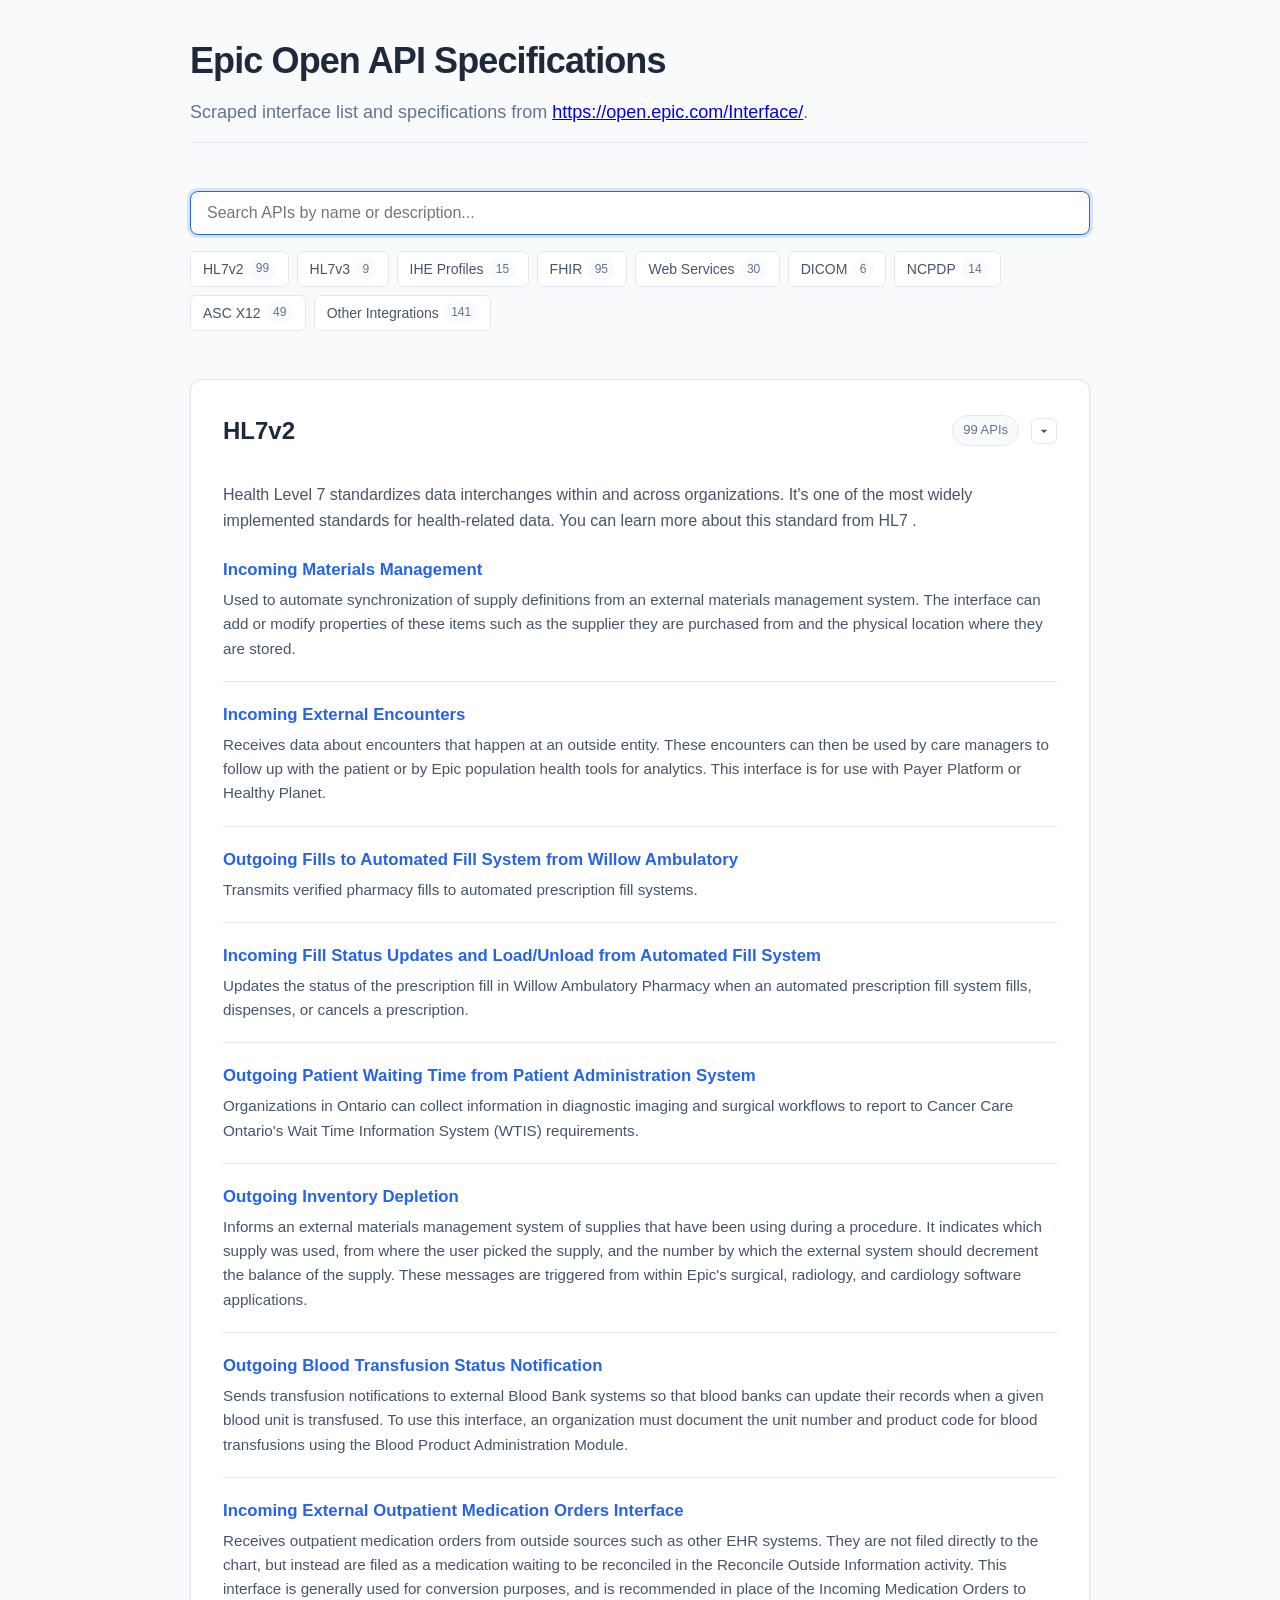
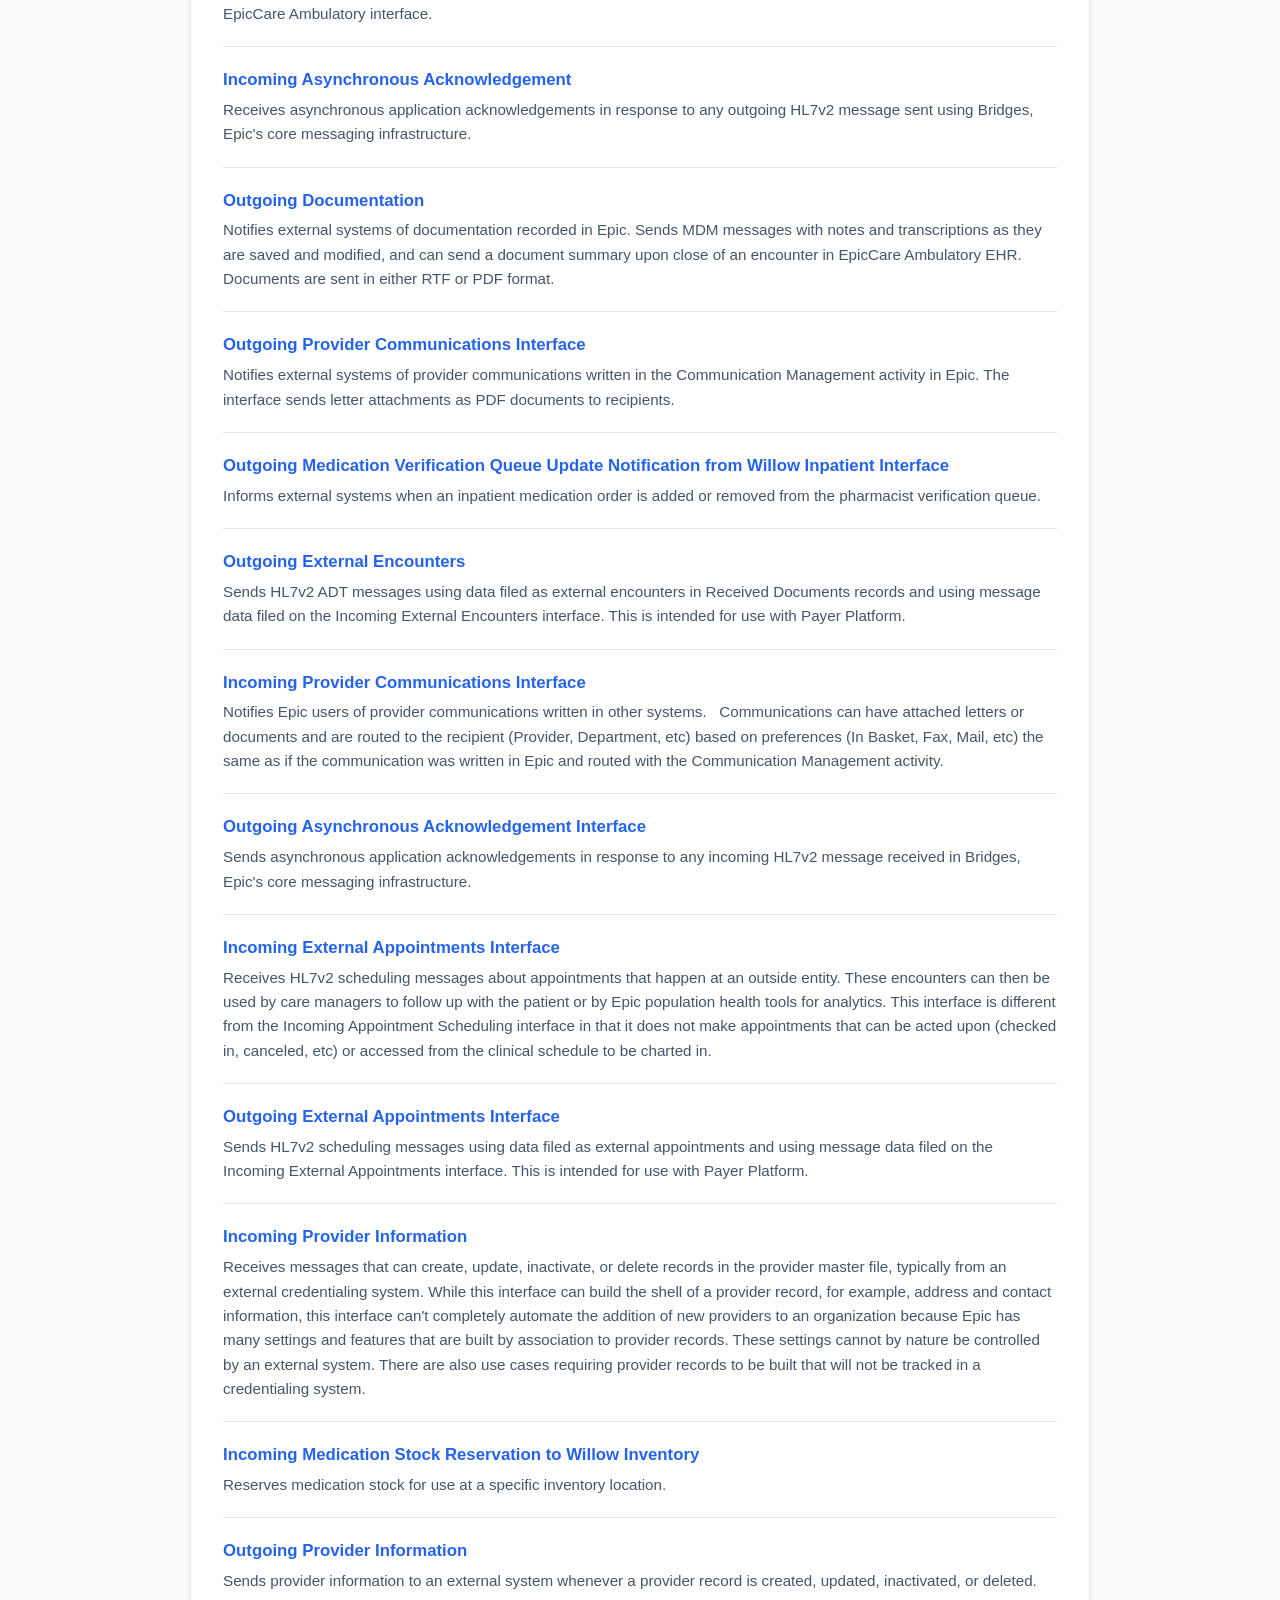
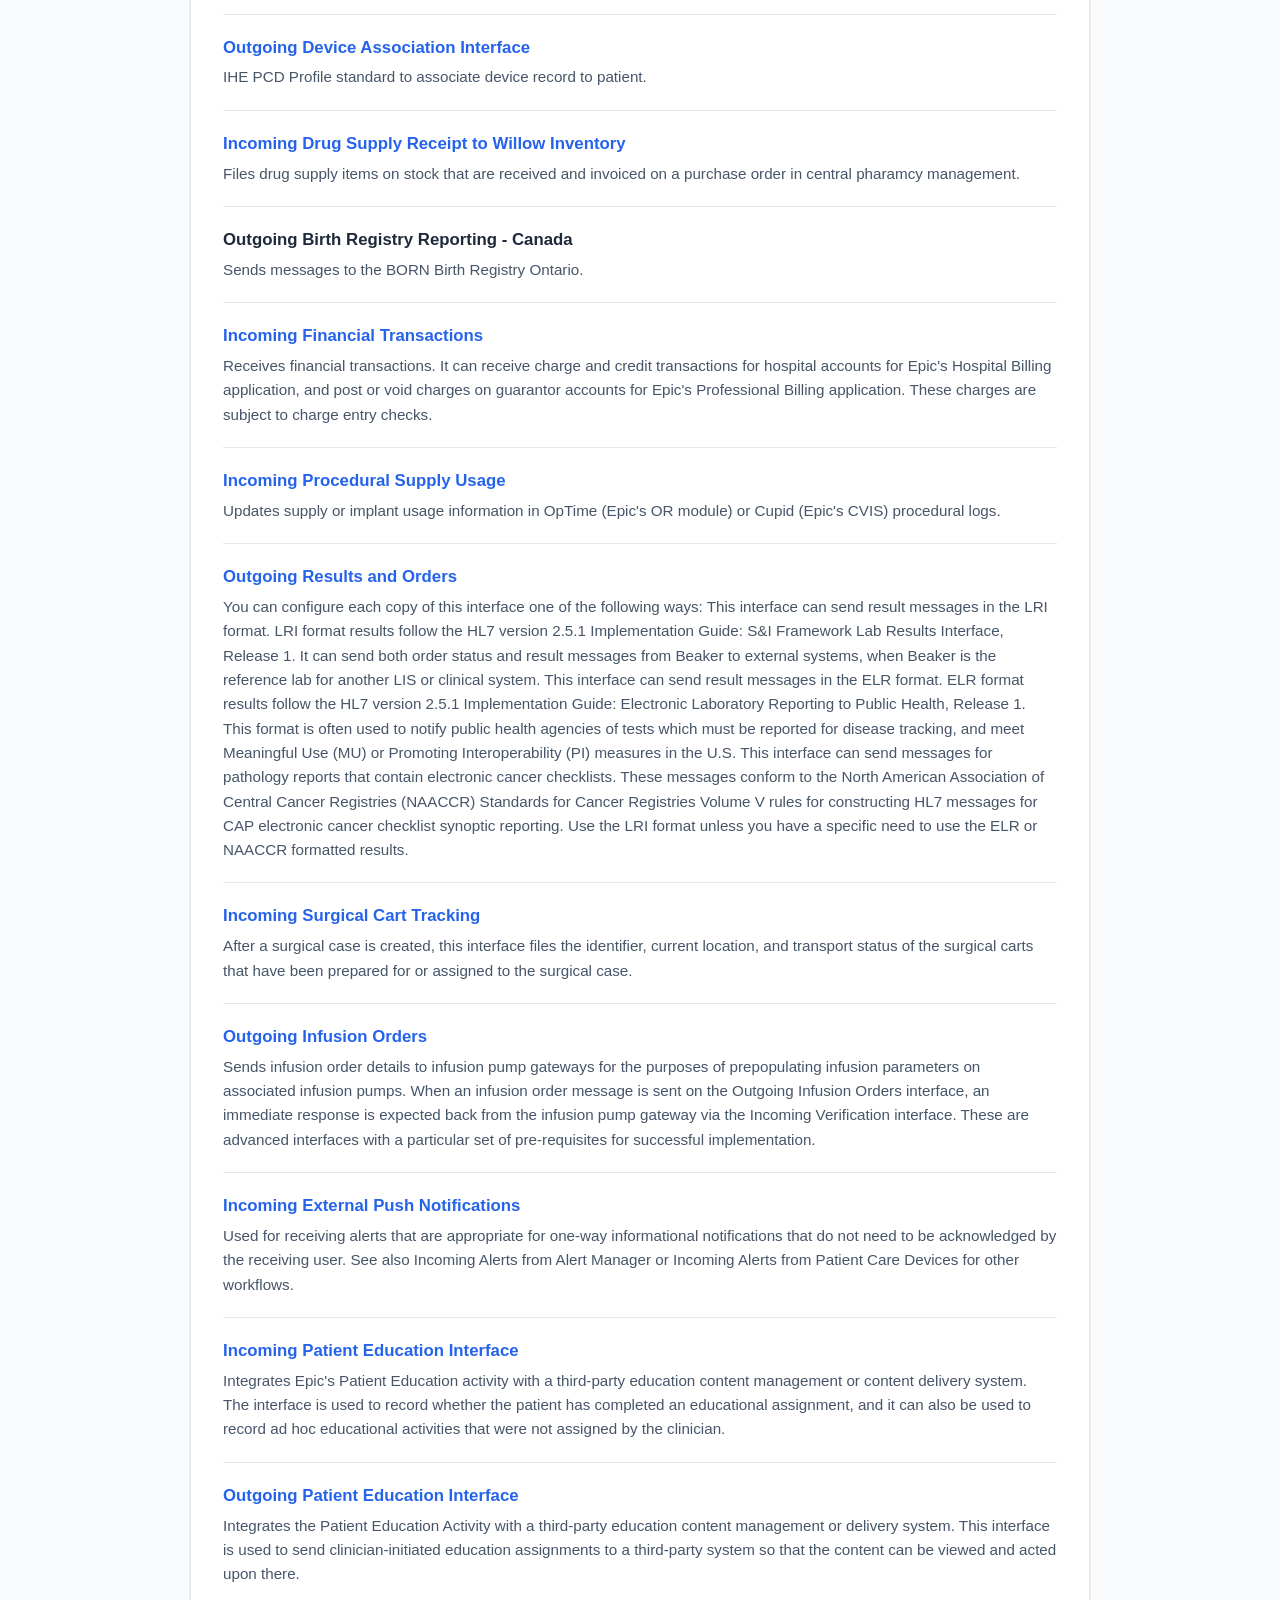
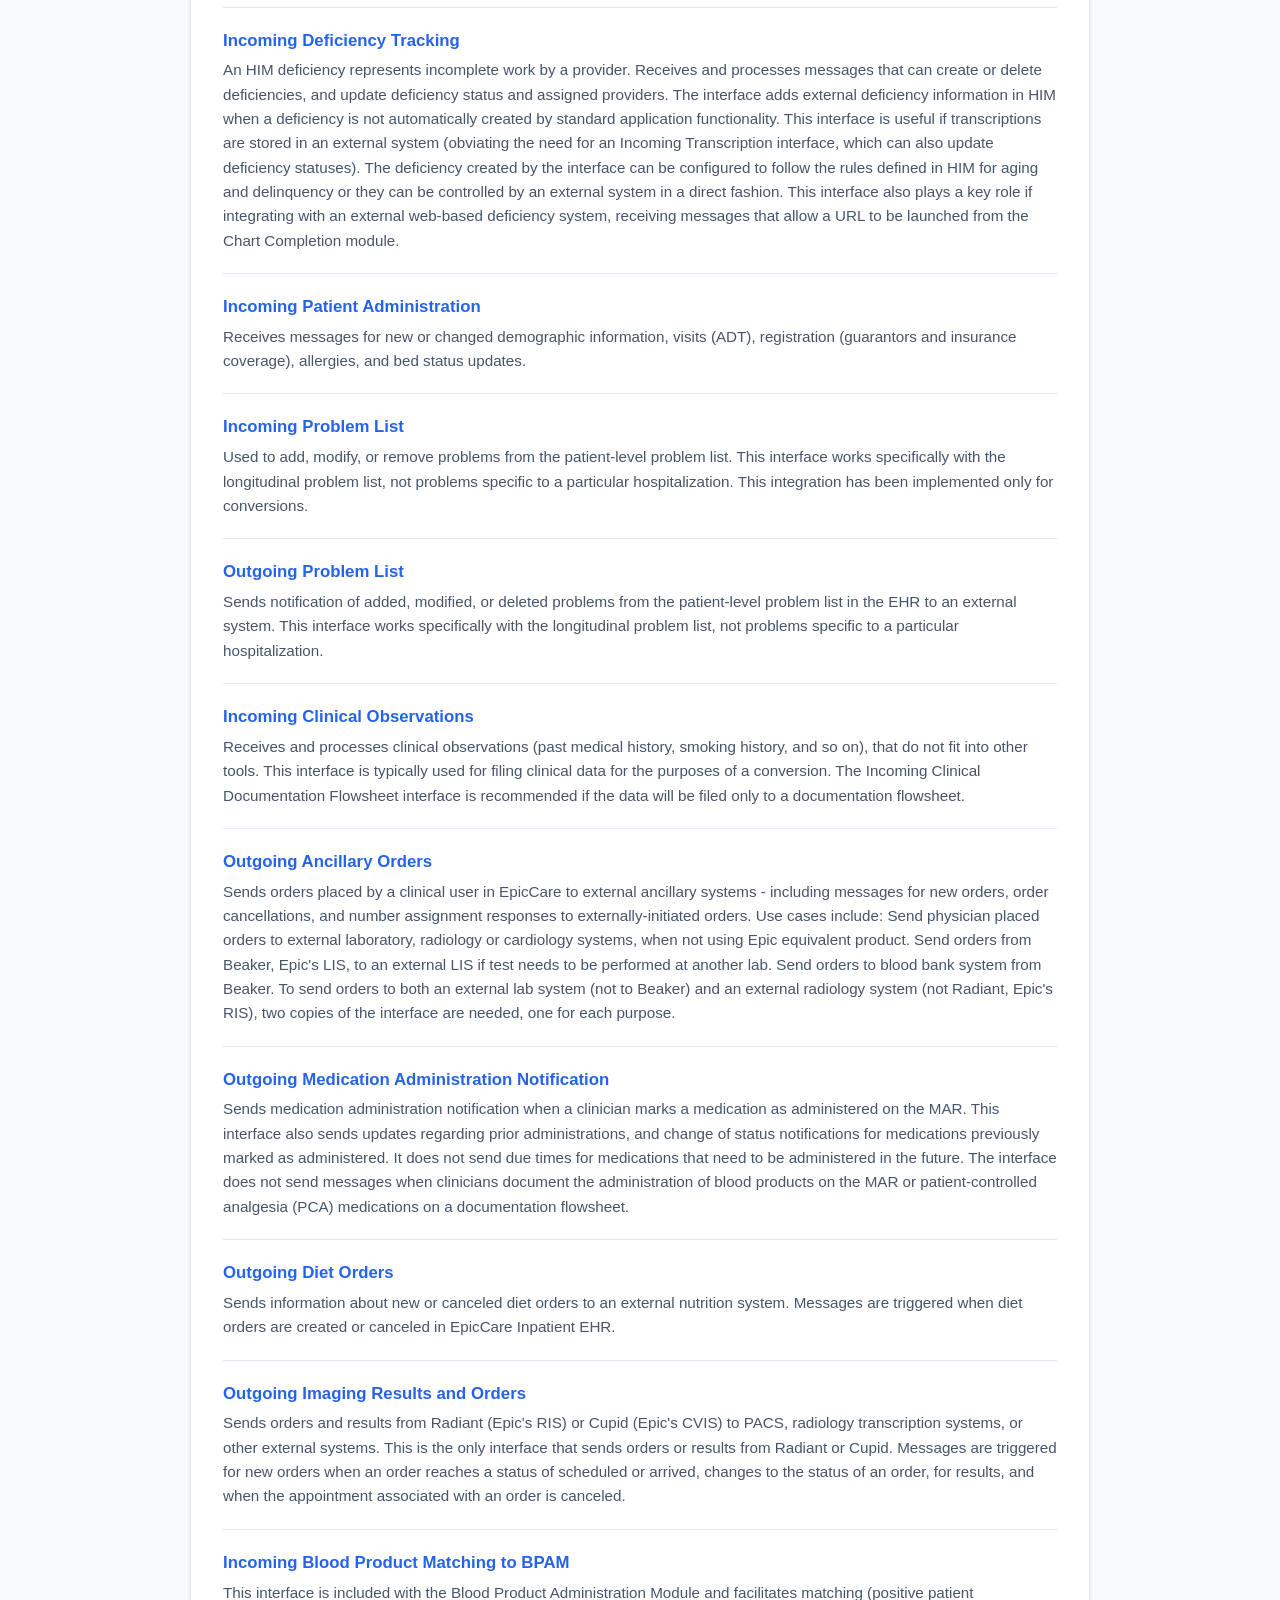
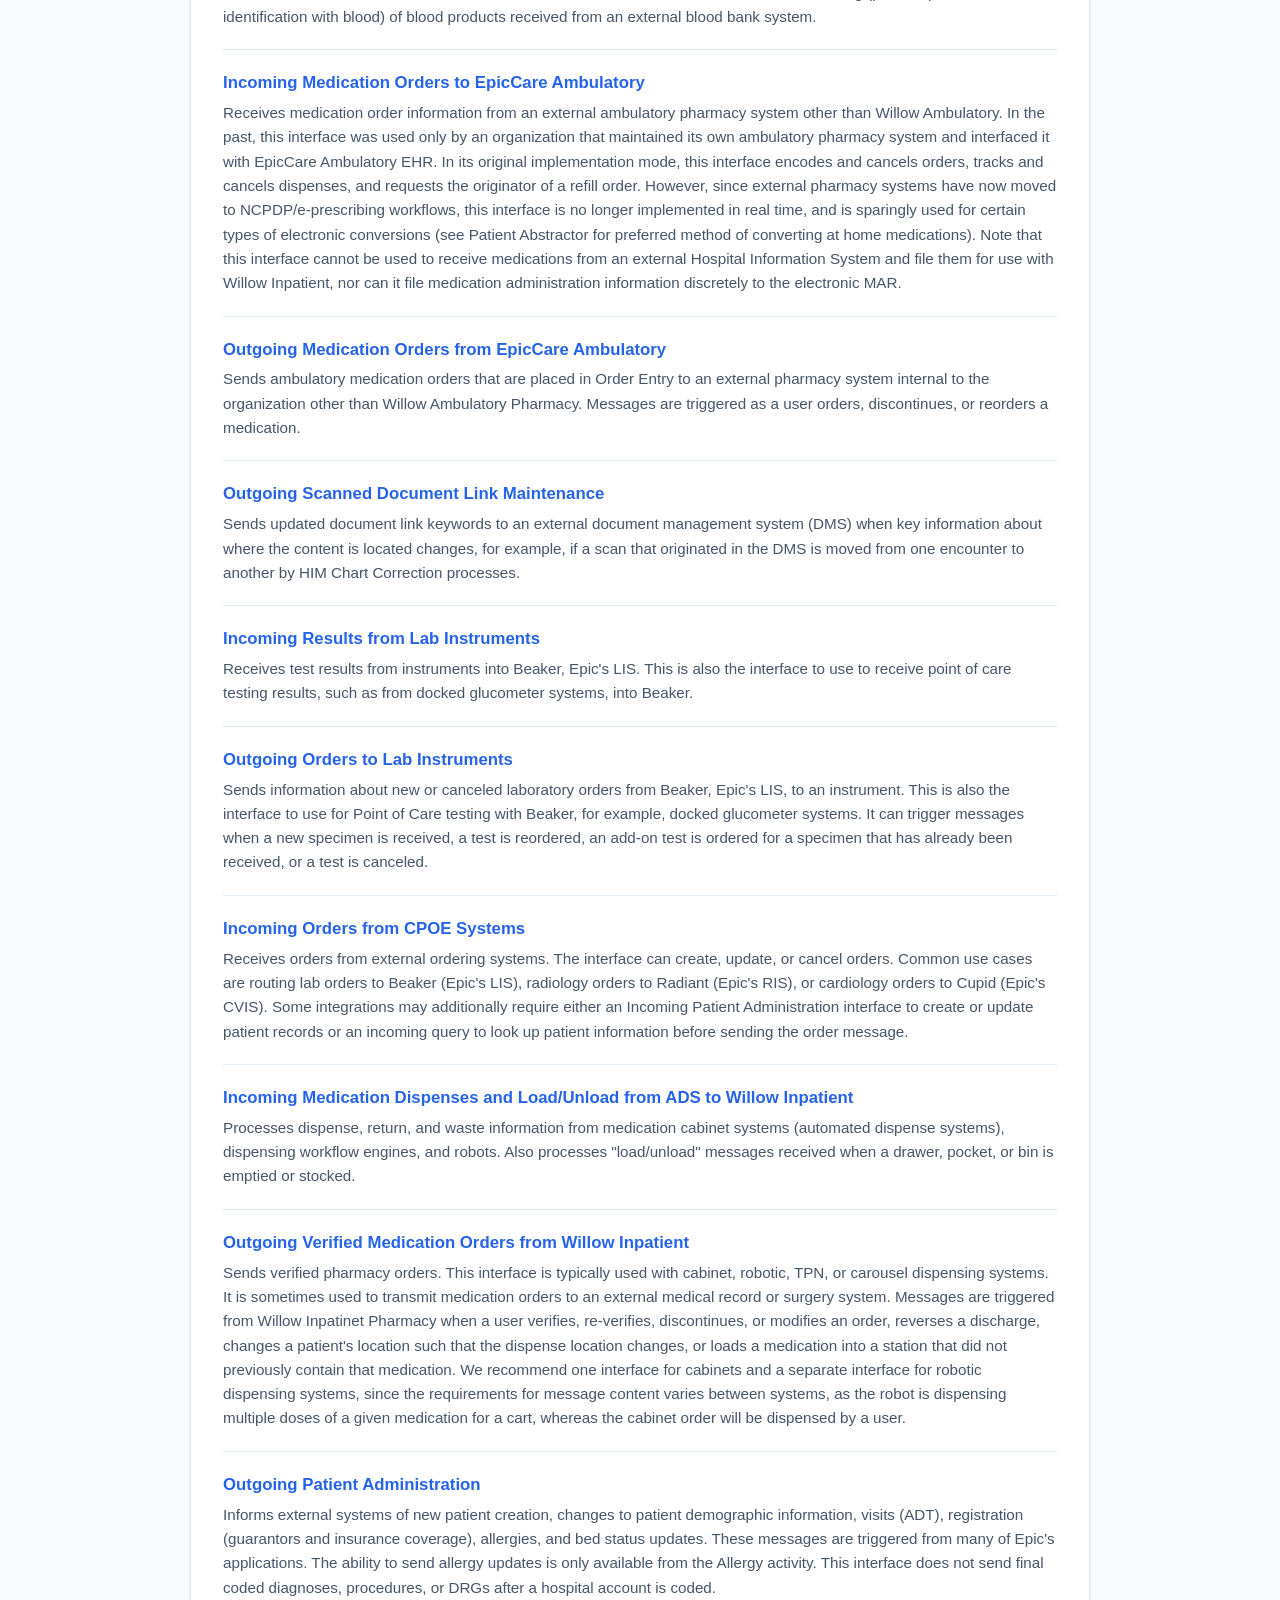
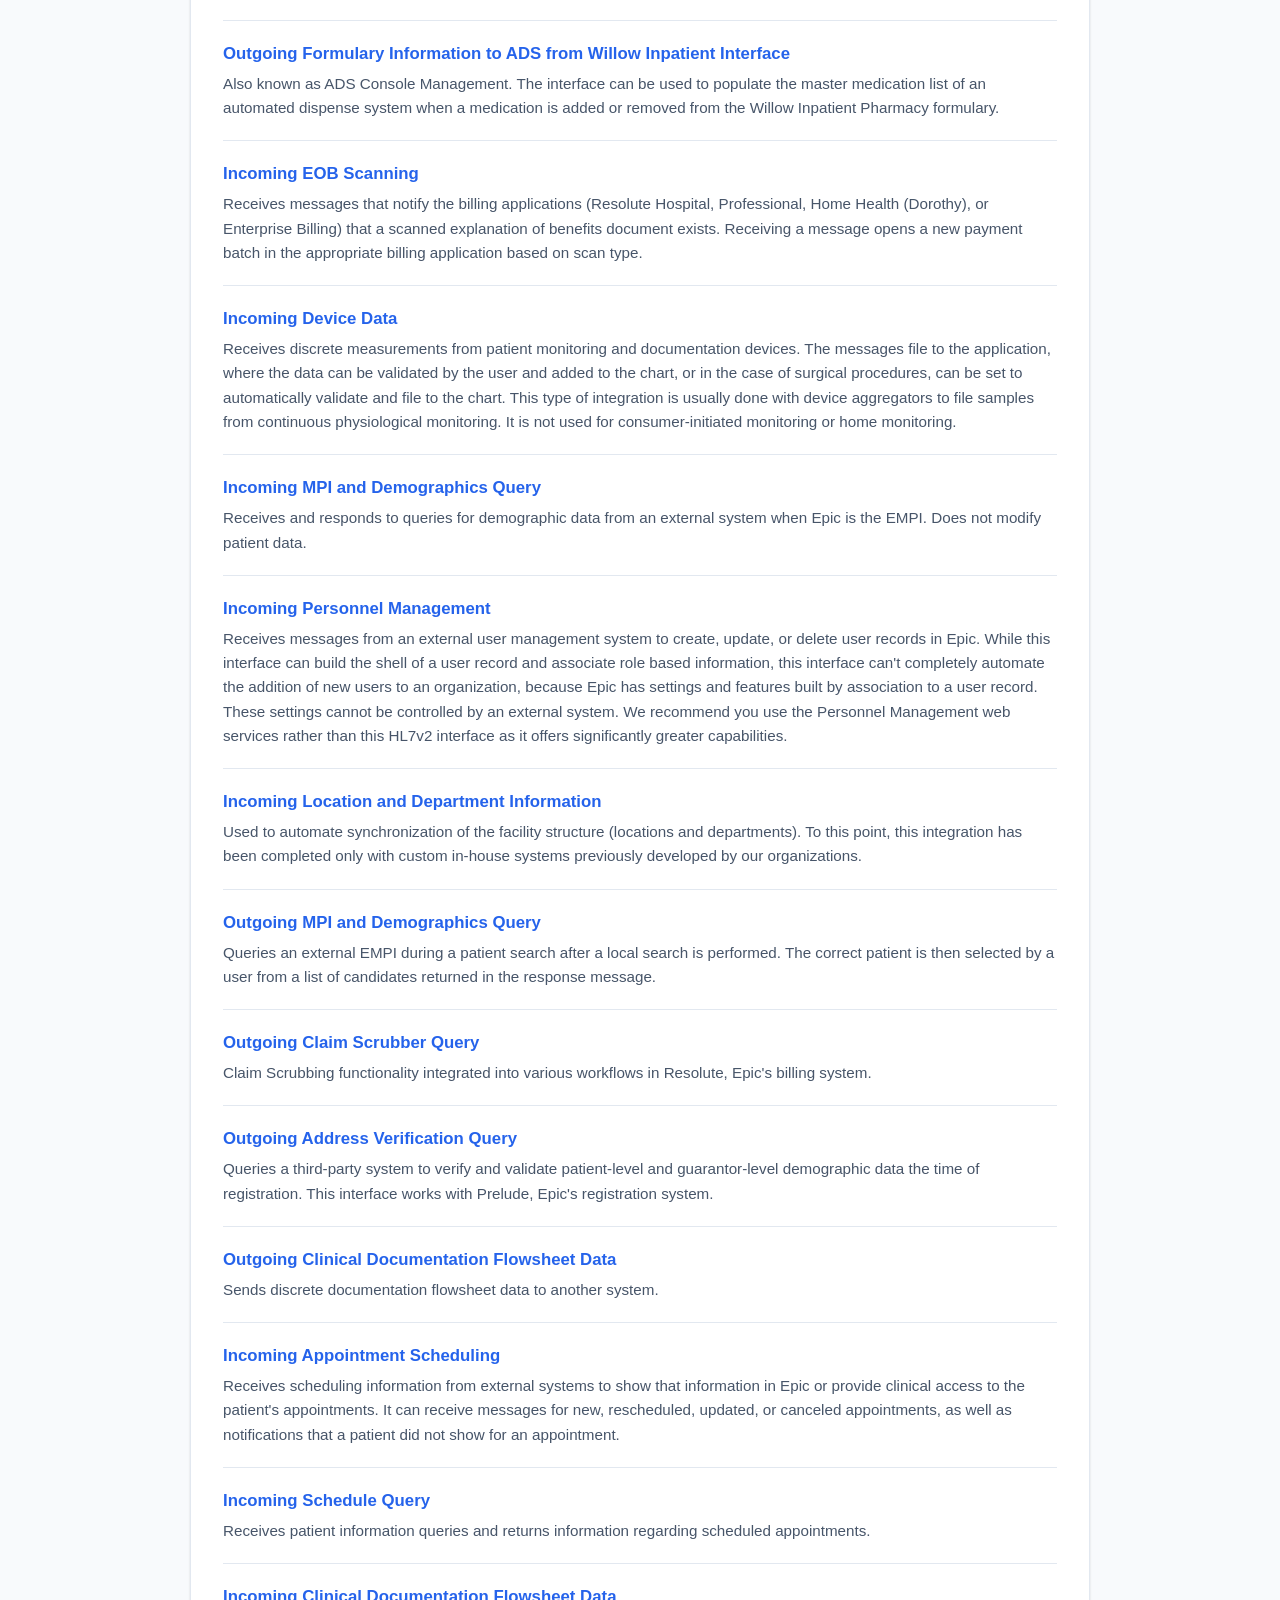
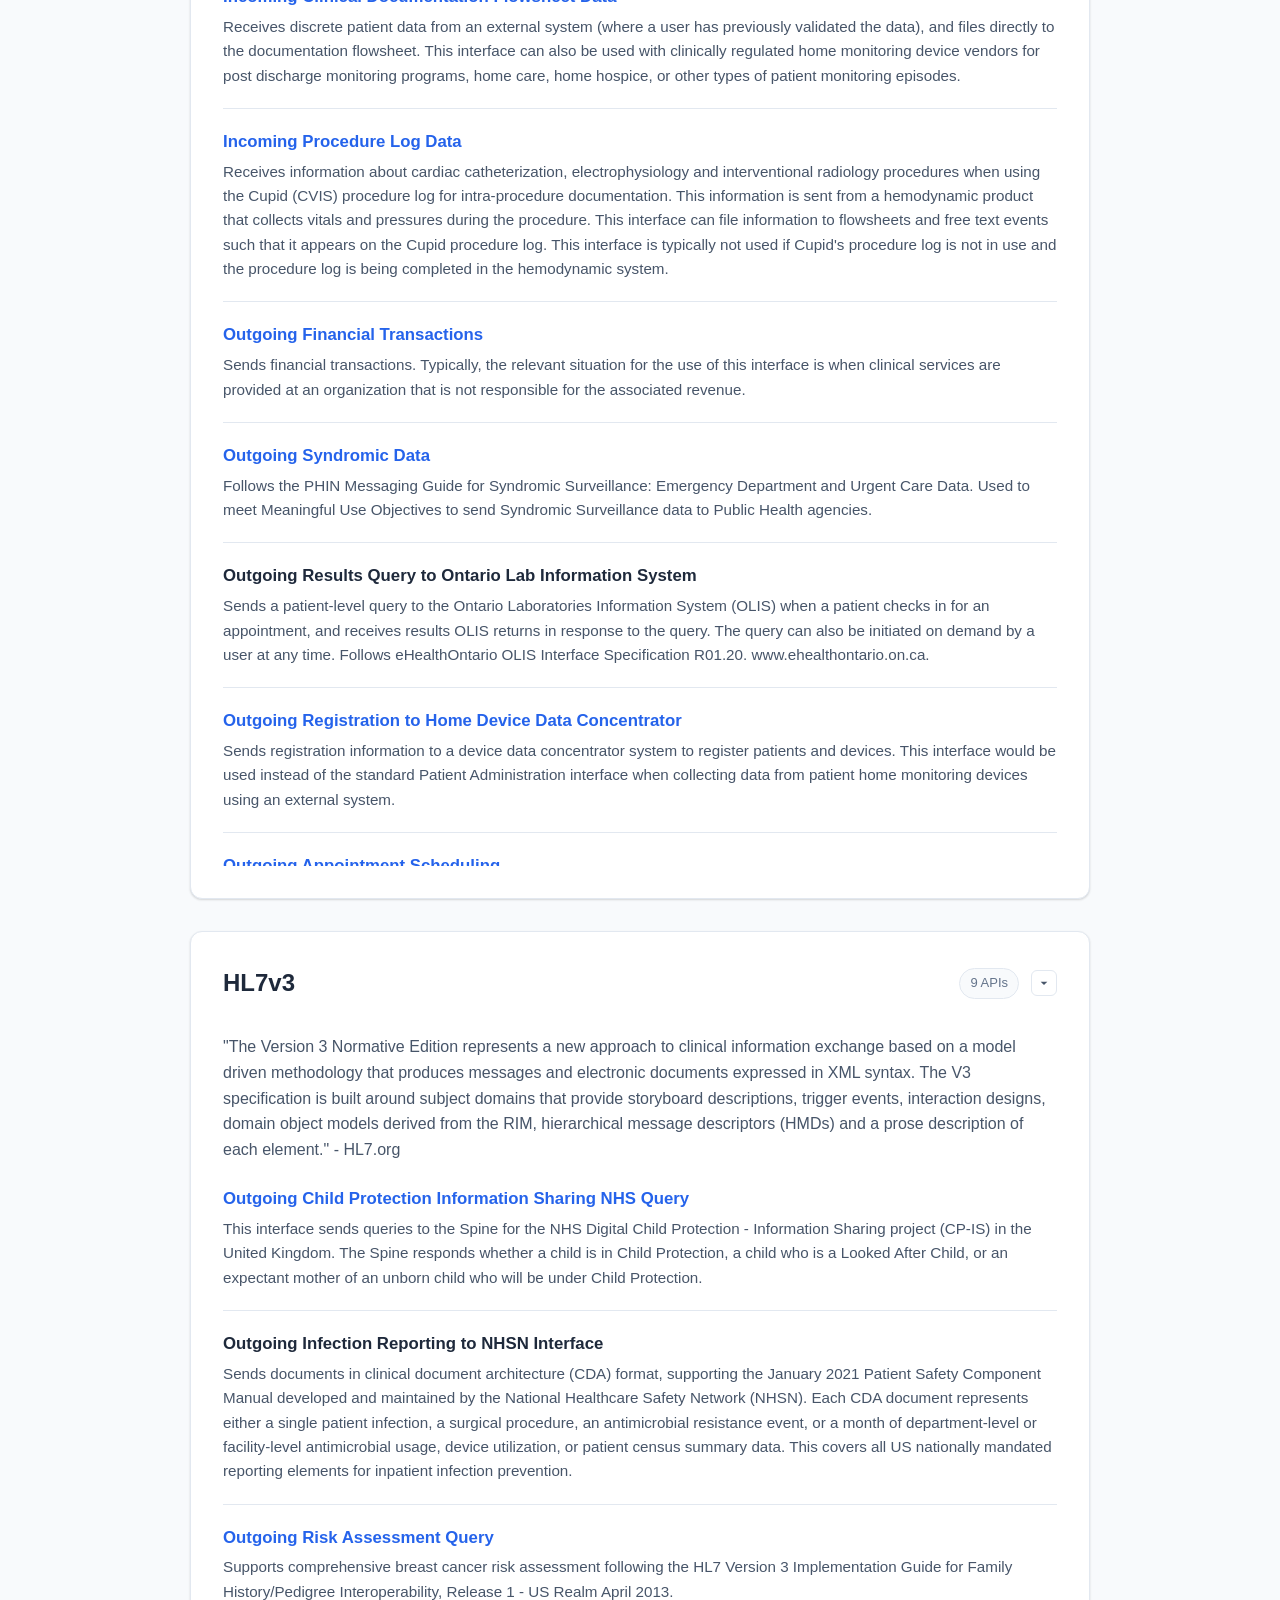
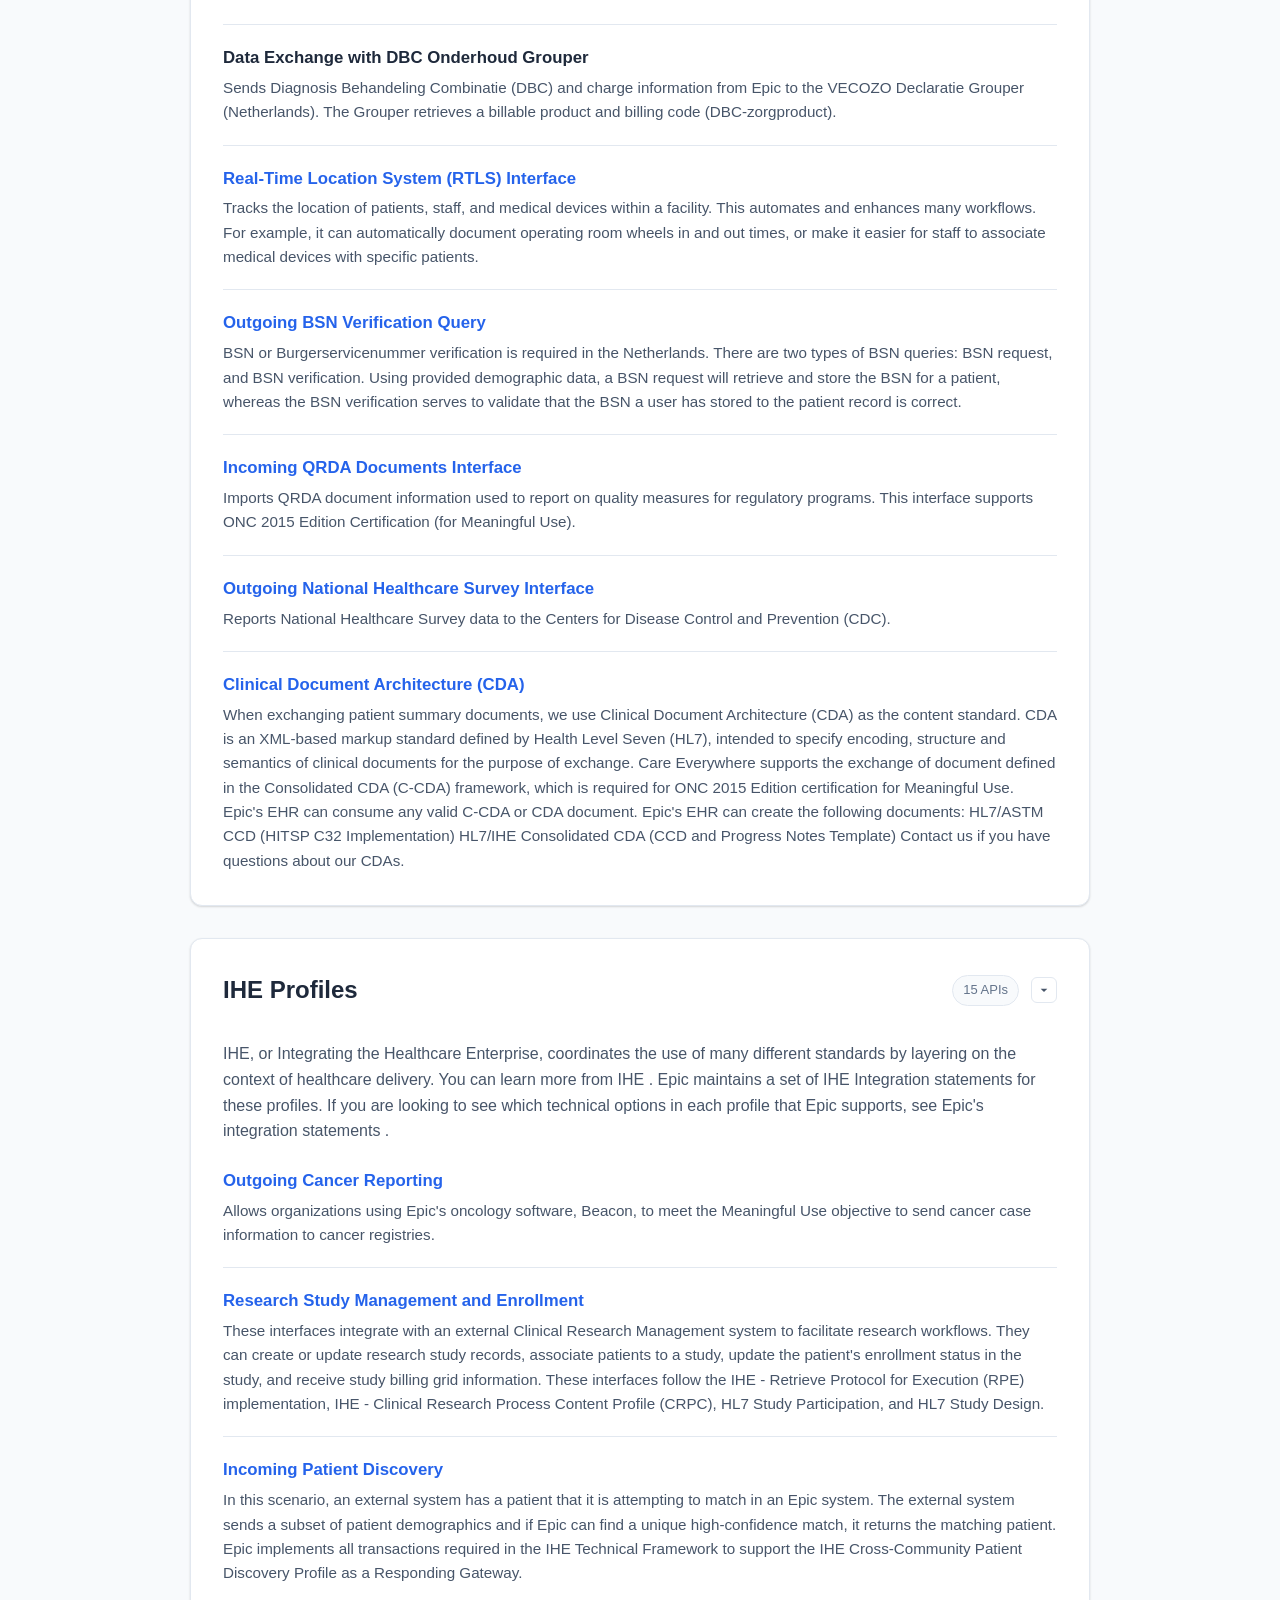
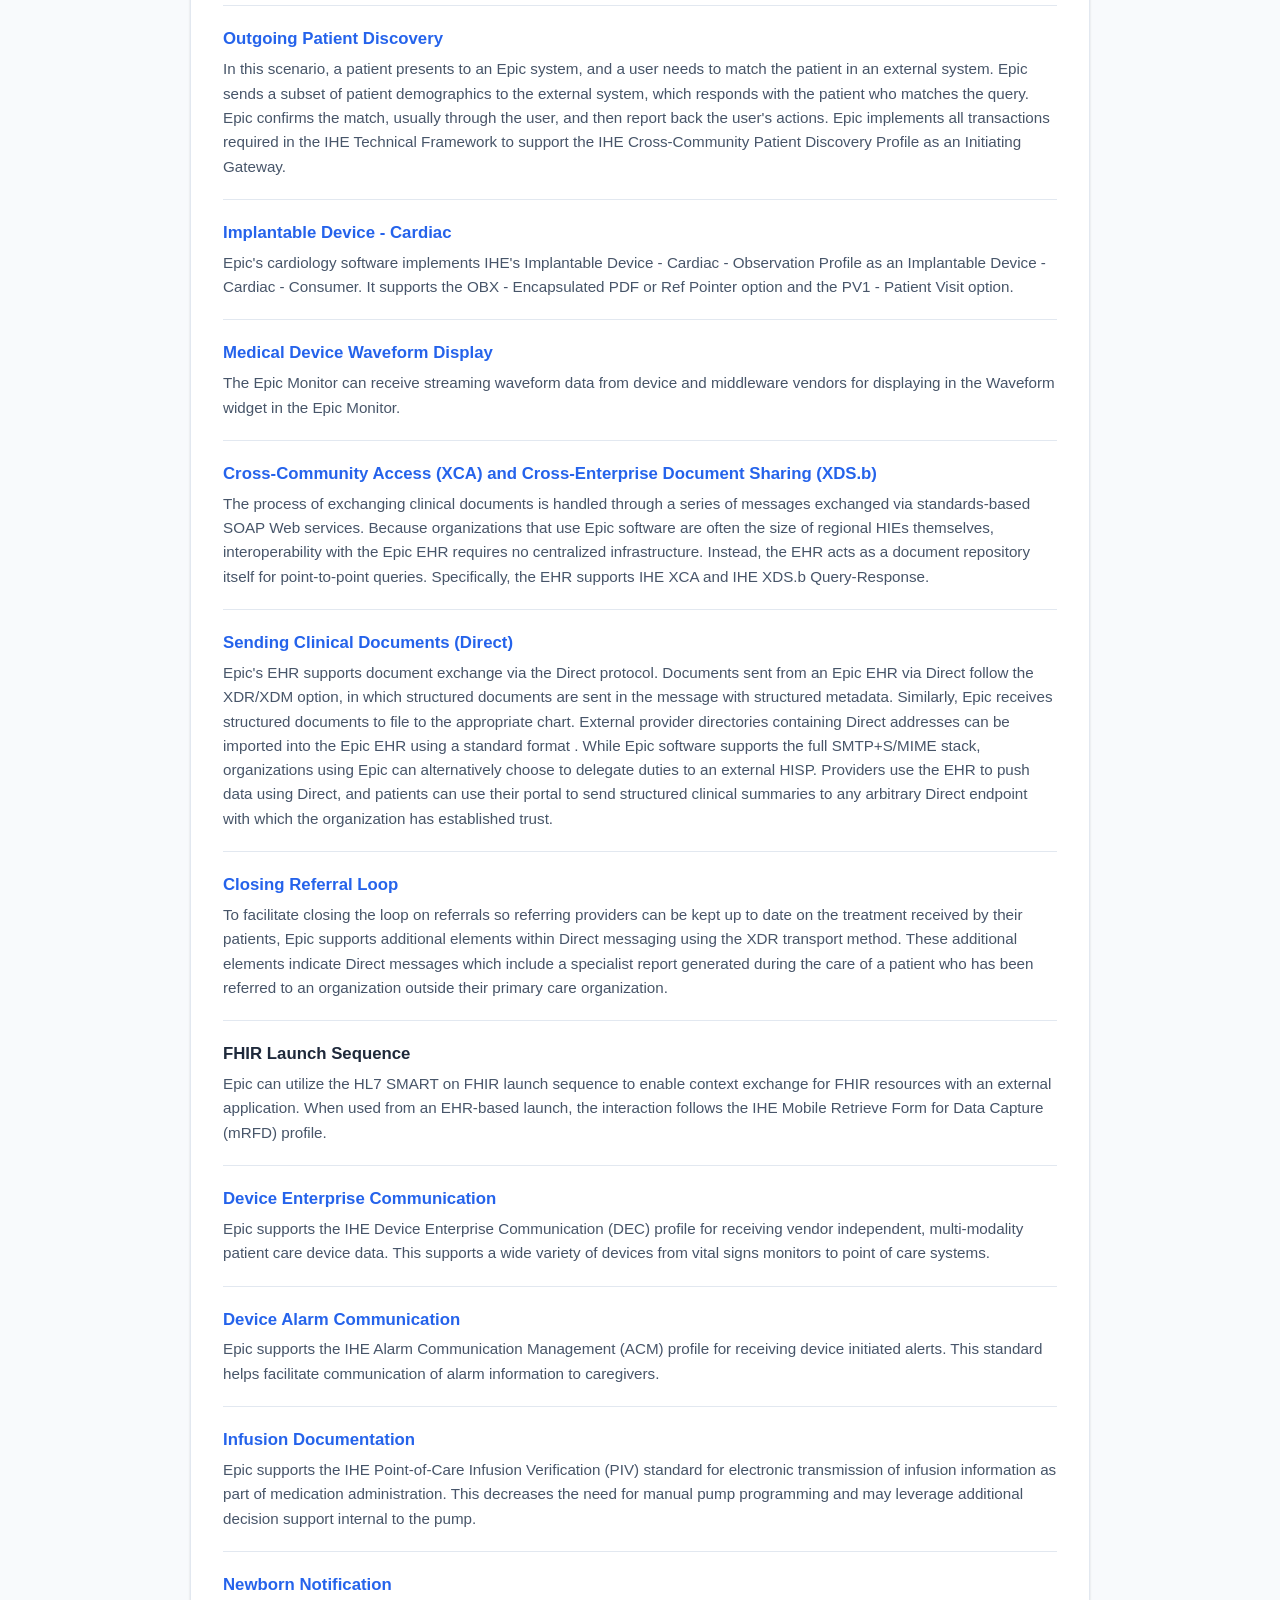
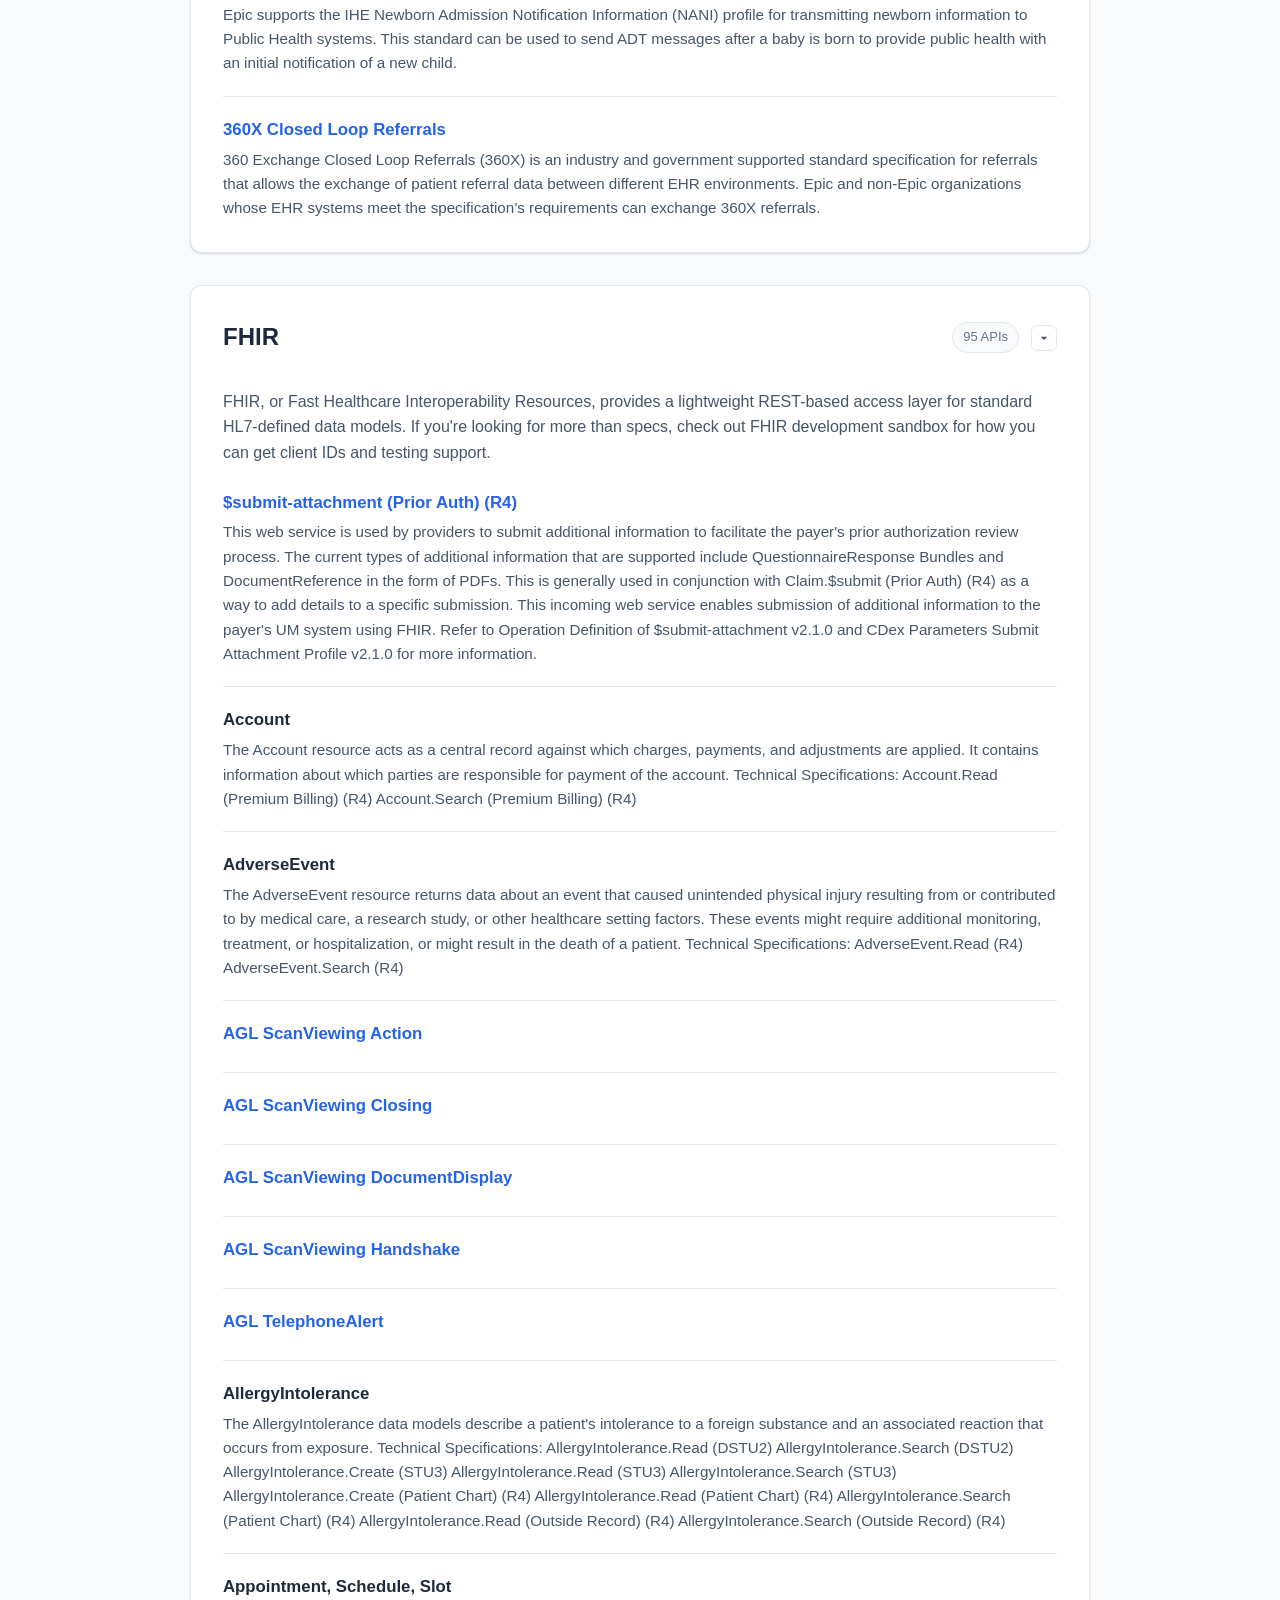
<file: docs/index.html>
<!DOCTYPE html>
<html lang='en'>
<head>
    <meta charset='utf-8'>
    <meta name='viewport' content='width=device-width, initial-scale=1.0'>
    <title>Epic Open API Specifications</title>
    <link rel='stylesheet' href='style.css'>
</head>
<body>
    <div class='container'>
        <header>
            <h1>Epic Open API Specifications</h1>
            <p class='subtitle'>Scraped interface list and specifications from <a href='https://open.epic.com/Interface/'>https://open.epic.com/Interface/</a>.</p>
        </header>
        <div class='sticky-bar'>
            <div class='search-container'>
                <input type='text' id='search-input' placeholder='Search APIs by name or description...' autofocus autocomplete='off'>
            </div>
            <nav class='nav-bar'>
                <a href='#hl7v2' class='nav-link'>HL7v2<span class='nav-count'>99</span></a>
                <a href='#hl7v3' class='nav-link'>HL7v3<span class='nav-count'>9</span></a>
                <a href='#iheprofiles' class='nav-link'>IHE Profiles<span class='nav-count'>15</span></a>
                <a href='#fhir' class='nav-link'>FHIR<span class='nav-count'>95</span></a>
                <a href='#webservices' class='nav-link'>Web Services<span class='nav-count'>30</span></a>
                <a href='#dicom' class='nav-link'>DICOM<span class='nav-count'>6</span></a>
                <a href='#ncpdp' class='nav-link'>NCPDP<span class='nav-count'>14</span></a>
                <a href='#ascx12' class='nav-link'>ASC X12<span class='nav-count'>49</span></a>
                <a href='#otherintegrations' class='nav-link'>Other Integrations<span class='nav-count'>141</span></a>
            </nav>
        </div>
        <main>
            <section class='interface-section' id='hl7v2'>
                <div class='interface-header'>
                    <h2 class='interface-title'><a href='https://open.epic.com/Interface/HL7v2' target='_blank' rel='noopener noreferrer'>HL7v2</a>                    </h2>
                    <div class='interface-header-actions'>
                        <span class='title-count'>99 APIs</span>
                        <button class='toggle-btn' aria-label='Toggle Section'>
                            <svg class='chevron' viewBox='0 0 24 24' width='16' height='16'><path d='M7 10l5 5 5-5H7z' fill='currentColor'/></svg>
                        </button>
                    </div>
                </div>
                <div class='interface-content'>
                    <p class='interface-desc'>Health Level 7 standardizes data interchanges within and across organizations. It's one of the most widely implemented standards for health-related data. You can learn more about this standard from  HL7 .</p>
                    <ul class='api-list'>
                    <li class='api-item'>
                        <div class='api-name'><a href='https://open.epic.com/Tech/TechSpec?spec=5357' target='_blank' rel='noopener noreferrer'>Incoming Materials Management</a></div>
                        <p class='api-desc'>Used to automate synchronization of supply definitions from an external materials management system. The interface can add or modify properties of these items such as the supplier they are purchased from and the physical location where they are stored.</p>
                    </li>
                    <li class='api-item'>
                        <div class='api-name'><a href='https://open.epic.com/Tech/TechSpec?spec=5369' target='_blank' rel='noopener noreferrer'>Incoming External Encounters</a></div>
                        <p class='api-desc'>Receives data about encounters that happen at an outside entity. These encounters can then be used by care managers to follow up with the patient or by Epic population health tools for analytics.  This interface is for use with Payer Platform or Healthy Planet.</p>
                    </li>
                    <li class='api-item'>
                        <div class='api-name'><a href='https://open.epic.com/Tech/TechSpec?spec=5274' target='_blank' rel='noopener noreferrer'>Outgoing Fills to Automated Fill System from Willow Ambulatory</a></div>
                        <p class='api-desc'>Transmits verified pharmacy fills to automated prescription fill systems.</p>
                    </li>
                    <li class='api-item'>
                        <div class='api-name'><a href='https://open.epic.com/Tech/TechSpec?spec=5365' target='_blank' rel='noopener noreferrer'>Incoming Fill Status Updates and Load/Unload from Automated Fill System</a></div>
                        <p class='api-desc'>Updates the status of the prescription fill in Willow Ambulatory Pharmacy when an automated prescription fill system fills, dispenses, or cancels a prescription.</p>
                    </li>
                    <li class='api-item'>
                        <div class='api-name'><a href='https://open.epic.com/Tech/TechSpec?spec=5235' target='_blank' rel='noopener noreferrer'>Outgoing Patient Waiting Time from Patient Administration System</a></div>
                        <p class='api-desc'>Organizations in Ontario can collect information in diagnostic imaging and surgical workflows to report to Cancer Care Ontario's Wait Time Information System (WTIS) requirements.</p>
                    </li>
                    <li class='api-item'>
                        <div class='api-name'><a href='https://open.epic.com/Tech/TechSpec?spec=5262' target='_blank' rel='noopener noreferrer'>Outgoing Inventory Depletion</a></div>
                        <p class='api-desc'>Informs an external materials management system of supplies that have been using during a procedure. It indicates which supply was used, from where the user picked the supply, and the number by which the external system should decrement the balance of the supply.  These messages are triggered from within Epic's surgical, radiology, and cardiology software applications.</p>
                    </li>
                    <li class='api-item'>
                        <div class='api-name'><a href='https://open.epic.com/Tech/TechSpec?spec=5292' target='_blank' rel='noopener noreferrer'>Outgoing Blood Transfusion Status Notification</a></div>
                        <p class='api-desc'>Sends transfusion notifications to external Blood Bank systems so that blood banks can update their records when a given blood unit is transfused. To use this interface, an organization must document the unit number and product code for blood transfusions using the Blood Product Administration Module.</p>
                    </li>
                    <li class='api-item'>
                        <div class='api-name'><a href='https://open.epic.com/Tech/TechSpec?spec=5368' target='_blank' rel='noopener noreferrer'>Incoming External Outpatient Medication Orders Interface</a></div>
                        <p class='api-desc'>Receives outpatient medication orders from outside sources such as other EHR systems.   They are not filed directly to the chart, but instead are filed as a medication waiting to be reconciled in the Reconcile Outside Information activity.  This interface is generally used for conversion purposes, and is recommended in place of the Incoming Medication Orders to EpicCare Ambulatory interface.</p>
                    </li>
                    <li class='api-item'>
                        <div class='api-name'><a href='https://open.epic.com/Tech/TechSpec?spec=5383' target='_blank' rel='noopener noreferrer'>Incoming Asynchronous Acknowledgement</a></div>
                        <p class='api-desc'>Receives asynchronous application acknowledgements in response to any outgoing HL7v2 message sent using Bridges, Epic's core messaging infrastructure.</p>
                    </li>
                    <li class='api-item'>
                        <div class='api-name'><a href='https://open.epic.com/Tech/TechSpec?spec=5279' target='_blank' rel='noopener noreferrer'>Outgoing Documentation</a></div>
                        <p class='api-desc'>Notifies external systems of documentation recorded in Epic. Sends MDM messages with notes and transcriptions as they are saved and modified, and can send a document summary upon close of an encounter in EpicCare Ambulatory EHR.  Documents are sent in either RTF or PDF format.</p>
                    </li>
                    <li class='api-item'>
                        <div class='api-name'><a href='https://open.epic.com/Tech/TechSpec?spec=5221' target='_blank' rel='noopener noreferrer'>Outgoing Provider Communications Interface</a></div>
                        <p class='api-desc'>Notifies external systems of provider communications written in the Communication Management activity in Epic. The interface sends letter attachments as PDF documents to recipients.</p>
                    </li>
                    <li class='api-item'>
                        <div class='api-name'><a href='https://open.epic.com/Tech/TechSpec?spec=5250' target='_blank' rel='noopener noreferrer'>Outgoing Medication Verification Queue Update Notification from Willow Inpatient Interface</a></div>
                        <p class='api-desc'>Informs external systems when an inpatient medication order is added or removed from the pharmacist verification queue.</p>
                    </li>
                    <li class='api-item'>
                        <div class='api-name'><a href='https://open.epic.com/Tech/TechSpec?spec=5276' target='_blank' rel='noopener noreferrer'>Outgoing External Encounters</a></div>
                        <p class='api-desc'>Sends HL7v2 ADT messages using data filed as external encounters in Received Documents records and using message data filed on the Incoming External Encounters interface. This is intended for use with Payer Platform.</p>
                    </li>
                    <li class='api-item'>
                        <div class='api-name'><a href='https://open.epic.com/Tech/TechSpec?spec=5331' target='_blank' rel='noopener noreferrer'>Incoming Provider Communications Interface</a></div>
                        <p class='api-desc'>Notifies Epic users of provider communications written in other systems.   Communications can have attached letters or documents and are routed to the recipient (Provider, Department, etc) based on preferences (In Basket, Fax, Mail, etc) the same as if the communication was written in Epic and routed with the Communication Management activity.</p>
                    </li>
                    <li class='api-item'>
                        <div class='api-name'><a href='https://open.epic.com/Tech/TechSpec?spec=5295' target='_blank' rel='noopener noreferrer'>Outgoing Asynchronous Acknowledgement Interface</a></div>
                        <p class='api-desc'>Sends asynchronous application acknowledgements in response to any incoming HL7v2 message received in Bridges, Epic's core messaging infrastructure.</p>
                    </li>
                    <li class='api-item'>
                        <div class='api-name'><a href='https://open.epic.com/Tech/TechSpec?spec=5371' target='_blank' rel='noopener noreferrer'>Incoming External Appointments Interface</a></div>
                        <p class='api-desc'>Receives HL7v2 scheduling messages about appointments that happen at an outside entity. These encounters can then be used by care managers to follow up with the patient or by Epic population health tools for analytics. This interface is different from the Incoming Appointment Scheduling interface in that it does not make appointments that can be acted upon (checked in, canceled, etc) or accessed from the clinical schedule to be charted in.</p>
                    </li>
                    <li class='api-item'>
                        <div class='api-name'><a href='https://open.epic.com/Tech/TechSpec?spec=6436' target='_blank' rel='noopener noreferrer'>Outgoing External Appointments Interface</a></div>
                        <p class='api-desc'>Sends HL7v2 scheduling messages using data filed as external appointments and using message data filed on the Incoming External Appointments interface.  This is intended for use with Payer Platform.</p>
                    </li>
                    <li class='api-item'>
                        <div class='api-name'><a href='https://open.epic.com/Tech/TechSpec?spec=5330' target='_blank' rel='noopener noreferrer'>Incoming Provider Information</a></div>
                        <p class='api-desc'>Receives messages that can create, update, inactivate, or delete records in the provider master file, typically from an external credentialing system. While this interface can build the shell of a provider record, for example, address and contact information, this interface can't completely automate the addition of new providers to an organization because Epic has many settings and features that are built by association to provider records.   These settings cannot by nature be controlled by an external system. There are also use cases requiring provider records to be built that will not be tracked in a credentialing system.</p>
                    </li>
                    <li class='api-item'>
                        <div class='api-name'><a href='https://open.epic.com/Tech/TechSpec?spec=5778' target='_blank' rel='noopener noreferrer'>Incoming Medication Stock Reservation to Willow Inventory</a></div>
                        <p class='api-desc'>Reserves medication stock for use at a specific inventory location.</p>
                    </li>
                    <li class='api-item'>
                        <div class='api-name'><a href='https://open.epic.com/Tech/TechSpec?spec=5220' target='_blank' rel='noopener noreferrer'>Outgoing Provider Information</a></div>
                        <p class='api-desc'>Sends provider information to an external system whenever a provider record is created, updated, inactivated, or deleted.</p>
                    </li>
                    <li class='api-item'>
                        <div class='api-name'><a href='https://open.epic.com/Tech/TechSpec?spec=10257' target='_blank' rel='noopener noreferrer'>Outgoing Device Association Interface</a></div>
                        <p class='api-desc'>IHE PCD Profile standard to associate device record to patient.</p>
                    </li>
                    <li class='api-item'>
                        <div class='api-name'><a href='https://open.epic.com/Tech/TechSpec?spec=6420' target='_blank' rel='noopener noreferrer'>Incoming Drug Supply Receipt to Willow Inventory</a></div>
                        <p class='api-desc'>Files drug supply items on stock that are received and invoiced on a purchase order in central pharamcy management.</p>
                    </li>
                    <li class='api-item'>
                        <div class='api-name'>Outgoing Birth Registry Reporting - Canada</div>
                        <p class='api-desc'>Sends messages to the BORN Birth Registry Ontario.</p>
                    </li>
                    <li class='api-item'>
                        <div class='api-name'><a href='https://open.epic.com/Tech/TechSpec?spec=5364' target='_blank' rel='noopener noreferrer'>Incoming Financial Transactions</a></div>
                        <p class='api-desc'>Receives financial transactions. It can receive charge and credit transactions for hospital accounts for Epic's Hospital Billing application, and post or void charges on guarantor accounts for Epic's Professional Billing application. These charges are subject to charge entry checks.</p>
                    </li>
                    <li class='api-item'>
                        <div class='api-name'><a href='https://open.epic.com/Tech/TechSpec?spec=5334' target='_blank' rel='noopener noreferrer'>Incoming Procedural Supply Usage</a></div>
                        <p class='api-desc'>Updates supply or implant usage information in OpTime (Epic's OR module) or Cupid (Epic's CVIS) procedural logs.</p>
                    </li>
                    <li class='api-item'>
                        <div class='api-name'><a href='https://open.epic.com/Tech/TechSpec?spec=5211' target='_blank' rel='noopener noreferrer'>Outgoing Results and Orders</a></div>
                        <p class='api-desc'>You can configure each copy of this interface one of the following ways: This interface can send result messages in the LRI format. LRI format results follow the HL7 version 2.5.1 Implementation Guide: S&I Framework Lab Results Interface, Release 1. It can send both order status and result messages from Beaker to external systems, when Beaker is the reference lab for another LIS or clinical system. This interface can send result messages in the ELR format. ELR format results follow the HL7 version 2.5.1 Implementation Guide: Electronic Laboratory Reporting to Public Health, Release 1. This format is often used to notify public health agencies of tests which must be reported for disease tracking, and meet Meaningful Use (MU) or Promoting Interoperability (PI) measures in the U.S. This interface can send messages for pathology reports that contain electronic cancer checklists. These messages conform to the North American Association of Central Cancer Registries (NAACCR) Standards for Cancer Registries Volume V rules for constructing HL7 messages for CAP electronic cancer checklist synoptic reporting. Use the LRI format unless you have a specific need to use the ELR or NAACCR formatted results.</p>
                    </li>
                    <li class='api-item'>
                        <div class='api-name'><a href='https://open.epic.com/Tech/TechSpec?spec=5319' target='_blank' rel='noopener noreferrer'>Incoming Surgical Cart Tracking</a></div>
                        <p class='api-desc'>After a surgical case is created, this interface files the identifier, current location, and transport status of the surgical carts that have been prepared for or assigned to the surgical case.</p>
                    </li>
                    <li class='api-item'>
                        <div class='api-name'><a href='https://open.epic.com/Tech/TechSpec?spec=5264' target='_blank' rel='noopener noreferrer'>Outgoing Infusion Orders</a></div>
                        <p class='api-desc'>Sends infusion order details to infusion pump gateways for the purposes of prepopulating infusion parameters on associated infusion pumps. When an infusion order message is sent on the Outgoing Infusion Orders interface, an immediate response is expected back from the infusion pump gateway via the Incoming Verification interface. These are advanced interfaces with a particular set of pre-requisites for successful implementation.</p>
                    </li>
                    <li class='api-item'>
                        <div class='api-name'><a href='https://open.epic.com/Tech/TechSpec?spec=9907' target='_blank' rel='noopener noreferrer'>Incoming External Push Notifications</a></div>
                        <p class='api-desc'>Used for receiving alerts that are appropriate for one-way informational notifications that do not need to be acknowledged by the receiving user. See also Incoming Alerts from Alert Manager or Incoming Alerts from Patient Care Devices for other workflows.</p>
                    </li>
                    <li class='api-item'>
                        <div class='api-name'><a href='https://open.epic.com/Tech/TechSpec?spec=5340' target='_blank' rel='noopener noreferrer'>Incoming Patient Education Interface</a></div>
                        <p class='api-desc'>Integrates Epic's Patient Education activity with a third-party education content management or content delivery system. The interface is used to record whether the patient has completed an educational assignment, and it can also be used to record ad hoc educational activities that were not assigned by the clinician.</p>
                    </li>
                    <li class='api-item'>
                        <div class='api-name'><a href='https://open.epic.com/Tech/TechSpec?spec=5236' target='_blank' rel='noopener noreferrer'>Outgoing Patient Education Interface</a></div>
                        <p class='api-desc'>Integrates the Patient Education Activity with a third-party education content management or delivery system. This interface is used to send clinician-initiated education assignments to a third-party system so that the content can be viewed and acted upon there.</p>
                    </li>
                    <li class='api-item'>
                        <div class='api-name'><a href='https://open.epic.com/Tech/TechSpec?spec=5375' target='_blank' rel='noopener noreferrer'>Incoming Deficiency Tracking</a></div>
                        <p class='api-desc'>An HIM deficiency represents incomplete work by a provider. Receives and processes messages that can create or delete deficiencies, and update deficiency status and assigned providers. The interface adds external deficiency information in HIM when a deficiency is not automatically created by standard application functionality. This interface is useful if transcriptions are stored in an external system (obviating the need for an Incoming Transcription interface, which can also update deficiency statuses). The deficiency created by the interface can be configured to follow the rules defined in HIM for aging and delinquency or they can be controlled by an external system in a direct fashion. This interface also plays a key role if integrating with an external web-based deficiency system, receiving messages that allow a URL to be launched from the Chart Completion module.</p>
                    </li>
                    <li class='api-item'>
                        <div class='api-name'><a href='https://open.epic.com/Tech/TechSpec?spec=5342' target='_blank' rel='noopener noreferrer'>Incoming Patient Administration</a></div>
                        <p class='api-desc'>Receives messages for new or changed demographic information, visits (ADT), registration (guarantors and insurance coverage), allergies, and bed status updates.</p>
                    </li>
                    <li class='api-item'>
                        <div class='api-name'><a href='https://open.epic.com/Tech/TechSpec?spec=5335' target='_blank' rel='noopener noreferrer'>Incoming Problem List</a></div>
                        <p class='api-desc'>Used to add, modify, or remove problems from the patient-level problem list. This interface works specifically with the longitudinal problem list, not problems specific to a particular hospitalization. This integration has been implemented only for conversions.</p>
                    </li>
                    <li class='api-item'>
                        <div class='api-name'><a href='https://open.epic.com/Tech/TechSpec?spec=5223' target='_blank' rel='noopener noreferrer'>Outgoing Problem List</a></div>
                        <p class='api-desc'>Sends notification of added, modified, or deleted problems from the patient-level problem list in the EHR to an external system. This interface works specifically with the longitudinal problem list, not problems specific to a particular hospitalization.</p>
                    </li>
                    <li class='api-item'>
                        <div class='api-name'><a href='https://open.epic.com/Tech/TechSpec?spec=5378' target='_blank' rel='noopener noreferrer'>Incoming Clinical Observations</a></div>
                        <p class='api-desc'>Receives and processes clinical observations (past medical history, smoking history, and so on), that do not fit into other tools. This interface is typically used for filing clinical data for the purposes of a conversion. The Incoming Clinical Documentation Flowsheet interface is recommended if the data will be filed only to a documentation flowsheet.</p>
                    </li>
                    <li class='api-item'>
                        <div class='api-name'><a href='https://open.epic.com/Tech/TechSpec?spec=5298' target='_blank' rel='noopener noreferrer'>Outgoing Ancillary Orders</a></div>
                        <p class='api-desc'>Sends orders placed by a clinical user in EpicCare to external ancillary systems - including messages for new orders, order cancellations, and number assignment responses to externally-initiated orders.  Use cases include:  Send physician placed orders to external laboratory, radiology or cardiology systems, when not using Epic equivalent product.  Send orders from Beaker, Epic's LIS, to an external LIS if test needs to be performed at another lab. Send orders to blood bank system from Beaker.  To send orders to both an external lab system (not to Beaker) and an external radiology system (not Radiant, Epic's RIS), two copies of the interface are needed, one for each purpose.</p>
                    </li>
                    <li class='api-item'>
                        <div class='api-name'><a href='https://open.epic.com/Tech/TechSpec?spec=5259' target='_blank' rel='noopener noreferrer'>Outgoing Medication Administration Notification</a></div>
                        <p class='api-desc'>Sends medication administration notification when a clinician marks a medication as administered on the MAR. This interface also sends updates regarding prior administrations, and change of status notifications for medications previously marked as administered. It does not send due times for medications that need to be administered in the future. The interface does not send messages when clinicians document the administration of blood products on the MAR or patient-controlled analgesia (PCA) medications on a documentation flowsheet.</p>
                    </li>
                    <li class='api-item'>
                        <div class='api-name'><a href='https://open.epic.com/Tech/TechSpec?spec=5280' target='_blank' rel='noopener noreferrer'>Outgoing Diet Orders</a></div>
                        <p class='api-desc'>Sends information about new or canceled diet orders to an external nutrition system. Messages are triggered when diet orders are created or canceled in EpicCare Inpatient EHR.</p>
                    </li>
                    <li class='api-item'>
                        <div class='api-name'><a href='https://open.epic.com/Tech/TechSpec?spec=5265' target='_blank' rel='noopener noreferrer'>Outgoing Imaging Results and Orders</a></div>
                        <p class='api-desc'>Sends orders and results from Radiant (Epic's RIS)  or Cupid (Epic's CVIS) to PACS, radiology transcription systems, or other external systems. This is the only interface that sends orders or results from Radiant or Cupid. Messages are triggered for new orders when an order reaches a status of scheduled or arrived, changes to the status of an order, for results, and when the appointment associated with an order is canceled.</p>
                    </li>
                    <li class='api-item'>
                        <div class='api-name'><a href='https://open.epic.com/Tech/TechSpec?spec=5382' target='_blank' rel='noopener noreferrer'>Incoming Blood Product Matching to BPAM</a></div>
                        <p class='api-desc'>This interface is included with the Blood Product Administration Module and facilitates matching (positive patient identification with blood) of blood products received from an external blood bank system.</p>
                    </li>
                    <li class='api-item'>
                        <div class='api-name'><a href='https://open.epic.com/Tech/TechSpec?spec=5349' target='_blank' rel='noopener noreferrer'>Incoming Medication Orders to EpicCare Ambulatory</a></div>
                        <p class='api-desc'>Receives medication order information from an external ambulatory pharmacy system other than Willow Ambulatory. In the past, this interface was used only by an organization that maintained its own ambulatory pharmacy system and interfaced it with EpicCare Ambulatory EHR.   In its original implementation mode, this interface encodes and cancels orders, tracks and cancels dispenses, and requests the originator of a refill order. However, since external pharmacy systems have now moved to NCPDP/e-prescribing workflows, this interface is no longer implemented in real time, and is sparingly used for certain types of electronic conversions (see Patient Abstractor for preferred method of converting at home medications).  Note that this interface cannot be used to receive medications from an external Hospital Information System and file them for use with Willow Inpatient, nor can it file medication administration information discretely to the electronic MAR.</p>
                    </li>
                    <li class='api-item'>
                        <div class='api-name'><a href='https://open.epic.com/Tech/TechSpec?spec=5253' target='_blank' rel='noopener noreferrer'>Outgoing Medication Orders from EpicCare Ambulatory</a></div>
                        <p class='api-desc'>Sends ambulatory medication orders that are placed in Order Entry to an external pharmacy system internal to the organization other than Willow Ambulatory Pharmacy. Messages are triggered as a user orders, discontinues, or reorders a medication.</p>
                    </li>
                    <li class='api-item'>
                        <div class='api-name'><a href='https://open.epic.com/Tech/TechSpec?spec=5210' target='_blank' rel='noopener noreferrer'>Outgoing Scanned Document Link Maintenance</a></div>
                        <p class='api-desc'>Sends updated document link keywords to an external document management system (DMS) when key information about where the content is located changes, for example, if a scan that originated in the DMS is moved from one encounter to another by HIM Chart Correction processes.</p>
                    </li>
                    <li class='api-item'>
                        <div class='api-name'><a href='https://open.epic.com/Tech/TechSpec?spec=8000' target='_blank' rel='noopener noreferrer'>Incoming Results from Lab Instruments</a></div>
                        <p class='api-desc'>Receives test results from instruments into Beaker, Epic's LIS. This is also the interface to use to receive point of care testing results, such as from docked glucometer systems, into Beaker.</p>
                    </li>
                    <li class='api-item'>
                        <div class='api-name'><a href='https://open.epic.com/Tech/TechSpec?spec=staged%2FOutgoing%20Orders%20to%20Lab%20Instruments%20Interface%20Technical%20Specification.pdf' target='_blank' rel='noopener noreferrer'>Outgoing Orders to Lab Instruments</a></div>
                        <p class='api-desc'>Sends information about new or canceled laboratory orders from Beaker, Epic's LIS, to an instrument. This is also the interface to use for Point of Care testing with Beaker, for example, docked glucometer systems. It can trigger messages when a new specimen is received, a test is reordered, an add-on test is ordered for a specimen that has already been received, or a test is canceled.</p>
                    </li>
                    <li class='api-item'>
                        <div class='api-name'><a href='https://open.epic.com/Tech/TechSpec?spec=staged%2FIncoming%20Orders%20from%20CPOE%20Systems%20Interface%20Technical%20Specification.pdf' target='_blank' rel='noopener noreferrer'>Incoming Orders from CPOE Systems</a></div>
                        <p class='api-desc'>Receives orders from external ordering systems. The interface can create, update, or cancel orders. Common use cases are routing lab orders to Beaker (Epic's LIS), radiology orders to Radiant (Epic's RIS), or cardiology orders to Cupid (Epic's CVIS).  Some integrations may additionally require either an Incoming Patient Administration interface to create or update patient records or an incoming query to look up patient information before sending the order message.</p>
                    </li>
                    <li class='api-item'>
                        <div class='api-name'><a href='https://open.epic.com/Tech/TechSpec?spec=5354' target='_blank' rel='noopener noreferrer'>Incoming Medication Dispenses and Load/Unload from ADS to Willow Inpatient</a></div>
                        <p class='api-desc'>Processes dispense, return, and waste information from medication cabinet systems (automated dispense systems), dispensing workflow engines, and robots.  Also processes "load/unload" messages received when a drawer, pocket, or bin is emptied or stocked.</p>
                    </li>
                    <li class='api-item'>
                        <div class='api-name'><a href='https://open.epic.com/Tech/TechSpec?spec=5200' target='_blank' rel='noopener noreferrer'>Outgoing Verified Medication Orders from Willow Inpatient</a></div>
                        <p class='api-desc'>Sends verified pharmacy orders. This interface is typically used with cabinet, robotic, TPN, or carousel dispensing systems. It is sometimes used to transmit medication orders to an external medical record or surgery system. Messages are triggered from Willow Inpatinet Pharmacy when a user verifies, re-verifies, discontinues, or modifies an order, reverses a discharge, changes a patient's location such that the dispense location changes, or loads a medication into a station that did not previously contain that medication. We recommend one interface for cabinets and a separate interface for robotic dispensing systems, since the requirements for message content varies between systems, as the robot is dispensing multiple doses of a given medication for a cart, whereas the cabinet order will be dispensed by a user.</p>
                    </li>
                    <li class='api-item'>
                        <div class='api-name'><a href='https://open.epic.com/Tech/TechSpec?spec=5238' target='_blank' rel='noopener noreferrer'>Outgoing Patient Administration</a></div>
                        <p class='api-desc'>Informs external systems of new patient creation, changes to patient demographic information, visits (ADT), registration (guarantors and insurance coverage), allergies, and bed status updates. These messages are triggered from many of Epic's applications. The ability to send allergy updates is only available from the Allergy activity. This interface does not send final coded diagnoses, procedures, or DRGs after a hospital account is coded.</p>
                    </li>
                    <li class='api-item'>
                        <div class='api-name'><a href='https://open.epic.com/Tech/TechSpec?spec=5270' target='_blank' rel='noopener noreferrer'>Outgoing Formulary Information to ADS from Willow Inpatient Interface</a></div>
                        <p class='api-desc'>Also known as ADS Console Management. The interface can be used to populate the master medication list of an automated dispense system when a medication is added or removed from the Willow Inpatient Pharmacy formulary.</p>
                    </li>
                    <li class='api-item'>
                        <div class='api-name'><a href='https://open.epic.com/Tech/TechSpec?spec=5372' target='_blank' rel='noopener noreferrer'>Incoming EOB Scanning</a></div>
                        <p class='api-desc'>Receives messages that notify the billing applications (Resolute Hospital, Professional, Home Health (Dorothy), or Enterprise Billing) that a scanned explanation of benefits document exists. Receiving a message opens a new payment batch in the appropriate billing application based on scan type.</p>
                    </li>
                    <li class='api-item'>
                        <div class='api-name'><a href='https://open.epic.com/Tech/TechSpec?spec=5374' target='_blank' rel='noopener noreferrer'>Incoming Device Data</a></div>
                        <p class='api-desc'>Receives discrete measurements from patient monitoring and documentation devices. The messages file to the application, where the data can be validated by the user and added to the chart, or in the case of surgical procedures, can be set to automatically validate and file to the chart. This type of integration is usually done with device aggregators to file samples from continuous physiological monitoring. It is not  used for consumer-initiated monitoring or home monitoring.</p>
                    </li>
                    <li class='api-item'>
                        <div class='api-name'><a href='https://open.epic.com/Tech/TechSpec?spec=staged%2FIncoming%20MPI%20and%20Demographics%20Query%20Interface%20Technical%20Specification.pdf' target='_blank' rel='noopener noreferrer'>Incoming MPI and Demographics Query</a></div>
                        <p class='api-desc'>Receives and responds to queries for demographic data from an external system when Epic is the EMPI. Does not modify patient data.</p>
                    </li>
                    <li class='api-item'>
                        <div class='api-name'><a href='https://open.epic.com/Tech/TechSpec?spec=staged%2FIncoming%20Personnel%20Management%20Interface%20Technical%20Specification.pdf' target='_blank' rel='noopener noreferrer'>Incoming Personnel Management</a></div>
                        <p class='api-desc'>Receives messages from an external user management system to create, update, or delete user records in Epic. While this interface can build the shell of a user record and associate role based information, this interface can't completely automate the addition of new users to an organization, because Epic has settings and features built by association to a user record.  These settings cannot be controlled by an external system. We recommend you use the  Personnel Management web services  rather than this HL7v2 interface as it offers significantly greater capabilities.</p>
                    </li>
                    <li class='api-item'>
                        <div class='api-name'><a href='https://open.epic.com/Tech/TechSpec?spec=staged%2FIncoming%20Location%20and%20Department%20Information%20Interface%20Technical%20Specification.pdf' target='_blank' rel='noopener noreferrer'>Incoming Location and Department Information</a></div>
                        <p class='api-desc'>Used to automate synchronization of the facility structure (locations and departments). To this point, this integration has been completed only with custom in-house systems previously developed by our organizations.</p>
                    </li>
                    <li class='api-item'>
                        <div class='api-name'><a href='https://open.epic.com/Tech/TechSpec?spec=5249' target='_blank' rel='noopener noreferrer'>Outgoing MPI and Demographics Query</a></div>
                        <p class='api-desc'>Queries an external EMPI during a patient search after a local search is performed. The correct patient is then selected by a user from a list of candidates returned in the response message.</p>
                    </li>
                    <li class='api-item'>
                        <div class='api-name'><a href='https://open.epic.com/Tech/TechSpec?spec=staged%2FOutgoing%20Claim%20Scrubber%20Query%20Interface%20Technical%20Specification.pdf' target='_blank' rel='noopener noreferrer'>Outgoing Claim Scrubber Query</a></div>
                        <p class='api-desc'>Claim Scrubbing functionality integrated into various workflows in Resolute, Epic's billing system.</p>
                    </li>
                    <li class='api-item'>
                        <div class='api-name'><a href='https://open.epic.com/Tech/TechSpec?spec=staged%2FOutgoing%20Address%20Verification%20Query%20Interface%20Technical%20Specification.pdf' target='_blank' rel='noopener noreferrer'>Outgoing Address Verification Query</a></div>
                        <p class='api-desc'>Queries a third-party system to verify and validate patient-level and guarantor-level demographic data the time of registration. This interface works with Prelude, Epic's registration system.</p>
                    </li>
                    <li class='api-item'>
                        <div class='api-name'><a href='https://open.epic.com/Tech/TechSpec?spec=5286' target='_blank' rel='noopener noreferrer'>Outgoing Clinical Documentation Flowsheet Data</a></div>
                        <p class='api-desc'>Sends discrete documentation flowsheet data to another system.</p>
                    </li>
                    <li class='api-item'>
                        <div class='api-name'><a href='https://open.epic.com/Tech/TechSpec?spec=5384' target='_blank' rel='noopener noreferrer'>Incoming Appointment Scheduling</a></div>
                        <p class='api-desc'>Receives scheduling information from external systems to show that information in Epic or provide clinical access to the patient's appointments. It can receive messages for new, rescheduled, updated, or canceled appointments, as well as notifications that a patient did not show for an appointment.</p>
                    </li>
                    <li class='api-item'>
                        <div class='api-name'><a href='https://open.epic.com/Tech/TechSpec?spec=5322' target='_blank' rel='noopener noreferrer'>Incoming Schedule Query</a></div>
                        <p class='api-desc'>Receives patient information queries and returns information regarding scheduled appointments.</p>
                    </li>
                    <li class='api-item'>
                        <div class='api-name'><a href='https://open.epic.com/Tech/TechSpec?spec=5379' target='_blank' rel='noopener noreferrer'>Incoming Clinical Documentation Flowsheet Data</a></div>
                        <p class='api-desc'>Receives discrete patient data from an external system (where a user has previously validated the data), and files directly to the documentation flowsheet.  This interface can also be used with clinically regulated home monitoring device vendors for post discharge monitoring programs, home care, home hospice, or other types of patient monitoring episodes.</p>
                    </li>
                    <li class='api-item'>
                        <div class='api-name'><a href='https://open.epic.com/Tech/TechSpec?spec=5333' target='_blank' rel='noopener noreferrer'>Incoming Procedure Log Data</a></div>
                        <p class='api-desc'>Receives information about cardiac catheterization, electrophysiology and interventional radiology procedures when using the Cupid (CVIS) procedure log for intra-procedure documentation. This information is sent from a hemodynamic product that collects vitals and pressures during the procedure. This interface can file information to flowsheets and free text events such that it appears on the Cupid procedure log. This interface is typically not used if Cupid's procedure log is not in use and the procedure log is being completed in the hemodynamic system.</p>
                    </li>
                    <li class='api-item'>
                        <div class='api-name'><a href='https://open.epic.com/Tech/TechSpec?spec=5273' target='_blank' rel='noopener noreferrer'>Outgoing Financial Transactions</a></div>
                        <p class='api-desc'>Sends financial transactions. Typically, the relevant situation for the use of this interface is when clinical services are provided at an organization that is not responsible for the associated revenue.</p>
                    </li>
                    <li class='api-item'>
                        <div class='api-name'><a href='https://open.epic.com/Tech/TechSpec?spec=5207' target='_blank' rel='noopener noreferrer'>Outgoing Syndromic Data</a></div>
                        <p class='api-desc'>Follows the PHIN Messaging Guide for Syndromic Surveillance: Emergency Department and Urgent Care Data. Used to meet Meaningful Use Objectives to send Syndromic Surveillance data to Public Health agencies.</p>
                    </li>
                    <li class='api-item'>
                        <div class='api-name'>Outgoing Results Query to Ontario Lab Information System</div>
                        <p class='api-desc'>Sends a patient-level query to the Ontario Laboratories Information System (OLIS) when a patient checks in for an appointment, and receives results OLIS returns in response to the query. The query can also be initiated on demand by a user at any time. Follows eHealthOntario OLIS Interface Specification R01.20. www.ehealthontario.on.ca.</p>
                    </li>
                    <li class='api-item'>
                        <div class='api-name'><a href='https://open.epic.com/Tech/TechSpec?spec=5215' target='_blank' rel='noopener noreferrer'>Outgoing Registration to Home Device Data Concentrator</a></div>
                        <p class='api-desc'>Sends registration information to a device data concentrator system to register patients and devices. This interface would be used instead of the standard Patient Administration interface when collecting data from patient home monitoring devices using an external system.</p>
                    </li>
                    <li class='api-item'>
                        <div class='api-name'><a href='https://open.epic.com/Tech/TechSpec?spec=5296' target='_blank' rel='noopener noreferrer'>Outgoing Appointment Scheduling</a></div>
                        <p class='api-desc'>Sends appointment information to external systems. Users can trigger messages for new, rescheduled, updated, no showed, and canceled appointments. To send surgical case schedules, the Outgoing Surgical Case Scheduling interface is required.</p>
                    </li>
                    <li class='api-item'>
                        <div class='api-name'><a href='https://open.epic.com/Tech/TechSpec?spec=5377' target='_blank' rel='noopener noreferrer'>Coding - Incoming Query and Response</a></div>
                        <p class='api-desc'>The incoming coding interface supports workflows in which coders are working entirely in your system. Coders in your system send messages to providers using Epic asking for more information to support their documentation (CDI or Coding Query). Responses are sent in return.</p>
                    </li>
                    <li class='api-item'>
                        <div class='api-name'><a href='https://open.epic.com/Tech/TechSpec?spec=5318' target='_blank' rel='noopener noreferrer'>Incoming Surgical Case Tracking</a></div>
                        <p class='api-desc'>Receives surgical case event information in real time to populate the event and the event timestamp in a surgical case log.</p>
                    </li>
                    <li class='api-item'>
                        <div class='api-name'><a href='https://open.epic.com/Tech/TechSpec?spec=5251' target='_blank' rel='noopener noreferrer'>Outgoing Medication Stock Transfer Request and Response</a></div>
                        <p class='api-desc'>Initiates a fill in a dispensing system-such as robotic arm or carousel-to assist in sending medications from the pharmacy to a hospital floor. This interface also receives acknowledgments from the dispensing system, which updates stock counts in Willow Inventory Management accordingly. For example, if a user requests five bottles of a certain medicine, but only four exist in stock, the interface updates the stock count being sent to the floor to four. Note that the purpose of messages sent by the interface is to request stock for a hospital floor. For that reason, the messages aren't patient-specific.</p>
                    </li>
                    <li class='api-item'>
                        <div class='api-name'><a href='https://open.epic.com/Tech/TechSpec?spec=5208' target='_blank' rel='noopener noreferrer'>Outgoing Surgical Case Scheduling</a></div>
                        <p class='api-desc'>Sends case scheduling information to external systems. Messages are sent for new, rescheduled, updated, and canceled cases.</p>
                    </li>
                    <li class='api-item'>
                        <div class='api-name'><a href='https://open.epic.com/Tech/TechSpec?spec=5247' target='_blank' rel='noopener noreferrer'>Outgoing OCIO Medication Orders from EpicCare Ambulatory</a></div>
                        <p class='api-desc'>Sends outpatient and discharge medication orders to a pharmacy information system. This interface supports a subset of HL7 version 2.4 according to the specifications defined in the Clinical System Medication Management Interface Specification version 10.1 published by the Office of Chief Information (OCIO) of Victoria in Australia.</p>
                    </li>
                    <li class='api-item'>
                        <div class='api-name'><a href='https://open.epic.com/Tech/TechSpec?spec=5353' target='_blank' rel='noopener noreferrer'>Incoming Medication Inventory Management</a></div>
                        <p class='api-desc'>Updates medication stocks in Willow Inventory, Epic's medication inventory management system, with changes for an externally managed inventory location.</p>
                    </li>
                    <li class='api-item'>
                        <div class='api-name'><a href='https://open.epic.com/Tech/TechSpec?spec=5255' target='_blank' rel='noopener noreferrer'>Outgoing Medication Inventory Depletion</a></div>
                        <p class='api-desc'>Communicates changes in medication stock in Willow Inventory medication inventory management for an external inventory location.</p>
                    </li>
                    <li class='api-item'>
                        <div class='api-name'><a href='https://open.epic.com/Tech/TechSpec?spec=staged%2FIncoming%20Surgical%20Instrument%20Data%20Interface%20Technical%20Specification.pdf' target='_blank' rel='noopener noreferrer'>Incoming Surgical Resource Data</a></div>
                        <p class='api-desc'>Used to automate synchronization of surgical instrument records, implant groups, or trays from an external system.</p>
                    </li>
                    <li class='api-item'>
                        <div class='api-name'><a href='https://open.epic.com/Tech/TechSpec?spec=5363' target='_blank' rel='noopener noreferrer'>Incoming Infusion Documentation</a></div>
                        <p class='api-desc'>Receives discrete measurements from an infusion pump gateway associated with the administration of an infusion order. This is an advanced interface with a particular set of prerequisites for successful implementation.</p>
                    </li>
                    <li class='api-item'>
                        <div class='api-name'><a href='https://open.epic.com/Tech/TechSpec?spec=9755' target='_blank' rel='noopener noreferrer'>Incoming Alerts from Alert Manager and Alert Reporting from Patient Care Devices</a></div>
                        <p class='api-desc'>This collection of interfaces receives alert messages to send push notifications to end users. Upon receiving, reading, or responding to an alert, response messages are sent back to the alert manager. They can also store technical and physiological alert data from patient care devices such as physiological monitors and infusion pumps.</p>
                    </li>
                    <li class='api-item'>
                        <div class='api-name'><a href='https://open.epic.com/Tech/TechSpec?spec=5355' target='_blank' rel='noopener noreferrer'>Incoming Medication Administration Notification</a></div>
                        <p class='api-desc'>Files administration information to a medication order created and acted on in an external system. The read-only orders appear on the MAR for reference.</p>
                    </li>
                    <li class='api-item'>
                        <div class='api-name'><a href='https://open.epic.com/Tech/TechSpec?spec=5350' target='_blank' rel='noopener noreferrer'>Incoming Prescriptions from Legacy Pharmacy to Willow Ambulatory</a></div>
                        <p class='api-desc'>Receives medication orders from legacy pharmacy systems and files the medications orders to Willow Ambulatory Pharmacy. This interface is used only for conversions.</p>
                    </li>
                    <li class='api-item'>
                        <div class='api-name'><a href='https://open.epic.com/Tech/TechSpec?spec=5387' target='_blank' rel='noopener noreferrer'>Incoming Ancillary Results</a></div>
                        <p class='api-desc'>Receives test results from a laboratory, cardiology, or similar information system These results include general lab, microbiology, pathology, and blood bank results, results with a narrative/impression, and hyperlinks to results that are stored elsewhere. These results can include LIS data, RIS data, pacemaker data, ECG records, and hemodynamic data. The interface can accept incoming order messages that request order numbers, replace procedures, or cancel existing orders. This HL7v2 interface is specific to a clinical order and uses TCP/IP to exchange messages.</p>
                    </li>
                    <li class='api-item'>
                        <div class='api-name'><a href='https://open.epic.com/Tech/TechSpec?spec=7986' target='_blank' rel='noopener noreferrer'>Discrete Genomic Results</a></div>
                        <p class='api-desc'>Discrete genomic results file to Epic via the  Incoming Ancillary Results interface . To include discrete genomic data as a part of the test's result, specifically formatted OBX segments must be included on the result (ORU^R01) message. These OBX segments follow the representation for discrete genomic data published in the HL7 Version 2.5.1 Implementation Guide: Lab Results Interface (LRI), Release 1 and the supported data elements are outlined in the specification document.</p>
                    </li>
                    <li class='api-item'>
                        <div class='api-name'><a href='https://open.epic.com/Tech/TechSpec?spec=5390' target='_blank' rel='noopener noreferrer'>Incoming Ancillary Results - Imaging</a></div>
                        <p class='api-desc'>Epic's radiology and cardiology software receives results from a imaging, cardiology, or transcription system for use in Epic. These results include results with a narrative/impression, and image availability or hyperlinks to results that are stored elsewhere, such as a PACS. This HL7v2 interface is specific to a clinical order and uses TCP/IP to exchange messages.</p>
                    </li>
                    <li class='api-item'>
                        <div class='api-name'><a href='https://open.epic.com/Tech/TechSpec?spec=5420' target='_blank' rel='noopener noreferrer'>Digital Pathology</a></div>
                        <p class='api-desc'>The integration between Beaker, Epic's lab software, and an image-management system for the digital pathology workflow utilizes the Outgoing Lab Instrument Orders and the Incoming Lab Instrument Results interfaces. Beaker sends patient, case, and slide information and receives image availability notifications to enable whole slide imaging workflows.</p>
                    </li>
                    <li class='api-item'>
                        <div class='api-name'><a href='https://open.epic.com/Tech/TechSpec?spec=5316' target='_blank' rel='noopener noreferrer'>Incoming Transcriptions</a></div>
                        <p class='api-desc'>In this scenario, an external system has findings in a text or image format. These findings are either observations from a given contact with a patient (such as a visit or a hospitalization) or observations specific to a clinical order. Traditionally, this interface was used to match dictations with their eventual transcription (hence the name), but it can be used for a broader range of clinical findings. The EHR receives and files documents from a transcription system, scanned documents from an external document management system, or notes generated in another clinical system. This interface is often used for clinical findings that don't neatly fit into more specific data elements. Notes created or updated by the transcription interface can trigger deficiency updates.</p>
                    </li>
                    <li class='api-item'>
                        <div class='api-name'><a href='https://open.epic.com/Tech/TechSpec?spec=5323' target='_blank' rel='noopener noreferrer'>Incoming Scanned Document Link</a></div>
                        <p class='api-desc'>Receives and files scan pointers from an external document management system. This interface can also receive base64 encoded documents and store them to an Epic server. This interface does not file textual data intended for use in Radiant or Cupid; those documents must be processed by the Incoming Ancillary Results and Orders interface set up as an Incoming Ancillary Results and Orders - Imaging interface. Messages must be in HL7 MDM format. Documents processed by this interface can satisfy deficiencies in the Health Information Module.</p>
                    </li>
                    <li class='api-item'>
                        <div class='api-name'><a href='https://open.epic.com/Tech/TechSpec?spec=5206' target='_blank' rel='noopener noreferrer'>Smoking Cessation Integration</a></div>
                        <p class='api-desc'>This is a group of three interfaces that together can be used to integrate with quit line vendors to communicate an order for cessation counseling, and receive in response the followup documented by the quit line and any medications, such as nicotine gum, given to the patient as part of the protocol.</p>
                    </li>
                    <li class='api-item'>
                        <div class='api-name'>Electronic Fetal Monitoring</div>
                        <p class='api-desc'>Epic integrates electronic fetal monitoring systems more tightly with inpatient workflows in the Epic EHR. The interfaces control establishing a shared identity with the EFM system, transmitting monitor vitals information from the fetal monitor to Epic, and associated documentation done in Epic with the fetal strip.</p>
                    </li>
                    <li class='api-item'>
                        <div class='api-name'><a href='https://open.epic.com/Tech/TechSpec?spec=5237' target='_blank' rel='noopener noreferrer'>Event Notifications via Direct</a></div>
                        <p class='api-desc'>Epic sends CMS Event Notifications that conform to DirectTrust’s  Event Notifications via the Direct Standard™  implementation guide. The goal of these notifications is to improve care coordination across healthcare settings, reduce readmissions, and improve transitions. The provided specification contains details regarding the HL7v2 attachments.</p>
                    </li>
                    <li class='api-item'>
                        <div class='api-name'><a href='https://open.epic.com/Tech/TechSpec?spec=5430' target='_blank' rel='noopener noreferrer'>Coding - Bidirectional</a></div>
                        <p class='api-desc'>The bidirectional interface is used to integrate with encoders and computer-assisted coding systems to exchange information for Hospital Coding workflows. Epic offers front-end integrations through web services as well as back-end integration methods. Separately, the outgoing interface can be used to send the final coded information to downstream systems such as care management products.</p>
                    </li>
                    <li class='api-item'>
                        <div class='api-name'>Electronic Laboratory Reporting</div>
                        <p class='api-desc'>This  Outgoing Results and Orders interface  sends results in the ELR format. ELR format results follow the HL7 version 2.5.1 Implementation Guide: Electronic Laboratory Reporting to Public Health, Release 1. This format is often used to notify public health agencies of tests which must be reported for disease tracking, and meet Meaningful Use (MU) or Promoting Interoperability (PI) measures in the U.S.</p>
                    </li>
                    <li class='api-item'>
                        <div class='api-name'><a href='https://open.epic.com/Tech/TechSpec?spec=5214' target='_blank' rel='noopener noreferrer'>NAACCR Pathology Reporting</a></div>
                        <p class='api-desc'>This  Outgoing Results and Orders Interface  sends messages for pathology reports that contain electronic cancer checklists. These messages conform to the North American Association of Central Cancer Registries (NAACCR) Standards for Cancer Registries Volume V rules for constructing HL7 messages for CAP electronic cancer checklist synoptic reporting.</p>
                    </li>
                    <li class='api-item'>
                        <div class='api-name'><a href='https://open.epic.com/Tech/TechSpec?spec=5315' target='_blank' rel='noopener noreferrer'>Incoming Vaccination Administration</a></div>
                        <p class='api-desc'>Receives unsolicited vaccination administration updates from either an immunization registry or an external clinical system that is not a registry. If integrating with a registry that supports the query interface, the query is the preferred integration.</p>
                    </li>
                    <li class='api-item'>
                        <div class='api-name'><a href='https://open.epic.com/Tech/TechSpec?spec=5201' target='_blank' rel='noopener noreferrer'>Outgoing Vaccination Query</a></div>
                        <p class='api-desc'>Initiates a query to and receive a response from an immunization registry system. Each query requests data for a given patient. Generally, registries provide historical immunization data. Some registries additionally supply immunization recommendation data. The incoming portion of the interface does not directly update immunizations in the chart; the provider sees the response from the registry and decides what should be added to the patient record. HL7 2.5.1 specification conforms to the  Center for Disease Control HL7 2.5.1 Implementation Guide for Immunization Messaging .</p>
                    </li>
                    <li class='api-item'>
                        <div class='api-name'><a href='https://open.epic.com/Tech/TechSpec?spec=5204' target='_blank' rel='noopener noreferrer'>Outgoing Vaccination Administration</a></div>
                        <p class='api-desc'>Sends information about vaccination administrations to either an immunization registry or a clinical system or receiving system that is not a registry.  An incoming response interface receives and files the response/acknowledgement returned from an immunization registry. The specification conforms to HTI-1 regulations, using the Center for Disease Control Implementation Guide for Immunization Messaging.</p>
                    </li>
                    <li class='api-item'>
                        <div class='api-name'><a href='https://open.epic.com/Tech/TechSpec?spec=5341' target='_blank' rel='noopener noreferrer'>Incoming Patient Administration from Population Register</a></div>
                        <p class='api-desc'>The Finnish Population Information System (formerly known as the National Population Register or VRK), is a computerized national register that contains demographic information about Finnish citizens and foreign citizens residing in Finland. The population register sends data to this interface in a batch.</p>
                    </li>
                    <li class='api-item'>
                        <div class='api-name'><a href='https://open.epic.com/Tech/TechSpec?spec=5326' target='_blank' rel='noopener noreferrer'>Incoming Referral Notification</a></div>
                        <p class='api-desc'>The recommended workflow, for a full closed loop referral is a 360 Exchange Closed Loop integration.  360X Closed Loop Referral .   This HL7v2 interface receives referral information from an external system, and is only able to create, update, and cancel a request for a referral in the receiving Epic system.</p>
                    </li>
                    <li class='api-item'>
                        <div class='api-name'><a href='https://open.epic.com/Tech/TechSpec?spec=5216' target='_blank' rel='noopener noreferrer'>Outgoing Referral Notification</a></div>
                        <p class='api-desc'>The recommended workflow, for a full closed loop referral is a 360 Exchange Closed Loop integration.  360X Closed Loop Referrals  This HL7v2 interface only sends new or updated request for referral information.</p>
                    </li>
                    </ul>
                </div>
            </section>
            <section class='interface-section' id='hl7v3'>
                <div class='interface-header'>
                    <h2 class='interface-title'><a href='https://open.epic.com/Interface/HL7v3' target='_blank' rel='noopener noreferrer'>HL7v3</a>                    </h2>
                    <div class='interface-header-actions'>
                        <span class='title-count'>9 APIs</span>
                        <button class='toggle-btn' aria-label='Toggle Section'>
                            <svg class='chevron' viewBox='0 0 24 24' width='16' height='16'><path d='M7 10l5 5 5-5H7z' fill='currentColor'/></svg>
                        </button>
                    </div>
                </div>
                <div class='interface-content'>
                    <p class='interface-desc'>"The Version 3 Normative Edition represents a new approach to clinical information exchange based on a model driven methodology that produces messages and electronic documents expressed in XML syntax. The V3 specification is built around subject domains that provide storyboard descriptions, trigger events, interaction designs, domain object models derived from the RIM, hierarchical message descriptors (HMDs) and a prose description of each element." -  HL7.org</p>
                    <ul class='api-list'>
                    <li class='api-item'>
                        <div class='api-name'><a href='https://open.epic.com/Tech/TechSpec?spec=5289' target='_blank' rel='noopener noreferrer'>Outgoing Child Protection Information Sharing NHS Query</a></div>
                        <p class='api-desc'>This interface sends queries to the Spine for the NHS Digital Child Protection - Information Sharing project (CP-IS) in the United Kingdom. The Spine responds whether a child is in Child Protection, a child who is a Looked After Child, or an expectant mother of an unborn child who will be under Child Protection.</p>
                    </li>
                    <li class='api-item'>
                        <div class='api-name'>Outgoing Infection Reporting to NHSN Interface</div>
                        <p class='api-desc'>Sends documents in clinical document architecture (CDA) format, supporting  the January 2021 Patient Safety Component Manual  developed and maintained by the National Healthcare Safety Network (NHSN). Each CDA document represents either a single patient infection, a surgical procedure, an antimicrobial resistance event, or a month of department-level or facility-level antimicrobial usage, device utilization, or patient census summary data. This covers all US nationally mandated reporting elements for inpatient infection prevention.</p>
                    </li>
                    <li class='api-item'>
                        <div class='api-name'><a href='https://open.epic.com/Tech/TechSpec?spec=5756' target='_blank' rel='noopener noreferrer'>Outgoing Risk Assessment Query</a></div>
                        <p class='api-desc'>Supports comprehensive breast cancer risk assessment following the HL7 Version 3 Implementation Guide for Family History/Pedigree Interoperability, Release 1 - US Realm April 2013.</p>
                    </li>
                    <li class='api-item'>
                        <div class='api-name'>Data Exchange with DBC Onderhoud Grouper</div>
                        <p class='api-desc'>Sends Diagnosis Behandeling Combinatie (DBC) and charge information from Epic to the VECOZO Declaratie Grouper (Netherlands). The Grouper retrieves a billable product and billing code (DBC-zorgproduct).</p>
                    </li>
                    <li class='api-item'>
                        <div class='api-name'><a href='https://open.epic.com/Tech/TechSpec?spec=5192' target='_blank' rel='noopener noreferrer'>Real-Time Location System (RTLS) Interface</a></div>
                        <p class='api-desc'>Tracks the location of patients, staff, and medical devices within a facility.  This automates and enhances many workflows.  For example, it can automatically document operating room wheels in and out times, or make it easier for staff to associate medical devices with specific patients.</p>
                    </li>
                    <li class='api-item'>
                        <div class='api-name'><a href='https://open.epic.com/Tech/TechSpec?spec=5291' target='_blank' rel='noopener noreferrer'>Outgoing BSN Verification Query</a></div>
                        <p class='api-desc'>BSN or Burgerservicenummer verification is required in the Netherlands. There are two types of BSN queries: BSN request, and BSN verification. Using provided demographic data, a BSN request will retrieve and store the BSN for a patient, whereas the BSN verification serves to validate that the BSN a user has stored to the patient record is correct.</p>
                    </li>
                    <li class='api-item'>
                        <div class='api-name'><a href='https://open.epic.com/Tech/TechSpec?spec=5328' target='_blank' rel='noopener noreferrer'>Incoming QRDA Documents Interface</a></div>
                        <p class='api-desc'>Imports QRDA document information used to report on quality measures for regulatory programs. This interface supports ONC 2015 Edition Certification (for Meaningful Use).</p>
                    </li>
                    <li class='api-item'>
                        <div class='api-name'><a href='https://open.epic.com/Tech/TechSpec?spec=5248' target='_blank' rel='noopener noreferrer'>Outgoing National Healthcare Survey Interface</a></div>
                        <p class='api-desc'>Reports National Healthcare Survey data to the Centers for Disease Control and Prevention (CDC).</p>
                    </li>
                    <li class='api-item'>
                        <div class='api-name'><a href='https://open.epic.com/Tech/TechSpec?spec=5433' target='_blank' rel='noopener noreferrer'>Clinical Document Architecture (CDA)</a></div>
                        <p class='api-desc'>When exchanging patient summary documents, we use Clinical Document Architecture (CDA) as the content standard. CDA is an XML-based markup standard defined by Health Level Seven (HL7), intended to specify encoding, structure and semantics of clinical documents for the purpose of exchange. Care Everywhere supports the exchange of document defined in the Consolidated CDA (C-CDA) framework, which is required for ONC 2015 Edition certification for Meaningful Use. Epic's EHR can consume any valid C-CDA or CDA document. Epic's EHR can create the following documents:  HL7/ASTM CCD (HITSP C32 Implementation) HL7/IHE Consolidated CDA (CCD and Progress Notes Template) Contact us  if you have questions about our CDAs.</p>
                    </li>
                    </ul>
                </div>
            </section>
            <section class='interface-section' id='iheprofiles'>
                <div class='interface-header'>
                    <h2 class='interface-title'><a href='https://open.epic.com/Interface/IHE' target='_blank' rel='noopener noreferrer'>IHE Profiles</a>                    </h2>
                    <div class='interface-header-actions'>
                        <span class='title-count'>15 APIs</span>
                        <button class='toggle-btn' aria-label='Toggle Section'>
                            <svg class='chevron' viewBox='0 0 24 24' width='16' height='16'><path d='M7 10l5 5 5-5H7z' fill='currentColor'/></svg>
                        </button>
                    </div>
                </div>
                <div class='interface-content'>
                    <p class='interface-desc'>IHE, or Integrating the Healthcare Enterprise, coordinates the use of many different standards by layering on the context of healthcare delivery. You can learn more from  IHE . Epic maintains a set of IHE Integration statements for these profiles. If you are looking to see which technical options in each profile that Epic supports, see  Epic's integration statements .</p>
                    <ul class='api-list'>
                    <li class='api-item'>
                        <div class='api-name'><a href='https://open.epic.com/Tech/TechSpec?spec=5290' target='_blank' rel='noopener noreferrer'>Outgoing Cancer Reporting</a></div>
                        <p class='api-desc'>Allows organizations using Epic's oncology software, Beacon, to meet the Meaningful Use objective to send cancer case information to cancer registries.</p>
                    </li>
                    <li class='api-item'>
                        <div class='api-name'><a href='https://open.epic.com/Tech/TechSpec?spec=5195' target='_blank' rel='noopener noreferrer'>Research Study Management and Enrollment</a></div>
                        <p class='api-desc'>These interfaces integrate with an external Clinical Research Management system to facilitate research workflows. They can create or update research study records, associate patients to a study, update the patient's enrollment status in the study, and receive study billing grid information. These interfaces follow the IHE - Retrieve Protocol for Execution (RPE) implementation, IHE - Clinical Research Process Content Profile (CRPC), HL7 Study Participation, and HL7 Study Design.</p>
                    </li>
                    <li class='api-item'>
                        <div class='api-name'><a href='https://open.epic.com/Tech/TechSpec?spec=5424' target='_blank' rel='noopener noreferrer'>Incoming Patient Discovery</a></div>
                        <p class='api-desc'>In this scenario, an external system has a patient that it is attempting to match in an Epic system. The external system sends a subset of patient demographics and if Epic can find a unique high-confidence match, it returns the matching patient. Epic implements all transactions required in the IHE Technical Framework to support the IHE Cross-Community Patient Discovery Profile as a Responding Gateway.</p>
                    </li>
                    <li class='api-item'>
                        <div class='api-name'><a href='https://open.epic.com/Tech/TechSpec?spec=5424' target='_blank' rel='noopener noreferrer'>Outgoing Patient Discovery</a></div>
                        <p class='api-desc'>In this scenario, a patient presents to an Epic system, and a user needs to match the patient in an external system. Epic sends a subset of patient demographics to the external system, which responds with the patient who matches the query. Epic confirms the match, usually through the user, and then report back the user's actions. Epic implements all transactions required in the IHE Technical Framework to support the IHE Cross-Community Patient Discovery Profile as an Initiating Gateway.</p>
                    </li>
                    <li class='api-item'>
                        <div class='api-name'><a href='https://open.epic.com/Tech/TechSpec?spec=5374' target='_blank' rel='noopener noreferrer'>Implantable Device - Cardiac</a></div>
                        <p class='api-desc'>Epic's cardiology software implements IHE's Implantable Device - Cardiac - Observation Profile as an Implantable Device - Cardiac - Consumer. It supports the OBX - Encapsulated PDF or Ref Pointer option and the PV1 - Patient Visit option.</p>
                    </li>
                    <li class='api-item'>
                        <div class='api-name'><a href='https://open.epic.com/Tech/TechSpec?spec=5314' target='_blank' rel='noopener noreferrer'>Medical Device Waveform Display</a></div>
                        <p class='api-desc'>The Epic Monitor can receive streaming waveform data from device and middleware vendors for displaying in the Waveform widget in the Epic Monitor.</p>
                    </li>
                    <li class='api-item'>
                        <div class='api-name'><a href='https://open.epic.com/Tech/TechSpec?spec=5425' target='_blank' rel='noopener noreferrer'>Cross-Community Access (XCA) and Cross-Enterprise Document Sharing (XDS.b)</a></div>
                        <p class='api-desc'>The process of exchanging clinical documents is handled through a series of messages exchanged via standards-based SOAP Web services. Because organizations that use Epic software are often the size of regional HIEs themselves, interoperability with the Epic EHR requires no centralized infrastructure. Instead, the EHR acts as a document repository itself for point-to-point queries. Specifically, the EHR supports IHE XCA and IHE XDS.b Query-Response.</p>
                    </li>
                    <li class='api-item'>
                        <div class='api-name'><a href='https://open.epic.com/Tech/TechSpec?spec=5189' target='_blank' rel='noopener noreferrer'>Sending Clinical Documents (Direct)</a></div>
                        <p class='api-desc'>Epic's EHR supports document exchange via the  Direct  protocol. Documents sent from an Epic EHR via Direct follow the XDR/XDM option, in which structured documents are sent in the message with structured metadata. Similarly, Epic receives structured documents to file to the appropriate chart. External provider directories containing Direct addresses can be imported into the Epic EHR using a  standard format . While Epic software supports the full SMTP+S/MIME stack, organizations using Epic can alternatively choose to delegate duties to an external HISP. Providers use the EHR to push data using Direct, and patients can use their portal to send structured clinical summaries to any arbitrary Direct endpoint with which the organization has established trust.</p>
                    </li>
                    <li class='api-item'>
                        <div class='api-name'><a href='https://open.epic.com/Tech/TechSpec?spec=5432' target='_blank' rel='noopener noreferrer'>Closing Referral Loop</a></div>
                        <p class='api-desc'>To facilitate closing the loop on referrals so referring providers can be kept up to date on the treatment received by their patients, Epic supports additional elements within Direct messaging using the XDR transport method. These additional elements indicate Direct messages which include a specialist report generated during the care of a patient who has been referred to an organization outside their primary care organization.</p>
                    </li>
                    <li class='api-item'>
                        <div class='api-name'>FHIR Launch Sequence</div>
                        <p class='api-desc'>Epic can utilize the  HL7 SMART on FHIR launch sequence  to enable context exchange for FHIR resources with an external application.  When used from an EHR-based launch, the interaction follows the IHE Mobile Retrieve Form for Data Capture (mRFD) profile.</p>
                    </li>
                    <li class='api-item'>
                        <div class='api-name'><a href='https://open.epic.com/Tech/TechSpec?spec=5374' target='_blank' rel='noopener noreferrer'>Device Enterprise Communication</a></div>
                        <p class='api-desc'>Epic supports the IHE Device Enterprise Communication (DEC) profile for receiving vendor independent, multi-modality patient care device data.  This supports a wide variety of devices from vital signs monitors to point of care systems.</p>
                    </li>
                    <li class='api-item'>
                        <div class='api-name'><a href='https://open.epic.com/Tech/TechSpec?spec=5313' target='_blank' rel='noopener noreferrer'>Device Alarm Communication</a></div>
                        <p class='api-desc'>Epic supports the IHE Alarm Communication Management (ACM) profile for receiving device initiated alerts.  This standard helps facilitate communication of alarm information to caregivers.</p>
                    </li>
                    <li class='api-item'>
                        <div class='api-name'><a href='https://open.epic.com/Tech/TechSpec?spec=5363' target='_blank' rel='noopener noreferrer'>Infusion Documentation</a></div>
                        <p class='api-desc'>Epic supports the IHE Point-of-Care Infusion Verification (PIV) standard for electronic transmission of infusion information as part of medication administration.  This decreases the need for manual pump programming and may leverage additional decision support internal to the pump.</p>
                    </li>
                    <li class='api-item'>
                        <div class='api-name'><a href='https://open.epic.com/Tech/TechSpec?spec=5238' target='_blank' rel='noopener noreferrer'>Newborn Notification</a></div>
                        <p class='api-desc'>Epic supports the IHE Newborn Admission Notification Information (NANI) profile for transmitting newborn information to Public Health systems.  This standard can be used to send ADT messages after a baby is born to provide public health with an initial notification of a new child.</p>
                    </li>
                    <li class='api-item'>
                        <div class='api-name'><a href='https://open.epic.com/Tech/TechSpec?spec=5441' target='_blank' rel='noopener noreferrer'>360X Closed Loop Referrals</a></div>
                        <p class='api-desc'>360 Exchange Closed Loop Referrals (360X) is an industry and government supported standard specification for referrals that allows the exchange of patient referral data between different EHR environments. Epic and non-Epic organizations whose EHR systems meet the specification’s requirements can exchange 360X referrals.</p>
                    </li>
                    </ul>
                </div>
            </section>
            <section class='interface-section' id='fhir'>
                <div class='interface-header'>
                    <h2 class='interface-title'><a href='https://open.epic.com/Interface/FHIR' target='_blank' rel='noopener noreferrer'>FHIR</a>                    </h2>
                    <div class='interface-header-actions'>
                        <span class='title-count'>95 APIs</span>
                        <button class='toggle-btn' aria-label='Toggle Section'>
                            <svg class='chevron' viewBox='0 0 24 24' width='16' height='16'><path d='M7 10l5 5 5-5H7z' fill='currentColor'/></svg>
                        </button>
                    </div>
                </div>
                <div class='interface-content'>
                    <p class='interface-desc'>FHIR, or Fast Healthcare Interoperability Resources, provides a lightweight REST-based access layer for standard HL7-defined data models. If you're looking for more than specs, check out  FHIR development sandbox  for how you can get client IDs and testing support.</p>
                    <ul class='api-list'>
                    <li class='api-item'>
                        <div class='api-name'><a href='https://fhir.epic.com/Sandbox?api=11276' target='_blank' rel='noopener noreferrer'>$submit-attachment (Prior Auth) (R4)</a></div>
                        <p class='api-desc'>This web service is used by providers to submit additional information to facilitate the payer's prior authorization review process. 
 The current types of additional information that are supported include QuestionnaireResponse Bundles and DocumentReference in the form of PDFs. 
 This is generally used in conjunction with  Claim.$submit (Prior Auth) (R4)  as a way to add details to a specific submission. 
 This incoming web service enables submission of additional information to the payer's UM system using FHIR. Refer to  Operation Definition of $submit-attachment v2.1.0  and  CDex Parameters Submit Attachment Profile v2.1.0  for more information.</p>
                    </li>
                    <li class='api-item'>
                        <div class='api-name'>Account</div>
                        <p class='api-desc'>The Account resource acts as a central record against which charges, payments, and adjustments are applied. It contains information about which parties are responsible for payment of the account. 
 Technical Specifications: Account.Read (Premium Billing) (R4) Account.Search (Premium Billing) (R4)</p>
                    </li>
                    <li class='api-item'>
                        <div class='api-name'>AdverseEvent</div>
                        <p class='api-desc'>The AdverseEvent resource returns data about an event that caused unintended physical injury resulting from or contributed to by medical care, a research study, or other healthcare setting factors. These events might require additional monitoring, treatment, or hospitalization, or might result in the death of a patient. 
 Technical Specifications: AdverseEvent.Read (R4) AdverseEvent.Search (R4)</p>
                    </li>
                    <li class='api-item'>
                        <div class='api-name'><a href='https://fhir.epic.com/Sandbox?api=10592' target='_blank' rel='noopener noreferrer'>AGL ScanViewing Action</a></div>
                        <p class='api-desc'></p>
                    </li>
                    <li class='api-item'>
                        <div class='api-name'><a href='https://fhir.epic.com/Sandbox?api=10593' target='_blank' rel='noopener noreferrer'>AGL ScanViewing Closing</a></div>
                        <p class='api-desc'></p>
                    </li>
                    <li class='api-item'>
                        <div class='api-name'><a href='https://fhir.epic.com/Sandbox?api=10591' target='_blank' rel='noopener noreferrer'>AGL ScanViewing DocumentDisplay</a></div>
                        <p class='api-desc'></p>
                    </li>
                    <li class='api-item'>
                        <div class='api-name'><a href='https://fhir.epic.com/Sandbox?api=10590' target='_blank' rel='noopener noreferrer'>AGL ScanViewing Handshake</a></div>
                        <p class='api-desc'></p>
                    </li>
                    <li class='api-item'>
                        <div class='api-name'><a href='https://fhir.epic.com/Sandbox?api=11125' target='_blank' rel='noopener noreferrer'>AGL TelephoneAlert</a></div>
                        <p class='api-desc'></p>
                    </li>
                    <li class='api-item'>
                        <div class='api-name'>AllergyIntolerance</div>
                        <p class='api-desc'>The AllergyIntolerance data models describe a patient's intolerance to a foreign substance and an associated reaction that occurs from exposure. 
 Technical Specifications: AllergyIntolerance.Read (DSTU2) AllergyIntolerance.Search (DSTU2) AllergyIntolerance.Create (STU3) AllergyIntolerance.Read (STU3) AllergyIntolerance.Search (STU3) AllergyIntolerance.Create (Patient Chart) (R4) AllergyIntolerance.Read (Patient Chart) (R4) AllergyIntolerance.Search (Patient Chart) (R4) AllergyIntolerance.Read (Outside Record) (R4) AllergyIntolerance.Search (Outside Record) (R4)</p>
                    </li>
                    <li class='api-item'>
                        <div class='api-name'>Appointment, Schedule, Slot</div>
                        <p class='api-desc'>Appointment describes a patient's scheduled visit with a health care provider. The slot resource provides time-slots that can be booked using an appointment. They do not provide any information about appointments that are available, just the time, and optionally what the time can be used for. The Schedule resource is the link from a slot to a practitioner and location for an appointment. 
 Technical Specifications: Appointment.Read (Appointments) (STU3) Schedule.Read (STU3) Appointment.$book (STU3) Appointment.$find (STU3) Slot.Read (STU3) Appointment.Search (Appointments) (STU3) Appointment.Read (Appointments) (R4) Appointment.Search (Appointments) (R4) Appointment.Read (Scheduled Surgeries) (R4) Appointment.Search (Scheduled Surgeries) (R4) Appointment.Read (Prior Auth) (R4) Appointment.Search (Prior Auth) (R4)</p>
                    </li>
                    <li class='api-item'>
                        <div class='api-name'>Authentication and Single Sign-On (SSO)</div>
                        <p class='api-desc'>Epic recommends and supports the HL7 SMART on FHIR profile of OAuth 2.0, including the EHR launch and standalone launch for both patients and providers, as well as backend services. Epic also supports basic authentication.  See Tutorial</p>
                    </li>
                    <li class='api-item'>
                        <div class='api-name'>Binary</div>
                        <p class='api-desc'>Binary provides the ability to retreive a particular document. 
 Technical Specifications: Binary.Read (Generated CCDA) (DSTU2) Binary.Read (Clinical Notes) (STU3) Binary.Read (Provider Photo) (R4) Binary.Read (Clinical Notes) (R4) Binary.Read (Document Information) (R4) Binary.Read (OASIS) (R4) Binary.Read (HIS) (R4) Binary.Read (Handoff) (R4) Binary.Read (Labs) (R4) Binary.Read (External CCDA) (R4) Binary.Read (Radiology Results) (R4) Binary.Read (Correspondences) (R4) Binary.Read (Radiology Results) (STU3) Binary.Read (Correspondences) (STU3) Binary.Read (IRF-PAI) (R4) Binary.Read (Minimum Data Set) (R4) Binary.Read (Clinical References) (R4) Binary.Read (Patient-Entered Questionnaires) (STU3) Binary.Read (Patient-Entered Questionnaires) (R4) Binary.Read (Generated CDAs) (R4) Binary.Search (Clinical Notes) (R4) Binary.Search (Handoff) (R4) Binary.Search (Clinical References) (R4) Binary.Search (HIS) (R4) Binary.Search (IRF-PAI) (R4) Binary.Search (Labs) (R4) Binary.Search (Provider Photo) (R4) Binary.Search (Correspondences) (R4) Binary.Search (Generated CDAs) (R4) Binary.Search (External CCDA) (R4) Binary.Search (Document Information) (R4) Binary.Search (Minimum Data Set) (R4) Binary.Search (OASIS) (R4) Binary.Search (Radiology Results) (R4) Binary.Search (Patient-Entered Questionnaires) (R4) Binary.Read (Practitioner Photo) (STU3) Binary.Read (Outside Record - Clinical Notes) (R4) Binary.Search (Outside Record - Clinical Notes) (R4) Binary.Read (Study) (R4) Binary.Read (Prior Auth Supporting Info) (R4)</p>
                    </li>
                    <li class='api-item'>
                        <div class='api-name'>BodyStructure</div>
                        <p class='api-desc'>BodyStructure describes anatomical details about a specimen or body part, including patient information, descriptions, and images. For example, this resource can return tooth information from the patient record. 
 Technical Specifications: BodyStructure.Read (Tooth) (R4) BodyStructure.Search (Tooth) (R4) BodyStructure.Read (Organ) (R4) BodyStructure.Search (Organ) (R4) Bodystructure.Create (Radiotherapy Volume) (R4) Bodystructure.Read (Radiotherapy Volume) (R4) Bodystructure.Search (Radiotherapy Volume) (R4) Bodystructure.Update (Radiotherapy Volume) (R4)</p>
                    </li>
                    <li class='api-item'>
                        <div class='api-name'>Bulk Data Access</div>
                        <p class='api-desc'>FHIR Bulk Data Access, also known as Flat FHIR, is a framework for efficiently accessing large volumes of information about a group of individuals. For more information, refer to the  HL7 specification , or Epic's  FHIR Bulk Data Access Tutorial . 
 Technical Specifications: Bulk Data Kick-off Bulk Data Status Request Bulk Data File Request Bulk Data Delete Request</p>
                    </li>
                    <li class='api-item'>
                        <div class='api-name'>CarePlan, Goal</div>
                        <p class='api-desc'>Careplan describes the assessment and treatment plan for a particular patient. Goal describes provider-documented targeted outcomes for a patient to achieve. 
 Technical Specifications: CarePlan.Read (Encounter-Level) (DSTU2) CarePlan.Search (Encounter-Level) (DSTU2) Goal.Read (Patient) (DSTU2) Goal.Search (Patient) (DSTU2) Goal.Read (Patient) (STU3) Goal.Create (Patient) (STU3) Goal.Search (Patient) (STU3) Goal.Read (Patient) (R4) Goal.Search (Patient) (R4) CarePlan.Read (Longitudinal) (R4) CarePlan.Search (Longitudinal) (R4) CarePlan.Read (Encounter) (R4) CarePlan.Search (Encounter) (R4) CarePlan.Read (Dental) (R4) CarePlan.Search (Dental) (R4) CarePlan.Read (Questionnaires Due) (R4) CarePlan.Search (Questionnaires Due) (R4) CarePlan.Read (Inpatient) (R4) CarePlan.Search (Inpatient) (R4) CarePlan.Read (Outpatient) (R4) CarePlan.Search (Outpatient) (R4) Goal.Read (Care Plan Goal) (R4) Goal.Search (Care Plan Goal) (R4) CarePlan.Read (Oncology) (R4) CarePlan.Search (Oncology) (R4) Goal.Read (Pathway Step) (R4) Goal.Search (Pathway Step) (R4) CarePlan.Read (Inpatient Pathway) (R4) CarePlan.Search (Inpatient Pathway) (R4) CarePlan.Read (Care Path) (R4) CarePlan.Search (Care Path) (R4) Goal.Read (Care Path) (R4) Goal.Search (Care Path) (R4) CarePlan.Read (Patient Education) (R4) CarePlan.Search (Patient Education) (R4) Goal.Search (Care Plan) (STU3) Goal.Read (Care Plan) (STU3) CarePlan.Read (Longitudinal) (DSTU2) CarePlan.Search (Longitudinal) (DSTU2) Goal.Read (Outside Record) (R4) Goal.Search (Outside Record) (R4) CarePlan.Search (Outside Record) (R4) CarePlan.Read (Outside Record) (R4)</p>
                    </li>
                    <li class='api-item'>
                        <div class='api-name'>CareTeam</div>
                        <p class='api-desc'>The CareTeam resource returns information about a patient’s care team and care team members. The care team includes longitudinal care team assignments as well as providers who have had recent visits with the patient. The patient's inpatient treatment team is not included in this resource. Inpatient treatment team members are instead included as participants in the relevant Encounter resource. 
 Technical Specifications: CareTeam.Read (Longitudinal CareTeam) (R4) CareTeam.Search (Longitudinal CareTeam) (R4) CareTeam.Read (Episode) (R4) CareTeam.Search (Episode) (R4) CareTeam.Read (Outside Record) (R4) CareTeam.Search (Outside Record) (R4)</p>
                    </li>
                    <li class='api-item'>
                        <div class='api-name'><a href='https://open.epic.com/Tech/TechSpec?spec=5413' target='_blank' rel='noopener noreferrer'>CDS Hooks</a></div>
                        <p class='api-desc'>CDS Hooks is an HL7 standard for in-workflow, real-time, provider-facing decision support integration between Electronic Health Record systems and external Decision Support Services. A summary understanding of the specification is necessary for the discussion of state of Epic support for CDS Hooks, so check out the  HL7 published specification  and  current draft specification . Epic recommends against using this feature for other purposes; if you need only a notification, we instead recommend using an event based interface.</p>
                    </li>
                    <li class='api-item'>
                        <div class='api-name'><a href='https://fhir.epic.com/Sandbox?api=11275' target='_blank' rel='noopener noreferrer'>Claim.$inquire (Prior Auth) (R4)</a></div>
                        <p class='api-desc'>This web service enables providers to inquire about the status of existing prior authorization requests in the utilization management system using FHIR technology. It is an alternative to the traditional ANSI X12 278 transaction, which is the EDI standard historically used by payers and providers to exchange prior authorization requests and inquiries electronically.  
 Providers can use this service to check the current review status, retrieve pended authorization details, or confirm approved/denied outcomes for previously submitted prior authorization requests. This API functions similarly to the incoming 278 inquiry API but, instead, uses the FHIR specification defined in  the Da Vinci Prior Authorization Support implementation guide .</p>
                    </li>
                    <li class='api-item'>
                        <div class='api-name'><a href='https://fhir.epic.com/Sandbox?api=11274' target='_blank' rel='noopener noreferrer'>Claim.$submit (Prior Auth) (R4)</a></div>
                        <p class='api-desc'>This web service enables providers to submit prior authorization requests to the utilization management system using FHIR technology. It is an alternative to an ANSI X12 278 Health Care Services Request For Review message, which is the EDI standard historically used by payers and providers to exchange prior authorization requests electronically.  
 Providers can use this service as standalone, following Coverage Requirements Discovery (CRD) when prior authorization is determined necessary, or after Documentation Templates and Rules (DTR) interactions to submit QuestionnaireResponse resources alongside the initial authorization request. This API functions similarly to the incoming 278 request API but, instead, uses the FHIR specification defined in  Da Vinci Prior Authorization Support (PAS) implementation guide v2.1.0 for PAS Claim .</p>
                    </li>
                    <li class='api-item'>
                        <div class='api-name'>Communication</div>
                        <p class='api-desc'>The Communication resource represents a record of communication. This resource can convey details about messages between health systems and community-based organizations about referral requests made through continued care and services workflows in Epic, such as a post-discharge service request for durable medical equipment (DME) or social services. 
 Technical Specifications: Communication.Read (Community Resource Communication) (R4) Communication.Search (Community Resource Communication) (R4) Communication.Create (Community Resource Communication) (R4) Communication.Read (Patient Education) (R4) Communication.Search (Patient Education) (R4) Communication.Read (Customer Relationship Management) (R4)</p>
                    </li>
                    <li class='api-item'>
                        <div class='api-name'>Computer-Telephony Integration (Incoming)</div>
                        <p class='api-desc'>Epic integrates with your organization’s phone system to automatically open the appropriate chart or another activity in Epic when calls are received.</p>
                    </li>
                    <li class='api-item'>
                        <div class='api-name'>Computer-Telephony Integration (Outgoing)</div>
                        <p class='api-desc'>Epic integrates with your organization’s phone system so users can place or end a call directly from a patient chart or another activity in Epic, and details about the call are logged. Your phone system can also update Epic with the call identifier after the call.</p>
                    </li>
                    <li class='api-item'>
                        <div class='api-name'>Condition</div>
                        <p class='api-desc'>Conditions can encompass acute and chronic problems and conditions, as well as encounter diagnoses. 
 Technical Specifications: Condition.Read (Problems) (DSTU2) Condition.Search (Problems) (DSTU2) Condition.Create (Problems) (STU3) Condition.Read (Encounter Diagnosis, Problems) (STU3) Condition.Search (Encounter Diagnosis, Problems) (STU3) Condition.Create (Problems) (R4) Condition.Read (Encounter Diagnosis) (R4) Condition.Read (Problems) (R4) Condition.Search (Encounter Diagnosis) (R4) Condition.Search (Problems) (R4) Condition.Read (Health Concerns) (R4) Condition.Search (Health Concerns) (R4) CDS Hooks Condition.Create (Problems) (R4) CDS Hooks Condition.Create (Encounter Diagnosis) (R4) CDS Hooks Condition.Create (Encounter Diagnosis, Problems) (STU3) Condition.Read (Genomics) (R4) Condition.Search (Genomics) (R4) Condition.Read (Care Plan Problem) (R4) Condition.Search (Care Plan Problem) (R4) Condition.Read (Dental Finding) (R4) Condition.Search (Dental Finding) (R4) Condition.Read (Infection) (R4) Condition.Search (Infection) (R4) Condition.Read (Reason for Visit) (R4) Condition.Search (Reason for Visit) (R4) Condition.Read (Medical History) (R4) Condition.Search (Medical History) (R4) Condition.Read (Outside Record Health Concern) (R4) Condition.Read (Outside Record Problems) (R4) Condition.Search (Outside Record Health Concern) (R4) Condition.Search (Outside Record Problems) (R4) Condition.Read (Outside Record Encounter Diagnosis) (R4) Condition.Search (Outside Record Encounter Diagnosis) (R4)</p>
                    </li>
                    <li class='api-item'>
                        <div class='api-name'>Consent</div>
                        <p class='api-desc'>The FHIR Consent resource defines a concept around collected consent for some action. Consent resources correspond to Documents in Epic. The Consent.Search interaction returns only metadata about the patient consent document(s) on file, such as the type of consent and the effective period. This resource does not return the consent document itself. Typically this resource is used to check whether a consent document is on file for a particular patient. The Consent resource is intended only for provider-facing applications. Patient-facing applications cannot use this resource. 
 Technical Specifications: Consent.Read (Document) (R4) Consent.Search (Document) (R4) Consent.Read (Code Status) (STU3) Consent.Search (Code Status) (STU3) Consent.Read (Code Status) (R4) Consent.Search (Code Status) (R4) Consent.Read (Document) (STU3) Consent.Search (Document) (STU3)</p>
                    </li>
                    <li class='api-item'>
                        <div class='api-name'>Contract</div>
                        <p class='api-desc'>The Contract resource is primarily used for read interactions and can be used as a reference when calling the DocumentReference.Create interaction. 
 Technical Specifications: Contract.Read (Healthcare Services Reimbursement) (R4) Contract.Search (Healthcare Services Reimbursement) (R4)</p>
                    </li>
                    <li class='api-item'>
                        <div class='api-name'>Coverage</div>
                        <p class='api-desc'>Coverage resources represent an insurance coverage associated with the patient. A patient might have a long list of possible coverages, some of which are applicable only for specific services. Examples include third party liability, worker's comp, black lung insurance, Medicaid for ESRD, Medicare, commercial, etc. 
 Technical Specifications: Coverage.Read (Patient Insurance Information) (R4) Coverage.Read (Patient Insurance Information) (STU3) Coverage.Search (Patient Insurance Information) (R4) Coverage.Search (Patient Insurance Information) (STU3) Coverage.Read (Outside Record) (R4) Coverage.Search (Outside Record) (R4)</p>
                    </li>
                    <li class='api-item'>
                        <div class='api-name'><a href='https://fhir.epic.com/Sandbox?api=11288' target='_blank' rel='noopener noreferrer'>Coverage Requirements Discovery (R4)</a></div>
                        <p class='api-desc'>This web service is available as part of Epic's utilization management module for clients to integrate with Epic health plans and payers. 
 This web service is based on the  implementation guide published by the HL7® FHIR® Da Vinci Project for Coverage Requirements Discovery (STU 2.1) , acting as a payer-side CRD server. The purpose of CRD is to communicate coverage information about a requested service for a covered member, including whether the service is a covered benefit, whether the service requires a prior authorization, and whether additional documentation is needed through the Documentation Templates and Rules web service (DTR). 
 Epic's CRD payer web service supports responding to requests by two mechanisms: directly by using authorization requirements created inside Epic's utilization management module; and by forwarding the CRD request to another system. This guide describes the requirements and invariants of Epic's implementation of CRD for its utilization management module. Coordinate with each payer you integrate with to understand any additional features or limitations of other CRD systems that might be involved in final responses over this web service.  
 At the time of writing, CRD is a constantly evolving specification and is still receiving corrections and enhancements, as is our server implementation, so this content will change over time.</p>
                    </li>
                    <li class='api-item'>
                        <div class='api-name'><a href='https://fhir.epic.com/Sandbox?api=11279' target='_blank' rel='noopener noreferrer'>Coverage Requirements Discovery Endpoint Discovery (R4)</a></div>
                        <p class='api-desc'>This web service is only for use alongside the  Coverage Requirements Discovery  (CRD) service available with Epic's utilization management module for health plans and payers. 
 The Coverage Requirements Discovery Endpoint Discovery API allows a client to discover endpoints and prefetch queries to be used for the CRD service with a health plan or payer using Epic's utilization management module. 
 CRD is based on  the CDS Hooks standard . Refer to the documentation for that standard for more information about the  CDS Hooks Discovery  endpoint this web service implements. For more information about CRD, refer to the  implementation guide published by the HL7® FHIR® Da Vinci Project for Coverage Requirements Discovery (STU 2.1) .</p>
                    </li>
                    <li class='api-item'>
                        <div class='api-name'>COVID SMART Scheduling Links</div>
                        <p class='api-desc'>Provides an Epic implementation of the  SMART Scheduling Links standard , a lightweight appointment availability publishing API designed to make it easy for organizations to publish COVID vaccine appointment slot availability in cooperation with outside websites, vendors, or government programs. 
 Technical Specifications: COVID SMART Scheduling Links</p>
                    </li>
                    <li class='api-item'>
                        <div class='api-name'><a href='https://open.epic.com/Tech/TechSpec?spec=9465' target='_blank' rel='noopener noreferrer'>Da Vinci Plan Net Provider Directory</a></div>
                        <p class='api-desc'>The Da Vinci Plan Net Provider Directory API enables public access to provider directory information, including health insurer's insurance plans, their associated networks, and the organizations and providers that participate in these networks.</p>
                    </li>
                    <li class='api-item'>
                        <div class='api-name'>Device, DeviceRequest, DeviceUseStatement</div>
                        <p class='api-desc'>The Device, DeviceRequest, and DeviceUseStatement resources define data about a patient's implanted and external devices, requests for devices, and information about how those devices are used. 
 Technical Specifications: Device.Read (Implants) (DSTU2) Device.Search (Implants) (DSTU2) Device.Read (Implants and External Devices) (STU3) Device.Search (Implants and External Devices) (STU3) Device.Read (Implants) (R4) Device.Search (Implants) (R4) DeviceRequest.Read (STU3) DeviceRequest.Search (STU3) DeviceRequest.Search (R4) DeviceUseStatement.Read (Implants and External Devices) (STU3) DeviceUseStatement.Search (Implants and External Devices) (STU3)  DeviceUseStatement.Read (Implants) (R4) DeviceUseStatement.Search (Implants) (R4) Device.Read (External Devices) (R4) Device.Search (External Devices) (R4) DeviceUseStatement.Read (External Devices) (R4) DeviceUseStatement.Search (External Devices) (R4) DeviceUseStatement.Search (Lines, Drains, Airways) (R4) DeviceUseStatement.Search (LDAs) (STU3) DeviceUseStatement.Read (LDAs) (STU3) DeviceUseStatement.Read (Lines, Drains, Airways) (R4) Device.Search (Lines, Drains, Airways) (R4) Device.Search (LDA) (STU3) Device.Read (Lines, Drains, Airways) (R4) Device.Read (LDA) (STU3) Device.Read (Outside Record) (R4) Device.Search (Outside Record) (R4)</p>
                    </li>
                    <li class='api-item'>
                        <div class='api-name'><a href='https://fhir.epic.com/Sandbox?api=11352' target='_blank' rel='noopener noreferrer'>Device.$auxiliary-function (Auxiliary Function Notification) (R4)</a></div>
                        <p class='api-desc'>This web service generates a push notification that represents a task triggered from an auxiliary function. 
 This is currently exclusive to staff duress push notifications, which are created when a user presses a panic button on a Real-Time Location System (RTLS) device and are sent to configured groups of users. The notification tracks who has received or responded to the notification. 
 Staff duress push notifications require third-party RTLS Badges integration with Epic.</p>
                    </li>
                    <li class='api-item'>
                        <div class='api-name'>DiagnosticReport</div>
                        <p class='api-desc'>DiagnosticReport describes the findings associated with a diagnostic laboratory procedure. 
 Technical Specifications: DiagnosticReport.Read (Results) (DSTU2) DiagnosticReport.Search (Results) (DSTU2) DiagnosticReport.Read (Results) (STU3) DiagnosticReport.Search (Results) (STU3) DiagnosticReport.Read (Results) (R4) DiagnosticReport.Search (Results) (R4) DiagnosticReport.Read (Care Plan Goal) (R4) DiagnosticReport.Search (Care Plan Goal) (R4) DiagnosticReport.Read (Care Plan Goal) (STU3) DiagnosticReport.Search (Care Plan Goal) (STU3) DiagnosticReport.Read (Outside Record Results) (R4) DiagnosticReport.Search (Outside Record Results) (R4)</p>
                    </li>
                    <li class='api-item'>
                        <div class='api-name'><a href='https://open.epic.com/Tech/TechSpec?spec=5154' target='_blank' rel='noopener noreferrer'>Document & Image Management</a></div>
                        <p class='api-desc'>Manage the ability to retrieve and view images and documents that are stored in a third-party Document Management System (DMS). Through these integrations, users can more easily view documents from Epic without separately opening the DMS.</p>
                    </li>
                    <li class='api-item'>
                        <div class='api-name'>DocumentReference</div>
                        <p class='api-desc'>DocumentReference provides a list of available documents for a patient. CDA documents and clinical notes are examples of documents that this resource may return. 
 Technical Specifications: DocumentReference.Read (Generated CCDA) (DSTU2) DocumentReference.Search (Generated CCDA) (DSTU2) DocumentReference.Read (Clinical Notes) (STU3) DocumentReference.Create (Clinical Notes) (STU3) DocumentReference.Search (Clinical Notes) (STU3) DocumentReference.Create (Clinical Notes) (R4) DocumentReference.Read (Clinical Notes) (R4) DocumentReference.Search (Clinical Notes) (R4) DocumentReference.Read (Document Information) (R4) DocumentReference.Create (Document Information) (R4) DocumentReference.Update (Document Information) (R4) DocumentReference.Read (OASIS) (R4) DocumentReference.Search (OASIS) (R4) DocumentReference.Read (HIS) (R4) DocumentReference.Search (HIS) (R4) DocumentReference.Read (Handoff) (R4) DocumentReference.Search (Handoff) (R4) DocumentReference.Read (Labs) (R4) DocumentReference.Search (Labs) (R4) DocumentReference.Read (External CCDA) (R4) DocumentReference.Search (External CCDA) (R4) DocumentReference.Read (Radiology Results) (R4) DocumentReference.Search (Radiology Results) (R4) DeviceRequest.Read (R4) DocumentReference.Read (Radiology Results) (STU3) DocumentReference.Read (Correspondences) (R4) DocumentReference.Read (Correspondences) (STU3) DocumentReference.Search (Correspondences) (STU3) DocumentReference.Search (Correspondences) (R4) DocumentReference.Search (Radiology Results) (STU3) DocumentReference.Read (Minimum Data Set) (R4) DocumentReference.Search (Minimum Data Set) (R4) DocumentReference.Read (IRF-PAI) (R4) DocumentReference.Search (IRF-PAI) (R4) DocumentReference.Read (Non-Patient Document Information) (R4) DocumentReference.Create (Non-Patient Document Information) (R4) DocumentReference.Search (Document Information) (R4) DocumentReference.Read (Clinical References) (R4) DocumentReference.Search (Clinical References) (R4) DocumentReference.Read (Patient-Entered Questionnaires) (STU3) DocumentReference.Search (Patient-Entered Questionnaires) (STU3) DocumentReference.Read (Patient-Entered Questionnaires) (R4) DocumentReference.Search (Patient-Entered Questionnaires) (R4) DocumentReference.Read (Generated CDAs) (R4) DocumentReference.Search (Non-Patient Document Information) (R4) DocumentReference.Search (Generated CDAs) (R4) Communication.Search (Non-Patient Customer Relationship Management) (R4) Communication.Search (Customer Relationship Management) (R4) DocumentReference.Search (Outside Record - Clinical Notes) (R4) DocumentReference.Read (Outside Record - Clinical Notes) (R4) DocumentReference.Read (Prior Auth Supporting Info) (R4)</p>
                    </li>
                    <li class='api-item'>
                        <div class='api-name'><a href='https://open.epic.com/Tech/TechSpec?spec=5458' target='_blank' rel='noopener noreferrer'>Encoder Interface API</a></div>
                        <p class='api-desc'>The GetEncoderMessage and SetEncoderMessage APIs are used to integrate with encoders and computer-assisted coding systems to exchange information for Hospital Coding workflows. Epic offers front-end integrations through web services as well as back-end integration methods. To see the HL7 payload, check out the  HL7v2 - Coding-Bidirectional spec .</p>
                    </li>
                    <li class='api-item'>
                        <div class='api-name'>Encounter</div>
                        <p class='api-desc'>The Encounter resource defines the setting where patient care takes place. This includes ambulatory, inpatient, emergency, home health, and virtual encounters. If you want to store upcoming appointment information, use the Appointment resource instead of Encounter. 
 Technical Specifications: Encounter.Read (Patient Chart) (STU3) Encounter.Search (Patient Chart) (STU3) Encounter.Read (Patient Chart) (R4) Encounter.Search (Patient Chart) (R4) Encounter.Search (Outside Record) (R4) Encounter.Read (Outside Record) (R4)</p>
                    </li>
                    <li class='api-item'>
                        <div class='api-name'>Endpoint</div>
                        <p class='api-desc'>The FHIR Endpoint resource describes the technical details of a location that can be connected for the delivery or retrieval of information. The resource contains information on how to connect and for what purposes. This endpoint does not need to be the current system, it can describe locally hosted services, regional services, or national services. Talk to the target organization for their supported protocols when using this resource. 
 Technical Specifications: Endpoint.Read (STU3) Endpoint.Read (R4)</p>
                    </li>
                    <li class='api-item'>
                        <div class='api-name'>EpisodeOfCare</div>
                        <p class='api-desc'>The EpisodeOfCare resource returns information about a patient's episode of care, including the episode type, care team members, diagnoses, and start and end dates. 
 Technical Specifications: EpisodeOfCare.Read (R4) EpisodeOfCare.Search (R4)</p>
                    </li>
                    <li class='api-item'>
                        <div class='api-name'>ExplanationOfBenefit</div>
                        <p class='api-desc'>ExplanationOfBenefit resources represent claims data received and processed by health plans, including services rendered to a patient and the cost information associated with those services. 
 Technical Specifications: ExplanationOfBenefit.Read (Claim) (R4) ExplanationOfBenefit.Search (Claim) (R4)</p>
                    </li>
                    <li class='api-item'>
                        <div class='api-name'><a href='https://fhir.epic.com/Sandbox?api=11039' target='_blank' rel='noopener noreferrer'>ExplanationOfBenefit.Read (Prior Auth) (R4)</a></div>
                        <p class='api-desc'>Use this API to retrieve a specific ExplanationOfBenefit (Prior Auth) resource. This resource represents medical benefit prior authorization information, including requests for services or bed day authorizations submitted for a patient. 
 The data returned includes prior authorization requests processed directly by the organization as well as prior authorizations received from external payers through payer data exchange workflows.  Data loaded from other FHIR servers is returned in the format the organization received it. Because of this, the documentation below does not apply to these loaded resources. These resources can include any elements from the FHIR specification and can be distinguished from other resources by the presence of meta.tag set to  external-bulk-data .   
 When used as part of the CMS Payer-to-Payer API, only approved prior authorizations are returned. In other interoperability scenarios, both approved and denied prior authorizations can be returned.</p>
                    </li>
                    <li class='api-item'>
                        <div class='api-name'><a href='https://fhir.epic.com/Sandbox?api=11054' target='_blank' rel='noopener noreferrer'>ExplanationOfBenefit.Search (Prior Auth) (R4)</a></div>
                        <p class='api-desc'>Use this API to search for ExplanationOfBenefit (Prior Auth) resources for a patient. This resource represents medical benefit prior authorization requests and determinations, including both service-based and bed day authorizations. 
 The API can retrieve prior authorizations processed directly by the organization as well as prior authorizations received from external payers through payer data exchange workflows. Data loaded from other FHIR servers is returned in the format the organization received it. Because of this, the documentation below does not apply to these loaded resources. These resources can include any elements from the FHIR specification and can be distinguished from other resources by the presence of meta.tag set to  external-bulk-data .   
 When used as part of the CMS Payer-to-Payer API, only approved prior authorizations are returned. In other interoperability scenarios, both approved and denied prior authorizations can be returned.</p>
                    </li>
                    <li class='api-item'>
                        <div class='api-name'>FamilyMemberHistory</div>
                        <p class='api-desc'>FamilyMemberHistory describes the conditions, history, and relationship information of a patient's family members. 
 Technical Specifications: FamilyMemberHistory.Search (DSTU2) FamilyMemberHistory.Read (R4) FamilyMemberHistory.Search (R4)</p>
                    </li>
                    <li class='api-item'>
                        <div class='api-name'>Flag</div>
                        <p class='api-desc'>The Flag resource retrieves patient FYI flags from the patient chart. Patient FYIs are short, free-text notes associated with a patient or with a specific encounter for that patient. 
 Technical Specifications: Flag.Read (Patient FYI) (R4) Flag.Search (Patient FYI) (R4) Flag.Read (Patient FYI) (STU3) Flag.Search (Patient FYI) (STU3) Flag.Search (Isolation) (R4) Flag.Read (Isolation) (R4) Flag.Read (Health Concerns) (R4) Flag.Search (Health Concerns) (R4) Flag.Read (Infection) (R4) Flag.Search (Infection) (R4) Flag.Read (Infection) (STU3)  Flag.Search (Infection) (STU3) Flag.Read (Health Concern) (STU3) Flag.Search (Health Concern) (STU3)</p>
                    </li>
                    <li class='api-item'>
                        <div class='api-name'><a href='https://fhir.epic.com/Sandbox?api=204' target='_blank' rel='noopener noreferrer'>GetDepartmentWaitTimes</a></div>
                        <p class='api-desc'></p>
                    </li>
                    <li class='api-item'>
                        <div class='api-name'><a href='https://fhir.epic.com/Sandbox?api=363' target='_blank' rel='noopener noreferrer'>GetProviderWaitTimes</a></div>
                        <p class='api-desc'></p>
                    </li>
                    <li class='api-item'>
                        <div class='api-name'><a href='https://fhir.epic.com/Sandbox?api=10529' target='_blank' rel='noopener noreferrer'>GetScanSignatureContext</a></div>
                        <p class='api-desc'>See  Scan Signature Deficiencies  on open.epic for further documentation on this resource. 
 This web service returns the complete list of patient encounters that are related to the given encounter for scan signature purposes. This service can also be used to find all the documents a provider has to sign in each encounter so the provider can work on them all at once. 
 Vendors should call this service to get the full list of patient CSNs for which to display documents and signature requirements. This service will search for patient encounters linked to the episode of the CSN and documents with outstanding signature requirements. Outstanding in this case means a provider hasn't completed the document’s signature requirement.</p>
                    </li>
                    <li class='api-item'>
                        <div class='api-name'><a href='https://fhir.epic.com/Sandbox?api=220' target='_blank' rel='noopener noreferrer'>GetWaitTimes</a></div>
                        <p class='api-desc'></p>
                    </li>
                    <li class='api-item'>
                        <div class='api-name'>Group</div>
                        <p class='api-desc'>The Group resource represents information about a collection of people or other entities. In Epic workflows, for example, this resource is used to represent an employer group that is part of a health plan. 
 Technical Specifications: Group.Read (Employer Group) (R4) Group.Search (Employer Group) (R4)</p>
                    </li>
                    <li class='api-item'>
                        <div class='api-name'><a href='https://fhir.epic.com/Sandbox?api=11426' target='_blank' rel='noopener noreferrer'>Group.$bulk-member-match File Request</a></div>
                        <p class='api-desc'></p>
                    </li>
                    <li class='api-item'>
                        <div class='api-name'><a href='https://fhir.epic.com/Sandbox?api=11424' target='_blank' rel='noopener noreferrer'>Group.$bulk-member-match Kickoff</a></div>
                        <p class='api-desc'></p>
                    </li>
                    <li class='api-item'>
                        <div class='api-name'><a href='https://fhir.epic.com/Sandbox?api=11425' target='_blank' rel='noopener noreferrer'>Group.$bulk-member-match Status Request</a></div>
                        <p class='api-desc'></p>
                    </li>
                    <li class='api-item'>
                        <div class='api-name'>ImagingStudy</div>
                        <p class='api-desc'>The ImagingStudy resource returns information related to a DICOM imaging study. 
 Technical Specifications: Media.Read (Study) (R4) Binary.Search (Study) (R4) Media.Search (Study) (R4)</p>
                    </li>
                    <li class='api-item'>
                        <div class='api-name'>Immunization, ImmunizationRecommendation</div>
                        <p class='api-desc'>Immunization describes the details of a vaccine administered to a patient. ImmunizationRecommendation is available only to organizations in the Netherlands, and describes which immunizations are recommended for a patient. 
 Technical Specifications: Immunization.Read (DSTU2) Immunization.Search (DSTU2) Immunization.Read (STU3) Immunization.Search (STU3) Immunization.Read (Patient Chart) (R4) Immunization.Search (Patient Chart) (R4) ImmunizationRecommendation.Read (R4) ImmunizationRecommendation.Search (R4) ImmunizationRecommendation.Read (STU3) ImmunizationRecommendation.Search (STU3) Immunization.Read (Outside Record) (R4) Immunization.Search (Outside Record) (R4)</p>
                    </li>
                    <li class='api-item'>
                        <div class='api-name'>Incoming FHIR Message Acknowledgement - Denmark</div>
                        <p class='api-desc'>Receives asynchronous acknowledgement messages in response to any MedCom FHIR messages sent from Epic.</p>
                    </li>
                    <li class='api-item'>
                        <div class='api-name'><a href='https://fhir.epic.com/Sandbox?api=708' target='_blank' rel='noopener noreferrer'>InitializeDeviceResponse</a></div>
                        <p class='api-desc'></p>
                    </li>
                    <li class='api-item'>
                        <div class='api-name'>International Patient Summary (IPS)</div>
                        <p class='api-desc'>The International Patient Summary (IPS) is a FHIR document that contains an essential set of healthcare information for a single patient, making it easy for healthcare organizations to exchange clinical data for patient care across borders and jurisdictions. For more information, refer to Epic's  International Patient Summary  overview and the  HL7 specification .  
 Technical Specifications: Patient.$summary (International Patient Summary) (R4)</p>
                    </li>
                    <li class='api-item'>
                        <div class='api-name'>Introspect</div>
                        <p class='api-desc'>The Introspect web service allows an application using OAuth2 secured services to get data associated with an OAuth2 token. One useful function of this service is to allow the client application to determine the user associated with the OAuth2 token. 
 Technical Specifications: Introspect</p>
                    </li>
                    <li class='api-item'>
                        <div class='api-name'>List</div>
                        <p class='api-desc'>The FHIR List resource defines a collection of records that can be used within many places. We support direct reading of the List resource to give access to Patient Lists. Reading is supported for those types of lists and system lists. 
 Technical Specifications: List.Read (Patient List) (STU3) List.Search (Patient List) (STU3) List.Search (Medication List) (R4) List.Read (Medication List) (R4) List.Read (Problems) (R4) List.Search (Problems) (R4) List.Read (Allergies) (R4) List.Search (Allergies) (R4) List.Read (Hospital Problems) (R4) List.Search (Hospital Problems) (R4) List.Read (Family History) (R4) List.Search (Family History) (R4) List.Read (Immunizations) (R4) List.Search (Immunizations) (R4) List.Search (Patient List) (R4) List.Read (Patient List) (R4)</p>
                    </li>
                    <li class='api-item'>
                        <div class='api-name'>Location</div>
                        <p class='api-desc'>The FHIR Location resource defines details and position information for a physical place where resources and participants can be found.  
 Technical Specifications: Location.Read (STU3) Location.Read (Organizational Directory) (R4) Location.Search (Organizational Directory) (R4) Location.Read (Outside Record) (R4) Location.Search (Outside Record) (R4)</p>
                    </li>
                    <li class='api-item'>
                        <div class='api-name'>Medication, MedicationOrder, MedicationRequest, MedicationStatement, MedicationDispense</div>
                        <p class='api-desc'>The Medication, MedicationOrder, MedicationRequest and MedicationStatement data models combine to model a patient's reported and prescribed medication orders and instructions. Medication provides information about each medication, independent of a patient. The MedicationOrder and MedicationRequest resources give a summary of the medication orders placed for the patient along with their status. The MedicationStatement resource gives a full-picture summary of all medications a patient may be taking, whether they are prescriptions or patient-reported medications. The MedicationDispense resource is available only to organizations in the Netherlands, and indicates how a medication product is to be or has been dispensed for a patient. 
 Technical Specifications: Medication.Read (DSTU2) MedicationOrder.Read (DSTU2) MedicationOrder.Search (DSTU2) MedicationStatement.Read (DSTU2) MedicationStatement.Search (DSTU2) Medication.Read (STU3) MedicationRequest.Read (Signed Medication Order) (STU3) MedicationRequest.Search (Signed Medication Order) (STU3) MedicationStatement.Read (STU3) MedicationStatement.Search (STU3) Medication.Search (DSTU2) Medication.Read (Organization Med List) (R4) MedicationRequest.Read (Signed Medication Order) (R4) MedicationRequest.Search (Signed Medication Order) (R4) CDS Hooks MedicationRequest.Create (Unsigned Order) (R4) CDS Hooks MedicationRequest.Create (Unsigned Order) (STU3) CDS Hooks MedicationRequest.Read (Unsigned Order) (R4) Medication.Search (Organization Med List) (R4) MedicationRequest.Read (Order Template Medication) (R4) MedicationRequest.Search (Order Template Medication) (R4) CDS Hooks MedicationRequest.Delete (Unsigned Order) (R4) CDS Hooks MedicationRequest.Delete (Unsigned Order) (STU3) MedicationDispense.Read (Verified Orders) (R4) MedicationDispense.Read (Verified Orders) (STU3) MedicationDispense.Search (Verified Orders) (STU3) MedicationDispense.Search (Verified Orders) (R4) MedicationAdministration.Search (LDAs) (R4) MedicationAdministration.Search (LDAs) (STU3) MedicationAdministration.Read (LDAs) (R4) MedicationAdministration.Read (LDAs) (STU3) MedicationDispense.Search (Fill Status) (R4) MedicationDispense.Read (Fill Status) (R4) MedicationRequest.Update (Prior Auth) (R4) MedicationRequest.Read (Prior Auth) (R4) MedicationRequest.Search (Prior Auth) (R4) MedicationDispense.Read (Outside Record) (R4) MedicationDispense.Search (Outside Record) (R4) MedicationRequest.Read (Outside Record) (R4) MedicationRequest.Search (Outside Record) (R4) Medication.Read (Outside Record) (R4) Medication.Search (Outside Record) (R4)</p>
                    </li>
                    <li class='api-item'>
                        <div class='api-name'>NutritionOrder</div>
                        <p class='api-desc'>NutritionOrder describes diet order data including oral diets, oral nutrition supplements, enteral nutrition (tube feedings), and infant formula. It can also include details about a patient's food allergies, intolerances, and personal/cultural requirements or preferences. 
 Technical Specifications: NutritionOrder.Read (R4) NutritionOrder.Search (R4) NutritionOrder.Read (STU3) NutritionOrder.Search (STU3)</p>
                    </li>
                    <li class='api-item'>
                        <div class='api-name'>Observation</div>
                        <p class='api-desc'>This implementation of the Observation resource supports querying for vital signs, lab results, lines drains and airways (LDA-W), obstetric details, core characteristics, and smoking history.  
 Technical Specifications: Observation.Read (Labs) (DSTU2) Observation.Search (Labs) (DSTU2) Observation.Read (Social History) (DSTU2) Observation.Search (Social History) (DSTU2) Observation.Read (Vitals) (DSTU2) Observation.Search (Vitals) (DSTU2) Observation.Read (Labs) (STU3) Observation.Search (Labs) (STU3) Observation.Create (Vitals) (STU3) Observation.Read (Vitals) (STU3) Observation.Search (Vitals) (STU3) Observation.Read (Core Characteristics) (STU3) Observation.Search (Core Characteristics) (STU3) Observation.Read (Social History) (STU3) Observation.Search (Social History) (STU3) Observation.Create (LDA-W) (STU3) Observation.Read (LDA-W) (STU3) Observation.Search (LDA-W) (STU3) Observation.Update (LDA-W) (STU3) Observation.Create (Lines, Drains, Airways) (R4) Observation.Create (Vital Signs) (R4) Observation.Read (Core Characteristics) (R4) Observation.Read (Lines, Drains, Airways) (R4) Observation.Read (Social History) (R4) Observation.Read (Vital Signs) (R4) Observation.Search (Core Characteristics) (R4) Observation.Search (Lines, Drains, Airways) (R4) Observation.Search (Social History) (R4) Observation.Search (Vital Signs) (R4) Observation.Update (Lines, Drains, Airways) (R4) Observation.Read (Labs) (R4) Observation.Search (Labs) (R4) Observation.Read (Periodontal) (R4) Observation.Search (Periodontal) (R4) Observation.Read (SmartData Elements) (R4) Observation.Search (SmartData Elements) (R4) Observation.Read (Activities of Daily Living) (R4) Observation.Search (Activities of Daily Living) (R4) Observation.Read (Activities of Daily Living) (STU3) Observation.Search (Activities of Daily Living) (STU3) Observation.$lastn (Labs) (STU3) Observation.$lastn (Social History) (STU3) Observation.$lastn (Activities of Daily Living) (STU3) Observation.Read (Study Finding) (R4) Observation.Read (Obstetrics and Gynecology) (R4) Observation.Search (Obstetrics and Gynecology) (R4) Observation.Search (Study Finding) (R4) Observation.Search (Genomics) (R4) Observation.Read (Labor and Delivery) (R4) Observation.Search (Labor and Delivery) (R4) Observation.Read (Genomics) (R4) Observation.Read (Newborn Delivery) (R4) Observation.Search (Newborn Delivery) (R4) Observation.Read (Family Situation) (STU3) Observation.Read (Family Situation) (R4) Observation.Search (Family Situation) (R4) Observation.Search (Family Situation) (STU3) Observation.$lastn (Vitals) (STU3) Observation.Search (Assessments) (R4) Observation.Read (Assessments) (R4) Observation.Search (SDOH Assessments) (R4) Observation.Read (SDOH Assessments) (R4) Observation.Create (DICOM Image Characteristics) (R4) Observation.Update (DICOM Image Characteristics) (R4) Observation.Search (DICOM Image Characteristics) (R4) Observation.Read (DICOM Image Characteristics) (R4) Observation.Search (Phenotype) (R4) Observation.Read (Phenotype) (R4) Observation.Read (Outside Record Sexual Orientation) (R4) Observation.Read (Outside Record Smoking Status) (R4) Observation.Search (Outside Record Results) (R4) Observation.Search (Outside Record Smoking Status) (R4) Observation.Search (Outside Record Sexual Orientation) (R4) Observation.Read (Outside Record Screening Assessment) (R4) Observation.Search (Outside Record Screening Assessment) (R4) Observation.Read (Outside Record Pregnancy Status) (R4) Observation.Search (Outside Record Pregnancy Status) (R4) Observation.Read (Outside Record Vital Signs) (R4) Observation.Search (Outside Record Vital Signs) (R4) Observation.Read (Outside Record Activities of Daily Living) (R4) Observation.Search (Outside Record Activities of Daily Living) (R4) Observation.Read (Outside Record Occupation) (R4) Observation.Search (Outside Record Occupation) (R4) Observation.Read (Outside Record SDOH Assessment) (R4) Observation.Search (Outside Record SDOH Assessment) (R4)</p>
                    </li>
                    <li class='api-item'>
                        <div class='api-name'>Organization</div>
                        <p class='api-desc'>The read interaction of the Organization resource allows you to look up an organization using a constant server ID. The read interaction allows clients to store only the server ID, and with a single request, retrieve the most up-to-date information about an organization. Read interactions typically begin with a client having previously established a relationship, often through querying for Organization or PractitionerRoles through the search interaction. 
 Technical Specifications: Organization.Read (STU3) Organization.Read (Organizational Directory) (R4) Organization.Search (Organizational Directory) (R4) Organization.Read (Outside Record) (R4) Organization.Search (Outside Record) (R4)</p>
                    </li>
                    <li class='api-item'>
                        <div class='api-name'>Outgoing Hospital Notification</div>
                        <p class='api-desc'>Sends hospital notification messages to Danish municipalities. This interface can send ED arrival, admission, discharge, leave of absence, and death notifications. The messages follow the MedComHospitalNotificationMessage profile specifications.</p>
                    </li>
                    <li class='api-item'>
                        <div class='api-name'><a href='https://open.epic.com/Tech/TechSpec?spec=9450' target='_blank' rel='noopener noreferrer'>Outgoing Vital Records Death Reporting</a></div>
                        <p class='api-desc'>Automates the death certification process by sending the required medical certifier information for a patient death to state or jurisdictional Vital Records Reporting systems.  The interface follows the HL7 Vital Records Death Reporting (VRDR) FHIR Implementation Guide, VRDR 3.0.0, FHIR STU3.</p>
                    </li>
                    <li class='api-item'>
                        <div class='api-name'><a href='https://fhir.epic.com/Sandbox?api=11277' target='_blank' rel='noopener noreferrer'>PAS Incoming Claim Response Notification</a></div>
                        <p class='api-desc'>The HL7 FHIR Da Vinci Prior Authorization Support (PAS) STU 2.1 ( https://hl7.org/fhir/us/davinci-pas/STU2.1/ ) functionality is intended to streamline the prior authorization process using a FHIR-based data exchange rather than the previous ANSI X12-based electronic messaging specification as well as to encourage automation throughout the process. 
 Complex prior authorization requests can take some time to adjudicate. When a health plan finishes their adjudication or modifies the request, they shall use the $notify operation to inform the health system. This operation is essentially an asynchronous response to an authorization request using a bundled ClaimResponse resource ( https://hl7.org/fhir/us/davinci-pas/STU2.1/StructureDefinition-profile-pas-response-bundle.html ). 
 While the HL7 specification suggests that a subscription ( https://hl7.org/fhir/us/davinci-pas/STU2.1/specification.html#subscription ) request should first be submitted to initiate this notification process, Epic recommends that health plans should always assume that a subscription is desired when an authorization request has been submitted to improve automation.</p>
                    </li>
                    <li class='api-item'>
                        <div class='api-name'>Patient</div>
                        <p class='api-desc'>This basic FHIR service covers data about persons receiving care or other health-related services. It focuses on the demographic information necessary to support administrative, financial, or logistic purposes. 
 Technical Specifications: Patient.Read (DSTU2) Patient.Search (DSTU2) Patient.Create (STU3) Patient.Read (STU3) Patient.Search (STU3) Patient.Create (Demographics) (R4) Patient.Read (Demographics) (R4) Patient.Search (Demographics) (R4) Patient.$match (Patient Match) (R4)</p>
                    </li>
                    <li class='api-item'>
                        <div class='api-name'><a href='https://open.epic.com/Tech/TechSpec?spec=5454' target='_blank' rel='noopener noreferrer'>Patient Lookup and Identifiers</a></div>
                        <p class='api-desc'>Search for patients and obtain or assign identifiers. If no patient can be found for the given criteria, a patient record can be created.</p>
                    </li>
                    <li class='api-item'>
                        <div class='api-name'><a href='https://open.epic.com/Tech/TechSpec?spec=5453' target='_blank' rel='noopener noreferrer'>Personnel Management</a></div>
                        <p class='api-desc'>Create, update, and delete user records in Epic. With this suite of services, you can also view and update user groups, pager IDs, user login departments, and  departments the user has access to.</p>
                    </li>
                    <li class='api-item'>
                        <div class='api-name'>Practitioner, PractitionerRole</div>
                        <p class='api-desc'>The Practicioner service covers data about providers of care or other health-related services.  
 Technical Specifications: Practitioner.Read (DSTU2) Practitioner.Read (STU3) Practitioner.Search (DSTU2) Practitioner.Search (STU3) PractitionerRole.Read (STU3) PractitionerRole.Search (STU3) Practitioner.Read (Organizational Directory) (R4) Practitioner.Search (Organizational Directory) (R4) PractitionerRole.Read (Organizational Directory) (R4) PractitionerRole.Search (Organizational Directory) (R4) PractitionerRole.Read (Outside Record) (R4) PractitionerRole.Search (Outside Record) (R4) Practitioner.Read (Outside Record) (R4) Practitioner.Search (Outside Record) (R4)</p>
                    </li>
                    <li class='api-item'>
                        <div class='api-name'><a href='https://open.epic.com/Tech/TechSpec?spec=5451' target='_blank' rel='noopener noreferrer'>Print Job Status</a></div>
                        <p class='api-desc'>Use the UpdatePrintJobStatus API to send back information about the status of the print job that you received from Epic through Epic Print Service (EPS).</p>
                    </li>
                    <li class='api-item'>
                        <div class='api-name'><a href='https://fhir.epic.com/Sandbox?api=380' target='_blank' rel='noopener noreferrer'>PrintTestPage</a></div>
                        <p class='api-desc'></p>
                    </li>
                    <li class='api-item'>
                        <div class='api-name'><a href='https://fhir.epic.com/Sandbox?api=10040' target='_blank' rel='noopener noreferrer'>PrintTestPageToTray</a></div>
                        <p class='api-desc'></p>
                    </li>
                    <li class='api-item'>
                        <div class='api-name'>Procedure, ProcedureRequest, ServiceRequest</div>
                        <p class='api-desc'>Procedure describes performed surgical, dental, and diagnostic procedures on a patient. ProcedureRequest and ServiceRequest define a request for a procedure to be planned, proposed, or performed. The results of ProcedureRequest and ServiceRequest are available in the Procedure resource or the DiagnosticReport resource. 
 Technical Specifications: Procedure.Read (Orders) (DSTU2) Procedure.Search (Orders) (DSTU2) ProcedureRequest.Read (Orders) (STU3) ProcedureRequest.Search (Orders) (STU3) Procedure.Read (Orders, Surgeries) (STU3) Procedure.Search (Orders, Surgeries) (STU3) Procedure.Read (Orders) (R4) Procedure.Search (Orders) (R4) ServiceRequest.Read (Orders) (R4) ServiceRequest.Search (Orders) (R4) CDS Hooks ServiceRequest.Create (Unsigned Order) (R4) CDS Hooks ProcedureRequest.Create (Unsigned Order) (STU3) ServiceRequest.Read (Dental Procedure) (R4) ServiceRequest.Search (Dental Procedure) (R4) Procedure.Read (Patient-Reported Surgical History) (R4) Procedure.Search (Patient-Reported Surgical History) (R4) CDS Hooks ServiceRequest.Read (Unsigned Order) (R4) Procedure.Read (Surgeries) (R4) Procedure.Search (Surgeries) (R4) ServiceRequest.Read (Community Resource ServiceRequest) (R4) ServiceRequest.Search (Community Resource ServiceRequest) (R4) ServiceRequest.Read (Order Template Procedure) (R4) ServiceRequest.Search (Order Template Procedure) (R4) CDS Hooks ServiceRequest.Delete (Unsigned Order) (R4) CDS Hooks ProcedureRequest.Delete (Unsigned Order) (STU3) ServiceRequest.Read (Referral) (R4) ServiceRequest.Read (Pregnancy Plans) (R4) ServiceRequest.Search (Pregnancy Plans) (R4) Procedure.Read (Surgical History) (STU3) Procedure.Search (Surgical History) (STU3) Procedure.Read (Nursing Intervention) (R4) Procedure.Search (Restricting Intervention) (R4) Procedure.Search (Restricting Intervention) (STU3) Procedure.Read (Restricting Intervention) (R4) Procedure.Read (Restricting Intervention) (STU3) Procedure.Read (Nursing Intervention) (STU3) Procedure.Search (Nursing Intervention) (R4) Procedure.Search (Nursing Intervention) (STU3) CDS Hooks ServiceRequest.Update (Unsigned Order) (R4) CDS Hooks ProcedureRequest.Update (Unsigned Order) (STU3) Procedure.Search (SDOH Intervention) (R4) ServiceRequest.Create (External Radiotherapy Summary) (R4) ServiceRequest.Read (External Radiotherapy Summary) (R4) ServiceRequest.Search (External Radiotherapy Summary) (R4) ServiceRequest.Update (External Radiotherapy Summary) (R4) Procedure.Create (External Radiotherapy Summary) (R4) Procedure.Read (External Radiotherapy Summary) (R4) Procedure.Search (External Radiotherapy Summary) (R4) Procedure.Update (External Radiotherapy Summary) (R4) Procedure.Read (SDOH Intervention) (R4) ServiceRequest.Read (Prior Auth) (R4) ServiceRequest.Search (Prior Auth) (R4) ServiceRequest.Update (Prior Auth) (R4) Procedure.Read (Outside Record) (R4) Procedure.Search (Outside Record) (R4) ServiceRequest.Read (Outside Record) (R4) ServiceRequest.Search (Outside Record) (R4)</p>
                    </li>
                    <li class='api-item'>
                        <div class='api-name'><a href='https://fhir.epic.com/Sandbox?api=710' target='_blank' rel='noopener noreferrer'>ProcessTransactionResponse</a></div>
                        <p class='api-desc'></p>
                    </li>
                    <li class='api-item'>
                        <div class='api-name'>Provenance</div>
                        <p class='api-desc'>Provenance returns contextual metadata about the origin of a different resource, such as who authored the data for the target resource, who transmitted it, or which organization such actions were performed on behalf of. 
 Technical Specifications: Provenance.Read (R4)</p>
                    </li>
                    <li class='api-item'>
                        <div class='api-name'>Questionnaire, QuestionnaireResponse</div>
                        <p class='api-desc'>The Questionnaire resource is an organized collection of questions intended to solicit information from patients, providers or other individuals involved in the healthcare domain. The QuestionnaireResponse resource provides a complete or partial list of answers to a set of questions filled when responding to a questionnaire. 
 Technical Specifications: QuestionnaireResponse.Create (Patient-Entered Questionnaires) (R4) QuestionnaireResponse.Read (Patient-Entered Questionnaires) (R4) Questionnaire.Read (Patient-Entered Questionnaires) (R4) Questionnaire.Search (Patient-Entered Questionnaires) (R4) QuestionnaireResponse.Read (Code Status Questionnaire) (R4) QuestionnaireResponse.Read (Prior Auth) (R4) QuestionnaireResponse.Read (Outside Record) (R4) QuestionnaireResponse.Search (Outside Record) (R4)</p>
                    </li>
                    <li class='api-item'>
                        <div class='api-name'><a href='https://fhir.epic.com/Sandbox?api=11414' target='_blank' rel='noopener noreferrer'>Questionnaire.$log-questionnaire-errors (R4)</a></div>
                        <p class='api-desc'>The Questionnaire.$log-questionnaire-errors operation allows a client to report errors encountered while rendering or processing a DTR questionnaire. The request identifies the questionnaire using its canonical URL. The server validates the canonical, resolves the appropriate downstream endpoint based on that canonical, and forwards the request to that endpoint for processing. This implementation does not interpret or process the reported error details locally. Any additional parameters (such as an operationOutcome describing the errors) are forwarded to the resolved downstream endpoint without modification. If the questionnaire canonical cannot be validated or resolved to a downstream endpoint, the operation returns an OperationOutcome describing the failure. On successful resolution, the downstream endpoint’s response is returned unchanged. Refer to  Operation Definition of $log-questionnaire-errors v2.1.0  and  Structure Definition of dtr-log-errors-input-parameters v2.1.0  for more information.</p>
                    </li>
                    <li class='api-item'>
                        <div class='api-name'><a href='https://fhir.epic.com/Sandbox?api=11400' target='_blank' rel='noopener noreferrer'>Questionnaire.$next-question (R4)</a></div>
                        <p class='api-desc'>The Questionnaire.$next-question operation supports adaptive (dynamic) questionnaires by enabling a client to request the next set of questions based on the answers collected so far. 
 The client sends a FHIR Parameters resource containing a single input parameter named "in", whose value is a QuestionnaireResponse representing the current questionnaire state. The QuestionnaireResponse includes the Questionnaire definition as a contained resource and any answers gathered up to that point. 
 The server evaluates the adaptive logic and returns a FHIR Parameters resource containing a single output parameter named "out", whose value is an updated QuestionnaireResponse. The returned QuestionnaireResponse preserves previously provided answers and updates the contained Questionnaire to include the next question(s) the client should present. 
 This operation is typically called repeatedly in a loop: 
 
 
 The client submits the current QuestionnaireResponse. 
 
 The server returns the next question(s). 
 
 The client collects answers and resubmits. 
 This cycle repeats until the server returns a QuestionnaireResponse with status = complete. 
 If the input is invalid or incomplete, the server returns an OperationOutcome describing the issue. 
 Refer to  Operation Definition of DTR Questionnaire $next-question v2.1.0 ,  Structure Definition of dtr-next-question-input-parameters v2.1.0 , and  Structure Definition of dtr-next-question-output-parameters v2.1.0  for more information.</p>
                    </li>
                    <li class='api-item'>
                        <div class='api-name'><a href='https://fhir.epic.com/Sandbox?api=11287' target='_blank' rel='noopener noreferrer'>Questionnaire.$questionnaire-package (R4)</a></div>
                        <p class='api-desc'>The HL7 FHIR Da Vinci Documentation Templates and Rules (DTR) STU 2.1 ( https://hl7.org/fhir/us/davinci-dtr/STU2.1/ ) enables health plans to express their documentation requirements for prior authorizations and to allow health systems to gather and submit that information in a streamlined manner.  
 When a health plan responds to a CRD ( https://hl7.org/fhir/us/davinci-crd/STU2.1/ ) or PAS ( https://hl7.org/fhir/us/davinci-pas/STU2.1/ ) message indicating that clinical or administrative data is required, and optionally includes a canonical questionnaire, the health system performs a $questionnaire-package operation ( https://hl7.org/fhir/us/davinci-dtr/STU2.1/OperationDefinition-questionnaire-package.html ).  
 Health systems use the $questionnaire-package operation ( https://hl7.org/fhir/us/davinci-dtr/STU2.1/StructureDefinition-dtr-qpackage-input-parameters.html ) to retrieve a DTR Standard Questionnaire resource ( https://hl7.org/fhir/us/davinci-dtr/STU2.1/StructureDefinition-dtr-std-questionnaire.html ) from the output ( https://hl7.org/fhir/us/davinci-dtr/STU2.1/StructureDefinition-dtr-qpackage-output-parameters.html ), which is shown to an appropriate user.  
 The health system then builds a QuestionnaireResponse resource from the answered questionnaire and sends it to the health plan as part of the PAS request process.</p>
                    </li>
                    <li class='api-item'>
                        <div class='api-name'>RelatedPerson</div>
                        <p class='api-desc'>The FHIR RelatedPerson resource is typically an entity with a personal or professional relationship to the patient. RelatedPersons are often a source of information about the patient. For integrations with Epic, the RelatedPerson is represented by a MyChart account record ID and their link to a Patient record ID. Typically the RelatedPerson represents a MyChart proxy for the patient. 
 Technical Specifications: RelatedPerson.Read (Proxy) (R4) RelatedPerson.Read (Friends and Family) (R4) RelatedPerson.Search (Proxy) (R4) RelatedPerson.Search (Friends and Family) (R4) RelatedPerson.Read (Outside Record) (R4) RelatedPerson.Search (Outside Record) (R4)</p>
                    </li>
                    <li class='api-item'>
                        <div class='api-name'><a href='https://open.epic.com/Tech/TechSpec?spec=5450' target='_blank' rel='noopener noreferrer'>Release of Information</a></div>
                        <p class='api-desc'>Create and update release of information (ROI) requests.</p>
                    </li>
                    <li class='api-item'>
                        <div class='api-name'>RequestGroup</div>
                        <p class='api-desc'>A RequestGroup represents a group of related requests, such as MedicationRequest or ServiceRequest resources, that can be used to capture intended activities that have inter-dependencies such as "give this medication after that one". 
 Technical Specifications: RequestGroup.Read (Dental Visit) (R4) RequestGroup.Read (Oncology Plan Day) (R4) RequestGroup.Search (Oncology Plan Day) (R4) RequestGroup.Search (Dental Visit) (R4) QuestionnaireResponse.Search (Patient-Entered Questionnaires) (R4)</p>
                    </li>
                    <li class='api-item'>
                        <div class='api-name'>ResearchStudy</div>
                        <p class='api-desc'>The ResearchStudy resource includes general information about the research studies tracked in Epic, including the title, status, identifier, and principal investigator. These studies focus on the safety, efficacy, comparative effectiveness, and other information about medications, devices, therapies, and other intervention and investigative techniques intended to increase the field of healthcare-related knowledge. 
 Technical Specifications: ResearchStudy.Read (R4) ResearchStudy.Search (R4)</p>
                    </li>
                    <li class='api-item'>
                        <div class='api-name'>ResearchSubject</div>
                        <p class='api-desc'>The ResearchSubject resource includes general information about a research subject tracked in Epic, including the study, study arm, consent status, and other key items. Epic tracks human beings only for research associations. 
 Technical Specifications: ResearchSubject.Read (R4) ResearchSubject.Search (R4)</p>
                    </li>
                    <li class='api-item'>
                        <div class='api-name'><a href='https://open.epic.com/Tech/TechSpec?spec=5449' target='_blank' rel='noopener noreferrer'>Scan Signature Deficiencies</a></div>
                        <p class='api-desc'>When using a document management system (DMS) to manage scans on a patient's chart, it's also possible to track signature requirements for those scans in Epic. DMS applications can use these web services to create and update signature deficiencies in Epic. These signature deficiencies will notify the signing users and let them launch directly into the DMS's signing application.</p>
                    </li>
                    <li class='api-item'>
                        <div class='api-name'>Security Information and Event Management (SIEM)</div>
                        <p class='api-desc'>Receive event and access information from Epic to detect security incidents.</p>
                    </li>
                    <li class='api-item'>
                        <div class='api-name'>Specimen</div>
                        <p class='api-desc'>The specimen resource covers substances used for diagnostic and environmental testing. The specimen resource focuses on the process for gathering, maintaining and processing the specimen as well as where the specimen originated. 
 Technical Specifications: Specimen.Read (Patient Chart) (R4) Specimen.Search (Patient Chart) (R4) Specimen.Read (STU3) Specimen.Search (STU3) Specimen.Read (Outside Record) (R4) Specimen.Search (Outside Record) (R4)</p>
                    </li>
                    <li class='api-item'>
                        <div class='api-name'>Substance</div>
                        <p class='api-desc'>Substance returns basic information about a substance, such as the code or set of codes that identify the substance. For example, this resource can describe an electrolyte ion component of a total parenteral nutrition (TPN) medication. 
 Technical Specifications: Substance.Read (R4) Substance.Search (R4)</p>
                    </li>
                    <li class='api-item'>
                        <div class='api-name'>Task</div>
                        <p class='api-desc'>The Task resource describes activities and tracks the completion state of those activities. It includes details such as the description of the task, the patient to whom it applies, who is expected to perform the task, and the task’s status. This resource can be used to track tasks associated with referral requests made through continued care and services workflows in Epic, such as a post-discharge service request for durable medical equipment (DME) or social services. 
 Technical Specifications: Task.Read (Community Resource) (R4) Task.Search (Community Resource) (R4) Task.Update (Community Resource) (R4) Task.Read (Episode Checklist) (R4) Task.Search (Episode Checklist) (R4) Task.Search (Auxiliary Function Notification) (R4) Task.Read (Auxiliary Function Notification) (R4)</p>
                    </li>
                    <li class='api-item'>
                        <div class='api-name'><a href='https://fhir.epic.com/Sandbox?api=126' target='_blank' rel='noopener noreferrer'>UpdateUserDemographics</a></div>
                        <p class='api-desc'></p>
                    </li>
                    <li class='api-item'>
                        <div class='api-name'><a href='https://open.epic.com/Tech/TechSpec?spec=5448' target='_blank' rel='noopener noreferrer'>Utilization Management</a></div>
                        <p class='api-desc'>The CriteriaReview web service retrieves data from a criteria review record. A ReviewCollection groups together CriteriaReview resources that have been created for a patient previously.</p>
                    </li>
                    <li class='api-item'>
                        <div class='api-name'>ValueSet</div>
                        <p class='api-desc'>The ValueSet resource represents a subset of the codes in a code system that is supported by a given server. The $expand operation of the ValueSet resource can be used by a FHIR API consumer to determine what values to expect back from the server as a result of a Read or Search operation and what values they can pass in to the server when performing a Create or Update operation. 
 Technical Specifications: ValueSet.$expand (Supported Codes) (R4)</p>
                    </li>
                    <li class='api-item'>
                        <div class='api-name'><a href='https://fhir.epic.com/Sandbox?api=11412' target='_blank' rel='noopener noreferrer'>ValueSet.$expand (DTR Payer Guidelines) (R4)</a></div>
                        <p class='api-desc'>The ValueSet resource represents a subset of the codes in a code system that is supported by a given server. The DTR (Documentation Templates and Rules) $expand operation of the ValueSet resource can be used to dynamically expand value sets referenced in DTR questionnaires, providing a simple collection of codes suitable for use for data entry or validation within documentation requirement workflows. It is important that this is the endpoint used to fetch ValueSets from references that come through during CRD/DTR/PAS related workflows. 
 The DTR $expand operation response represents a single ValueSet resource, or an OperationOutcome with an error message. 
 DTR value set expansion only supports querying the ValueSet.$expand operation at the resource type level.</p>
                    </li>
                    </ul>
                </div>
            </section>
            <section class='interface-section' id='webservices'>
                <div class='interface-header'>
                    <h2 class='interface-title'><a href='https://open.epic.com/Interface/WebServices' target='_blank' rel='noopener noreferrer'>Web Services</a>                    </h2>
                    <div class='interface-header-actions'>
                        <span class='title-count'>30 APIs</span>
                        <button class='toggle-btn' aria-label='Toggle Section'>
                            <svg class='chevron' viewBox='0 0 24 24' width='16' height='16'><path d='M7 10l5 5 5-5H7z' fill='currentColor'/></svg>
                        </button>
                    </div>
                </div>
                <div class='interface-content'>
                    <p class='interface-desc'>In some cases, we've found that standards didn't exist, weren't sufficient, or were too complicated technically for our customers' use cases. In those cases, we've developed purpose-built Epic-specific web services to serve those needs. All web services  require a client ID  to identify the calling application as part of the Epic authorization framework. When you are ready to use the web services listed below with an Epic customer, review  Creating, Activating, and Licensing an App  to create a new client ID. Then  submit an email request  to have these web services added to your app.  You may apply to  Vendor Services  for access to a sandbox or to receive Epic support for these Web Services.</p>
                    <ul class='api-list'>
                    <li class='api-item'>
                        <div class='api-name'><a href='https://open.epic.com/Tech/TechSpec?spec=5458' target='_blank' rel='noopener noreferrer'>Encoder Interface API</a></div>
                        <p class='api-desc'>The GetEncoderMessage and SetEncoderMessage APIs are used to integrate with encoders and computer-assisted coding systems to exchange information for Hospital Coding workflows. Epic offers front-end integrations through web services as well as back-end integration methods. To see the HL7 payload, check out the  HL7v2 - Coding-Bidirectional spec .</p>
                    </li>
                    <li class='api-item'>
                        <div class='api-name'><a href='https://open.epic.com/Tech/TechSpec?spec=5454' target='_blank' rel='noopener noreferrer'>Patient Lookup and Identifiers</a></div>
                        <p class='api-desc'>Search for patients and obtain or assign identifiers. If no patient can be found for the given criteria, a patient record can be created.</p>
                    </li>
                    <li class='api-item'>
                        <div class='api-name'><a href='https://open.epic.com/Tech/TechSpec?spec=5453' target='_blank' rel='noopener noreferrer'>Personnel Management</a></div>
                        <p class='api-desc'>Create, update, and delete user records in Epic. With this suite of services, you can also view and update user groups, pager IDs, user login departments, and  departments the user has access to.</p>
                    </li>
                    <li class='api-item'>
                        <div class='api-name'><a href='https://open.epic.com/Tech/TechSpec?spec=5452' target='_blank' rel='noopener noreferrer'>Phone System Pause/Resume</a></div>
                        <p class='api-desc'>When collecting credit card payments over the phone, you may not want the credit card number (as read by the patient) to be contained in the customer service recording files. This web service can be setup to send a request to the phone system to pause the recording when the staff's credit card entry form opens, and send another request to the phone system to resume the recording when the credit card form closes.</p>
                    </li>
                    <li class='api-item'>
                        <div class='api-name'><a href='https://open.epic.com/Tech/TechSpec?spec=5451' target='_blank' rel='noopener noreferrer'>Print Job Status</a></div>
                        <p class='api-desc'>Use the UpdatePrintJobStatus API to send back information about the status of the print job that you received from Epic through Epic Print Service (EPS).</p>
                    </li>
                    <li class='api-item'>
                        <div class='api-name'><a href='https://open.epic.com/Tech/TechSpec?spec=5450' target='_blank' rel='noopener noreferrer'>Release of Information</a></div>
                        <p class='api-desc'>Create and update release of information (ROI) requests.</p>
                    </li>
                    <li class='api-item'>
                        <div class='api-name'><a href='https://open.epic.com/Tech/TechSpec?spec=5448' target='_blank' rel='noopener noreferrer'>Utilization Management</a></div>
                        <p class='api-desc'>The CriteriaReview web service retrieves data from a criteria review record. A ReviewCollection groups together CriteriaReview resources that have been created for a patient previously.</p>
                    </li>
                    <li class='api-item'>
                        <div class='api-name'><a href='https://open.epic.com/Tech/TechSpec?spec=5449' target='_blank' rel='noopener noreferrer'>Scan Signature Deficiencies</a></div>
                        <p class='api-desc'>When using a document management system (DMS) to manage scans on a patient's chart, it's also possible to track signature requirements for those scans in Epic. DMS applications can use these web services to create and update signature deficiencies in Epic. These signature deficiencies will notify the signing users and let them launch directly into the DMS's signing application.</p>
                    </li>
                    <li class='api-item'>
                        <div class='api-name'><a href='https://open.epic.com/Tech/TechSpec?spec=5455' target='_blank' rel='noopener noreferrer'>Outgoing SMS</a></div>
                        <p class='api-desc'>You may want to send text messages to patients or proxies for a variety of reasons, such as to remind them of upcoming appointments or surgeries, send notifications about their MyChart account, or update visitors about a patient’s surgery. Epic’s SMS (Short Message Service) web service enables you to pass a phone number and simple message data to a SMS web service vendor, which will send a text message directly to a patient’s mobile phone over a cellular network.</p>
                    </li>
                    <li class='api-item'>
                        <div class='api-name'><a href='https://open.epic.com/Tech/TechSpec?spec=5456' target='_blank' rel='noopener noreferrer'>MyChart Bedside MDM Patient Data Wipe</a></div>
                        <p class='api-desc'>Epic sends requests to Mobile Device Management (MDM) vendors so they can wipe data corresponding to discharge and/or transfer workflows. The requests include an MDM-managed device's identifier to the MDM vendor's endpoint so that the MDM vendor can then clear data from the device remotely.</p>
                    </li>
                    <li class='api-item'>
                        <div class='api-name'><a href='https://open.epic.com/Tech/TechSpec?spec=5459' target='_blank' rel='noopener noreferrer'>Embedded Context-Aware Linking for Epic Monitor</a></div>
                        <p class='api-desc'>Epic's Remote Sitter solution allows organizations to engage in continuous video surveillance of multiple patients (typically 12 a time), be it for COVID, fall risk, or behavioral disorders. It’s a grid of videos embedded in our Epic Monitor platform and surrounded with contextual information from the EMR. Our plan is to embed web browser controls, each containing a CAL video feed, so that customers can engage with any video vendor on Vendor Services. We call it ECAL (Embedded CAL).</p>
                    </li>
                    <li class='api-item'>
                        <div class='api-name'>Enterprise Image Access</div>
                        <p class='api-desc'>This web integration API provides the ability to generate dynamic, secure, contextual links used to launch the appropriate context in an enterprise image viewer. You can use  our simple testing harness  to help you validate that your web application can be successfully embedded.</p>
                    </li>
                    <li class='api-item'>
                        <div class='api-name'><a href='https://open.epic.com/Tech/TechSpec?spec=5426' target='_blank' rel='noopener noreferrer'>Content Linking</a></div>
                        <p class='api-desc'>The patient portal provides patients with a view into the medical chart maintained by their healthcare organization. This information can be supplemented by educational materials that are specific to a patient's problems, medications, and other information. This functionality is called Content Linking. While many approaches have been used to achieve this integration in the past, Epic recommends that new organizations use the Infobutton APIs as they are implemented through the National Library of Medicine and  MedlinePlus .</p>
                    </li>
                    <li class='api-item'>
                        <div class='api-name'><a href='https://open.epic.com/Tech/TechSpec?spec=5404' target='_blank' rel='noopener noreferrer'>E-Signature</a></div>
                        <p class='api-desc'>Epic's kiosk software can be used to collect signatures for consent or other purposes. These signatures can then be sent to an external document management system. The kiosk sends an image of the signature to the document management system, which in turn creates a reference to the signature document within the EHR.</p>
                    </li>
                    <li class='api-item'>
                        <div class='api-name'><a href='https://open.epic.com/Tech/TechSpec?spec=5408' target='_blank' rel='noopener noreferrer'>Credit Card and Bank Account Integration</a></div>
                        <p class='api-desc'>Epic provides support for credit cards to be used with the Epic system to pay copays, hospital and outpatient bills, and for medications. This integration is handled through credit card gateway systems, which send payment data to processing services that verify the payments with appropriate banks. The gateway then sends the verified payment information back to the Epic system to post the payment. This integration is handled through the patient portal and patient kiosk software as well as in over-the-phone and billing-office use cases. Epic software for credit card processing follows the PA-DSS requirements in its development.</p>
                    </li>
                    <li class='api-item'>
                        <div class='api-name'><a href='https://open.epic.com/Tech/TechSpec?spec=5393' target='_blank' rel='noopener noreferrer'>Tapestry Document Linker DMS Integration</a></div>
                        <p class='api-desc'>This web service allows third-party DMS vendors to launch activities within a pre-existing Hyperspace instance to link documents to records in Epic such as claims or coverages. Information about the document in the third-party database will be populated in the activity launched, and users can complete the linking workflow from the Hyperspace session. The web service can also launch a new Hyperspace instance if one is not open when the web service is called.</p>
                    </li>
                    <li class='api-item'>
                        <div class='api-name'><a href='https://open.epic.com/Tech/TechSpec?spec=5412' target='_blank' rel='noopener noreferrer'>Credit Card and Check Scanning Device Integration</a></div>
                        <p class='api-desc'>In addition to the Credit Card and Bank Account Integration specification, Epic provides separate and additional support for non-keyboard emulation credit card devices. This integration is handled through an interface between Epic and your gateway software. The gateway software integrates with the device and provides Epic with transaction results for the credit card payment. This integration is handled through the patient kiosk and by front desk personnel during check-in or check-out. This interface is supplemental to the generic credit card interface described above and should be implemented in addition to that interface if you want to provide support for EMV devices.</p>
                    </li>
                    <li class='api-item'>
                        <div class='api-name'><a href='https://open.epic.com/Tech/TechSpec?spec=5376' target='_blank' rel='noopener noreferrer'>Incoming Computer-Telephony Integration</a></div>
                        <p class='api-desc'>Epic integrates with your organization’s phone system to automatically open the appropriate chart or another activity in Epic when calls are received.</p>
                    </li>
                    <li class='api-item'>
                        <div class='api-name'><a href='https://open.epic.com/Tech/TechSpec?spec=5283' target='_blank' rel='noopener noreferrer'>Outgoing Computer-Telephony Integration</a></div>
                        <p class='api-desc'>Epic integrates with your organization’s phone system so users can place or end a call directly from a patient chart or another activity in Epic, and details about the call are logged. Your phone system can also update Epic with the call identifier after the call.</p>
                    </li>
                    <li class='api-item'>
                        <div class='api-name'><a href='https://open.epic.com/Tech/TechSpec?spec=5308' target='_blank' rel='noopener noreferrer'>Outbound Fax Services with Epic Print Service</a></div>
                        <p class='api-desc'>Epic integrates with fax management systems using the outbound faxing web service. This web service allows Epic community members to fax documents generated by various applications from their instance of Epic, and receive back information about whether the transmission was successful.</p>
                    </li>
                    <li class='api-item'>
                        <div class='api-name'><a href='https://open.epic.com/Tech/TechSpec?spec=5422' target='_blank' rel='noopener noreferrer'>SAML 2.0 Reauthentication for Haiku and Canto EPCS</a></div>
                        <p class='api-desc'>Haiku and Canto, Epic's mobile apps for physicians on iOS and Android devices, support launching a web portal during e-prescribing controlled substances (EPCS) to verify the physician's identity with an EPCS-qualified identity provider (IdP). The IdP returns a valid SAML assertion to Haiku or Canto, which allows the physician to continue placing orders. This process follows the SP-initiated Web Browser SSO profile defined in the OASIS SAML 2.0 specification. The workflow is also supported in Rover, Epic's mobile app for nurses, on iOS devices only.</p>
                    </li>
                    <li class='api-item'>
                        <div class='api-name'><a href='https://open.epic.com/Tech/TechSpec?spec=5392' target='_blank' rel='noopener noreferrer'>Binary Data Retrieval</a></div>
                        <p class='api-desc'>This web integration enables Epic to request image and document files from an external system. Epic will then display these images inline within the user's workflow.</p>
                    </li>
                    <li class='api-item'>
                        <div class='api-name'><a href='https://open.epic.com/Tech/TechSpec?spec=5307' target='_blank' rel='noopener noreferrer'>Outgoing MDS Data for MDS Scrubbers</a></div>
                        <p class='api-desc'>The Minimum Data Set (MDS) scrubber interface allows MDS coordinators to send in-progress and completed  MDS assessments  electronically to a 3rd-party MDS scrubbing vendor and receive real-time feedback.</p>
                    </li>
                    <li class='api-item'>
                        <div class='api-name'><a href='https://open.epic.com/Tech/TechSpec?spec=5405' target='_blank' rel='noopener noreferrer'>EPS Document Retrieval Web Service</a></div>
                        <p class='api-desc'>This web service integration enables Epic print services (EPS) to query a document management system (DMS) for images or documents to insert into a print job. This is useful when you want a scan to be stored in your DMS, but want to include that scan in something you print.</p>
                    </li>
                    <li class='api-item'>
                        <div class='api-name'><a href='https://open.epic.com/Tech/TechSpec?spec=5760' target='_blank' rel='noopener noreferrer'>Wait Time APIs</a></div>
                        <p class='api-desc'>This set of APIs returns estimated wait time information. Select the appropriate API to retrieve wait time information for a given emergency department, urgent care clinic, ambulatory clinic, or outpatient provider.</p>
                    </li>
                    <li class='api-item'>
                        <div class='api-name'><a href='https://open.epic.com/Tech/TechSpec?spec=5803' target='_blank' rel='noopener noreferrer'>Print Test Page</a></div>
                        <p class='api-desc'>Use the PrintTestPage API to trigger test print jobs from a specified printer device.</p>
                    </li>
                    <li class='api-item'>
                        <div class='api-name'><a href='https://open.epic.com/Tech/TechSpec?spec=5806' target='_blank' rel='noopener noreferrer'>Output Management Web Service</a></div>
                        <p class='api-desc'>Epic integrates with third-party output management systems using the outbound print job web services. These web services allow Epic community members to send print requests to a third-party output management server and receive back information about whether the print job was successful.</p>
                    </li>
                    <li class='api-item'>
                        <div class='api-name'><a href='https://open.epic.com/Tech/TechSpec?spec=6055' target='_blank' rel='noopener noreferrer'>Encryption Guide</a></div>
                        <p class='api-desc'>PACS integrations use encryption to protect confidential information sent between systems. This guide describes the technical details of Epic’s supported encryption algorithms, including step-by-step instructions and sample encrypted payloads.</p>
                    </li>
                    <li class='api-item'>
                        <div class='api-name'><a href='https://open.epic.com/Tech/TechSpec?spec=5164' target='_blank' rel='noopener noreferrer'>Tapestry Generic Code Editor</a></div>
                        <p class='api-desc'>Bi-directional claim code editing integration with Tapestry</p>
                    </li>
                    <li class='api-item'>
                        <div class='api-name'><a href='https://open.epic.com/Tech/TechSpec?spec=10323' target='_blank' rel='noopener noreferrer'>Disassociate Mobile Device</a></div>
                        <p class='api-desc'>Use the DisassociateMobileDevice API to disassociate a mobile device from the server using its Install ID. After disassociation, the device no longer receives push notifications or VoIP calls, and users on shared devices no longer receive notifications from previously logged-in users.</p>
                    </li>
                    </ul>
                </div>
            </section>
            <section class='interface-section' id='dicom'>
                <div class='interface-header'>
                    <h2 class='interface-title'><a href='https://open.epic.com/Interface/DICOM' target='_blank' rel='noopener noreferrer'>DICOM</a>                    </h2>
                    <div class='interface-header-actions'>
                        <span class='title-count'>6 APIs</span>
                        <button class='toggle-btn' aria-label='Toggle Section'>
                            <svg class='chevron' viewBox='0 0 24 24' width='16' height='16'><path d='M7 10l5 5 5-5H7z' fill='currentColor'/></svg>
                        </button>
                    </div>
                </div>
                <div class='interface-content'>
                    <p class='interface-desc'>Standards developed by Digital Imaging and Communications  are used internationally for communicating medical images and related information. You can learn more from   DICOM .</p>
                    <ul class='api-list'>
                    <li class='api-item'>
                        <div class='api-name'><a href='https://open.epic.com/Tech/TechSpec?spec=5152' target='_blank' rel='noopener noreferrer'>Imaging Integration</a></div>
                        <p class='api-desc'>Epic has APIs available for PACS integration that include single sign-on, patient context synchronization, study context synchronization, and real-time measurement exchange. These APIs have been implemented to varying degrees across PACS and CPACS vendors. Check out our  DICOM conformance statement  as well. We additionally have an  encryption utility  for use with our XML integration (identical to URL encryption).</p>
                    </li>
                    <li class='api-item'>
                        <div class='api-name'><a href='https://open.epic.com/Tech/TechSpec?spec=5409' target='_blank' rel='noopener noreferrer'>MWL (Modality Work List)</a></div>
                        <p class='api-desc'>This DICOM interface enables a piece of imaging equipment to obtain details of patients and scheduled examinations electronically, avoiding the need to type such information multiple times.</p>
                    </li>
                    <li class='api-item'>
                        <div class='api-name'><a href='https://open.epic.com/Tech/TechSpec?spec=5409' target='_blank' rel='noopener noreferrer'>MPPS (Modality Performed Procedure Step)</a></div>
                        <p class='api-desc'>This DICOM interface provides a mechanism for modalities to send the procedure start and procedure complete notification.</p>
                    </li>
                    <li class='api-item'>
                        <div class='api-name'><a href='https://open.epic.com/Tech/TechSpec?spec=5409' target='_blank' rel='noopener noreferrer'>SR (Structured Reporting)</a></div>
                        <p class='api-desc'>This DICOM interface provides a mechanism for modalities to send structured information from the performed exam to Epic. Each modality or exam can send different measurements.</p>
                    </li>
                    <li class='api-item'>
                        <div class='api-name'><a href='https://open.epic.com/Tech/TechSpec?spec=5409' target='_blank' rel='noopener noreferrer'>SC (Secondary Capture)</a></div>
                        <p class='api-desc'>This DICOM interface provides a mechanism for modalities or a PACS to forward a copy of the DICOM SC images flagged by the technologist to Epic. We can process this message and file the image to be used when reviewing the patient's chart.</p>
                    </li>
                    <li class='api-item'>
                        <div class='api-name'><a href='https://open.epic.com/Tech/TechSpec?spec=5409' target='_blank' rel='noopener noreferrer'>WADO (Web Access to DICOM Objects) Import of Key Objects</a></div>
                        <p class='api-desc'>This DICOM interface pulls key objects from the PACS via WADO to support streamlined workflows throughout the EHR.</p>
                    </li>
                    </ul>
                </div>
            </section>
            <section class='interface-section' id='ncpdp'>
                <div class='interface-header'>
                    <h2 class='interface-title'><a href='https://open.epic.com/Interface/NCPDP' target='_blank' rel='noopener noreferrer'>NCPDP</a>                    </h2>
                    <div class='interface-header-actions'>
                        <span class='title-count'>14 APIs</span>
                        <button class='toggle-btn' aria-label='Toggle Section'>
                            <svg class='chevron' viewBox='0 0 24 24' width='16' height='16'><path d='M7 10l5 5 5-5H7z' fill='currentColor'/></svg>
                        </button>
                    </div>
                </div>
                <div class='interface-content'>
                    <p class='interface-desc'>The National Council for Prescription Drug Programs develops standards related to the real-time exchange of information about pharmacy services. You can learn more from  NCPDP .</p>
                    <ul class='api-list'>
                    <li class='api-item'>
                        <div class='api-name'><a href='https://open.epic.com/Tech/TechSpec?spec=5256' target='_blank' rel='noopener noreferrer'>Outgoing Medication History for Populations Request and Response</a></div>
                        <p class='api-desc'>Performs queries to get the medication dispense history for registries of patients to assist in tracking patients' medication adherence.</p>
                    </li>
                    <li class='api-item'>
                        <div class='api-name'><a href='https://open.epic.com/Tech/TechSpec?spec=5367' target='_blank' rel='noopener noreferrer'>Incoming External Paid Pharmacy Claims Interface</a></div>
                        <p class='api-desc'>Loads external paid pharmacy claims messages into Epic Payer Platform or Tapestry, Epic's managed care application, using flag files in the NCPDP Post-Adjudication format.</p>
                    </li>
                    <li class='api-item'>
                        <div class='api-name'><a href='https://open.epic.com/Tech/TechSpec?spec=5224' target='_blank' rel='noopener noreferrer'>Outgoing Prescription Prior Authorization Request and Reponse</a></div>
                        <p class='api-desc'>Supports message events necessary for a prescribing provider to request an electronic prior authorization for a medication order and receive either approval or denial from a Pharmacy Benefits Manager, and supports messages to cancel requests. These interfaces for electronic prior authorization support a subset of the NCPDP standard.</p>
                    </li>
                    <li class='api-item'>
                        <div class='api-name'><a href='https://open.epic.com/Tech/TechSpec?spec=5254' target='_blank' rel='noopener noreferrer'>Outgoing Prescription Information from Prescriber to Pharmacies</a></div>
                        <p class='api-desc'>Used for e-prescribing when the organization is the prescriber.  Uses NCPDP SCRIPT 10.6,2017071,2023011 to send new prescriptions, renewal responses, cancel requests, and change responses with an external pharmacy.  Previously known as Outgong Medication Orders to Retail Pharmacies.</p>
                    </li>
                    <li class='api-item'>
                        <div class='api-name'><a href='https://open.epic.com/Tech/TechSpec?spec=5254' target='_blank' rel='noopener noreferrer'>Incoming Prescription Information from Pharmacies to Prescriber</a></div>
                        <p class='api-desc'>Uses NCPDP SCRIPT 10.6 or 2017071 to receive renewal requests, cancel responses, and change requests from external pharmacies.</p>
                    </li>
                    <li class='api-item'>
                        <div class='api-name'><a href='https://open.epic.com/Tech/TechSpec?spec=8009' target='_blank' rel='noopener noreferrer'>Outgoing Medication Dispense History Query</a></div>
                        <p class='api-desc'>E-prescribing functionality when Epic is the prescriber. Uses NCPDP SCRIPT 10.6, 2017071,2023011 to receive medication history information from external sources.</p>
                    </li>
                    <li class='api-item'>
                        <div class='api-name'><a href='https://open.epic.com/Tech/TechSpec?spec=5352' target='_blank' rel='noopener noreferrer'>Incoming Prescription Information from Prescribers to Pharmacy</a></div>
                        <p class='api-desc'>Uses NCPDP SCRIPT to receive new prescriptions, renewal responses, and cancel requests from external providers into Epic's ambulatory pharmacy product.</p>
                    </li>
                    <li class='api-item'>
                        <div class='api-name'><a href='https://open.epic.com/Tech/TechSpec?spec=5352' target='_blank' rel='noopener noreferrer'>Outgoing Prescription Information from Pharmacy to Prescribers</a></div>
                        <p class='api-desc'>E-prescribing functionality when Epic is the Pharmacy.  Uses NCPDP SCRIPT 10.6,2017071,2023011 to send renewal requests and cancel responses to external providers from Willow Ambulatory.</p>
                    </li>
                    <li class='api-item'>
                        <div class='api-name'><a href='https://open.epic.com/Tech/TechSpec?spec=staged%2FOutgoing%20Pharmacy%20Update%20Query%20Technical%20Specification.zip' target='_blank' rel='noopener noreferrer'>Outgoing Pharmacy Update from Willow Ambulatory to E-Prescribing System Interface</a></div>
                        <p class='api-desc'>Sends messages to an e-prescribing system to change e-prescribing related settings of an ambulatory pharmacy, such as service levels or operating mode.</p>
                    </li>
                    <li class='api-item'>
                        <div class='api-name'><a href='https://open.epic.com/Tech/TechSpec?spec=staged%2FProvider%20Query%20Technical%20Specification.zip' target='_blank' rel='noopener noreferrer'>Outgoing Provider Download to E-Prescribing System Interface</a></div>
                        <p class='api-desc'>Queries an external e-prescribing system for current and updated e-prescribing provider data.</p>
                    </li>
                    <li class='api-item'>
                        <div class='api-name'><a href='https://open.epic.com/Tech/TechSpec?spec=staged%2FOutgoing%20Organization%20Query%20Interface%20Technical%20Specifications.zip' target='_blank' rel='noopener noreferrer'>Outgoing Organization Download to E-Prescribing System</a></div>
                        <p class='api-desc'>Queries an external e-prescribing system for current and updated e-prescribing pharmacy data.</p>
                    </li>
                    <li class='api-item'>
                        <div class='api-name'><a href='https://open.epic.com/Tech/TechSpec?spec=staged%2FOutgoing%20Provider%20Update%20Query%20Interface%20Technical%20Specification.zip' target='_blank' rel='noopener noreferrer'>Outgoing Provider Update to E-Prescribing System Interface</a></div>
                        <p class='api-desc'>Sends messages to an e-prescribing system when changes to e-prescribing related settings are made to provider's record, such as service levels or contact information.</p>
                    </li>
                    <li class='api-item'>
                        <div class='api-name'><a href='https://open.epic.com/Tech/TechSpec?spec=staged%5COutgoing%20Medication%20Formulary%20Query%20to%20E-Prescribing%20System%20Technical%20Specification.pdf' target='_blank' rel='noopener noreferrer'>Outgoing Formulary Query to e-Prescribing System</a></div>
                        <p class='api-desc'>Downloads NCPDP Formulary & Benefit files from an external source to provide formulary information to the provider during order entry.</p>
                    </li>
                    <li class='api-item'>
                        <div class='api-name'><a href='https://open.epic.com/Tech/TechSpec?spec=5229' target='_blank' rel='noopener noreferrer'>Outgoing Pharmacy Benefit Claims Adjudication Query</a></div>
                        <p class='api-desc'>This real-time interface is used to determine what portion of a prescription's cost will be paid by the patient's insurance so that the patient can be charged appropriately for the prescription fill. Claim Adjudication uses NCPDP Telecommunication version D.0.</p>
                    </li>
                    </ul>
                </div>
            </section>
            <section class='interface-section' id='ascx12'>
                <div class='interface-header'>
                    <h2 class='interface-title'><a href='https://open.epic.com/Interface/X12' target='_blank' rel='noopener noreferrer'>ASC X12</a>                    </h2>
                    <div class='interface-header-actions'>
                        <span class='title-count'>49 APIs</span>
                        <button class='toggle-btn' aria-label='Toggle Section'>
                            <svg class='chevron' viewBox='0 0 24 24' width='16' height='16'><path d='M7 10l5 5 5-5H7z' fill='currentColor'/></svg>
                        </button>
                    </div>
                </div>
                <div class='interface-content'>
                    <p class='interface-desc'>ASC X12 standards are used for facilitating electronic interchange relating to business processes, in both healthcare and other industries. You can learn more from  ASC X12 .</p>
                    <ul class='api-list'>
                    <li class='api-item'>
                        <div class='api-name'><a href='https://open.epic.com/Tech/TechSpec?spec=staged%2FTapestry%20Incoming%20Health%20Care%20Claim%20Repricing%20Request%20-%20837.zip' target='_blank' rel='noopener noreferrer'>Incoming Healthcare Claim Repricing Request (X12 837)</a></div>
                        <p class='api-desc'>Tapestry receives incoming claim repricing requests through ANSI ASC X12 837 transactions.</p>
                    </li>
                    <li class='api-item'>
                        <div class='api-name'>Incoming External Paid Medical Claims (X12 837)</div>
                        <p class='api-desc'>Loads external paid medical claims messages into Epic Payer Platform, using flat files in the 837 format.</p>
                    </li>
                    <li class='api-item'>
                        <div class='api-name'><a href='https://open.epic.com/Tech/TechSpec?spec=5337' target='_blank' rel='noopener noreferrer'>Incoming Pharmacy Price Sales Catalog to Willow Inventory Interface</a></div>
                        <p class='api-desc'>Updates purchase contract records with up-to-date pricing and supplier item ID information.</p>
                    </li>
                    <li class='api-item'>
                        <div class='api-name'><a href='https://open.epic.com/Tech/TechSpec?spec=staged%2FEpic%20005010X211%20Companion%20Guide.pdf' target='_blank' rel='noopener noreferrer'>Outgoing Additional Information to Support a Health Care Services Authorization</a></div>
                        <p class='api-desc'>Used in conjunction with an Outgoing Authorization Request for Review - 278R, provides supporting clinical documentation for the request. Follows ANSI X12 specification  005010X211, ANSI X12 275 for Authorization, Additional Information to Support a Health Care Services Review (275)</p>
                    </li>
                    <li class='api-item'>
                        <div class='api-name'><a href='https://open.epic.com/Tech/TechSpec?spec=staged%2FResolute%20Incoming%20ANSI%20X12%20999%20Interface%20Specification.pdf' target='_blank' rel='noopener noreferrer'>Incoming Claim File Acknowledgment Interface – 999</a></div>
                        <p class='api-desc'>This incoming interface loads claim file acknowledgment responses using industry standard ANSI ASC X12N 999 transactions.</p>
                    </li>
                    <li class='api-item'>
                        <div class='api-name'><a href='https://open.epic.com/Tech/TechSpec?spec=staged%5CTapestry%20ANSI%20X12%20278R%20Request%20as%20Notification%20Technical%20Specifications.pdf' target='_blank' rel='noopener noreferrer'>Outgoing Authorization Request as Notification (X12 278R)</a></div>
                        <p class='api-desc'>Sends authorization decisions for covered patient referrals to third-party AP claims systems using the 278R format rather than 278N. Required by Texas Medicaid.</p>
                    </li>
                    <li class='api-item'>
                        <div class='api-name'>Tapestry Incoming Marketplace Benefit Enrollment and Maintenance</div>
                        <p class='api-desc'>Receives eligibility information to create, term, and update Marketplace coverage information.</p>
                    </li>
                    <li class='api-item'>
                        <div class='api-name'>Tapestry Incoming Marketplace Premium Payment Information</div>
                        <p class='api-desc'>Receives and processes premium payments associated with Marketplace coverages in Epic</p>
                    </li>
                    <li class='api-item'>
                        <div class='api-name'>Tapestry Outgoing Marketplace Benefit Enrollment and Maintenance</div>
                        <p class='api-desc'>Sends marketplace coverage enrollment information government agencies or other entities.</p>
                    </li>
                    <li class='api-item'>
                        <div class='api-name'>Tapestry Incoming Referral Transfer Attachment (X12 275)</div>
                        <p class='api-desc'>Receives electronic attachments and links them to Tapestry claims.</p>
                    </li>
                    <li class='api-item'>
                        <div class='api-name'>Incoming Additional Information to Support a Health Care Services Review - 275</div>
                        <p class='api-desc'>Used in conjunction with an Incoming Referral Request for Review - 278R, provides supporting documents for the referral request.  Follows ANSI X12 Specification 005010X211, ANSI X12 275 for Authorization, Additional Information to Support a Health Care Services Review.</p>
                    </li>
                    <li class='api-item'>
                        <div class='api-name'>Outgoing Additional Information for Health Care Claim (X12 275)</div>
                        <p class='api-desc'>Sends additional information to support a Healthcare Claim from Epic's billing module, Resolute</p>
                    </li>
                    <li class='api-item'>
                        <div class='api-name'>Tapestry Outgoing Healthcare Claim: Dental (X12 837)</div>
                        <p class='api-desc'>Sends dental claim information to payers. The 837 transmits claim information either for the purpose of payment, such as a provider sending a bill to a payer, or for the purpose of reporting, such as a delegated risk payer sending payment information to a health plan or the government.</p>
                    </li>
                    <li class='api-item'>
                        <div class='api-name'><a href='https://open.epic.com/Tech/TechSpec?spec=5261' target='_blank' rel='noopener noreferrer'>Outgoing Pharmacy Purchase Order from Willow Inventory</a></div>
                        <p class='api-desc'>Sends medication purchase order requests to a supplier. The interface uses the ANSI X12 850 transaction set or GS1 for the request.</p>
                    </li>
                    <li class='api-item'>
                        <div class='api-name'><a href='https://open.epic.com/Tech/TechSpec?spec=5329' target='_blank' rel='noopener noreferrer'>Incoming Pharmacy Purchase Order Invoice to Willow Inventory</a></div>
                        <p class='api-desc'>Receives invoices from a supplier for purchase orders placed in Willow Inventory, Epic's medication inventory management system. The interface uses the ANSI X12 810 transaction set for the response.</p>
                    </li>
                    <li class='api-item'>
                        <div class='api-name'><a href='https://open.epic.com/Tech/TechSpec?spec=staged%2FTapestry%20Outgoing%20Health%20Care%20Data%20Reporting%20Claims.zip' target='_blank' rel='noopener noreferrer'>Outgoing Healthcare Claim: Professional (X12 837 Batch)</a></div>
                        <p class='api-desc'>Sends professional claim information to payers. The 837 transmits claim information either for the purpose of payment, such as a provider sending a bill to a payer, or for the purpose of reporting, such as a delegated risk payer sending payment information to a health plan or the government.</p>
                    </li>
                    <li class='api-item'>
                        <div class='api-name'><a href='https://open.epic.com/Tech/TechSpec?spec=staged%2FTapestry%20Health%20Care%20Claims%20-%20Incoming%20837.zip' target='_blank' rel='noopener noreferrer'>Incoming Healthcare Claim: Professional (X12 837)</a></div>
                        <p class='api-desc'>Tapestry receives incoming professional, institutional, or dental claims through ANSI ASC X12 837 transactions. Standard version is batch with a real time option in upcoming version.</p>
                    </li>
                    <li class='api-item'>
                        <div class='api-name'><a href='https://open.epic.com/Tech/TechSpec?spec=5157' target='_blank' rel='noopener noreferrer'>Outgoing Healthcare Claim Payment/Advice (X12 835)</a></div>
                        <p class='api-desc'>Sends claim payment and remittance information to health care providers. The 835 lets providers know which claims are paid and whether there is any difference between the payment amount and the billed amount. This is a batch interface, with a real time option available in an upcoming version.</p>
                    </li>
                    <li class='api-item'>
                        <div class='api-name'><a href='https://open.epic.com/Tech/TechSpec?spec=5175' target='_blank' rel='noopener noreferrer'>Incoming Benefit Enrollment and Maintenance (X12 834)</a></div>
                        <p class='api-desc'>Receives enrollment information from employers or other sponsors of coverage. Health plans and employers send 834s to inform a payer about members who are being enrolled in the payer's insurance plan or for whom the payer is otherwise taking on risk.</p>
                    </li>
                    <li class='api-item'>
                        <div class='api-name'><a href='https://open.epic.com/Tech/TechSpec?spec=staged%2FTapestry%20Health%20Care%20Claim%20Status%20-%20Incoming%20276%20277.zip' target='_blank' rel='noopener noreferrer'>Incoming Claim Status Inquiry (X12 276/277)</a></div>
                        <p class='api-desc'>Receives requests from health care providers for status information about claims, including whether the claim was paid or unpaid and why. Tapestry supports the batch interface by default, with a real-time interface available. Returns response (X12 277).</p>
                    </li>
                    <li class='api-item'>
                        <div class='api-name'><a href='https://open.epic.com/Tech/TechSpec?spec=staged%2FTapestry%20ANSI%20X12%20820%20Interface%20Specification%20-%20Third%20Party%20Implementation%20Guide.pdf' target='_blank' rel='noopener noreferrer'>Incoming Payment Order/Remittance Advice (X12 820 Batch)</a></div>
                        <p class='api-desc'>Receives payment and remittance information. Tapestry supports an incoming 820 for the purpose of posting payment information against premium billing accounts.</p>
                    </li>
                    <li class='api-item'>
                        <div class='api-name'><a href='https://open.epic.com/Tech/TechSpec?spec=5167' target='_blank' rel='noopener noreferrer'>Outgoing Benefit Enrollment and Maintenance (X12 834)</a></div>
                        <p class='api-desc'>Sends enrollment information to health plans, government agencies, or other entities. Payers send 834s for reporting purposes to list all members for whom they have taken on risk.</p>
                    </li>
                    <li class='api-item'>
                        <div class='api-name'><a href='https://open.epic.com/Tech/TechSpec?spec=staged%2FTapestry%20Eligibility%2C%20Coverage%2C%20or%20Benefit%20Inquiry%20-%20Incoming%20270%20271.zip' target='_blank' rel='noopener noreferrer'>Incoming Eligibility Verification Query (X12 270/271)</a></div>
                        <p class='api-desc'>Receives requests from health care providers for member eligibility and benefits information in the form of a 270, and sends a response in the form of a 271. This is a real-time interface.</p>
                    </li>
                    <li class='api-item'>
                        <div class='api-name'><a href='https://open.epic.com/Tech/TechSpec?spec=staged%2FTapestry%20ANSI%20X12%20278R%20Request%20for%20Review%20Technical%20Specification.zip' target='_blank' rel='noopener noreferrer'>Incoming Referral Request for Review (X12 278R)</a></div>
                        <p class='api-desc'>Receives a referral request from a provider or provider group so that Epic's managed care system can perform utilization management and approve or deny the service request.  A response message is sent to inform the provider of the authorization decision.</p>
                    </li>
                    <li class='api-item'>
                        <div class='api-name'><a href='https://open.epic.com/Tech/TechSpec?spec=%2Fstaged%2FTapestry%20ANSI%20X12%20Outgoing%20277P%20Interface%20Specification%20-%20Third%20Party%20Implementation%20Guide.pdf' target='_blank' rel='noopener noreferrer'>Outgoing Unsolcited Healthcare Claim Pending Status Notification (X12 277P)</a></div>
                        <p class='api-desc'>Sends information to a health care provider about the status of all non-finalized claims received from that provider. The 277P is an unsolicited message that is similar to the 277 response to the 276. It is sent so that the provider doesn't have to continually send 276 requests to the payer.</p>
                    </li>
                    <li class='api-item'>
                        <div class='api-name'><a href='https://open.epic.com/Tech/TechSpec?spec=staged%2FTapestry%20ANSI%20X12%20278%20Incoming%20Notification%20Technical%20Specification.zip' target='_blank' rel='noopener noreferrer'>Incoming Authorization Notification (X12 278N)</a></div>
                        <p class='api-desc'>Receives unsolicited, completed referral information (usually with authorization numbers) from an external utilization management system so that Epic' Managed Care system can pay Accounts Payable (AP) claims. Sends an acknowledgment of the receipt of the information (or errors if any occur during message processing).</p>
                    </li>
                    <li class='api-item'>
                        <div class='api-name'>Tapestry Incoming Referral Transfer Attachment (X12 275)</div>
                        <p class='api-desc'>Receives electronic attachments and links them to claims in Epic's managed care product, Tapestry.</p>
                    </li>
                    <li class='api-item'>
                        <div class='api-name'><a href='https://open.epic.com/Tech/TechSpec?spec=staged%2FOutgoing%20Eligibility%20Verification%20Query%20-%20270_271%20%28Bidirectional%29%20Interface%20Technical%20Specification.pdf' target='_blank' rel='noopener noreferrer'>Outgoing Eligibility Verification Query (X12 270/271)</a></div>
                        <p class='api-desc'>Used to verify eligibility with clearinghouses and payers. Uses ANSI X12 270/271 transactions.</p>
                    </li>
                    <li class='api-item'>
                        <div class='api-name'><a href='https://open.epic.com/Tech/TechSpec?spec=staged%2FOutgoing%20Claims%20Status%20Request%20276_277.zip' target='_blank' rel='noopener noreferrer'>Outgoing Claims Status Request (X12 276/277)</a></div>
                        <p class='api-desc'>Sends requests and receives responses from payers and intermediary systems about claim statuses using industry standard ANSI ASC X12N 276/277 transactions. Epic uses web services to send and receive the X12 messages.</p>
                    </li>
                    <li class='api-item'>
                        <div class='api-name'><a href='https://open.epic.com/Tech/TechSpec?spec=5439' target='_blank' rel='noopener noreferrer'>Outgoing Authorization Request for Review and Response (X12 278R)</a></div>
                        <p class='api-desc'>Transmits patient referral or authorization information to a third-party system. The referral/authorization information is sent in order to obtain authorization for health care services (such as specialty referrals and procedures) with clearing houses and payers. It uses ANSI X12 278 transactions.</p>
                    </li>
                    <li class='api-item'>
                        <div class='api-name'><a href='https://open.epic.com/Tech/TechSpec?spec=5228' target='_blank' rel='noopener noreferrer'>Outgoing Pharmacy Benefit Eligibility Query - 270/271</a></div>
                        <p class='api-desc'>E-Prescribing functionality when Epic is the Prescriber. Initiates pharmacy benefit eligibility queries.</p>
                    </li>
                    <li class='api-item'>
                        <div class='api-name'><a href='https://open.epic.com/Tech/TechSpec?spec=5300' target='_blank' rel='noopener noreferrer'>Outgoing Admission Notification (X12 278)</a></div>
                        <p class='api-desc'>Used to notify a payer or health plan about an admission for one of their covered a patients. The ANSI X12 278 transaction is used for both the original notification of the admission and the payer response that might follow. Such a response might contain the reference/authorization number to be sent later on the claim.</p>
                    </li>
                    <li class='api-item'>
                        <div class='api-name'><a href='https://open.epic.com/Tech/TechSpec?spec=5172' target='_blank' rel='noopener noreferrer'>Outgoing Authorization Notification (X12 278N)</a></div>
                        <p class='api-desc'>Sends authorization decisions for covered patient referrals to third-party AP claims systems. The response from the third-party AP claims system is the acknowledgement of the information received.</p>
                    </li>
                    <li class='api-item'>
                        <div class='api-name'><a href='https://open.epic.com/Tech/TechSpec?spec=5361' target='_blank' rel='noopener noreferrer'>Incoming Purchase Order Acknowledgement to Willow Inventory</a></div>
                        <p class='api-desc'>Receives acknowledgements from a supplier for purchase orders placed in Willow Inventory. The interface uses the ANSI X12 855 transaction set for the response.</p>
                    </li>
                    <li class='api-item'>
                        <div class='api-name'><a href='https://open.epic.com/Tech/TechSpec?spec=5321' target='_blank' rel='noopener noreferrer'>Incoming Shipment Notification to Willow Inventory</a></div>
                        <p class='api-desc'>Receives information about items sent by a supplier to fill a purchase order from Willow Inventory medication inventory management. This interface uses the ANSI X12 856 transaction set or European GS1.</p>
                    </li>
                    <li class='api-item'>
                        <div class='api-name'><a href='https://open.epic.com/Tech/TechSpec?spec=5268' target='_blank' rel='noopener noreferrer'>Outgoing Health Care Claims for Institutional, Professional, and Dental Services</a></div>
                        <p class='api-desc'>This outgoing batch interface sends insurance claim information to payers and intermediary systems using industry standard ANSI ASC X12N 837 transactions (institutional, professional and dental).</p>
                    </li>
                    <li class='api-item'>
                        <div class='api-name'><a href='https://open.epic.com/Tech/TechSpec?spec=5156' target='_blank' rel='noopener noreferrer'>Outgoing Health Care Data Reporting Claims</a></div>
                        <p class='api-desc'>This outgoing batch interface sends insurance claim information to government and intermediary systems using the industry standard ANSI ASC X12N 837 data reporting transaction.</p>
                    </li>
                    <li class='api-item'>
                        <div class='api-name'><a href='https://open.epic.com/Tech/TechSpec?spec=6443' target='_blank' rel='noopener noreferrer'>Rapid Retest</a></div>
                        <p class='api-desc'>This bi-directional interface builds upon the use of standard Claim Reconciliation and sends individual claims to intermediary systems using industry standard ANSI ASC X12N 837 transactions (institutional, professional, and dental) and loads information about claim status back using industry standard ANSI ASC X12N 277CA transactions. This interface updates the status of errored claims in the system.</p>
                    </li>
                    <li class='api-item'>
                        <div class='api-name'><a href='https://open.epic.com/Tech/TechSpec?spec=5194' target='_blank' rel='noopener noreferrer'>Incoming Health Care Claim Payment/Advice</a></div>
                        <p class='api-desc'>This incoming batch interface posts insurance claim payment information received directly from payers and content aggregators, such as claims clearinghouses and banks, using standard ANSI ASC X12N 835 transactions.</p>
                    </li>
                    <li class='api-item'>
                        <div class='api-name'><a href='https://open.epic.com/Tech/TechSpec?spec=5174' target='_blank' rel='noopener noreferrer'>Outgoing Health Care Claim Acknowledgement</a></div>
                        <p class='api-desc'>This outgoing batch interface sends claim acknowledgement responses to incoming ANSI 837 files using ANSI ASC X12N 277CA transactions.</p>
                    </li>
                    <li class='api-item'>
                        <div class='api-name'><a href='https://open.epic.com/Tech/TechSpec?spec=5178' target='_blank' rel='noopener noreferrer'>Tapestry Outgoing X12 Acknowledgment (X12 999)</a></div>
                        <p class='api-desc'>This message is sent in response to incoming healthcare services messages. It acknowledges the receipt of the message and, if necessary, reports any formatting errors in the file. It is an ANSI ASC X12N 999 transaction.</p>
                    </li>
                    <li class='api-item'>
                        <div class='api-name'><a href='https://open.epic.com/Tech/TechSpec?spec=5177' target='_blank' rel='noopener noreferrer'>Tapestry Outgoing Front-End Claim Status Acknowledgment (X12 277CA)</a></div>
                        <p class='api-desc'>Tapestry Outgoing Front-End Claim Status Acknowledgment (X12 277CA).</p>
                    </li>
                    <li class='api-item'>
                        <div class='api-name'><a href='https://open.epic.com/Tech/TechSpec?spec=5176' target='_blank' rel='noopener noreferrer'>Incoming Marketplace Benefit Enrollment and Maintenance  (HIX 834)</a></div>
                        <p class='api-desc'>Standard X12 format for loading marketplace information.</p>
                    </li>
                    <li class='api-item'>
                        <div class='api-name'><a href='https://open.epic.com/Tech/TechSpec?spec=5161' target='_blank' rel='noopener noreferrer'>Incoming X12 HIX 820</a></div>
                        <p class='api-desc'>Incoming Standard X12 format for loading Marketplace Premium Payment Information.</p>
                    </li>
                    <li class='api-item'>
                        <div class='api-name'><a href='https://open.epic.com/Tech/TechSpec?spec=5170' target='_blank' rel='noopener noreferrer'>Tapestry Outgoing Marketplace Benefit Enrollment (X12 834)</a></div>
                        <p class='api-desc'>Standard X12 format for sending out marketplace coverage information</p>
                    </li>
                    <li class='api-item'>
                        <div class='api-name'><a href='https://open.epic.com/Tech/TechSpec?spec=5440' target='_blank' rel='noopener noreferrer'>Outgoing Authorization Inquiry (X12 278I)</a></div>
                        <p class='api-desc'>Provides the ability to inquire about the status of an existing authorization request. It uses ANSI X12 278 transactions and is used in conjunction with an Outgoing Authorization Request for Review - Outgoing Request (X12 278R) interface.</p>
                    </li>
                    <li class='api-item'>
                        <div class='api-name'><a href='https://open.epic.com/Tech/TechSpec?spec=9398' target='_blank' rel='noopener noreferrer'>Incoming Claim Status Batch (X12 277)</a></div>
                        <p class='api-desc'>This incoming batch interface loads information about claim acknowledgments using industry standard ANSI ASC X12N 277CA transactions. This interface can update the status of claims in the system and is able to load claim error information from payer and intermediary systems.</p>
                    </li>
                    <li class='api-item'>
                        <div class='api-name'><a href='https://open.epic.com/Tech/TechSpec?spec=8001' target='_blank' rel='noopener noreferrer'>X12 278 Endpoint Specifications</a></div>
                        <p class='api-desc'>Describes JSON Wrapped RESTful endpoint for sending and receiving X12 278 interface messages.</p>
                    </li>
                    <li class='api-item'>
                        <div class='api-name'><a href='https://open.epic.com/Tech/TechSpec?spec=9924' target='_blank' rel='noopener noreferrer'>Payer Platform Outgoing Claims Status Request (X12 276/277)</a></div>
                        <p class='api-desc'>Sends requests and receives responses from payers and intermediary systems about claim statuses using industry standard ANSI ASC X12N 276/277 transactions. Epic uses web services to send and receive the X12 messages.</p>
                    </li>
                    </ul>
                </div>
            </section>
            <section class='interface-section' id='otherintegrations'>
                <div class='interface-header'>
                    <h2 class='interface-title'><a href='https://open.epic.com/Interface/Other' target='_blank' rel='noopener noreferrer'>Other Integrations</a>                    </h2>
                    <div class='interface-header-actions'>
                        <span class='title-count'>141 APIs</span>
                        <button class='toggle-btn' aria-label='Toggle Section'>
                            <svg class='chevron' viewBox='0 0 24 24' width='16' height='16'><path d='M7 10l5 5 5-5H7z' fill='currentColor'/></svg>
                        </button>
                    </div>
                </div>
                <div class='interface-content'>
                    <p class='interface-desc'>But wait! There's more! We've also created custom integrations using the following approaches.</p>
                    <ul class='api-list'>
                    <li class='api-item'>
                        <div class='api-name'>Outgoing Real Time Prescription Benefit Inquiry and Response</div>
                        <p class='api-desc'>Supports real-time prescription benefits checking (RTPB) during the prescriber ordering process. This feature lets prescribers see expected out-of-pocket costs, lower-cost medication suggestions, and whether additional approvals from the insurance company are needed before the prescription can be filled. Providers can share this information with patients before sending the order to the pharmacy, saving time and money for patients, and help improve medication adherence.   Payers and vendors interested in joining the RTPB network can request more information by submitting an  Interoperability Request .</p>
                    </li>
                    <li class='api-item'>
                        <div class='api-name'>Outgoing Newborn Personal Identity Code Request and Response</div>
                        <p class='api-desc'>The Outgoing Newborn Personal Identity Code Request interface sends notifications of patient birth to the Population Register Centre (VRK) in Finland. The Incoming Newborn Personal Identity Code Response interface receives the response message from VRK that contains the HETU for the newborn and assigns the HETU to the patient in Epic.</p>
                    </li>
                    <li class='api-item'>
                        <div class='api-name'><a href='https://open.epic.com/Tech/TechSpec?spec=6097' target='_blank' rel='noopener noreferrer'>Outgoing Death Notification and Response</a></div>
                        <p class='api-desc'>Sends notifications of patient death to the Population Register Centre in Finland.</p>
                    </li>
                    <li class='api-item'>
                        <div class='api-name'>Outgoing Provider Query</div>
                        <p class='api-desc'>This XML interface queries the Terhikki provider database to determine whether a provider has specific rights and restrictions. The rights and restrictions associated with a provider are used to determine which features in Epic the provider has access to.</p>
                    </li>
                    <li class='api-item'>
                        <div class='api-name'>Outgoing eArchive Documents and Query</div>
                        <p class='api-desc'>Queries the Kanta eArchive system for document metadata and content and sends new and updated documents to Kanta eArchive. Licensing for this interface includes the Outgoing eArchive Document Query interface.</p>
                    </li>
                    <li class='api-item'>
                        <div class='api-name'>Outgoing Demographics Query</div>
                        <p class='api-desc'>Queries the Population Register Centre (VRK) in Finland for a patient's demographics or the patient's HETU.</p>
                    </li>
                    <li class='api-item'>
                        <div class='api-name'><a href='https://open.epic.com/Tech/TechSpec?spec=5218' target='_blank' rel='noopener noreferrer'>Outgoing QRDA Documents</a></div>
                        <p class='api-desc'>Users can create QRDA Idocuments from data in their Epic EHR. Each QRDA I document is specific to one patient and contains data pertinent to quality measure reporting. Each QRDA III document includes aggregated quality measurement data for a provider or group of providers, including the quality measures they are reporting on and their performance rate. QRDA III documents are typically used by providers for quality measure submission. Many regulatory programs, including Meaningful Use, Core Measures, Inpatient Quality Reporting, ORYX Performance Measurement Reporting, and PQRS, accept QRDA documents to satisfy their quality reporting requirements.</p>
                    </li>
                    <li class='api-item'>
                        <div class='api-name'><a href='https://open.epic.com/Tech/TechSpec?spec=5807' target='_blank' rel='noopener noreferrer'>Bidirectional Referrals</a></div>
                        <p class='api-desc'>This pair of interfaces sends and receives referral and consultation requests, along with triage details and care summaries regarding those referrals. These messages are structured according to the HL7-Finland PikaXML standard.</p>
                    </li>
                    <li class='api-item'>
                        <div class='api-name'>Outgoing Document Notification Interface - Finland</div>
                        <p class='api-desc'>Sends document metadata to Navitas when Navitas queries Epic for a document ID.</p>
                    </li>
                    <li class='api-item'>
                        <div class='api-name'>Outgoing Social Care Document Query</div>
                        <p class='api-desc'>This XML interface queries the Kanta Social Care system for document metadata and content.</p>
                    </li>
                    <li class='api-item'>
                        <div class='api-name'>Outgoing Dental Summary Interface - Singapore</div>
                        <p class='api-desc'>Sends a PDF report summarizing the patient's dental health. Requires Wisdom, Epic's dental product.</p>
                    </li>
                    <li class='api-item'>
                        <div class='api-name'>Outgoing Referral and Provider Communication Notification Interface - Singapore</div>
                        <p class='api-desc'>Sends a notification to the National Electronic Health Record (NEHR) when referrals are entered in Epic or provider communications are written in the Communication Management activity in Epic.</p>
                    </li>
                    <li class='api-item'>
                        <div class='api-name'>Outgoing Demographics Query Interface - Singapore</div>
                        <p class='api-desc'>Queries the National Electronic Health Record (NEHR) system in Singapore for a patient's demographics information.</p>
                    </li>
                    <li class='api-item'>
                        <div class='api-name'>Outgoing Transaction Notification Interface - Belgium</div>
                        <p class='api-desc'>Sends metadata for notes, letters, results, and scans to the Belgian National Hub. This process allows the Hub to index references to the source content for external providers to request.</p>
                    </li>
                    <li class='api-item'>
                        <div class='api-name'>Outgoing Transaction Query Interface - Belgium</div>
                        <p class='api-desc'>Interface for Belgium. A collection of web services invoked from the Chart Review activity that retrieve a list of documents for a patient from the National Hub and request the contents of specific documentation.</p>
                    </li>
                    <li class='api-item'>
                        <div class='api-name'>Outgoing Birth Notification and Medical Form Interface - Belgium</div>
                        <p class='api-desc'>Sends birth notifications and birth-related medical forms to Belgium's eBirth registry according to the specifications in the eBirth Hospital Web Services Technical User Guide -  Final version - 1.6 – 12/05/2016.</p>
                    </li>
                    <li class='api-item'>
                        <div class='api-name'>Outgoing Medication Orders Request and Response Interface - Belgium</div>
                        <p class='api-desc'>Interface for Belgium.  Sends e-prescribing messages to, and receives acknowledgements from, Recip-e. These interfaces can be used to create new prescriptions, cancel prescriptions, and query for a list of prescriptions that a pharmacy can dispense.</p>
                    </li>
                    <li class='api-item'>
                        <div class='api-name'>Outgoing Social Care Need Query Interface - Finland</div>
                        <p class='api-desc'>Queries the eTotu Social Services system for patient referrals and documents.</p>
                    </li>
                    <li class='api-item'>
                        <div class='api-name'>Outgoing Financial Transactions Query Interface - Belgium</div>
                        <p class='api-desc'>Sends charges to and receives charge verifications from an external system. Billing-related errors logged by this interface are routed to an activity in Epic where users can correct errors and resubmit affected messages in real time.</p>
                    </li>
                    <li class='api-item'>
                        <div class='api-name'>Outgoing Imaging Document and Response Interface - Finland</div>
                        <p class='api-desc'>Sends reference links for R2CDA imaging documents to Navitas and receives acknowledgements in return.</p>
                    </li>
                    <li class='api-item'>
                        <div class='api-name'><a href='https://open.epic.com/Tech/TechSpec?spec=5203' target='_blank' rel='noopener noreferrer'>Outgoing Vaccination History Query Interface - Norway</a></div>
                        <p class='api-desc'>Queries the SYSVAK vaccination registry, per  Norwegian SYSVAK specification . Each query requests historical immunization data for a given patient. This registry does not provide immunization recommendation data. The incoming portion of the interface does not directly update immunizations in the chart; the provider sees the response from the registry and decides what should be added to the patient record.</p>
                    </li>
                    <li class='api-item'>
                        <div class='api-name'><a href='https://open.epic.com/Tech/TechSpec?spec=5205' target='_blank' rel='noopener noreferrer'>Outgoing Vaccination Administration Request and Response Interface - Norway</a></div>
                        <p class='api-desc'>Sends information about vaccination administrations,  per the  Norwegian SYSVAK specification .</p>
                    </li>
                    <li class='api-item'>
                        <div class='api-name'><a href='https://open.epic.com/Tech/TechSpec?spec=5209' target='_blank' rel='noopener noreferrer'>Outgoing Sick Leave Interface - Norway</a></div>
                        <p class='api-desc'>Sends information regarding a patient's ability to perform work in Norway, as specified by the Norwegian Labour and Welfare administration (NAV). Relevant information includes duration of impairment, cause of impairment, and other supporting information provided by the patient's provider.</p>
                    </li>
                    <li class='api-item'>
                        <div class='api-name'><a href='https://open.epic.com/Tech/TechSpec?spec=staged%2FTapestry%20Real-time%20837%20External%20Pricing%20Implementation%20Guide.pdf' target='_blank' rel='noopener noreferrer'>Outgoing External Repricing Request Query (X12 837)</a></div>
                        <p class='api-desc'>Epic's managed care system supports pricing claims in real-time by sending the 837 and receiving a response of a repriced 837 with HCP Segments.</p>
                    </li>
                    <li class='api-item'>
                        <div class='api-name'>Incoming Health Care Services Authorization Interface - Netherlands</div>
                        <p class='api-desc'>Receives notifications from VECOZO when the status of an authorization request has changed. The incoming interface can update authorization records (RFL or AUT) in Epic, which drive referral workqueue and scheduling workflows.</p>
                    </li>
                    <li class='api-item'>
                        <div class='api-name'><a href='https://open.epic.com/Tech/TechSpec?spec=5294' target='_blank' rel='noopener noreferrer'>Outgoing Birth Notification Interface - Norway</a></div>
                        <p class='api-desc'>Sends notification of birth and receives back national identifier from the Norwegian citizen registry.</p>
                    </li>
                    <li class='api-item'>
                        <div class='api-name'>Outgoing Vaccination Codeset Update Request and Response Interface - Norway</div>
                        <p class='api-desc'>Queries the Norwegian SYSVAK registry and returns an import file to update the immunization build for Norwegian customers.</p>
                    </li>
                    <li class='api-item'>
                        <div class='api-name'>Outgoing Financial Information Query Interface - Norway</div>
                        <p class='api-desc'>Retrieves income, expense, and asset information for patients and their contacts from Financial Assistance.</p>
                    </li>
                    <li class='api-item'>
                        <div class='api-name'>Outgoing Birth Registry Interface - Norway</div>
                        <p class='api-desc'>Sends clinical information regarding a birth event to the MFR registry.</p>
                    </li>
                    <li class='api-item'>
                        <div class='api-name'><a href='https://open.epic.com/Tech/TechSpec?spec=5269' target='_blank' rel='noopener noreferrer'>Outgoing GP Patient List Subscription and Response</a></div>
                        <p class='api-desc'>In Norway, a regional service (NAV) maintains a list of physicians (GPs) and the patients to whom they provide care.   This supports integration for providers to interact with NAVs service; notably, subscribing to their list (signing up for an updated list of patients to be sent monthly), ending their subscription to the monthly list, and checking the status of their subscription.</p>
                    </li>
                    <li class='api-item'>
                        <div class='api-name'><a href='https://open.epic.com/Tech/TechSpec?spec=8644' target='_blank' rel='noopener noreferrer'>Outgoing ePrescribing Service Request and Response Interface - Norway</a></div>
                        <p class='api-desc'>ePrescribing services with the national medication directory service (SFM)</p>
                    </li>
                    <li class='api-item'>
                        <div class='api-name'><a href='https://open.epic.com/Tech/TechSpec?spec=8643' target='_blank' rel='noopener noreferrer'>Incoming ePrescribing Service Notification Interface - Norway</a></div>
                        <p class='api-desc'>ePrescribing services with the national medication directory service.</p>
                    </li>
                    <li class='api-item'>
                        <div class='api-name'><a href='https://open.epic.com/Tech/TechSpec?spec=5356' target='_blank' rel='noopener noreferrer'>Incoming MDS CMS Validation Report</a></div>
                        <p class='api-desc'>Takes the CMS MDS Validation Final Report flat file, parses the result of all of the MDS assessments in the report, and files the results of the validation back to Epic  The MDS Validation Final Report flat file is generated by CMS QIES and the specification for the report can be found in the CASPER Reporting User's Guide For MDS Providers. A full list of CMS error and warning codes (edits) can be found in section 5 of the MDS 3.0 Provider User's Guide.</p>
                    </li>
                    <li class='api-item'>
                        <div class='api-name'><a href='https://open.epic.com/Tech/TechSpec?spec=6076' target='_blank' rel='noopener noreferrer'>Outgoing Vaccination Administration Request and Response - Australia</a></div>
                        <p class='api-desc'>Sends information about vaccination administrations to the Australian Immunisation Register (AIR).  In an upcoming version, will also query AIR for immunization history.</p>
                    </li>
                    <li class='api-item'>
                        <div class='api-name'><a href='https://open.epic.com/Tech/TechSpec?spec=5332' target='_blank' rel='noopener noreferrer'>Incoming Provider Communications Interface - Finland</a></div>
                        <p class='api-desc'>Receives incoming summary of care if patient receives care out of home municipality.</p>
                    </li>
                    <li class='api-item'>
                        <div class='api-name'><a href='https://open.epic.com/Tech/TechSpec?spec=6087' target='_blank' rel='noopener noreferrer'>Outgoing Provider Communications - Finland</a></div>
                        <p class='api-desc'>Sends outgoing communication and summary of care for patients receiving care outside of home municipality.</p>
                    </li>
                    <li class='api-item'>
                        <div class='api-name'>Tapestry Incoming Bank Reconciliation</div>
                        <p class='api-desc'>Receives status updates for check records to match the status assigned by the bank responsible for distributing the check.</p>
                    </li>
                    <li class='api-item'>
                        <div class='api-name'>Tapestry Incoming Benefit Accumulations</div>
                        <p class='api-desc'>Receives external benefit bucket information so that member cost responsibility can be calculated correctly when processing claims.</p>
                    </li>
                    <li class='api-item'>
                        <div class='api-name'>Tapestry Outgoing Positive Pay Files</div>
                        <p class='api-desc'>Sends check information for processed claims to banks as part of the claims payment cycle.</p>
                    </li>
                    <li class='api-item'>
                        <div class='api-name'><a href='https://open.epic.com/Tech/TechSpec?spec=5373' target='_blank' rel='noopener noreferrer'>Incoming Drug Supply Chain Event Notification to Willow Inventory</a></div>
                        <p class='api-desc'>Enables supply chain partners to capture event information about supply chain events and to share that information with their trading partners securely.  Uses the Electronic Product Code Information Service (EPCIS) GS1 standard and complies with the Drug Supply Change Security Act (DSCSA) regulation that requires organizations exchange package-level tracing information.</p>
                    </li>
                    <li class='api-item'>
                        <div class='api-name'><a href='https://qnetconfluence.cms.gov/display/ELDF/Documentation+Repository' target='_blank' rel='noopener noreferrer'>Outgoing Dialysis Updates to CMS</a></div>
                        <p class='api-desc'>Sends Dialysis Data to CMS (by way of a Renal Healthcare HIE) from the Dialysis Module, per HIE specifications.  Requires Nephrology license.  Specifications are found   https://qnetconfluence.cms.gov/display/ELDF/Documentation+Repository</p>
                    </li>
                    <li class='api-item'>
                        <div class='api-name'>Outgoing eMultidose Patient Medication List Change Query</div>
                        <p class='api-desc'>eMultidose Patient Medication List Change Query</p>
                    </li>
                    <li class='api-item'>
                        <div class='api-name'>Outgoing eMultidose Responsibility Update</div>
                        <p class='api-desc'>Outgoign eMultidose Responsibilty Update</p>
                    </li>
                    <li class='api-item'>
                        <div class='api-name'>Outgoing Social Care Disclosure Notification - Finland</div>
                        <p class='api-desc'>Notifies the national log register storage service (Kanta) that patient social care information has been shared, per Sosiaalihuolto-r4.</p>
                    </li>
                    <li class='api-item'>
                        <div class='api-name'><a href='https://open.epic.com/Tech/TechSpec?spec=5320' target='_blank' rel='noopener noreferrer'>Incoming Scheduling Slot Availability Query</a></div>
                        <p class='api-desc'>Receives requests from the United Kingdom's NHS e-Referral Service (also known as Choose and Book) to request appointment slots from Cadence, Epic's scheduling system.</p>
                    </li>
                    <li class='api-item'>
                        <div class='api-name'><a href='https://open.epic.com/Tech/TechSpec?spec=5231' target='_blank' rel='noopener noreferrer'>Outgoing PDS Tracing Query</a></div>
                        <p class='api-desc'>Outgoing PDS Tracing interface sends queries to the Personal Demographics Services (PDS) master index for National Health Service (NHS) patient records in the United Kingdom. PDS Trace Response messages are processed by the Incoming PDS Tracing interface. Message interactions follow HSCIC's Message Implementation Manual (MIM) version 7.2.02 and External Interface Specification 11.6. This interface uses messages expressed in XML encoding syntax.</p>
                    </li>
                    <li class='api-item'>
                        <div class='api-name'><a href='https://open.epic.com/Tech/TechSpec?spec=staged%2FOutgoing%20PDS%20Demographics%20Synchronisation%20-%20UK%20Interface%20Technical%20Specification.pdf' target='_blank' rel='noopener noreferrer'>Outgoing PDS Demographics Synchronisation Query</a></div>
                        <p class='api-desc'>Outgoing PDS Synchronisation interface sends queries for demographics and demographic updates to the Personal Demographics Services (PDS) master index for National Health Service (NHS) patient records in the United Kingdom. PDS Synchronisation Response messages are processed by the Incoming PDS Synchronisation interface. Message interactions follow HSCIC's Message Implementation Manual (MIM) version 7.2.02 and External Interface Specification 11.6. This interface uses messages expressed in XML encoding syntax.</p>
                    </li>
                    <li class='api-item'>
                        <div class='api-name'><a href='https://open.epic.com/Tech/TechSpec?spec=5232' target='_blank' rel='noopener noreferrer'>Outgoing PDS NHS Number Allocation Request for Acute Care</a></div>
                        <p class='api-desc'>Sends requests to the Personal Demographics Services (PDS) to generate a new National Health Service (NHS) number for an adult patient in an acute care setting in the United Kingdom. PDS NHS Number Response messages are processed by the Incoming PDS NHS Number Allocation interface. Message interactions follow HSCIC's Message Implementation Manual (MIM) version 6.3.01 and External Interface Specification 11.6. This interface uses messages expressed in XML encoding syntax.</p>
                    </li>
                    <li class='api-item'>
                        <div class='api-name'><a href='https://open.epic.com/Tech/TechSpec?spec=5233' target='_blank' rel='noopener noreferrer'>Outgoing PDS Newborn Notification</a></div>
                        <p class='api-desc'>Sends requests to the Personal Demographics Services (PDS) to generate a new National Health Service (NHS) number for a newborn delivery documented in Stork within the United Kingdom. PDS Create Initial Record Response messages are processed by the Incoming PDS Create Initial Record Response interface. Message interactions follow HSCIC's Message Implementation Manual (MIM) version 7.2.02 and External Interface Specification 11.6. This interface uses messages expressed in XML encoding syntax.</p>
                    </li>
                    <li class='api-item'>
                        <div class='api-name'><a href='https://open.epic.com/Tech/TechSpec?spec=6433' target='_blank' rel='noopener noreferrer'>Outgoing Medication Orders</a></div>
                        <p class='api-desc'>Sends outgoing e-prescribed medication orders, following Dutch HL7 v3 Standards (MP6).</p>
                    </li>
                    <li class='api-item'>
                        <div class='api-name'>Outgoing Medication Dispense History Query</div>
                        <p class='api-desc'>Queries the Landelijk SchakelPunt (LSP) to retrieve patient medication data. Certified with VZVZ. This interface follows the Dutch HL7 v3 standards implemented within AORTA.</p>
                    </li>
                    <li class='api-item'>
                        <div class='api-name'><a href='https://open.epic.com/Tech/TechSpec?spec=8005' target='_blank' rel='noopener noreferrer'>Outgoing Medication Orders</a></div>
                        <p class='api-desc'>Sends ambulatory medication orders that are placed in Order Entry to the National Electronic Health Record (NEHR) in the format required by the NEHR putOrderedMedications service. This interface uses the XML message format.</p>
                    </li>
                    <li class='api-item'>
                        <div class='api-name'><a href='https://open.epic.com/Tech/TechSpec?spec=8004' target='_blank' rel='noopener noreferrer'>Outgoing Medication Dispenses</a></div>
                        <p class='api-desc'>Sends outpatient medication dispenses to the National Electronic Health Record (NEHR) in the format required by the NEHR putDispensedMedications service. Messages are sent whenever an outpatient medication dispense is received from an internal pharmacy system through an Incoming Medication Orders to EpicCare Ambulatory interface. This interface uses the XML message format.</p>
                    </li>
                    <li class='api-item'>
                        <div class='api-name'>Outgoing Laboratory Results</div>
                        <p class='api-desc'>Sends laboratory results to the National Electronic Health Record (NEHR) in the format required by the NEHR putLabResults service. This interface uses the XML message format.</p>
                    </li>
                    <li class='api-item'>
                        <div class='api-name'>Outgoing Radiology Results</div>
                        <p class='api-desc'>Sends radiology results to the National Electronic Health Record (NEHR) in the format required by the NEHR putRadiologyResults service. This interface uses the XML message format.</p>
                    </li>
                    <li class='api-item'>
                        <div class='api-name'>Outgoing Discharge Summaries</div>
                        <p class='api-desc'>Sends a clinical summary to the National Electronic Health Record (NEHR) in the format required by the NEHR putDischargeSummary service. The summary is generated upon discharge of a patient.</p>
                    </li>
                    <li class='api-item'>
                        <div class='api-name'>Outgoing ED Summaries</div>
                        <p class='api-desc'>Sends a clinical summary to the National Electronic Health Record (NEHR) in the format required by the NEHR putEDNotes service. The summary is generated when the patient is discharged or dismissed from the emergency department.</p>
                    </li>
                    <li class='api-item'>
                        <div class='api-name'>Outgoing Surgical Summaries</div>
                        <p class='api-desc'>Sends a surgical summary to the National Electronic Health Record (NEHR) in the format required by the NEHR putOTNotes service at the time that a surgical log is posted or addended. This interface uses the XML message format.</p>
                    </li>
                    <li class='api-item'>
                        <div class='api-name'><a href='https://open.epic.com/Tech/TechSpec?spec=staged%2FHealth%20Care%20Claim%20Grouper%20and%20Pricer%20-%20Outgoing.pdf' target='_blank' rel='noopener noreferrer'>Outgoing Health Care Claim Grouper and Pricer</a></div>
                        <p class='api-desc'>Bidirectional interface that analyzes claims to determine which codes and prices are appropriate, and can work with various external systems.</p>
                    </li>
                    <li class='api-item'>
                        <div class='api-name'>Outgoing Municipality Integrations</div>
                        <p class='api-desc'>Manages communication with external municipal systems according to established MedCom protocols to coordinate the delivery of home care after discharge. The outgoing interface supports: automatic admission and discharge notifications to alert municipalities when their citizens have been admitted to and discharged from the hospital, clinical reports by nursing staff to convey updated clinical information and home care needs to the home care system so they can prepare to assume responsibility for the patient, and administrative notifications to coordinate and document the extension of admissions if the municipality is not yet prepared to accept responsibility for patient care. This integration also includes an incoming interface for filing admission reports sent by municipality home care systems when they receive an admission notification from the hospital. Clinical staff can use these admission reports to review the current status of home care patients. This interface uses the Medcom XML/EDIFACT standard.</p>
                    </li>
                    <li class='api-item'>
                        <div class='api-name'><a href='https://open.epic.com/Tech/TechSpec?spec=5437' target='_blank' rel='noopener noreferrer'>Bidirectional Correspondence</a></div>
                        <p class='api-desc'>Sends and receives patient-centric clinical correspondence messages to external parties, including other hospitals, general practitioners, and municipal systems. These messages are used for ad hoc communication to convey additional information beyond what is included in other specifications.</p>
                    </li>
                    <li class='api-item'>
                        <div class='api-name'>Outgoing Newborn CPR Assignment Request and Response</div>
                        <p class='api-desc'>Registers newborns in the Danish civil registration system (CPR) and reserves a corresponding CPR identifier (national ID). This interface uses the Medcom Web Service standard.</p>
                    </li>
                    <li class='api-item'>
                        <div class='api-name'>Outgoing Order Requisitions</div>
                        <p class='api-desc'>Sends orders placed by a clinical user to either an external LIS or Danish laboratory outside the organization. This interface supports general chemistry, blood bank, microbiology, and pathology laboratory procedures placed by users in EpicCare Inpatient and EpicCare Ambulatory, and pathology procedures placed by clinical users in OpTime. This interface uses the Medcom XML standard.</p>
                    </li>
                    <li class='api-item'>
                        <div class='api-name'>Incoming Pathology Results</div>
                        <p class='api-desc'>Receives pathology test results from a LIS for use in Epic. Results can be received for orders placed in Epic or placed elsewhere. Additionally, this interface can update the status of the results to In Process, Preliminary, Final, or Final-Edited. This interface uses the Medcom XML standard.</p>
                    </li>
                    <li class='api-item'>
                        <div class='api-name'>Incoming Lab Results Interface</div>
                        <p class='api-desc'>Receives general chemistry, blood bank, and microbiology test results from LIS for use in Epic. Results can be received for orders placed in Epic or placed elsewhere. Additionally, this interface can update the status of the result to In Process, Preliminary, Final, or Final- Edited. This interface uses the Medcom XML standard.</p>
                    </li>
                    <li class='api-item'>
                        <div class='api-name'>Outgoing Referrals and Booking Confirmation</div>
                        <p class='api-desc'>Manages outgoing referrals communication with external systems according to established MedCom protocols. The interface facilitates sending new referrals composed in Epic and forwarding copies of previously received referral messages. The interface can also send booking confirmations to inform a patient's referring and primary care physicians when a referral is being acted on in Epic. These notifications can be sent automatically when an appointment has been scheduled, or when a patient is preadmitted or arrived in the ED for an issue relating to the referral. This interface uses the Medcom XML/EDIFACT standard.</p>
                    </li>
                    <li class='api-item'>
                        <div class='api-name'>Incoming Referrals and Booking Confirmation</div>
                        <p class='api-desc'>Manages incoming referrals communications with external systems according to established MedCom protocols. This interface can both create incoming hospital referrals and file booking confirmation messages for referrals originating in Epic.</p>
                    </li>
                    <li class='api-item'>
                        <div class='api-name'>Outgoing Binary Documents</div>
                        <p class='api-desc'>Sends binary attachment documents associated with a MedCom message. This interface must work in conjunction with one of the following MedCom interfaces: Outgoing Summary of Care, Outgoing Referrals and Booking Confirmation, Bidirectional Correspondence, and Outgoing Order Requisitions.</p>
                    </li>
                    <li class='api-item'>
                        <div class='api-name'>Incoming Binary Documents</div>
                        <p class='api-desc'>Files the binary attachment documents associated with an incoming MedCom message to the Epic WebBLOB server. This interface must work in conjunction with one of the following MedCom interfaces: Incoming Summary of Care, Incoming Referrals and Booking Confirmation, Bidirectional Correspondence, Outgoing Municipality Integrations - Incoming Response, Incoming Rehabilitation Plan Summary, Incoming Lab Results, and Incoming Pathology Results.</p>
                    </li>
                    <li class='api-item'>
                        <div class='api-name'><a href='https://open.epic.com/Tech/TechSpec?spec=5222' target='_blank' rel='noopener noreferrer'>Outgoing Procedure Log Data</a></div>
                        <p class='api-desc'>Sends data for configured case tracking events from a Cupid procedure log case for the purpose of submitting data to external registries. Submissions to the NCDR CathPCI & NCDR ICD registries can be sent directly from Cupid, Epic's CVIS. The messages contain data on the case including panels, staff, timeouts, implants, equipment, radiation, verifications, flowsheets, events, medications, and labs.</p>
                    </li>
                    <li class='api-item'>
                        <div class='api-name'><a href='https://open.epic.com/Tech/TechSpec?spec=5325' target='_blank' rel='noopener noreferrer'>Incoming Referral Scheduling Request Query</a></div>
                        <p class='api-desc'>Receives requests from the United Kingdom's NHS e-Referral Service (also known as Choose and Book) to book an appointment in Cadence, Epic's scheduling system.</p>
                    </li>
                    <li class='api-item'>
                        <div class='api-name'>Incoming Summary of Care Interface</div>
                        <p class='api-desc'>Files a summary of care document (Epikrise) from an external hospital or specialist as a note to the patient's chart. These notes describe the care that the patient received from the external hospital or specialist and can be used as reference when providing care in Epic.</p>
                    </li>
                    <li class='api-item'>
                        <div class='api-name'>Outgoing Summary of Care Interface</div>
                        <p class='api-desc'>Sends a summary of care document (Epikrise) to the patient's referring provider and primary care physician to report the outcome of an ED visit, admission, or ambulatory encounter using a combination of discrete and free-text information. Summary of care messages are automatically sent for the patient whenever a designated Epikrise note has been signed and the patient's encounter is closed. This interface uses the Medcom XML/EDIFACT standard.</p>
                    </li>
                    <li class='api-item'>
                        <div class='api-name'><a href='https://open.epic.com/Tech/TechSpec?spec=5244' target='_blank' rel='noopener noreferrer'>Outgoing PAS Data and Response Interface</a></div>
                        <p class='api-desc'>Sends patient, referral, administrative pathway, and encounter data grouped by patient episode to the Victorian Integrated Non-Admitted Health (VINAH) database, which is run by the State of Victoria Department of Health & Human Services in Australia. Additionally, this interface receives asynchronous acknowledgments and error information from VINAH. This interface uses messages expressed in XML encoding syntax.</p>
                    </li>
                    <li class='api-item'>
                        <div class='api-name'>Data Exchange with 3M Core Grouping Software or Grouper Plus Content Services</div>
                        <p class='api-desc'>This is a proprietary specification to/from 3M's Core Grouping Software or Grouper Plus Content Services.  Medicare OP claims data is sent to the 3M Module.  CSG/GPCS performs APC/APG grouping, reimbursement calculations, OCE and proprietary claims scrubbing; the results are loaded back into Epic where errors can drive claim edits.</p>
                    </li>
                    <li class='api-item'>
                        <div class='api-name'><a href='https://open.epic.com/Tech/TechSpec?spec=6551' target='_blank' rel='noopener noreferrer'>Outgoing FMK Medication Card Services Request and Response</a></div>
                        <p class='api-desc'>Manages the following interactions between Epic and the Danish medication database Falles Medicinkort (FMK): Filing medication lists for patients into Epic; pushing medication changes from Epic to the national database; and setting the reviewed status of the medication list by a clinician.</p>
                    </li>
                    <li class='api-item'>
                        <div class='api-name'><a href='https://open.epic.com/Tech/TechSpec?spec=5252' target='_blank' rel='noopener noreferrer'>Outgoing Medication Orders to Prescription Exchange Service</a></div>
                        <p class='api-desc'>Sends medication orders and receives acknowledgements from a prescription exchange service (the currently supported service is eRx). When clinicians create, cancel, or amend medication orders, this XML interface relays the ePrescription information to eRx, which forwards the medication information to the appropriate dispensing facility. This interface uses the XML message format.</p>
                    </li>
                    <li class='api-item'>
                        <div class='api-name'><a href='https://open.epic.com/Tech/TechSpec?spec=5293' target='_blank' rel='noopener noreferrer'>Outgoing Birth Notification Interface</a></div>
                        <p class='api-desc'>Sends a report to register newborns in the municipal child care system and begin coordination of home visits by municipal pediatric nursing after discharge.</p>
                    </li>
                    <li class='api-item'>
                        <div class='api-name'>Outgoing ECPR Assignment Request and Response</div>
                        <p class='api-desc'>Requests ECPR identifiers for request a new official ECPR from the Denmark national ECPR registry for non-Danish residents, anonymous, trauma, and unknown patients.</p>
                    </li>
                    <li class='api-item'>
                        <div class='api-name'>Outgoing Rehabilitation Plan Summary</div>
                        <p class='api-desc'>Sends a summary of the physical therapy/rehabilitation (GGOP) provided for a patient and needs for ongoing therapy/rehab. Frequently used as a way for physical therapists to document ongoing care for a patient, provide progress updates to external parties such as their primary care physician, and transition responsibility for therapy to other entities such as other hospitals or municipality rehabilitation systems. This interface uses the XML (DGOP), GGOP (MedCom XML) standard.</p>
                    </li>
                    <li class='api-item'>
                        <div class='api-name'>Incoming Rehabilitation Plan Summary</div>
                        <p class='api-desc'>Receives incoming summaries of physical therapy/rehabilitation (GGOP) from physical therapists. This interface can be configured to create scheduling orders, which users can use to plan future appointments for the patient's care. This interface uses the XML (DGOP) GGOP (MedCom XML) standard.</p>
                    </li>
                    <li class='api-item'>
                        <div class='api-name'><a href='https://open.epic.com/Tech/TechSpec?spec=8007' target='_blank' rel='noopener noreferrer'>Outgoing Prescription Prior Authorization Request and Response</a></div>
                        <p class='api-desc'>Submits prior authorization requests to the DHPO and HAAD post office. This interface uses the HAAD XML standard.</p>
                    </li>
                    <li class='api-item'>
                        <div class='api-name'><a href='https://open.epic.com/Tech/TechSpec?spec=8008' target='_blank' rel='noopener noreferrer'>Outgoing Claim Submission from Willow Ambulatory</a></div>
                        <p class='api-desc'>Submits claims to the DHPO and HAAD post office. This interface uses the HAAD XML standard.</p>
                    </li>
                    <li class='api-item'>
                        <div class='api-name'><a href='https://open.epic.com/Tech/TechSpec?spec=8008' target='_blank' rel='noopener noreferrer'>Incoming Remittance Advice Download to Willow Ambulatory</a></div>
                        <p class='api-desc'>Downloads remittance advices that are stored in HAAD post office using a batch job. This interface uses the HAAD XML standard.</p>
                    </li>
                    <li class='api-item'>
                        <div class='api-name'>Outgoing COV Verification Query</div>
                        <p class='api-desc'>The interface queries Vecozo and uses the VZ37/VZ38 standard to retrieve and store insurance information for a patient. This interface uses the VZ37 / VZ38 standard.</p>
                    </li>
                    <li class='api-item'>
                        <div class='api-name'><a href='https://open.epic.com/Tech/TechSpec?spec=5266' target='_blank' rel='noopener noreferrer'>Outgoing IHI Verification Query</a></div>
                        <p class='api-desc'>Queries the Australian Healthcare Identifiers (HI) Service to retrieve and validate a patient's Individual Healthcare Identifier (IHI) Number. The main goal of this query is to allow modules such as Care Everywhere to interact with My Health Record, which requires valid IHI Numbers for patients when uploading documents.</p>
                    </li>
                    <li class='api-item'>
                        <div class='api-name'><a href='https://open.epic.com/Tech/TechSpec?spec=5230' target='_blank' rel='noopener noreferrer'>Outgoing Perinatal Data</a></div>
                        <p class='api-desc'>Submits summary reports at the end of each pregnancy to Perined, a national registry in the Netherlands that records obstetric data. This interface uses the XML HL7 NL standard.</p>
                    </li>
                    <li class='api-item'>
                        <div class='api-name'><a href='https://open.epic.com/Tech/TechSpec?spec=5263' target='_blank' rel='noopener noreferrer'>Outgoing Initial Public Health Case Report (eICR)</a></div>
                        <p class='api-desc'>Satisfies the Meaningful Use objective to send Electronic Case Reports to public health agencies using the HL7 Clinical Document - Electronic Initial Case Report (CDA-eICR) format.</p>
                    </li>
                    <li class='api-item'>
                        <div class='api-name'><a href='https://open.epic.com/Tech/TechSpec?spec=6435' target='_blank' rel='noopener noreferrer'>Outgoing FMK Ordered Refill Request and Response</a></div>
                        <p class='api-desc'>Sends refill requests to the Danish medication database Fælles Medicinkort (FMK) for a patient or an entire facility.</p>
                    </li>
                    <li class='api-item'>
                        <div class='api-name'>Outgoing eRx Services Request and Response</div>
                        <p class='api-desc'>Communicates with the prescription center of Finland any time a user makes changes to a patient's prescriptions, as well as when a user needs to reconcile a patient's existing prescriptions into Epic.</p>
                    </li>
                    <li class='api-item'>
                        <div class='api-name'><a href='https://open.epic.com/Tech/TechSpec?spec=8006' target='_blank' rel='noopener noreferrer'>Outgoing Prescription Upload Request and Response</a></div>
                        <p class='api-desc'>Submits a prescription to the UAE Post Office hub for authorization.</p>
                    </li>
                    <li class='api-item'>
                        <div class='api-name'>Outgoing Prescription Download Request and Response</div>
                        <p class='api-desc'>Downloads a patient's prescriptions from the UAE Post Office hub.</p>
                    </li>
                    <li class='api-item'>
                        <div class='api-name'><a href='https://open.epic.com/Tech/TechSpec?spec=5312' target='_blank' rel='noopener noreferrer'>HL7 InfoButton</a></div>
                        <p class='api-desc'>The Active Guidelines (AGL) activity in the Epic EHR uses the HL7 InfoButton standard to allow clinicians to retrieve targeted information provided by third parties, specific to the context of the patient or clinical workflow. Rather than searching third party knowledge base, searches are performed automatically based off elements of the patient's chart like diagnoses or orders.</p>
                    </li>
                    <li class='api-item'>
                        <div class='api-name'><a href='https://open.epic.com/Tech/TechSpec?spec=5309' target='_blank' rel='noopener noreferrer'>Mobile App Integration</a></div>
                        <p class='api-desc'>Epic's mobile applications - Haiku, Canto, and Rover - can communicate with specialized clinical review applications like document or image viewers.  This framework allows our applications to launch your app with context, making for a a smooth and seamless clinical experience for the user.</p>
                    </li>
                    <li class='api-item'>
                        <div class='api-name'><a href='https://open.epic.com/Tech/TechSpec?spec=5434' target='_blank' rel='noopener noreferrer'>Clinical Context Manager Integration</a></div>
                        <p class='api-desc'>CCOW (formerly known as Clinical Context Object Workgroup) is a vendor-independent HL7 standard protocol designed to allow disparate clinical applications to synchronize data in real-time at the point of care. Epic can integrate as a participant with a third-party clinical context manager.</p>
                    </li>
                    <li class='api-item'>
                        <div class='api-name'><a href='https://open.epic.com/Tech/TechSpec?spec=5187' target='_blank' rel='noopener noreferrer'>Patient Portal Links</a></div>
                        <p class='api-desc'>Epic's patient portal can link to other patient-specific websites through functionality known as Dynamic Links. Dynamic Links are used to launch external websites from within the portal. The link can be configured to pass context about the patient through query string parameters, optionally encrypted using AES.</p>
                    </li>
                    <li class='api-item'>
                        <div class='api-name'><a href='https://open.epic.com/Tech/TechSpec?spec=5411' target='_blank' rel='noopener noreferrer'>Cash Management</a></div>
                        <p class='api-desc'>This incoming batch interface creates a record of deposits for cash reconciliation using a configurable flat file format. The flat file is configurable and the preferred format is in the linked specification, however Epic can also support industry standard formats such as CCD+.</p>
                    </li>
                    <li class='api-item'>
                        <div class='api-name'><a href='https://open.epic.com/Tech/TechSpec?spec=5428' target='_blank' rel='noopener noreferrer'>Incoming Claim Status Batch (Flat File)</a></div>
                        <p class='api-desc'>This incoming batch interface loads information about claim status through a configurable flat file. This interface can update the status of claims in the system and is able to load claim error information from payer and intermediary systems. The flat file format is configurable, but the common specification is pre-configured in the Foundation System for Epic customers and widely used with success.</p>
                    </li>
                    <li class='api-item'>
                        <div class='api-name'><a href='https://open.epic.com/Tech/TechSpec?spec=5410' target='_blank' rel='noopener noreferrer'>Incoming Self-pay Payments</a></div>
                        <p class='api-desc'>This incoming batch interface posts self-pay and bad debt payments in a configurable flat file format. The flat file format is configurable, but the above common specification is pre-configured in the Foundation System for Epic customers and widely used with success.</p>
                    </li>
                    <li class='api-item'>
                        <div class='api-name'><a href='https://open.epic.com/Tech/TechSpec?spec=5159' target='_blank' rel='noopener noreferrer'>Monthly Premium Withholding Report (MPWR)</a></div>
                        <p class='api-desc'>Transmits premium information to Medicare Advantage plans.</p>
                    </li>
                    <li class='api-item'>
                        <div class='api-name'><a href='https://open.epic.com/Tech/TechSpec?spec=5303' target='_blank' rel='noopener noreferrer'>Outgoing 1095-B (Simple)</a></div>
                        <p class='api-desc'>The 1095-B is a flat file for tax information.</p>
                    </li>
                    <li class='api-item'>
                        <div class='api-name'><a href='https://open.epic.com/Tech/TechSpec?spec=5302' target='_blank' rel='noopener noreferrer'>Outgoing 1099-MISC</a></div>
                        <p class='api-desc'>The 1099-MISC tax form is used to report miscellaneous income for Vendors from an AP Cycle processing.</p>
                    </li>
                    <li class='api-item'>
                        <div class='api-name'><a href='https://open.epic.com/Tech/TechSpec?spec=5438' target='_blank' rel='noopener noreferrer'>Batch Eligibility Query (BEQ)</a></div>
                        <p class='api-desc'>Outbound BEQ request and Incoming BEQ response. BEQ is a way for plans to submit batches of individuals for verification of various eligibilities.</p>
                    </li>
                    <li class='api-item'>
                        <div class='api-name'><a href='https://open.epic.com/Tech/TechSpec?spec=5306' target='_blank' rel='noopener noreferrer'>Outbound Medicare Advantage and Prescription Drug System (MARx) files</a></div>
                        <p class='api-desc'>File for reporting drug information between a health plan and CMS.</p>
                    </li>
                    <li class='api-item'>
                        <div class='api-name'><a href='https://open.epic.com/Tech/TechSpec?spec=5310' target='_blank' rel='noopener noreferrer'>Tapestry Document Linker DMS Integration</a></div>
                        <p class='api-desc'>We recommend using  the Hyperdrive Document Linker  instead of this technology. This VB integration enables users in an external document management system to launch the Tapestry Document Linker activity in an active Hyperspace session and pass necessary document information to link a document to records in Epic. Additionally the integration can allow for users in the DMS to create new claim and CRM records in Hyperspace with links to the desired document.</p>
                    </li>
                    <li class='api-item'>
                        <div class='api-name'><a href='https://open.epic.com/Tech/TechSpec?spec=5429' target='_blank' rel='noopener noreferrer'>Collections Extract and Import</a></div>
                        <p class='api-desc'>Epic can generate a flat file extract to collections agencies containing information about charges assigned to the agency. Epic can also receive flat file imports with updates to those charges to support tracking of payments and changes to charges in Resolute.</p>
                    </li>
                    <li class='api-item'>
                        <div class='api-name'><a href='https://open.epic.com/Tech/TechSpec?spec=5187' target='_blank' rel='noopener noreferrer'>SAML 2.0 Idp-initiated Single Sign-On (SSO)</a></div>
                        <p class='api-desc'>Epic supports launching an external app with SAML 2.0. The SAML 2.0 Identity Provider initiated workflow initiates from Epic, playing the SAML role of Identity Provider. Implementation requires the exchange of an x509 certificate, which is used to sign the SAML claims. This process follows the OASIS SAML 2.0 specification. Epic recommends the use of  SMART on FHIR  over SAML if possible.</p>
                    </li>
                    <li class='api-item'>
                        <div class='api-name'>Single Sign-On (SSO) into MyChart</div>
                        <p class='api-desc'>We moved the MyChart SSO specification from  open.epic.com  to  vendorservices.epic.com . This will give developers and our customers access to Epic guidance on preventing cybersecurity vulnerabilities. If you are interested in developing to the specification, please fill out an  interoperability request  for assistance.</p>
                    </li>
                    <li class='api-item'>
                        <div class='api-name'><a href='https://open.epic.com/Tech/TechSpec?spec=5407' target='_blank' rel='noopener noreferrer'>Single Sign-On (SSO) into EpicCare Link</a></div>
                        <p class='api-desc'>Other systems can provide SSO integration into Epic's web application, EpicCare Link, by passing user and optionally patient context.</p>
                    </li>
                    <li class='api-item'>
                        <div class='api-name'><a href='https://open.epic.com/Tech/TechSpec?spec=5416' target='_blank' rel='noopener noreferrer'>Appointment Notifications</a></div>
                        <p class='api-desc'>Interactive Voice Response systems can be used to deliver appointment reminders to patients prior to their visits, asking them to confirm. Once the appointment is confirmed, the IVR system sends this information back to the Epic EHR so clinic staff can estimate no-show probabilities.</p>
                    </li>
                    <li class='api-item'>
                        <div class='api-name'><a href='https://open.epic.com/Tech/TechSpec?spec=5414' target='_blank' rel='noopener noreferrer'>Recall Notifications</a></div>
                        <p class='api-desc'>Interactive Voice Response systems can be used to remind patients to schedule appointments for upcoming recalls. Once the communication happens, the IVR system sends this information back to the Epic EHR to finish the documentation.</p>
                    </li>
                    <li class='api-item'>
                        <div class='api-name'><a href='https://open.epic.com/Tech/TechSpec?spec=5415' target='_blank' rel='noopener noreferrer'>Request Notifications</a></div>
                        <p class='api-desc'>Interactive Voice Response systems can be used to remind patients to schedule appointments for upcoming appointment requests. Once the communication happens, the IVR system sends this information back to the Epic EHR to finish the documentation.</p>
                    </li>
                    <li class='api-item'>
                        <div class='api-name'><a href='https://open.epic.com/Tech/TechSpec?spec=5327' target='_blank' rel='noopener noreferrer'>Incoming Receipts</a></div>
                        <p class='api-desc'>Receives receipts for messages sent to the VANS network in relation to the Medcom message sent.</p>
                    </li>
                    <li class='api-item'>
                        <div class='api-name'><a href='https://open.epic.com/Tech/TechSpec?spec=5217' target='_blank' rel='noopener noreferrer'>Outgoing Receipts</a></div>
                        <p class='api-desc'>Sends positive or negative receipt messages for Medcom messages received from the VANS network using the Medcom XML/EDIFACT standard.</p>
                    </li>
                    <li class='api-item'>
                        <div class='api-name'>eMediplan APIs</div>
                        <p class='api-desc'>These APIs enable queries into Epic for the full medication list for a patient and can generate a push notification when a user in Switzerland requests an eMediplan in Epic. An interface engine can use the notification to call into these APIs and standard FHIR APIs to gather the necessary information to request an eMediplan document from the HCI eMediplan system. This document can be filed into Epic with an  Incoming Scanned Document Link interface  or shared with other healthcare organizations. The document includes a QR code that healthcare providers can use to retrieve the patient's medications from eMediplan.</p>
                    </li>
                    <li class='api-item'>
                        <div class='api-name'><a href='https://open.epic.com/Tech/TechSpec?spec=5370' target='_blank' rel='noopener noreferrer'>Incoming External Clinical Data</a></div>
                        <p class='api-desc'>As organizations extend Epic to affiliated practices in their communities, there has been an increasing need to convert historical patient-level data from other vendors' systems into Epic.   We recommend and very strongly prefer converting data using any of our other standards based integration options, such as from a CCDA.  This is a limited import tool that allows organizations to load patient-level data from organizations that do not otherwise support standards-based data exchange.</p>
                    </li>
                    <li class='api-item'>
                        <div class='api-name'><a href='https://open.epic.com/Tech/TechSpec?spec=9495' target='_blank' rel='noopener noreferrer'>Paid Claims Import</a></div>
                        <p class='api-desc'>Paid claim data can be imported into Epic to support population health and care management workflows by reconciling the data with the rest of the comprehensive medical record. These formats are recommended when the data can be manipulated or the extract is flexible, to simplify the process of importing into Epic.</p>
                    </li>
                    <li class='api-item'>
                        <div class='api-name'><a href='https://open.epic.com/Tech/TechSpec?spec=5419' target='_blank' rel='noopener noreferrer'>EDManager</a></div>
                        <p class='api-desc'>This set of APIs allow external applications that are running alongside Epic Hyperspace to programmatically take certain actions, such as logging in/out and launching activities. They also provide the ability to query Epic Hyperspace for information, as well as to be notified when key events occur. These APIs are commonly used for automating external-driven workflows, most notably logins.</p>
                    </li>
                    <li class='api-item'>
                        <div class='api-name'><a href='https://open.epic.com/Tech/TechSpec?spec=5421' target='_blank' rel='noopener noreferrer'>Desktop Generic Authentication</a></div>
                        <p class='api-desc'>This interface allows external authentication software to implement authentication devices for use in Epic. The external authentication software can write installable devices that can be configured for use as devices to authenticate a user for login into Epic, to re-authenticate the user after login (for example, to sign off on medications), or to identify a patient (for example, to check into an appointment).</p>
                    </li>
                    <li class='api-item'>
                        <div class='api-name'><a href='https://open.epic.com/Tech/TechSpec?spec=5191' target='_blank' rel='noopener noreferrer'>Scan Acquisition</a></div>
                        <p class='api-desc'>This COM integration enables users to seamlessly launch an external scan acquisition interface from Epic. Epic can pass the user's active context information, such as the patient, encounter, or order.</p>
                    </li>
                    <li class='api-item'>
                        <div class='api-name'><a href='https://open.epic.com/Tech/TechSpec?spec=5190' target='_blank' rel='noopener noreferrer'>Scan Viewing</a></div>
                        <p class='api-desc'>This COM integration enables Epic to display an ActiveX scan viewing control in a modeless floating window. The user can interact with both the viewer and Epic, and Epic will manage closing the window if the user's patient context changes.</p>
                    </li>
                    <li class='api-item'>
                        <div class='api-name'><a href='https://open.epic.com/Tech/TechSpec?spec=5406' target='_blank' rel='noopener noreferrer'>EPS Document Retrieval Plugin</a></div>
                        <p class='api-desc'>This .NET integration enables Epic print services (EPS) to query a document management system (DMS) for images or documents to insert into a print job. This is useful when you want a scan to be stored in your DMS, but want to include that scan in something you print. We recommend new implementations use the  EPS Document Retrieval Web Service  instead of this.</p>
                    </li>
                    <li class='api-item'>
                        <div class='api-name'><a href='https://open.epic.com/Tech/TechSpec?spec=5188' target='_blank' rel='noopener noreferrer'>SIEM Feed</a></div>
                        <p class='api-desc'>Epic can feed certain security and privacy relevant events to a security information and event management (SIEM) system in near real-time.  Messages coming from Epic can be formatted using Common Event Framework (CEF), Log Event Extended Format (LEEF), or RFC 5424 syslog.</p>
                    </li>
                    <li class='api-item'>
                        <div class='api-name'><a href='https://open.epic.com/Tech/TechSpec?spec=5417' target='_blank' rel='noopener noreferrer'>Epic Access Logging</a></div>
                        <p class='api-desc'>The Epic Access Logging extract script extracts key Epic event logging data, including patient, user, and encounter information, from the Epic organization’s Clarity database into a pipe delimited flat file.</p>
                    </li>
                    <li class='api-item'>
                        <div class='api-name'><a href='https://open.epic.com/Tech/TechSpec?spec=5311' target='_blank' rel='noopener noreferrer'>Speech Recognition (Classic VB Client)</a></div>
                        <p class='api-desc'>This set of APIs allow speech recognition systems to integrate with Epic Hyperspace (Classic VB Client).  The speech recognition system can receive information about and make changes to the content of a control. 99% of customers are no longer using this client.  For current specifications, see  Hyperdrive Speech Recognition .</p>
                    </li>
                    <li class='api-item'>
                        <div class='api-name'>Computable Exports</div>
                        <p class='api-desc'>Epic software gives users the ability to export electronic health information in multiple formats depending on the use case. The following computable formats are available: FHIR-formatted files  for a subset of electronic health information in FHIR. C-CDA-formatted XML documents  for the subsets of electronic health information that can be expressed in C-CDA templates. EHI Tables for complete electronic health information, in a tab-separated value (TSV) file format native to Epic. Refer to  the EHI Tables technical specification  for detailed information about what’s included in this export by default. A copy of the specification might also be included in the Full EHI Export package you receive. The TSV files might also come packaged with non-computable files that are referenced in a patient record, such as media files and rich text format notes.</p>
                    </li>
                    <li class='api-item'>
                        <div class='api-name'><a href='https://open.epic.com/Tech/TechSpec?spec=5153' target='_blank' rel='noopener noreferrer'>Welcome Accessibility for Vendors</a></div>
                        <p class='api-desc'>Welcome is Epic’s application for patient self-service arrivals using kiosk enclosures or free-roaming tablets. This guide is intended for vendors supplying Welcome hardware and software solutions and provides an overview of some considerations associated with supporting an accessible patient workflow on those form factors</p>
                    </li>
                    <li class='api-item'>
                        <div class='api-name'><a href='https://open.epic.com/Tech/TechSpec?spec=5757' target='_blank' rel='noopener noreferrer'>Welcome Hardware Guide For Vendors</a></div>
                        <p class='api-desc'>Welcome is Epic’s application for patient self-service arrivals using kiosk enclosures or free-roaming tablets. This guide is intended for vendors supplying Welcome hardware solutions and provides an in-depth guide to the integration considerations soliciting organizations may have when requesting hardware.</p>
                    </li>
                    <li class='api-item'>
                        <div class='api-name'><a href='https://open.epic.com/Tech/TechSpec?spec=6101' target='_blank' rel='noopener noreferrer'>PB Statement Form 807</a></div>
                        <p class='api-desc'>Epic can generate a delimited plain text file of information that can be shared with a statement vendor. This file includes information about the patient and their Professional Billing balances in Epic. File format subject to change - fields and segments may be added or removed with future development. Programming should accept or ignore additional fields and segments when they occur gracefully.</p>
                    </li>
                    <li class='api-item'>
                        <div class='api-name'><a href='https://open.epic.com/Tech/TechSpec?spec=6440' target='_blank' rel='noopener noreferrer'>SBO Statement Form 808</a></div>
                        <p class='api-desc'>Epic can generate a delimited plain text file of information that can be shared with a statement vendor. This file includes information about the patient and their Enterprise billing balances in Epic. File format subject to change - fields and segments may be added or removed with future development. Programming should accept or ignore additional fields and segments when they occur gracefully.</p>
                    </li>
                    <li class='api-item'>
                        <div class='api-name'><a href='https://open.epic.com/Tech/TechSpec?spec=6476' target='_blank' rel='noopener noreferrer'>Active Guidelines</a></div>
                        <p class='api-desc'>The Active Guidelines (AGL) activity gives clinicians a convenient way to access web applications without leaving the Epic application. A web app can either be launched as the result of a user interacting with a response from a decision support web service or, depending upon health system configuration, by a user specifically choosing to navigate to the application from various activities or items. The web application is embedded within a sandboxed iframe in the Epic Hyperspace desktop application and can communicate with the EHR through cross-domain web messaging.</p>
                    </li>
                    <li class='api-item'>
                        <div class='api-name'><a href='https://open.epic.com/Tech/TechSpec?spec=7517' target='_blank' rel='noopener noreferrer'>Kiosk Generic Authentication</a></div>
                        <p class='api-desc'>Allows external authentication software to implement authentication devices for use in Epic’s self-arrival kiosk software. The external authentication software can write installable devices that can be configured to identify a patient or to enroll a patient for future identifications.</p>
                    </li>
                    <li class='api-item'>
                        <div class='api-name'><a href='https://open.epic.com/Tech/TechSpec?spec=7988' target='_blank' rel='noopener noreferrer'>OpenID Connect</a></div>
                        <p class='api-desc'>Epic’s Hyperspace application now supports the OpenID Connect (OIDC) authorization code flow as a means of authenticating users for logging in to Hyperspace as well as authentication within Hyperspace workflows.</p>
                    </li>
                    <li class='api-item'>
                        <div class='api-name'><a href='https://open.epic.com/Tech/TechSpec?spec=8706' target='_blank' rel='noopener noreferrer'>Translation of Patient-Facing Content</a></div>
                        <p class='api-desc'>Outlines the file format expectations for translation of patient-facing content which can show up in MyChart and other areas of our patient-facing software.  Not all workflows that are patient-facing are currently included in this file format.</p>
                    </li>
                    <li class='api-item'>
                        <div class='api-name'><a href='https://open.epic.com/Tech/TechSpec?spec=8737' target='_blank' rel='noopener noreferrer'>Care Gaps Import</a></div>
                        <p class='api-desc'>Care gaps data can be imported into Epic to support population health and care management workflows. Imported quality measure outcomes can be used to drive patient outreach, enhance during-encounter decision support, and summarize measure performance for your patient populations. This format is recommended when the data can be manipulated, or the extract is flexible, to simplify the process of importing into Epic.</p>
                    </li>
                    <li class='api-item'>
                        <div class='api-name'><a href='https://open.epic.com/Tech/TechSpec?spec=9421' target='_blank' rel='noopener noreferrer'>Bluetooth® Generic Health Sensor Device Integration with MyChart</a></div>
                        <p class='api-desc'>The Generic Health Sensor (GHS) Profile is a Bluetooth® standard for communicating health-related observations from personal health devices. This specification describes how devices that support the GHS Profile can integrate with MyChart to file patient data.</p>
                    </li>
                    <li class='api-item'>
                        <div class='api-name'><a href='https://open.epic.com/Tech/TechSpec?spec=9494' target='_blank' rel='noopener noreferrer'>Risk Adjustment Import</a></div>
                        <p class='api-desc'>Risk Adjustment data can be imported into Epic to support population health and care management workflows by providing condition categories and suspected conditions. This format is recommended when the data can be manipulated or the extract is flexible, to simplify the process of importing into Epic.</p>
                    </li>
                    <li class='api-item'>
                        <div class='api-name'><a href='https://open.epic.com/Tech/TechSpec?spec=9493' target='_blank' rel='noopener noreferrer'>Supplemental Data Import</a></div>
                        <p class='api-desc'>Supplemental data can be imported into Epic to support population health and care management workflows by providing additional clinical data to include in HEDIS™ quality reporting. This format is recommended when the data can be manipulated or the extract is flexible, to simplify the process of importing into Epic.</p>
                    </li>
                    <li class='api-item'>
                        <div class='api-name'><a href='https://open.epic.com/Tech/TechSpec?spec=9773' target='_blank' rel='noopener noreferrer'>Verified Safety Checks</a></div>
                        <p class='api-desc'>Documentation to assist BLE wristband vendors in supporting Epic Verified Safety Checks for inpatient behavioral health units.</p>
                    </li>
                    <li class='api-item'>
                        <div class='api-name'><a href='https://open.epic.com/Tech/TechSpec?spec=9921' target='_blank' rel='noopener noreferrer'>Bluetooth Wayfinding</a></div>
                        <p class='api-desc'>Enables a web-based application embedded within MyChart Mobile to request and receive Bluetooth signals, data, and beacon information from the containing app to support indoor blue-dot wayfinding experiences.</p>
                    </li>
                    <li class='api-item'>
                        <div class='api-name'><a href='https://open.epic.com/Tech/TechSpec?spec=10311' target='_blank' rel='noopener noreferrer'>Prospective Patient Import</a></div>
                        <p class='api-desc'>Prospective Patient data can be imported into or exported out of Epic to support maintaining a unified view of prospective and current patients, enabling more effective outreach, patient matching, and reporting. This is a spreadsheet-based import/export tool that allows organizations to load prospective patient data from third-party systems.</p>
                    </li>
                    </ul>
                </div>
            </section>
        </main>
        <footer>
            <p>Generated by <a href='https://github.com/zbhavyai/epic-open-api-scraper'>Epic Open API Scraper</a></p>
        </footer>
    </div>
    <script src='script.js'></script>
</body>
</html>
</file>
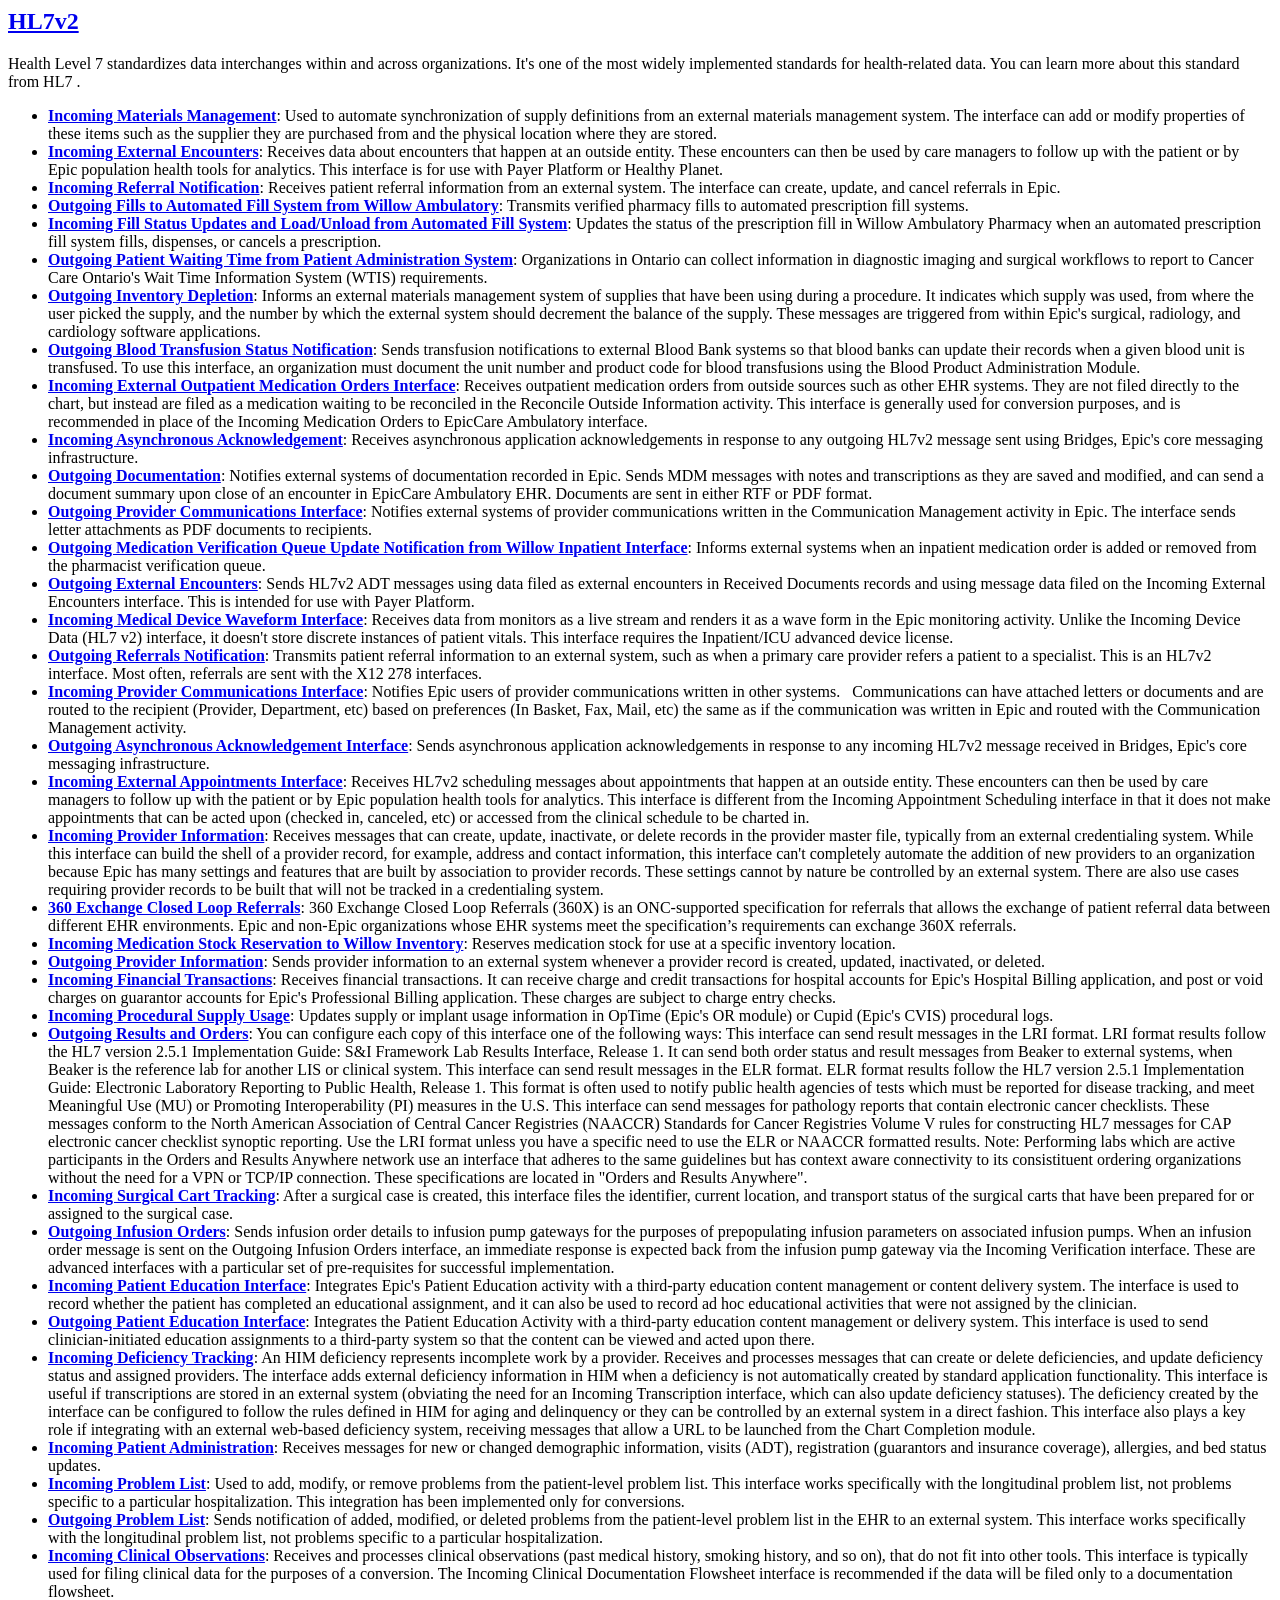
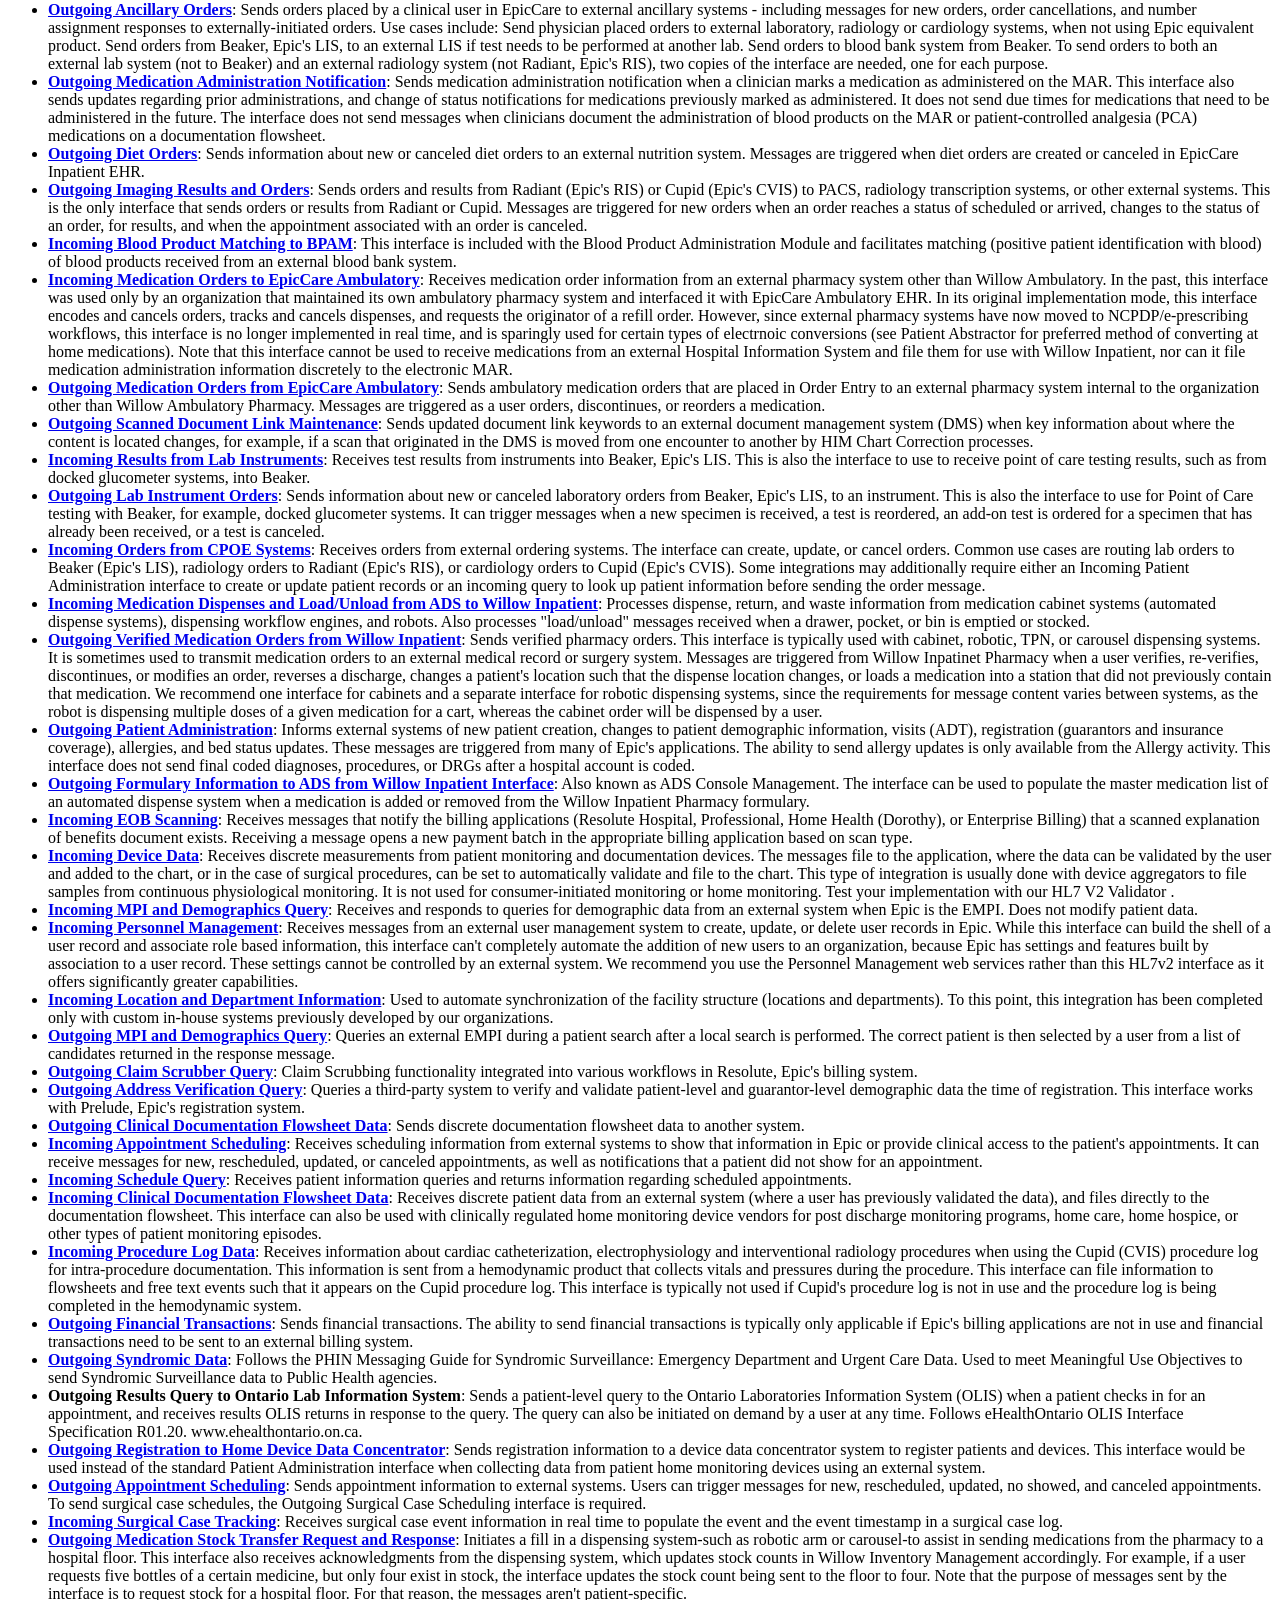
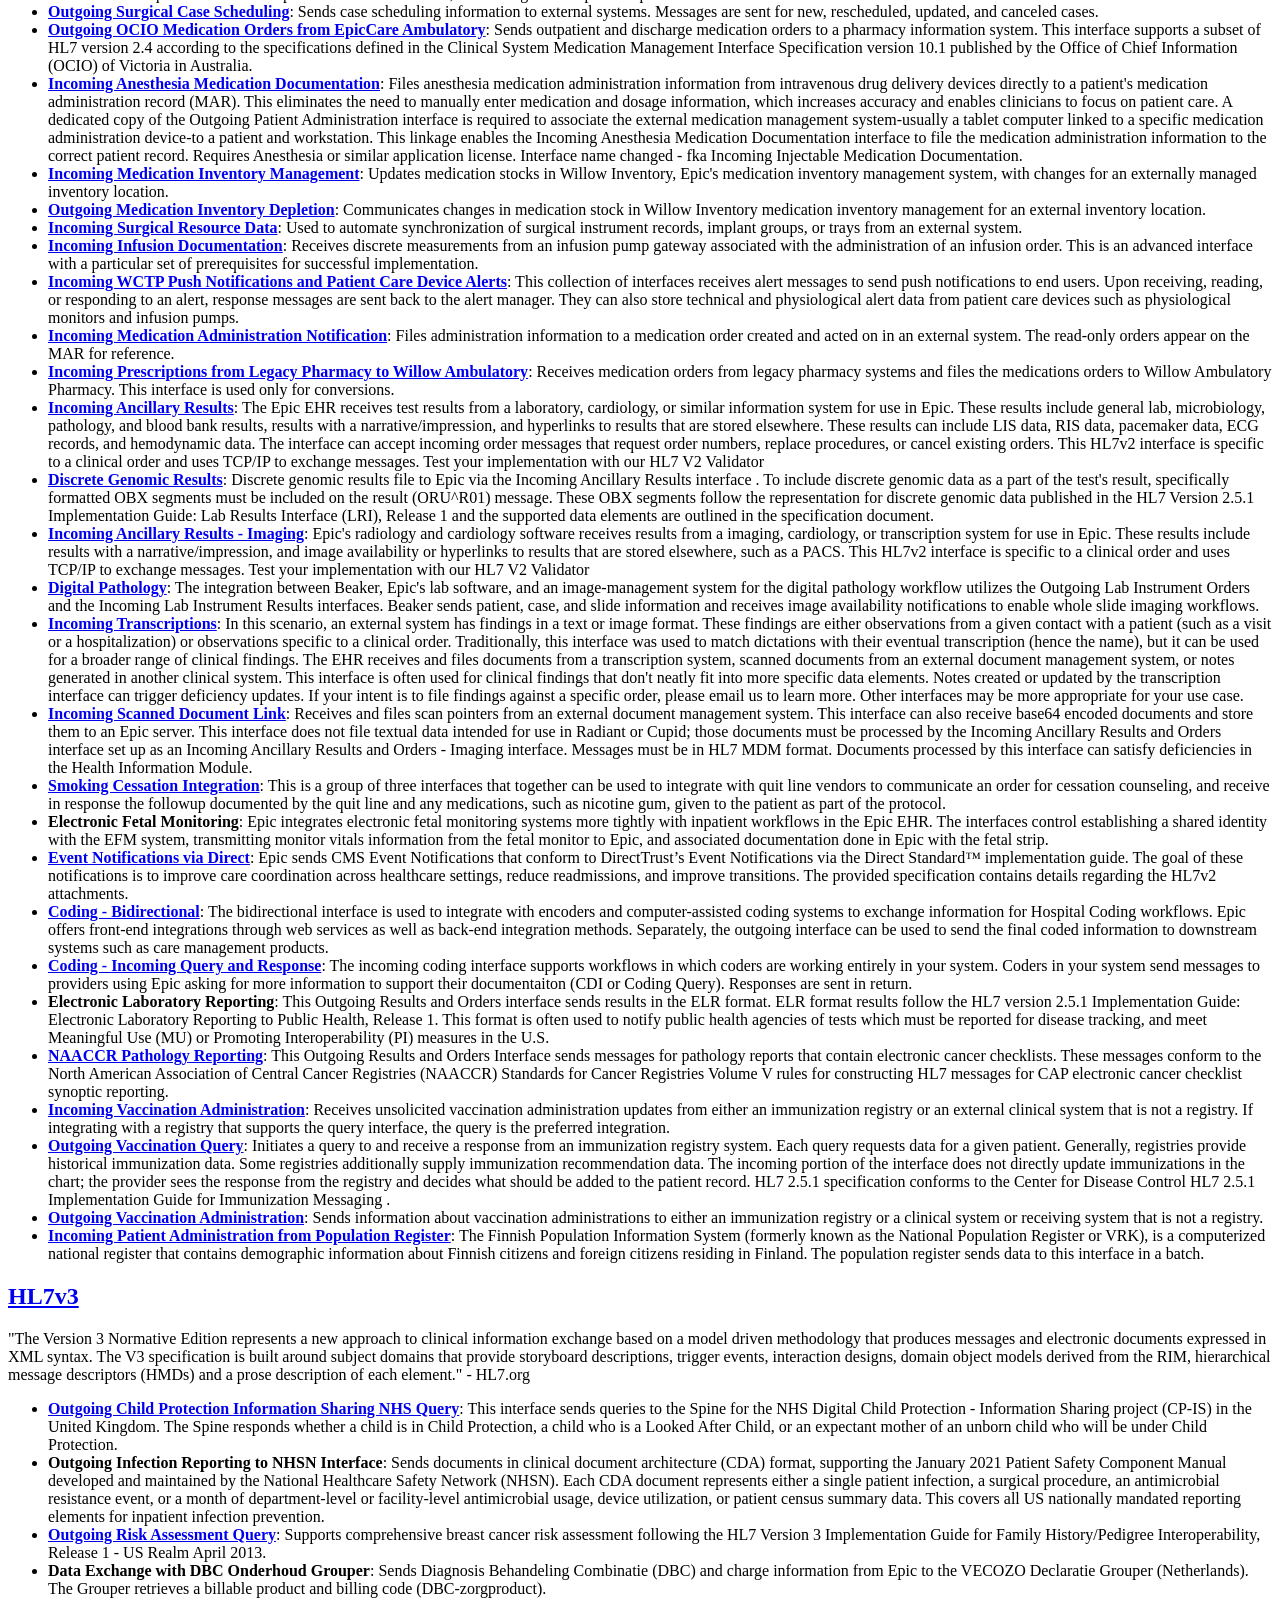
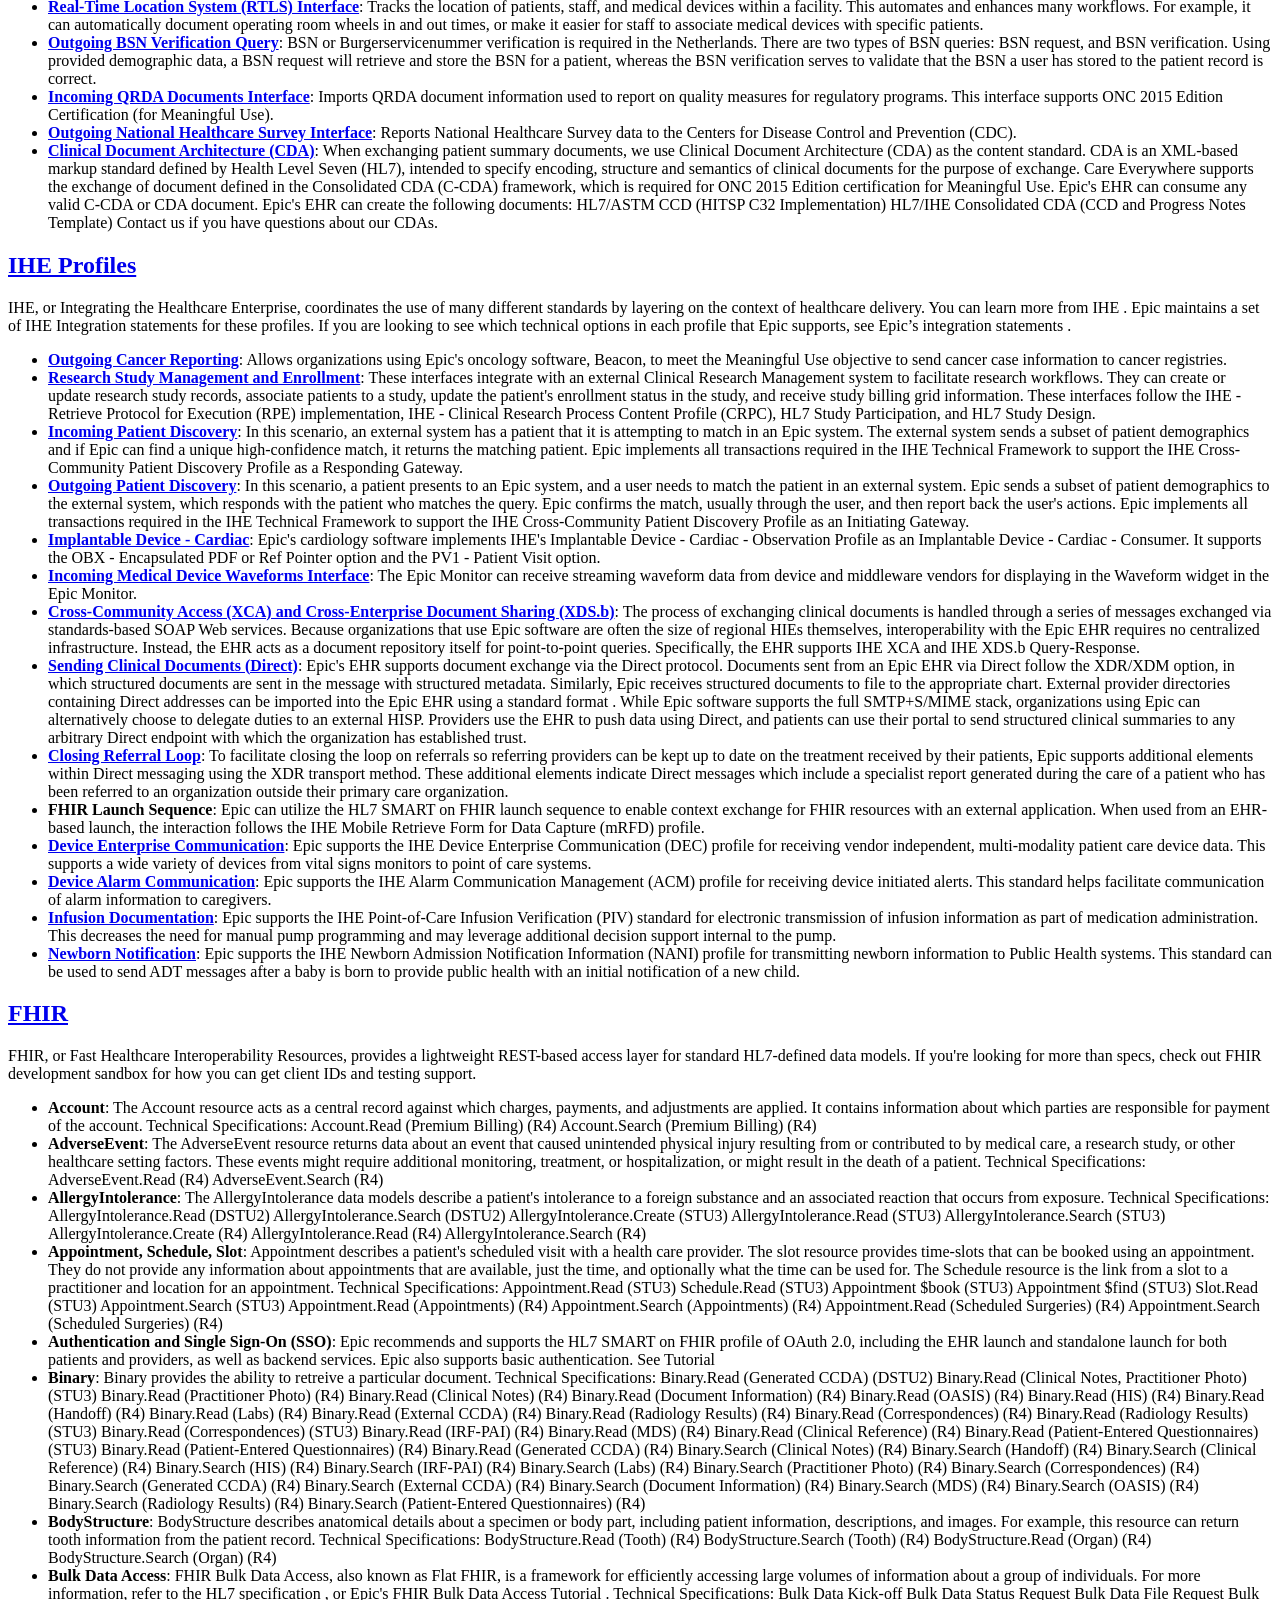
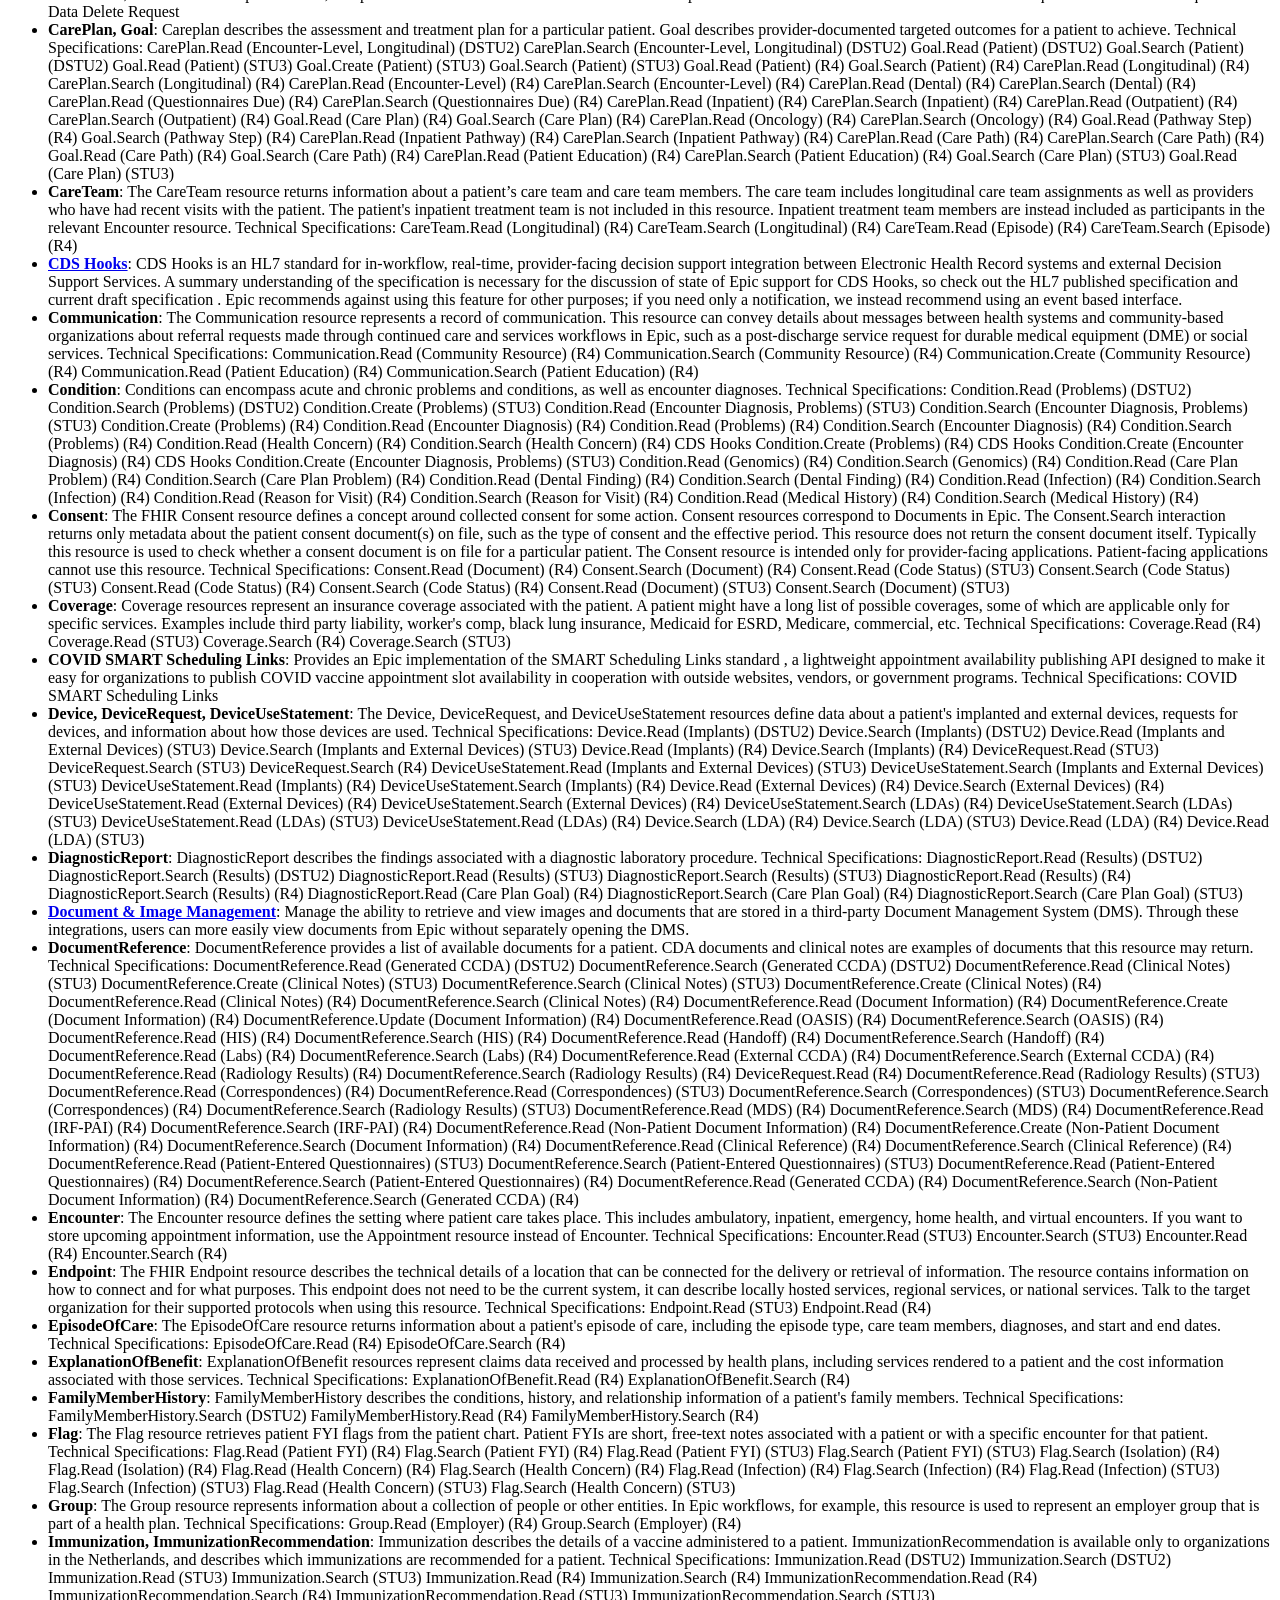
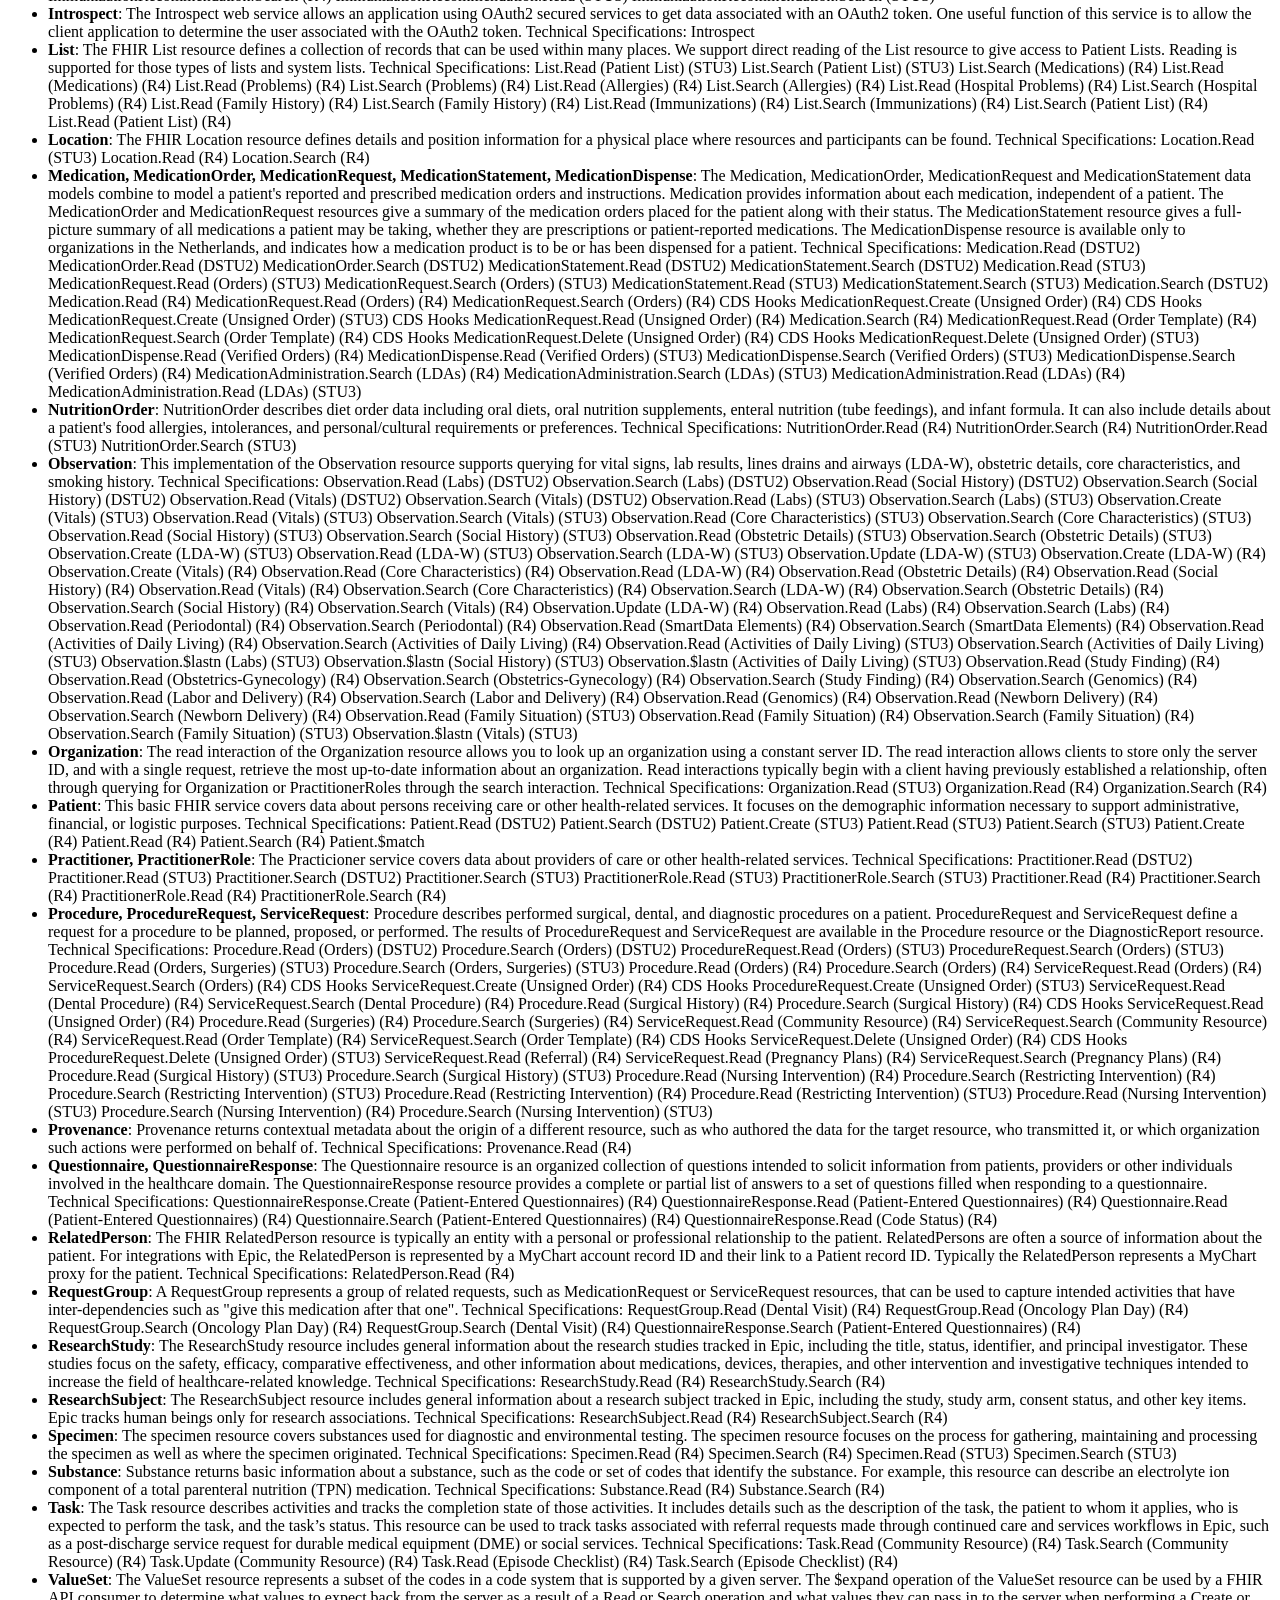
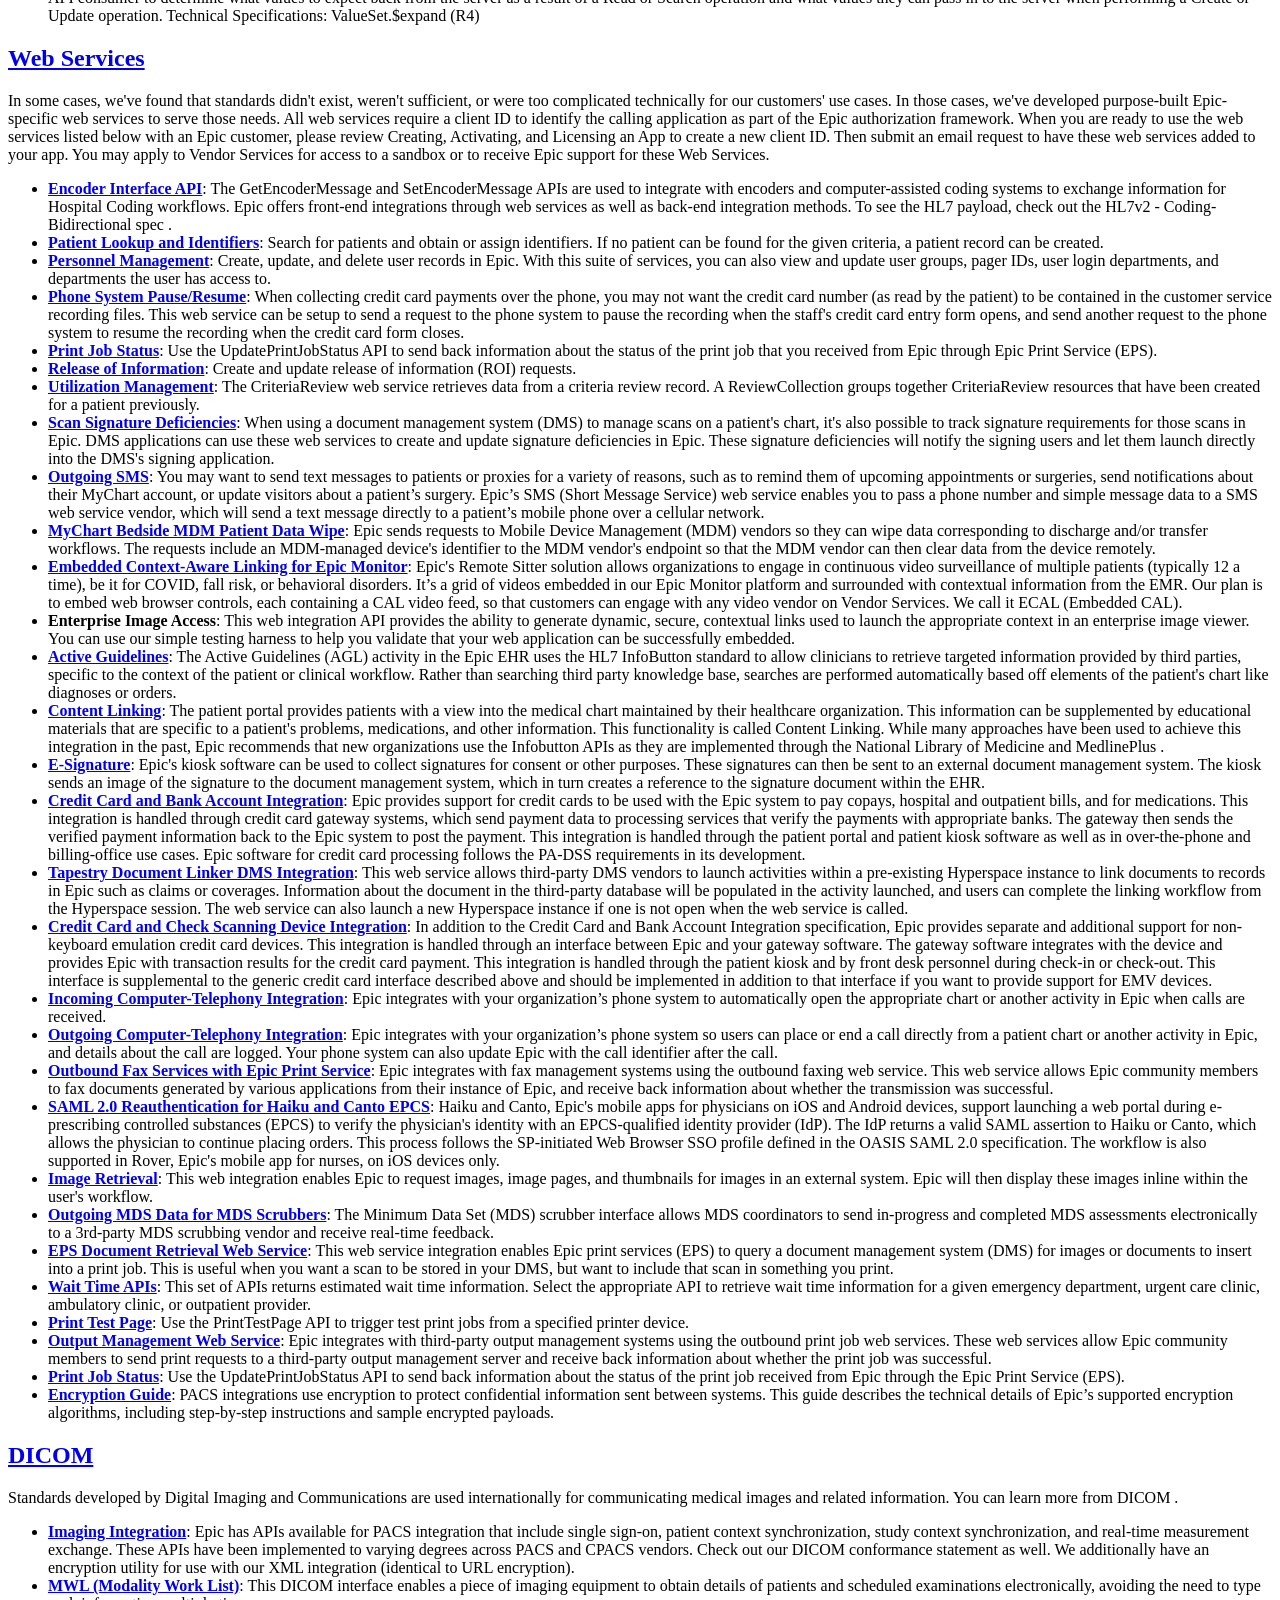
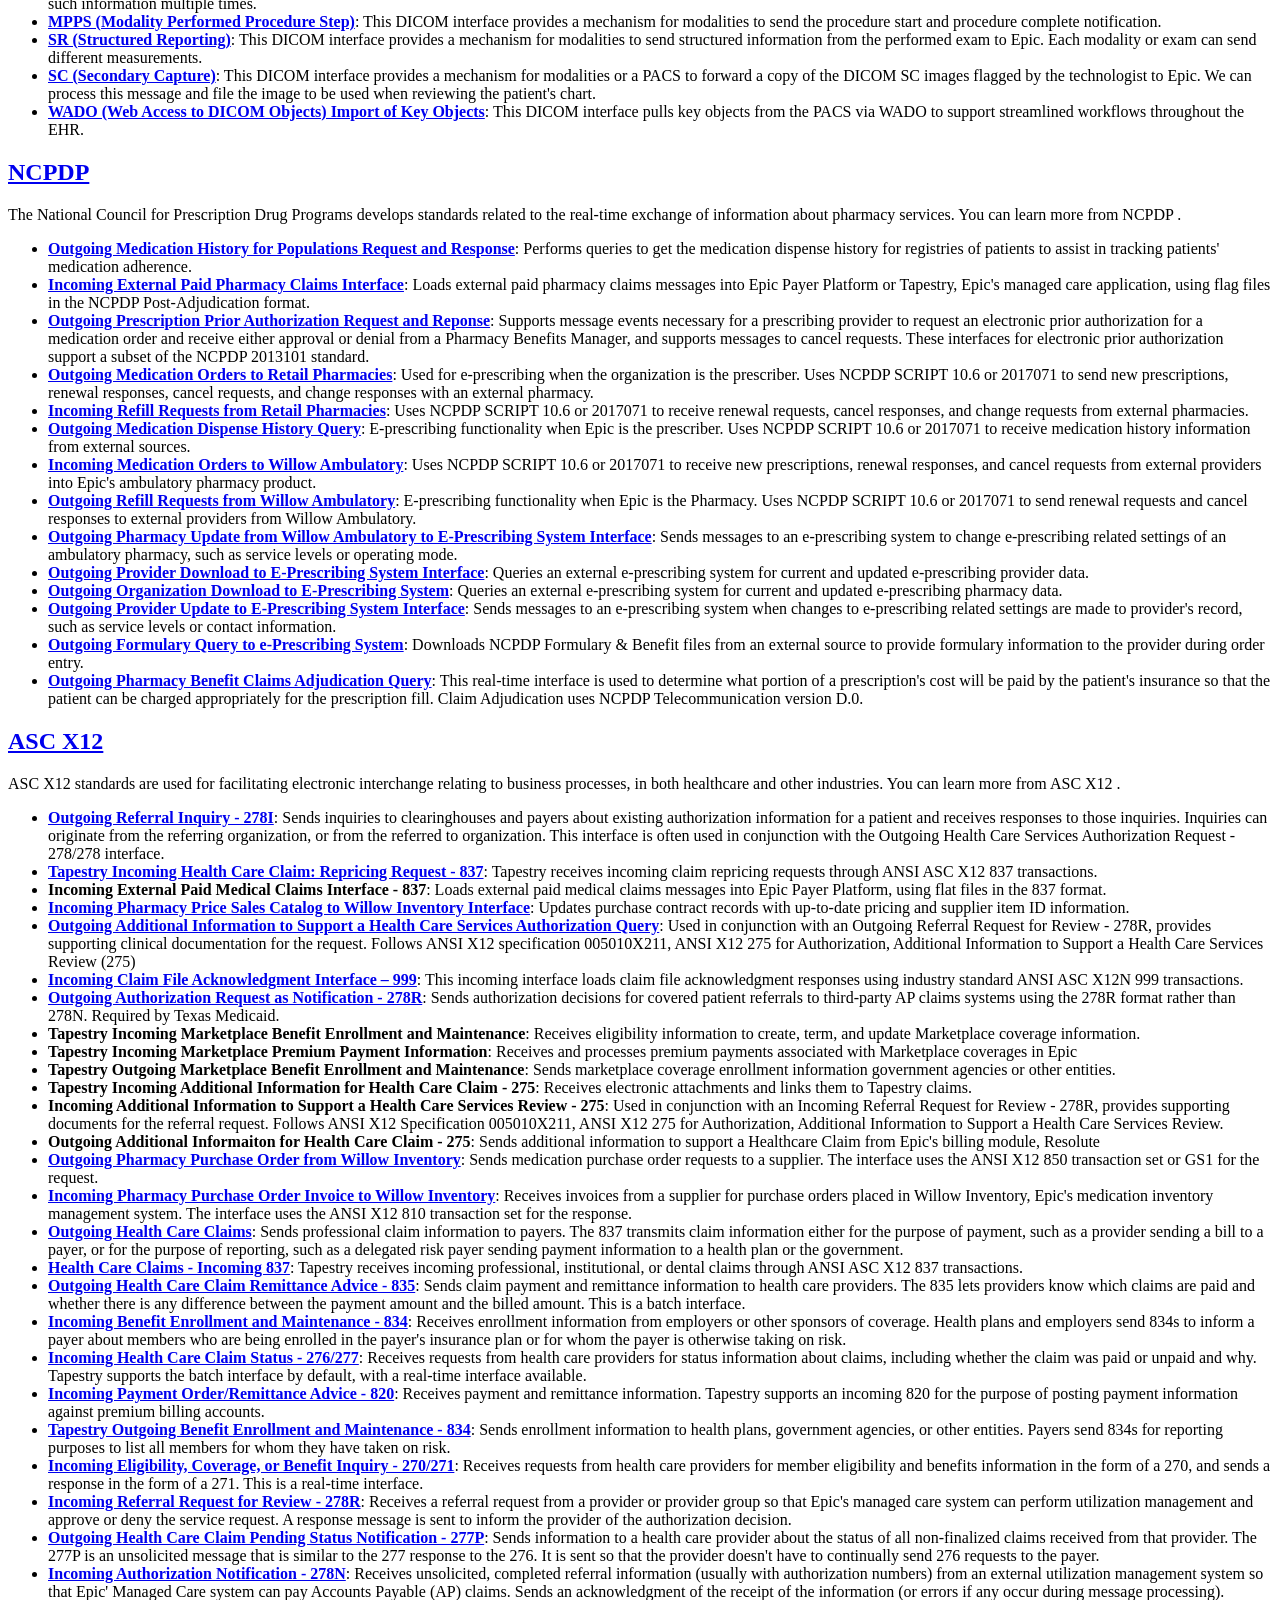
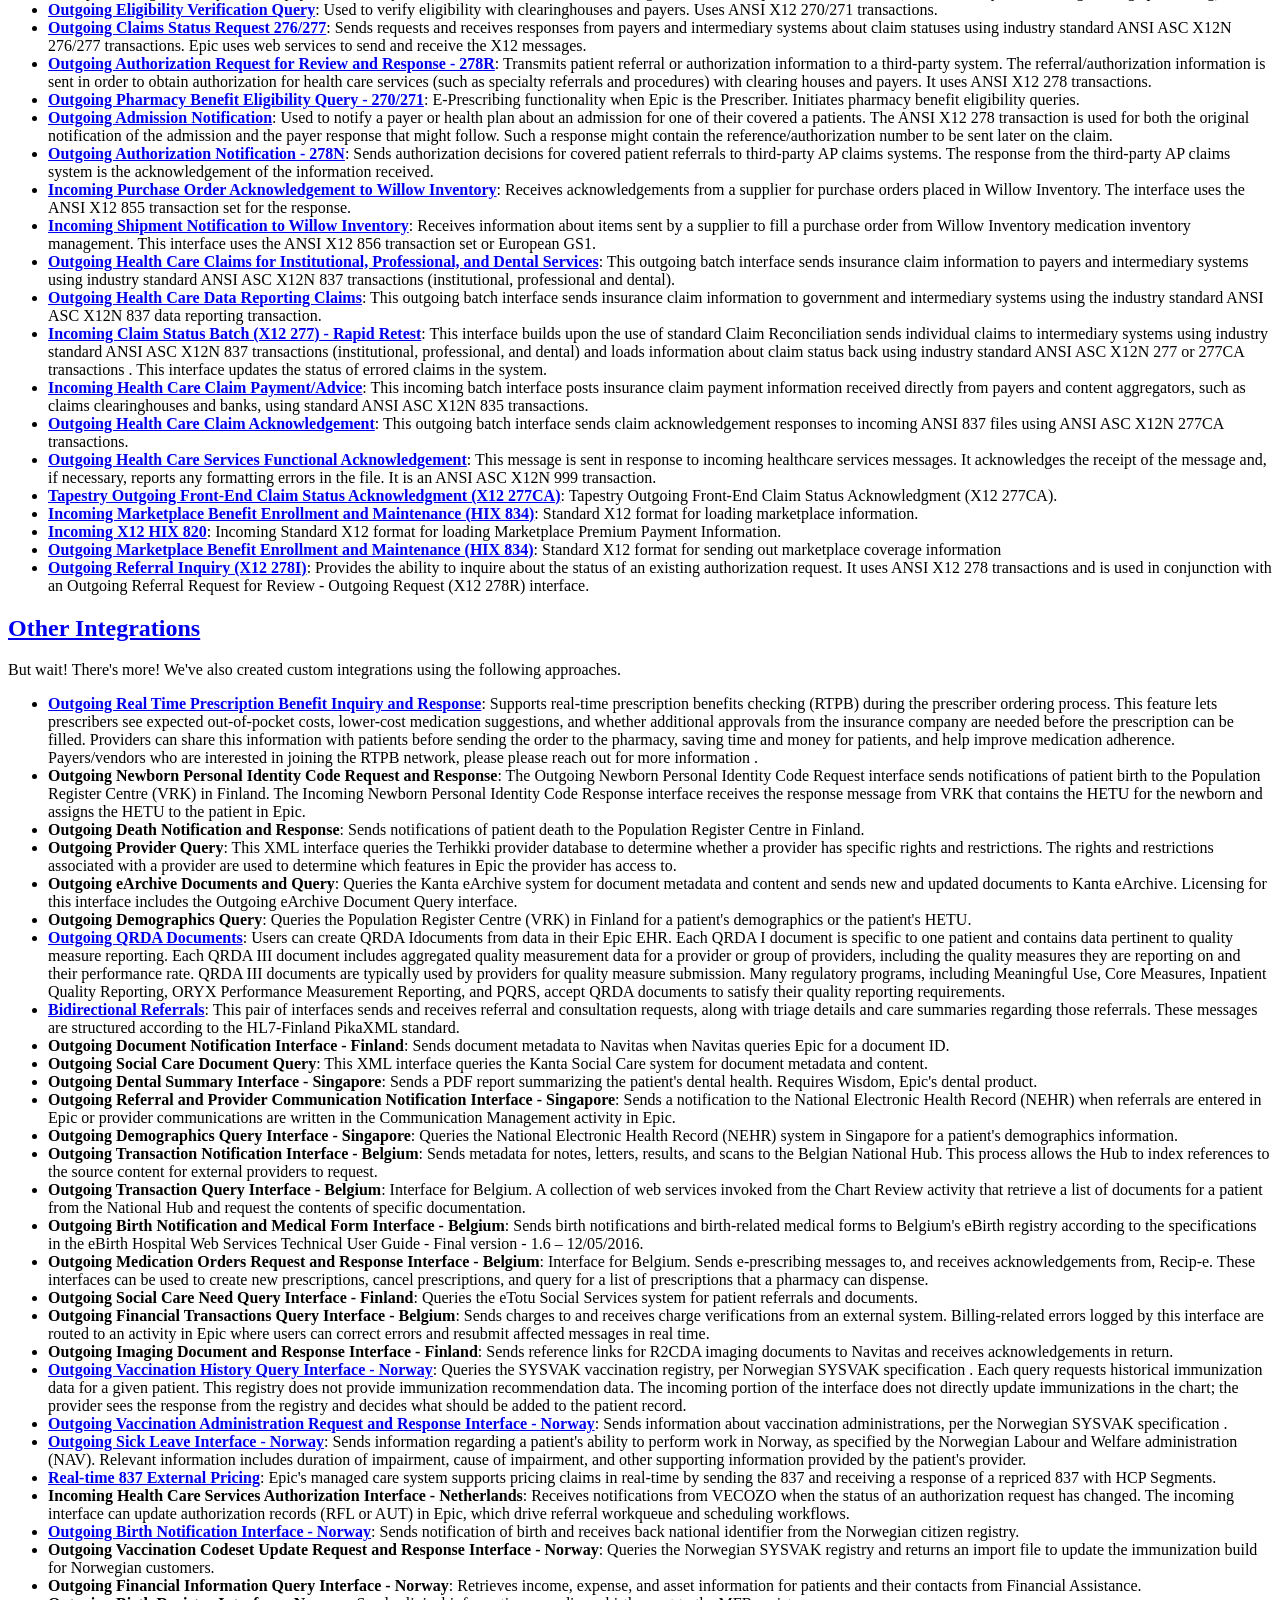
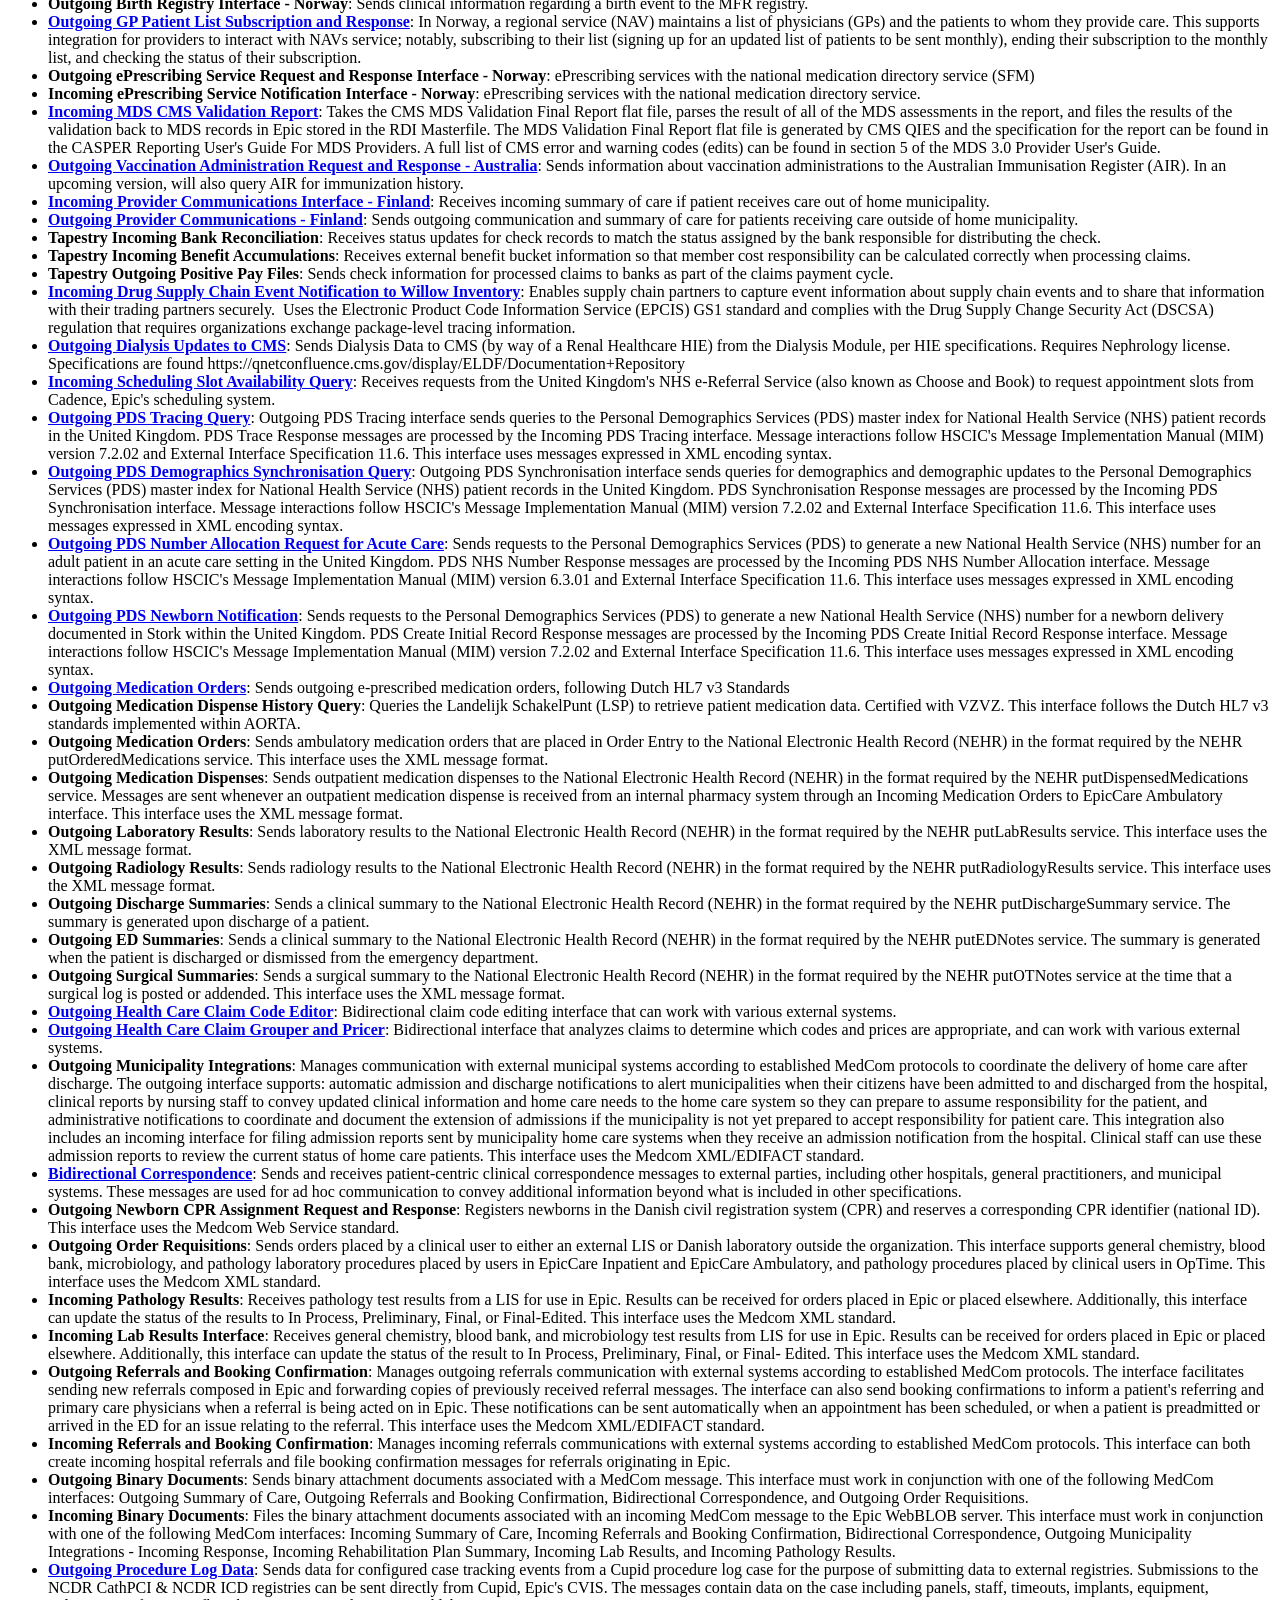
<file: scrape_results.html>
<html><body><h2><a href='https://open.epic.com/Interface/HL7v2'>HL7v2</a></h2><p>Health Level 7 standardizes data interchanges within and across organizations. It's one of the most widely implemented standards for health-related data. You can learn more about this standard from  HL7 .</p><ul><li><strong><a href='https://open.epic.com//Tech/TechSpec?spec=staged%2FIncoming%20Materials%20Management%20Interface%20Technical%20Specification.pdf'>Incoming Materials Management</a></strong>: Used to automate synchronization of supply definitions from an external materials management system. The interface can add or modify properties of these items such as the supplier they are purchased from and the physical location where they are stored.</li><li><strong><a href='https://open.epic.com//Tech/TechSpec?spec=5369'>Incoming External Encounters</a></strong>: Receives data about encounters that happen at an outside entity. These encounters can then be used by care managers to follow up with the patient or by Epic population health tools for analytics.  This interface is for use with Payer Platform or Healthy Planet.</li><li><strong><a href='https://open.epic.com//Tech/TechSpec?spec=staged%2FIncoming%20Referral%20Notification%20Interface%20Technical%20Specification.pdf'>Incoming Referral Notification</a></strong>: Receives patient referral information from an external system. The interface can create, update, and cancel referrals in Epic.</li><li><strong><a href='https://open.epic.com//Tech/TechSpec?spec=staged%2FOutgoing%20Fills%20to%20Automated%20Fill%20System%20from%20Willow%20Ambulatory%20Interface%20Technical%20Specification.pdf'>Outgoing Fills to Automated Fill System from Willow Ambulatory</a></strong>: Transmits verified pharmacy fills to automated prescription fill systems.</li><li><strong><a href='https://open.epic.com//Tech/TechSpec?spec=staged%2FIncoming%20Fill%20Status%20from%20Automated%20Fill%20System%20to%20Willow%20Ambulatory%20Interface%20Technical%20Specification.pdf'>Incoming Fill Status Updates and Load/Unload from Automated Fill System</a></strong>: Updates the status of the prescription fill in Willow Ambulatory Pharmacy when an automated prescription fill system fills, dispenses, or cancels a prescription.</li><li><strong><a href='https://open.epic.com//Tech/TechSpec?spec=staged%2FOutgoing%20Patient%20Waiting%20Time%20from%20Patient%20Administration%20System%20Interface%20Technical%20Specification.pdf'>Outgoing Patient Waiting Time from Patient Administration System</a></strong>: Organizations in Ontario can collect information in diagnostic imaging and surgical workflows to report to Cancer Care Ontario's Wait Time Information System (WTIS) requirements.</li><li><strong><a href='https://open.epic.com//Tech/TechSpec?spec=staged%2FOutgoing%20Inventory%20Depletion%20Interface%20Technical%20Specification.pdf'>Outgoing Inventory Depletion</a></strong>: Informs an external materials management system of supplies that have been using during a procedure. It indicates which supply was used, from where the user picked the supply, and the number by which the external system should decrement the balance of the supply.  These messages are triggered from within Epic's surgical, radiology, and cardiology software applications.</li><li><strong><a href='https://open.epic.com//Tech/TechSpec?spec=5292'>Outgoing Blood Transfusion Status Notification</a></strong>: Sends transfusion notifications to external Blood Bank systems so that blood banks can update their records when a given blood unit is transfused. To use this interface, an organization must document the unit number and product code for blood transfusions using the Blood Product Administration Module.</li><li><strong><a href='https://open.epic.com//Tech/TechSpec?spec=staged%2FIncoming%20External%20Outpatient%20Medication%20Orders%20Interface%20Technical%20Specification.pdf'>Incoming External Outpatient Medication Orders Interface</a></strong>: Receives outpatient medication orders from outside sources such as other EHR systems.   They are not filed directly to the chart, but instead are filed as a medication waiting to be reconciled in the Reconcile Outside Information activity.  This interface is generally used for conversion purposes, and is recommended in place of the Incoming Medication Orders to EpicCare Ambulatory interface.</li><li><strong><a href='https://open.epic.com//Tech/TechSpec?spec=staged%2FIncoming%20Asynchronous%20Acknowledgment%20Interface%20Technical%20Specification.pdf'>Incoming Asynchronous Acknowledgement</a></strong>: Receives asynchronous application acknowledgements in response to any outgoing HL7v2 message sent using Bridges, Epic's core messaging infrastructure.</li><li><strong><a href='https://open.epic.com//Tech/TechSpec?spec=5279'>Outgoing Documentation</a></strong>: Notifies external systems of documentation recorded in Epic. Sends MDM messages with notes and transcriptions as they are saved and modified, and can send a document summary upon close of an encounter in EpicCare Ambulatory EHR.  Documents are sent in either RTF or PDF format.</li><li><strong><a href='https://open.epic.com//Tech/TechSpec?spec=5221'>Outgoing Provider Communications Interface</a></strong>: Notifies external systems of provider communications written in the Communication Management activity in Epic. The interface sends letter attachments as PDF documents to recipients.</li><li><strong><a href='https://open.epic.com//Tech/TechSpec?spec=5250'>Outgoing Medication Verification Queue Update Notification from Willow Inpatient Interface</a></strong>: Informs external systems when an inpatient medication order is added or removed from the pharmacist verification queue.</li><li><strong><a href='https://open.epic.com//Tech/TechSpec?spec=5276'>Outgoing External Encounters</a></strong>: Sends HL7v2 ADT messages using data filed as external encounters in Received Documents records and using message data filed on the Incoming External Encounters interface. This is intended for use with Payer Platform.</li><li><strong><a href='https://open.epic.com//Tech/TechSpec?spec=staged%2FIncoming%20Waveform%20Content%20Module.pdf'>Incoming Medical Device Waveform Interface</a></strong>: Receives data from monitors as a live stream and renders it as a wave form in the Epic monitoring activity. Unlike the Incoming Device Data (HL7 v2) interface, it doesn't store discrete instances of patient vitals. This interface requires the Inpatient/ICU advanced device license.</li><li><strong><a href='https://open.epic.com//Tech/TechSpec?spec=staged%2FOutgoing%20Referral%20Notification%20Interface%20Technical%20Specification.pdf'>Outgoing Referrals Notification</a></strong>: Transmits patient referral information to an external system, such as when a primary care provider refers a patient to a specialist. This is an HL7v2 interface. Most often, referrals are sent with the X12 278 interfaces.</li><li><strong><a href='https://open.epic.com//Tech/TechSpec?spec=5331'>Incoming Provider Communications Interface</a></strong>: Notifies Epic users of provider communications written in other systems.   Communications can have attached letters or documents and are routed to the recipient (Provider, Department, etc) based on preferences (In Basket, Fax, Mail, etc) the same as if the communication was written in Epic and routed with the Communication Management activity.</li><li><strong><a href='https://open.epic.com//Tech/TechSpec?spec=staged%2FOutgoing%20Asynchronous%20Acknowledgment%20Technical%20Specification.pdf'>Outgoing Asynchronous Acknowledgement Interface</a></strong>: Sends asynchronous application acknowledgements in response to any incoming HL7v2 message received in Bridges, Epic's core messaging infrastructure.</li><li><strong><a href='https://open.epic.com//Tech/TechSpec?spec=5369'>Incoming External Appointments Interface</a></strong>: Receives HL7v2 scheduling messages about appointments that happen at an outside entity. These encounters can then be used by care managers to follow up with the patient or by Epic population health tools for analytics. This interface is different from the Incoming Appointment Scheduling interface in that it does not make appointments that can be acted upon (checked in, canceled, etc) or accessed from the clinical schedule to be charted in.</li><li><strong><a href='https://open.epic.com//Tech/TechSpec?spec=staged%2FIncoming%20Provider%20Information%20Interface%20Technical%20Specification.pdf'>Incoming Provider Information</a></strong>: Receives messages that can create, update, inactivate, or delete records in the provider master file, typically from an external credentialing system. While this interface can build the shell of a provider record, for example, address and contact information, this interface can't completely automate the addition of new providers to an organization because Epic has many settings and features that are built by association to provider records.   These settings cannot by nature be controlled by an external system. There are also use cases requiring provider records to be built that will not be tracked in a credentialing system.</li><li><strong><a href='https://open.epic.com//Tech/TechSpec?spec=staged%2F360X%20Referrals%20Technical%20Specification.zip'>360 Exchange Closed Loop Referrals</a></strong>: 360 Exchange Closed Loop Referrals (360X) is an ONC-supported specification for referrals that allows the exchange of patient referral data between different EHR environments. Epic and non-Epic organizations whose EHR systems meet the specification’s requirements can exchange 360X referrals.</li><li><strong><a href='https://open.epic.com//Tech/TechSpec?spec=5778'>Incoming Medication Stock Reservation to Willow Inventory</a></strong>: Reserves medication stock for use at a specific inventory location.</li><li><strong><a href='https://open.epic.com//Tech/TechSpec?spec=staged%2FOutgoing%20Provider%20Information%20Interface%20Technical%20Specification.pdf'>Outgoing Provider Information</a></strong>: Sends provider information to an external system whenever a provider record is created, updated, inactivated, or deleted.</li><li><strong><a href='https://open.epic.com//Tech/TechSpec?spec=5364'>Incoming Financial Transactions</a></strong>: Receives financial transactions. It can receive charge and credit transactions for hospital accounts for Epic's Hospital Billing application, and post or void charges on guarantor accounts for Epic's Professional Billing application. These charges are subject to charge entry checks.</li><li><strong><a href='https://open.epic.com//Tech/TechSpec?spec=staged%2FIncoming%20Procedural%20Supply%20Usage%20Interface%20Technical%20Specification.pdf'>Incoming Procedural Supply Usage</a></strong>: Updates supply or implant usage information in OpTime (Epic's OR module) or Cupid (Epic's CVIS) procedural logs.</li><li><strong><a href='https://open.epic.com//Tech/TechSpec?spec=staged%2FOutgoing%20Results%20and%20Orders%20Interface%20Technical%20Specification.zip'>Outgoing Results and Orders</a></strong>: You can configure each copy of this interface one of the following ways: This interface can send result messages in the LRI format. LRI format results follow the HL7 version 2.5.1 Implementation Guide: S&I Framework Lab Results Interface, Release 1. It can send both order status and result messages from Beaker to external systems, when Beaker is the reference lab for another LIS or clinical system. This interface can send result messages in the ELR format. ELR format results follow the HL7 version 2.5.1 Implementation Guide: Electronic Laboratory Reporting to Public Health, Release 1. This format is often used to notify public health agencies of tests which must be reported for disease tracking, and meet Meaningful Use (MU) or Promoting Interoperability (PI) measures in the U.S. This interface can send messages for pathology reports that contain electronic cancer checklists. These messages conform to the North American Association of Central Cancer Registries (NAACCR) Standards for Cancer Registries Volume V rules for constructing HL7 messages for CAP electronic cancer checklist synoptic reporting. Use the LRI format unless you have a specific need to use the ELR or NAACCR formatted results. Note: Performing labs which are active participants in the Orders and Results Anywhere network use an interface that adheres to the same guidelines but has context aware connectivity to its consistituent ordering organizations without the need for a VPN or TCP/IP connection.  These specifications are located in "Orders and Results Anywhere".</li><li><strong><a href='https://open.epic.com//Tech/TechSpec?spec=staged%2FIncoming%20Surgical%20Cart%20Tracking%20Interface%20Technical%20Specification.pdf'>Incoming Surgical Cart Tracking</a></strong>: After a surgical case is created, this interface files the identifier, current location, and transport status of the surgical carts that have been prepared for or assigned to the surgical case.</li><li><strong><a href='https://open.epic.com//Tech/TechSpec?spec=staged%2FOutgoing%20Infusion%20Orders%20and%20Incoming%20Infusion%20Verification%20Interface%20Technical%20Specification.pdf'>Outgoing Infusion Orders</a></strong>: Sends infusion order details to infusion pump gateways for the purposes of prepopulating infusion parameters on associated infusion pumps. When an infusion order message is sent on the Outgoing Infusion Orders interface, an immediate response is expected back from the infusion pump gateway via the Incoming Verification interface. These are advanced interfaces with a particular set of pre-requisites for successful implementation.</li><li><strong><a href='https://open.epic.com//Tech/TechSpec?spec=staged%2FIncoming%20Patient%20Education%20Interface%20Technical%20Specification.pdf'>Incoming Patient Education Interface</a></strong>: Integrates Epic's Patient Education activity with a third-party education content management or content delivery system. The interface is used to record whether the patient has completed an educational assignment, and it can also be used to record ad hoc educational activities that were not assigned by the clinician.</li><li><strong><a href='https://open.epic.com//Tech/TechSpec?spec=staged%2FOutgoing%20Patient%20Education%20Interface%20Technical%20Specification.pdf'>Outgoing Patient Education Interface</a></strong>: Integrates the Patient Education Activity with a third-party education content management or delivery system. This interface is used to send clinician-initiated education assignments to a third-party system so that the content can be viewed and acted upon there.</li><li><strong><a href='https://open.epic.com//Tech/TechSpec?spec=5375'>Incoming Deficiency Tracking</a></strong>: An HIM deficiency represents incomplete work by a provider. Receives and processes messages that can create or delete deficiencies, and update deficiency status and assigned providers. The interface adds external deficiency information in HIM when a deficiency is not automatically created by standard application functionality. This interface is useful if transcriptions are stored in an external system (obviating the need for an Incoming Transcription interface, which can also update deficiency statuses). The deficiency created by the interface can be configured to follow the rules defined in HIM for aging and delinquency or they can be controlled by an external system in a direct fashion. This interface also plays a key role if integrating with an external web-based deficiency system, receiving messages that allow a URL to be launched from the Chart Completion module.</li><li><strong><a href='https://open.epic.com//Tech/TechSpec?spec=5342'>Incoming Patient Administration</a></strong>: Receives messages for new or changed demographic information, visits (ADT), registration (guarantors and insurance coverage), allergies, and bed status updates.</li><li><strong><a href='https://open.epic.com//Tech/TechSpec?spec=staged%2FIncoming%20Problem%20List%20Interface%20Technical%20Specification.pdf'>Incoming Problem List</a></strong>: Used to add, modify, or remove problems from the patient-level problem list. This interface works specifically with the longitudinal problem list, not problems specific to a particular hospitalization. This integration has been implemented only for conversions.</li><li><strong><a href='https://open.epic.com//Tech/TechSpec?spec=staged%2FOutgoing%20Problem%20List%20Interface%20Technical%20Specification.pdf'>Outgoing Problem List</a></strong>: Sends notification of added, modified, or deleted problems from the patient-level problem list in the EHR to an external system. This interface works specifically with the longitudinal problem list, not problems specific to a particular hospitalization.</li><li><strong><a href='https://open.epic.com//Tech/TechSpec?spec=staged%2FIncoming%20Clinical%20Observations%20Interface%20Technical%20Specification.pdf'>Incoming Clinical Observations</a></strong>: Receives and processes clinical observations (past medical history, smoking history, and so on), that do not fit into other tools. This interface is typically used for filing clinical data for the purposes of a conversion. The Incoming Clinical Documentation Flowsheet interface is recommended if the data will be filed only to a documentation flowsheet.</li><li><strong><a href='https://open.epic.com//Tech/TechSpec?spec=staged%2FOutgoing%20Ancillary%20Orders%20Interface%20Technical%20Specification.pdf'>Outgoing Ancillary Orders</a></strong>: Sends orders placed by a clinical user in EpicCare to external ancillary systems - including messages for new orders, order cancellations, and number assignment responses to externally-initiated orders.  Use cases include:  Send physician placed orders to external laboratory, radiology or cardiology systems, when not using Epic equivalent product.  Send orders from Beaker, Epic's LIS, to an external LIS if test needs to be performed at another lab. Send orders to blood bank system from Beaker.  To send orders to both an external lab system (not to Beaker) and an external radiology system (not Radiant, Epic's RIS), two copies of the interface are needed, one for each purpose.</li><li><strong><a href='https://open.epic.com//Tech/TechSpec?spec=staged%2FOutgoing%20Medication%20Administration%20Notification%20Interface%20Technical%20Specification.pdf'>Outgoing Medication Administration Notification</a></strong>: Sends medication administration notification when a clinician marks a medication as administered on the MAR. This interface also sends updates regarding prior administrations, and change of status notifications for medications previously marked as administered. It does not send due times for medications that need to be administered in the future. The interface does not send messages when clinicians document the administration of blood products on the MAR or patient-controlled analgesia (PCA) medications on a documentation flowsheet.</li><li><strong><a href='https://open.epic.com//Tech/TechSpec?spec=5280'>Outgoing Diet Orders</a></strong>: Sends information about new or canceled diet orders to an external nutrition system. Messages are triggered when diet orders are created or canceled in EpicCare Inpatient EHR.</li><li><strong><a href='https://open.epic.com//Tech/TechSpec?spec=staged%2FOutgoing%20Imaging%20Results%20and%20Orders%20Interface%20Technical%20Specification.pdf'>Outgoing Imaging Results and Orders</a></strong>: Sends orders and results from Radiant (Epic's RIS)  or Cupid (Epic's CVIS) to PACS, radiology transcription systems, or other external systems. This is the only interface that sends orders or results from Radiant or Cupid. Messages are triggered for new orders when an order reaches a status of scheduled or arrived, changes to the status of an order, for results, and when the appointment associated with an order is canceled.</li><li><strong><a href='https://open.epic.com//Tech/TechSpec?spec=staged%2FIncoming%20Blood%20Product%20Matching%20to%20BPAM%20Interface%20Technical%20Specification.pdf'>Incoming Blood Product Matching to BPAM</a></strong>: This interface is included with the Blood Product Administration Module and facilitates matching (positive patient identification with blood) of blood products received from an external blood bank system.</li><li><strong><a href='https://open.epic.com//Tech/TechSpec?spec=staged%2FIncoming%20Medication%20Orders%20to%20EpicCare%20Ambulatory%20Interface%20Technical%20Specification.pdf'>Incoming Medication Orders to EpicCare Ambulatory</a></strong>: Receives medication order information from an external pharmacy system other than Willow Ambulatory. In the past, this interface was used only by an organization that maintained its own ambulatory pharmacy system and interfaced it with EpicCare Ambulatory EHR.   In its original implementation mode, this interface encodes and cancels orders, tracks and cancels dispenses, and requests the originator of a refill order. However, since external pharmacy systems have now moved to NCPDP/e-prescribing workflows, this interface is no longer implemented in real time, and is sparingly used for certain types of electrnoic conversions (see Patient Abstractor for preferred method of converting at home medications).  Note that this interface cannot be used to receive medications from an external Hospital Information System and file them for use with Willow Inpatient, nor can it file medication administration information discretely to the electronic MAR.</li><li><strong><a href='https://open.epic.com//Tech/TechSpec?spec=staged%2FOutgoing%20Medication%20Orders%20from%20EpicCare%20Ambulatory%20Interface%20Technical%20Specification.pdf'>Outgoing Medication Orders from EpicCare Ambulatory</a></strong>: Sends ambulatory medication orders that are placed in Order Entry to an external pharmacy system internal to the organization other than Willow Ambulatory Pharmacy. Messages are triggered as a user orders, discontinues, or reorders a medication.</li><li><strong><a href='https://open.epic.com//Tech/TechSpec?spec=5210'>Outgoing Scanned Document Link Maintenance</a></strong>: Sends updated document link keywords to an external document management system (DMS) when key information about where the content is located changes, for example, if a scan that originated in the DMS is moved from one encounter to another by HIM Chart Correction processes.</li><li><strong><a href='https://open.epic.com//Tech/TechSpec?spec=staged%2FIncoming%20Results%20from%20Lab%20Instruments%20Interface%20Technical%20Specification.pdf'>Incoming Results from Lab Instruments</a></strong>: Receives test results from instruments into Beaker, Epic's LIS. This is also the interface to use to receive point of care testing results, such as from docked glucometer systems, into Beaker.</li><li><strong><a href='https://open.epic.com//Tech/TechSpec?spec=staged%2FOutgoing%20Orders%20to%20Lab%20Instruments%20Interface%20Technical%20Specification.pdf'>Outgoing Lab Instrument Orders</a></strong>: Sends information about new or canceled laboratory orders from Beaker, Epic's LIS, to an instrument. This is also the interface to use for Point of Care testing with Beaker, for example, docked glucometer systems. It can trigger messages when a new specimen is received, a test is reordered, an add-on test is ordered for a specimen that has already been received, or a test is canceled.</li><li><strong><a href='https://open.epic.com//Tech/TechSpec?spec=staged%2FIncoming%20Orders%20from%20CPOE%20Systems%20Interface%20Technical%20Specification.pdf'>Incoming Orders from CPOE Systems</a></strong>: Receives orders from external ordering systems. The interface can create, update, or cancel orders. Common use cases are routing lab orders to Beaker (Epic's LIS), radiology orders to Radiant (Epic's RIS), or cardiology orders to Cupid (Epic's CVIS).  Some integrations may additionally require either an Incoming Patient Administration interface to create or update patient records or an incoming query to look up patient information before sending the order message.</li><li><strong><a href='https://open.epic.com//Tech/TechSpec?spec=5354'>Incoming Medication Dispenses and Load/Unload from ADS to Willow Inpatient</a></strong>: Processes dispense, return, and waste information from medication cabinet systems (automated dispense systems), dispensing workflow engines, and robots.  Also processes "load/unload" messages received when a drawer, pocket, or bin is emptied or stocked.</li><li><strong><a href='https://open.epic.com//Tech/TechSpec?spec=5200'>Outgoing Verified Medication Orders from Willow Inpatient</a></strong>: Sends verified pharmacy orders. This interface is typically used with cabinet, robotic, TPN, or carousel dispensing systems. It is sometimes used to transmit medication orders to an external medical record or surgery system. Messages are triggered from Willow Inpatinet Pharmacy when a user verifies, re-verifies, discontinues, or modifies an order, reverses a discharge, changes a patient's location such that the dispense location changes, or loads a medication into a station that did not previously contain that medication. We recommend one interface for cabinets and a separate interface for robotic dispensing systems, since the requirements for message content varies between systems, as the robot is dispensing multiple doses of a given medication for a cart, whereas the cabinet order will be dispensed by a user.</li><li><strong><a href='https://open.epic.com//Tech/TechSpec?spec=5238'>Outgoing Patient Administration</a></strong>: Informs external systems of new patient creation, changes to patient demographic information, visits (ADT), registration (guarantors and insurance coverage), allergies, and bed status updates. These messages are triggered from many of Epic's applications. The ability to send allergy updates is only available from the Allergy activity. This interface does not send final coded diagnoses, procedures, or DRGs after a hospital account is coded.</li><li><strong><a href='https://open.epic.com//Tech/TechSpec?spec=5270'>Outgoing Formulary Information to ADS from Willow Inpatient Interface</a></strong>: Also known as ADS Console Management. The interface can be used to populate the master medication list of an automated dispense system when a medication is added or removed from the Willow Inpatient Pharmacy formulary.</li><li><strong><a href='https://open.epic.com//Tech/TechSpec?spec=5372'>Incoming EOB Scanning</a></strong>: Receives messages that notify the billing applications (Resolute Hospital, Professional, Home Health (Dorothy), or Enterprise Billing) that a scanned explanation of benefits document exists. Receiving a message opens a new payment batch in the appropriate billing application based on scan type.</li><li><strong><a href='https://open.epic.com//Tech/TechSpec?spec=staged%2FIncoming%20Device%20Data%20Interface%20Technical%20Specification.pdf'>Incoming Device Data</a></strong>: Receives discrete measurements from patient monitoring and documentation devices. The messages file to the application, where the data can be validated by the user and added to the chart, or in the case of surgical procedures, can be set to automatically validate and file to the chart. This type of integration is usually done with device aggregators to file samples from continuous physiological monitoring. It is not  used for consumer-initiated monitoring or home monitoring. Test your implementation with our  HL7 V2 Validator .</li><li><strong><a href='https://open.epic.com//Tech/TechSpec?spec=staged%2FIncoming%20MPI%20and%20Demographics%20Query%20Interface%20Technical%20Specification.pdf'>Incoming MPI and Demographics Query</a></strong>: Receives and responds to queries for demographic data from an external system when Epic is the EMPI. Does not modify patient data.</li><li><strong><a href='https://open.epic.com//Tech/TechSpec?spec=staged%2FIncoming%20Personnel%20Management%20Interface%20Technical%20Specification.pdf'>Incoming Personnel Management</a></strong>: Receives messages from an external user management system to create, update, or delete user records in Epic. While this interface can build the shell of a user record and associate role based information, this interface can't completely automate the addition of new users to an organization, because Epic has settings and features built by association to a user record.  These settings cannot be controlled by an external system. We recommend you use the  Personnel Management web services  rather than this HL7v2 interface as it offers significantly greater capabilities.</li><li><strong><a href='https://open.epic.com//Tech/TechSpec?spec=staged%2FIncoming%20Location%20and%20Department%20Information%20Interface%20Technical%20Specification.pdf'>Incoming Location and Department Information</a></strong>: Used to automate synchronization of the facility structure (locations and departments). To this point, this integration has been completed only with custom in-house systems previously developed by our organizations.</li><li><strong><a href='https://open.epic.com//Tech/TechSpec?spec=staged%2FOutgoing%20MPI%20and%20Demographics%20Query%20Interface%20Technical%20Specification.pdf'>Outgoing MPI and Demographics Query</a></strong>: Queries an external EMPI during a patient search after a local search is performed. The correct patient is then selected by a user from a list of candidates returned in the response message.</li><li><strong><a href='https://open.epic.com//Tech/TechSpec?spec=staged%2FOutgoing%20Claim%20Scrubber%20Query%20Interface%20Technical%20Specification.pdf'>Outgoing Claim Scrubber Query</a></strong>: Claim Scrubbing functionality integrated into various workflows in Resolute, Epic's billing system.</li><li><strong><a href='https://open.epic.com//Tech/TechSpec?spec=staged%2FOutgoing%20Address%20Verification%20Query%20Interface%20Technical%20Specification.pdf'>Outgoing Address Verification Query</a></strong>: Queries a third-party system to verify and validate patient-level and guarantor-level demographic data the time of registration. This interface works with Prelude, Epic's registration system.</li><li><strong><a href='https://open.epic.com//Tech/TechSpec?spec=staged%2FOutgoing%20Clinical%20Documentation%20Flowsheet%20Data%20Interface%20Technical%20Specification.pdf'>Outgoing Clinical Documentation Flowsheet Data</a></strong>: Sends discrete documentation flowsheet data to another system.</li><li><strong><a href='https://open.epic.com//Tech/TechSpec?spec=5384'>Incoming Appointment Scheduling</a></strong>: Receives scheduling information from external systems to show that information in Epic or provide clinical access to the patient's appointments. It can receive messages for new, rescheduled, updated, or canceled appointments, as well as notifications that a patient did not show for an appointment.</li><li><strong><a href='https://open.epic.com//Tech/TechSpec?spec=5322'>Incoming Schedule Query</a></strong>: Receives patient information queries and returns information regarding scheduled appointments.</li><li><strong><a href='https://open.epic.com//Tech/TechSpec?spec=staged%2FIncoming%20Clinical%20Documentation%20Flowsheet%20Data%20Interface%20Technical%20Specification.zip'>Incoming Clinical Documentation Flowsheet Data</a></strong>: Receives discrete patient data from an external system (where a user has previously validated the data), and files directly to the documentation flowsheet.  This interface can also be used with clinically regulated home monitoring device vendors for post discharge monitoring programs, home care, home hospice, or other types of patient monitoring episodes.</li><li><strong><a href='https://open.epic.com//Tech/TechSpec?spec=staged%2FIncoming%20Procedure%20Log%20Data%20Interface%20Technical%20Specification.pdf'>Incoming Procedure Log Data</a></strong>: Receives information about cardiac catheterization, electrophysiology and interventional radiology procedures when using the Cupid (CVIS) procedure log for intra-procedure documentation. This information is sent from a hemodynamic product that collects vitals and pressures during the procedure. This interface can file information to flowsheets and free text events such that it appears on the Cupid procedure log. This interface is typically not used if Cupid's procedure log is not in use and the procedure log is being completed in the hemodynamic system.</li><li><strong><a href='https://open.epic.com//Tech/TechSpec?spec=5273'>Outgoing Financial Transactions</a></strong>: Sends financial transactions. The ability to send financial transactions is typically only applicable if Epic's billing applications are not in use and financial transactions need to be sent to an external billing system.</li><li><strong><a href='https://open.epic.com//Tech/TechSpec?spec=5207'>Outgoing Syndromic Data</a></strong>: Follows the PHIN Messaging Guide for Syndromic Surveillance: Emergency Department and Urgent Care Data. Used to meet Meaningful Use Objectives to send Syndromic Surveillance data to Public Health agencies.</li><li><strong>Outgoing Results Query to Ontario Lab Information System</strong>: Sends a patient-level query to the Ontario Laboratories Information System (OLIS) when a patient checks in for an appointment, and receives results OLIS returns in response to the query. The query can also be initiated on demand by a user at any time. Follows eHealthOntario OLIS Interface Specification R01.20. www.ehealthontario.on.ca.</li><li><strong><a href='https://open.epic.com//Tech/TechSpec?spec=%2Fstaged%2FOutgoing%20Registration%20to%20Home%20Device%20Data%20Concentrator%20Interface%20Technical%20Specification.pdf'>Outgoing Registration to Home Device Data Concentrator</a></strong>: Sends registration information to a device data concentrator system to register patients and devices. This interface would be used instead of the standard Patient Administration interface when collecting data from patient home monitoring devices using an external system.</li><li><strong><a href='https://open.epic.com//Tech/TechSpec?spec=5296'>Outgoing Appointment Scheduling</a></strong>: Sends appointment information to external systems. Users can trigger messages for new, rescheduled, updated, no showed, and canceled appointments. To send surgical case schedules, the Outgoing Surgical Case Scheduling interface is required.</li><li><strong><a href='https://open.epic.com//Tech/TechSpec?spec=staged%2FIncoming%20Surgical%20Case%20Tracking%20Interface%20Technical%20Specification.pdf'>Incoming Surgical Case Tracking</a></strong>: Receives surgical case event information in real time to populate the event and the event timestamp in a surgical case log.</li><li><strong><a href='https://open.epic.com//Tech/TechSpec?spec=5251'>Outgoing Medication Stock Transfer Request and Response</a></strong>: Initiates a fill in a dispensing system-such as robotic arm or carousel-to assist in sending medications from the pharmacy to a hospital floor. This interface also receives acknowledgments from the dispensing system, which updates stock counts in Willow Inventory Management accordingly. For example, if a user requests five bottles of a certain medicine, but only four exist in stock, the interface updates the stock count being sent to the floor to four. Note that the purpose of messages sent by the interface is to request stock for a hospital floor. For that reason, the messages aren't patient-specific.</li><li><strong><a href='https://open.epic.com//Tech/TechSpec?spec=staged%2FOutgoing%20Surgical%20Case%20Scheduling%20Interface%20Technical%20Specification.pdf'>Outgoing Surgical Case Scheduling</a></strong>: Sends case scheduling information to external systems. Messages are sent for new, rescheduled, updated, and canceled cases.</li><li><strong><a href='https://open.epic.com//Tech/TechSpec?spec=5247'>Outgoing OCIO Medication Orders from EpicCare Ambulatory</a></strong>: Sends outpatient and discharge medication orders to a pharmacy information system. This interface supports a subset of HL7 version 2.4 according to the specifications defined in the Clinical System Medication Management Interface Specification version 10.1 published by the Office of Chief Information (OCIO) of Victoria in Australia.</li><li><strong><a href='https://open.epic.com//Tech/TechSpec?spec=staged%2FIncoming%20Anesthesia%20Medication%20Documentation%20Interface%20Technical%20Specification.pdf'>Incoming Anesthesia Medication Documentation</a></strong>: Files anesthesia medication administration information from intravenous drug delivery devices directly to a patient's medication administration record (MAR). This eliminates the need to manually enter medication and dosage information, which increases accuracy and enables clinicians to focus on patient care. A dedicated copy of the Outgoing Patient Administration interface is required to associate the external medication management system-usually a tablet computer linked to a specific medication administration device-to a patient and workstation. This linkage enables the Incoming Anesthesia Medication Documentation interface to file the medication administration information to the correct patient record. Requires Anesthesia or similar application license.  Interface name changed - fka Incoming Injectable Medication Documentation.</li><li><strong><a href='https://open.epic.com//Tech/TechSpec?spec=5353'>Incoming Medication Inventory Management</a></strong>: Updates medication stocks in Willow Inventory, Epic's medication inventory management system, with changes for an externally managed inventory location.</li><li><strong><a href='https://open.epic.com//Tech/TechSpec?spec=5255'>Outgoing Medication Inventory Depletion</a></strong>: Communicates changes in medication stock in Willow Inventory medication inventory management for an external inventory location.</li><li><strong><a href='https://open.epic.com//Tech/TechSpec?spec=staged%2FIncoming%20Surgical%20Instrument%20Data%20Interface%20Technical%20Specification.pdf'>Incoming Surgical Resource Data</a></strong>: Used to automate synchronization of surgical instrument records, implant groups, or trays from an external system.</li><li><strong><a href='https://open.epic.com//Tech/TechSpec?spec=staged%2FIncoming%20Infusion%20Documentation%20Interface%20Technical%20Specification.pdf'>Incoming Infusion Documentation</a></strong>: Receives discrete measurements from an infusion pump gateway associated with the administration of an infusion order. This is an advanced interface with a particular set of prerequisites for successful implementation.</li><li><strong><a href='https://open.epic.com//Tech/TechSpec?spec=staged%2FIncoming%20WCTP%20Push%20Notifications%20Interface%20Tech%20Specs.zip'>Incoming WCTP Push Notifications and Patient Care Device Alerts</a></strong>: This collection of interfaces receives alert messages to send push notifications to end users. Upon receiving, reading, or responding to an alert, response messages are sent back to the alert manager. They can also store technical and physiological alert data from patient care devices such as physiological monitors and infusion pumps.</li><li><strong><a href='https://open.epic.com//Tech/TechSpec?spec=staged%2FIncoming%20Medication%20Administration%20Notification%20Interface%20Technical%20Specification.pdf'>Incoming Medication Administration Notification</a></strong>: Files administration information to a medication order created and acted on in an external system. The read-only orders appear on the MAR for reference.</li><li><strong><a href='https://open.epic.com//Tech/TechSpec?spec=staged%2FIncoming%20Prescription%20from%20Legacy%20Pharmacy%20to%20Willow%20Ambulatory%20Technical%20Specification.pdf'>Incoming Prescriptions from Legacy Pharmacy to Willow Ambulatory</a></strong>: Receives medication orders from legacy pharmacy systems and files the medications orders to Willow Ambulatory Pharmacy. This interface is used only for conversions.</li><li><strong><a href='https://open.epic.com//Tech/TechSpec?spec=5387'>Incoming Ancillary Results</a></strong>: The Epic EHR receives test results from a laboratory, cardiology, or similar information system for use in Epic. These results include general lab, microbiology, pathology, and blood bank results, results with a narrative/impression, and hyperlinks to results that are stored elsewhere. These results can include LIS data, RIS data, pacemaker data, ECG records, and hemodynamic data. The interface can accept incoming order messages that request order numbers, replace procedures, or cancel existing orders. This HL7v2 interface is specific to a clinical order and uses TCP/IP to exchange messages. Test your implementation with our  HL7 V2 Validator</li><li><strong><a href='https://open.epic.com//Tech/TechSpec?spec=5391'>Discrete Genomic Results</a></strong>: Discrete genomic results file to Epic via the  Incoming Ancillary Results interface . To include discrete genomic data as a part of the test's result, specifically formatted OBX segments must be included on the result (ORU^R01) message. These OBX segments follow the representation for discrete genomic data published in the HL7 Version 2.5.1 Implementation Guide: Lab Results Interface (LRI), Release 1 and the supported data elements are outlined in the specification document.</li><li><strong><a href='https://open.epic.com//Tech/TechSpec?spec=5390'>Incoming Ancillary Results - Imaging</a></strong>: Epic's radiology and cardiology software receives results from a imaging, cardiology, or transcription system for use in Epic. These results include results with a narrative/impression, and image availability or hyperlinks to results that are stored elsewhere, such as a PACS. This HL7v2 interface is specific to a clinical order and uses TCP/IP to exchange messages. Test your implementation with our  HL7 V2 Validator</li><li><strong><a href='https://open.epic.com//Tech/TechSpec?spec=5420'>Digital Pathology</a></strong>: The integration between Beaker, Epic's lab software, and an image-management system for the digital pathology workflow utilizes the Outgoing Lab Instrument Orders and the Incoming Lab Instrument Results interfaces. Beaker sends patient, case, and slide information and receives image availability notifications to enable whole slide imaging workflows.</li><li><strong><a href='https://open.epic.com//Tech/TechSpec?spec=5316'>Incoming Transcriptions</a></strong>: In this scenario, an external system has findings in a text or image format. These findings are either observations from a given contact with a patient (such as a visit or a hospitalization) or observations specific to a clinical order. Traditionally, this interface was used to match dictations with their eventual transcription (hence the name), but it can be used for a broader range of clinical findings. The EHR receives and files documents from a transcription system, scanned documents from an external document management system, or notes generated in another clinical system. This interface is often used for clinical findings that don't neatly fit into more specific data elements. Notes created or updated by the transcription interface can trigger deficiency updates.  If your intent is to file findings against a specific order, please  email us  to learn more. Other interfaces may be more appropriate for your use case.</li><li><strong><a href='https://open.epic.com//Tech/TechSpec?spec=5323'>Incoming Scanned Document Link</a></strong>: Receives and files scan pointers from an external document management system. This interface can also receive base64 encoded documents and store them to an Epic server. This interface does not file textual data intended for use in Radiant or Cupid; those documents must be processed by the Incoming Ancillary Results and Orders interface set up as an Incoming Ancillary Results and Orders - Imaging interface. Messages must be in HL7 MDM format. Documents processed by this interface can satisfy deficiencies in the Health Information Module.</li><li><strong><a href='https://open.epic.com//Tech/TechSpec?spec=5206'>Smoking Cessation Integration</a></strong>: This is a group of three interfaces that together can be used to integrate with quit line vendors to communicate an order for cessation counseling, and receive in response the followup documented by the quit line and any medications, such as nicotine gum, given to the patient as part of the protocol.</li><li><strong>Electronic Fetal Monitoring</strong>: Epic integrates electronic fetal monitoring systems more tightly with inpatient workflows in the Epic EHR. The interfaces control establishing a shared identity with the EFM system, transmitting monitor vitals information from the fetal monitor to Epic, and associated documentation done in Epic with the fetal strip.</li><li><strong><a href='https://open.epic.com//Tech/TechSpec?spec=5237'>Event Notifications via Direct</a></strong>: Epic sends CMS Event Notifications that conform to DirectTrust’s  Event Notifications via the Direct Standard™  implementation guide. The goal of these notifications is to improve care coordination across healthcare settings, reduce readmissions, and improve transitions. The provided specification contains details regarding the HL7v2 attachments.</li><li><strong><a href='https://open.epic.com//Tech/TechSpec?spec=5430'>Coding - Bidirectional</a></strong>: The bidirectional interface is used to integrate with encoders and computer-assisted coding systems to exchange information for Hospital Coding workflows. Epic offers front-end integrations through web services as well as back-end integration methods. Separately, the outgoing interface can be used to send the final coded information to downstream systems such as care management products.</li><li><strong><a href='https://open.epic.com//Tech/TechSpec?spec=5377'>Coding - Incoming Query and Response</a></strong>: The incoming coding interface supports workflows in which coders are working entirely in your system. Coders in your system send messages to providers using Epic asking for more information to support their documentaiton (CDI or Coding Query). Responses are sent in return.</li><li><strong>Electronic Laboratory Reporting</strong>: This  Outgoing Results and Orders interface  sends results in the ELR format. ELR format results follow the HL7 version 2.5.1 Implementation Guide: Electronic Laboratory Reporting to Public Health, Release 1. This format is often used to notify public health agencies of tests which must be reported for disease tracking, and meet Meaningful Use (MU) or Promoting Interoperability (PI) measures in the U.S.</li><li><strong><a href='https://open.epic.com//Tech/TechSpec?spec=5214'>NAACCR Pathology Reporting</a></strong>: This  Outgoing Results and Orders Interface  sends messages for pathology reports that contain electronic cancer checklists. These messages conform to the North American Association of Central Cancer Registries (NAACCR) Standards for Cancer Registries Volume V rules for constructing HL7 messages for CAP electronic cancer checklist synoptic reporting.</li><li><strong><a href='https://open.epic.com//Tech/TechSpec?spec=5315'>Incoming Vaccination Administration</a></strong>: Receives unsolicited vaccination administration updates from either an immunization registry or an external clinical system that is not a registry. If integrating with a registry that supports the query interface, the query is the preferred integration.</li><li><strong><a href='https://open.epic.com//Tech/TechSpec?spec=5201'>Outgoing Vaccination Query</a></strong>: Initiates a query to and receive a response from an immunization registry system. Each query requests data for a given patient. Generally, registries provide historical immunization data. Some registries additionally supply immunization recommendation data. The incoming portion of the interface does not directly update immunizations in the chart; the provider sees the response from the registry and decides what should be added to the patient record. HL7 2.5.1 specification conforms to the  Center for Disease Control HL7 2.5.1 Implementation Guide for Immunization Messaging .</li><li><strong><a href='https://open.epic.com//Tech/TechSpec?spec=5204'>Outgoing Vaccination Administration</a></strong>: Sends information about vaccination administrations to either an immunization registry or a clinical system or receiving system that is not a registry.</li><li><strong><a href='https://open.epic.com//Tech/TechSpec?spec=5341'>Incoming Patient Administration from Population Register</a></strong>: The Finnish Population Information System (formerly known as the National Population Register or VRK), is a computerized national register that contains demographic information about Finnish citizens and foreign citizens residing in Finland. The population register sends data to this interface in a batch.</li></ul><h2><a href='https://open.epic.com/Interface/HL7v3'>HL7v3</a></h2><p>"The Version 3 Normative Edition represents a new approach to clinical information exchange based on a model driven methodology that produces messages and electronic documents expressed in XML syntax. The V3 specification is built around subject domains that provide storyboard descriptions, trigger events, interaction designs, domain object models derived from the RIM, hierarchical message descriptors (HMDs) and a prose description of each element." -  HL7.org</p><ul><li><strong><a href='https://open.epic.com//Tech/TechSpec?spec=staged%2FOutgoing%20Child%20Protection%20Information%20Sharing%20NHS%20Query%20-%20UK%20Interface%20Technical%20Specification.pdf'>Outgoing Child Protection Information Sharing NHS Query</a></strong>: This interface sends queries to the Spine for the NHS Digital Child Protection - Information Sharing project (CP-IS) in the United Kingdom. The Spine responds whether a child is in Child Protection, a child who is a Looked After Child, or an expectant mother of an unborn child who will be under Child Protection.</li><li><strong>Outgoing Infection Reporting to NHSN Interface</strong>: Sends documents in clinical document architecture (CDA) format, supporting  the January 2021 Patient Safety Component Manual  developed and maintained by the National Healthcare Safety Network (NHSN). Each CDA document represents either a single patient infection, a surgical procedure, an antimicrobial resistance event, or a month of department-level or facility-level antimicrobial usage, device utilization, or patient census summary data. This covers all US nationally mandated reporting elements for inpatient infection prevention.</li><li><strong><a href='https://open.epic.com//Tech/TechSpec?spec=staged%2FOutgoing%20Risk%20Assessment%20Query%20Interface%20Technical%20Specification.zip'>Outgoing Risk Assessment Query</a></strong>: Supports comprehensive breast cancer risk assessment following the HL7 Version 3 Implementation Guide for Family History/Pedigree Interoperability, Release 1 - US Realm April 2013.</li><li><strong>Data Exchange with DBC Onderhoud Grouper</strong>: Sends Diagnosis Behandeling Combinatie (DBC) and charge information from Epic to the VECOZO Declaratie Grouper (Netherlands). The Grouper retrieves a billable product and billing code (DBC-zorgproduct).</li><li><strong><a href='https://open.epic.com//Tech/TechSpec?spec=staged%2FRTLS%20System%20Updates%20%28Bidirectional%29%20Interface%20Technical%20Specifications.zip'>Real-Time Location System (RTLS) Interface</a></strong>: Tracks the location of patients, staff, and medical devices within a facility.  This automates and enhances many workflows.  For example, it can automatically document operating room wheels in and out times, or make it easier for staff to associate medical devices with specific patients.</li><li><strong><a href='https://open.epic.com//Tech/TechSpec?spec=staged%2FOutgoing%20BSN%20Verification%20Query%20Interface%20Technical%20Specification.pdf'>Outgoing BSN Verification Query</a></strong>: BSN or Burgerservicenummer verification is required in the Netherlands. There are two types of BSN queries: BSN request, and BSN verification. Using provided demographic data, a BSN request will retrieve and store the BSN for a patient, whereas the BSN verification serves to validate that the BSN a user has stored to the patient record is correct.</li><li><strong><a href='https://open.epic.com//Tech/TechSpec?spec=%2Fstaged%2FIncoming%20QRDA%20Documents.pdf'>Incoming QRDA Documents Interface</a></strong>: Imports QRDA document information used to report on quality measures for regulatory programs. This interface supports ONC 2015 Edition Certification (for Meaningful Use).</li><li><strong><a href='https://open.epic.com//Tech/TechSpec?spec=%2Fstaged%2FOutgoing%20National%20Health%20Care%20Surveys.pdf'>Outgoing National Healthcare Survey Interface</a></strong>: Reports National Healthcare Survey data to the Centers for Disease Control and Prevention (CDC).</li><li><strong><a href='https://open.epic.com//Tech/TechSpec?spec=5433'>Clinical Document Architecture (CDA)</a></strong>: When exchanging patient summary documents, we use Clinical Document Architecture (CDA) as the content standard. CDA is an XML-based markup standard defined by Health Level Seven (HL7), intended to specify encoding, structure and semantics of clinical documents for the purpose of exchange. Care Everywhere supports the exchange of document defined in the Consolidated CDA (C-CDA) framework, which is required for ONC 2015 Edition certification for Meaningful Use. Epic's EHR can consume any valid C-CDA or CDA document. Epic's EHR can create the following documents:  HL7/ASTM CCD (HITSP C32 Implementation) HL7/IHE Consolidated CDA (CCD and Progress Notes Template) Contact us  if you have questions about our CDAs.</li></ul><h2><a href='https://open.epic.com/Interface/IHE'>IHE Profiles</a></h2><p>IHE, or Integrating the Healthcare Enterprise, coordinates the use of many different standards by layering on the context of healthcare delivery. You can learn more from  IHE . Epic maintains a set of IHE Integration statements for these profiles. If you are looking to see which technical options in each profile that Epic supports, see  Epic’s integration statements .</p><ul><li><strong><a href='https://open.epic.com//Tech/TechSpec?spec=staged%2FOutgoing%20Cancer%20Reporting.pdf'>Outgoing Cancer Reporting</a></strong>: Allows organizations using Epic's oncology software, Beacon, to meet the Meaningful Use objective to send cancer case information to cancer registries.</li><li><strong><a href='https://open.epic.com//Tech/TechSpec?spec=staged%2FResearch%20Interface%20Tech%20Specs.zip'>Research Study Management and Enrollment</a></strong>: These interfaces integrate with an external Clinical Research Management system to facilitate research workflows. They can create or update research study records, associate patients to a study, update the patient's enrollment status in the study, and receive study billing grid information. These interfaces follow the IHE - Retrieve Protocol for Execution (RPE) implementation, IHE - Clinical Research Process Content Profile (CRPC), HL7 Study Participation, and HL7 Study Design.</li><li><strong><a href='https://open.epic.com//Tech/TechSpec?spec=5424'>Incoming Patient Discovery</a></strong>: In this scenario, an external system has a patient that it is attempting to match in an Epic system. The external system sends a subset of patient demographics and if Epic can find a unique high-confidence match, it returns the matching patient. Epic implements all transactions required in the IHE Technical Framework to support the IHE Cross-Community Patient Discovery Profile as a Responding Gateway.</li><li><strong><a href='https://open.epic.com//Tech/TechSpec?spec=5424'>Outgoing Patient Discovery</a></strong>: In this scenario, a patient presents to an Epic system, and a user needs to match the patient in an external system. Epic sends a subset of patient demographics to the external system, which responds with the patient who matches the query. Epic confirms the match, usually through the user, and then report back the user's actions. Epic implements all transactions required in the IHE Technical Framework to support the IHE Cross-Community Patient Discovery Profile as an Initiating Gateway.</li><li><strong><a href='https://open.epic.com//Tech/TechSpec?spec=5374'>Implantable Device - Cardiac</a></strong>: Epic's cardiology software implements IHE's Implantable Device - Cardiac - Observation Profile as an Implantable Device - Cardiac - Consumer. It supports the OBX - Encapsulated PDF or Ref Pointer option and the PV1 - Patient Visit option.</li><li><strong><a href='https://open.epic.com//Tech/TechSpec?spec=5314'>Incoming Medical Device Waveforms Interface</a></strong>: The Epic Monitor can receive streaming waveform data from device and middleware vendors for displaying in the Waveform widget in the Epic Monitor.</li><li><strong><a href='https://open.epic.com//Tech/TechSpec?spec=5425'>Cross-Community Access (XCA) and Cross-Enterprise Document Sharing (XDS.b)</a></strong>: The process of exchanging clinical documents is handled through a series of messages exchanged via standards-based SOAP Web services. Because organizations that use Epic software are often the size of regional HIEs themselves, interoperability with the Epic EHR requires no centralized infrastructure. Instead, the EHR acts as a document repository itself for point-to-point queries. Specifically, the EHR supports IHE XCA and IHE XDS.b Query-Response.</li><li><strong><a href='https://open.epic.com//Tech/TechSpec?spec=5189'>Sending Clinical Documents (Direct)</a></strong>: Epic's EHR supports document exchange via the  Direct  protocol. Documents sent from an Epic EHR via Direct follow the XDR/XDM option, in which structured documents are sent in the message with structured metadata. Similarly, Epic receives structured documents to file to the appropriate chart. External provider directories containing Direct addresses can be imported into the Epic EHR using a  standard format . While Epic software supports the full SMTP+S/MIME stack, organizations using Epic can alternatively choose to delegate duties to an external HISP. Providers use the EHR to push data using Direct, and patients can use their portal to send structured clinical summaries to any arbitrary Direct endpoint with which the organization has established trust.</li><li><strong><a href='https://open.epic.com//Tech/TechSpec?spec=5432'>Closing Referral Loop</a></strong>: To facilitate closing the loop on referrals so referring providers can be kept up to date on the treatment received by their patients, Epic supports additional elements within Direct messaging using the XDR transport method. These additional elements indicate Direct messages which include a specialist report generated during the care of a patient who has been referred to an organization outside their primary care organization.</li><li><strong>FHIR Launch Sequence</strong>: Epic can utilize the  HL7 SMART on FHIR launch sequence  to enable context exchange for FHIR resources with an external application.  When used from an EHR-based launch, the interaction follows the IHE Mobile Retrieve Form for Data Capture (mRFD) profile.</li><li><strong><a href='https://open.epic.com//Tech/TechSpec?spec=5374'>Device Enterprise Communication</a></strong>: Epic supports the IHE Device Enterprise Communication (DEC) profile for receiving vendor independent, multi-modality patient care device data.  This supports a wide variety of devices from vital signs monitors to point of care systems.</li><li><strong><a href='https://open.epic.com//Tech/TechSpec?spec=5313'>Device Alarm Communication</a></strong>: Epic supports the IHE Alarm Communication Management (ACM) profile for receiving device initiated alerts.  This standard helps facilitate communication of alarm information to caregivers.</li><li><strong><a href='https://open.epic.com//Tech/TechSpec?spec=5363'>Infusion Documentation</a></strong>: Epic supports the IHE Point-of-Care Infusion Verification (PIV) standard for electronic transmission of infusion information as part of medication administration.  This decreases the need for manual pump programming and may leverage additional decision support internal to the pump.</li><li><strong><a href='https://open.epic.com//Tech/TechSpec?spec=5238'>Newborn Notification</a></strong>: Epic supports the IHE Newborn Admission Notification Information (NANI) profile for transmitting newborn information to Public Health systems.  This standard can be used to send ADT messages after a baby is born to provide public health with an initial notification of a new child.</li></ul><h2><a href='https://open.epic.com/Interface/FHIR'>FHIR</a></h2><p>FHIR, or Fast Healthcare Interoperability Resources, provides a lightweight REST-based access layer for standard HL7-defined data models. If you're looking for more than specs, check out  FHIR development sandbox  for how you can get client IDs and testing support.</p><ul><li><strong>Account</strong>: The Account resource acts as a central record against which charges, payments, and adjustments are applied. It contains information about which parties are responsible for payment of the account. 
 Technical Specifications: Account.Read (Premium Billing) (R4) Account.Search (Premium Billing) (R4)</li><li><strong>AdverseEvent</strong>: The AdverseEvent resource returns data about an event that caused unintended physical injury resulting from or contributed to by medical care, a research study, or other healthcare setting factors. These events might require additional monitoring, treatment, or hospitalization, or might result in the death of a patient. 
 Technical Specifications: AdverseEvent.Read (R4) AdverseEvent.Search (R4)</li><li><strong>AllergyIntolerance</strong>: The AllergyIntolerance data models describe a patient's intolerance to a foreign substance and an associated reaction that occurs from exposure. 
 Technical Specifications: AllergyIntolerance.Read (DSTU2) AllergyIntolerance.Search (DSTU2) AllergyIntolerance.Create (STU3) AllergyIntolerance.Read (STU3) AllergyIntolerance.Search (STU3) AllergyIntolerance.Create (R4) AllergyIntolerance.Read (R4) AllergyIntolerance.Search (R4)</li><li><strong>Appointment, Schedule, Slot</strong>: Appointment describes a patient's scheduled visit with a health care provider. The slot resource provides time-slots that can be booked using an appointment. They do not provide any information about appointments that are available, just the time, and optionally what the time can be used for. The Schedule resource is the link from a slot to a practitioner and location for an appointment. 
 Technical Specifications: Appointment.Read (STU3) Schedule.Read (STU3) Appointment $book (STU3) Appointment $find (STU3) Slot.Read (STU3) Appointment.Search (STU3) Appointment.Read (Appointments) (R4) Appointment.Search (Appointments) (R4) Appointment.Read (Scheduled Surgeries) (R4) Appointment.Search (Scheduled Surgeries) (R4)</li><li><strong>Authentication and Single Sign-On (SSO)</strong>: Epic recommends and supports the HL7 SMART on FHIR profile of OAuth 2.0, including the EHR launch and standalone launch for both patients and providers, as well as backend services. Epic also supports basic authentication.  See Tutorial</li><li><strong>Binary</strong>: Binary provides the ability to retreive a particular document. 
 Technical Specifications: Binary.Read (Generated CCDA) (DSTU2) Binary.Read (Clinical Notes, Practitioner Photo) (STU3) Binary.Read (Practitioner Photo) (R4) Binary.Read (Clinical Notes) (R4) Binary.Read (Document Information) (R4) Binary.Read (OASIS) (R4) Binary.Read (HIS) (R4) Binary.Read (Handoff) (R4) Binary.Read (Labs) (R4) Binary.Read (External CCDA) (R4) Binary.Read (Radiology Results) (R4) Binary.Read (Correspondences) (R4) Binary.Read (Radiology Results) (STU3) Binary.Read (Correspondences) (STU3) Binary.Read (IRF-PAI) (R4) Binary.Read (MDS) (R4) Binary.Read (Clinical Reference) (R4) Binary.Read (Patient-Entered Questionnaires) (STU3) Binary.Read (Patient-Entered Questionnaires) (R4) Binary.Read (Generated CCDA) (R4) Binary.Search (Clinical Notes) (R4) Binary.Search (Handoff) (R4) Binary.Search (Clinical Reference) (R4) Binary.Search (HIS) (R4) Binary.Search (IRF-PAI) (R4) Binary.Search (Labs) (R4) Binary.Search (Practitioner Photo) (R4) Binary.Search (Correspondences) (R4) Binary.Search (Generated CCDA) (R4) Binary.Search (External CCDA) (R4) Binary.Search (Document Information) (R4) Binary.Search (MDS) (R4) Binary.Search (OASIS) (R4) Binary.Search (Radiology Results) (R4) Binary.Search (Patient-Entered Questionnaires) (R4)</li><li><strong>BodyStructure</strong>: BodyStructure describes anatomical details about a specimen or body part, including patient information, descriptions, and images. For example, this resource can return tooth information from the patient record. 
 Technical Specifications: BodyStructure.Read (Tooth) (R4) BodyStructure.Search (Tooth) (R4) BodyStructure.Read (Organ) (R4) BodyStructure.Search (Organ) (R4)</li><li><strong>Bulk Data Access</strong>: FHIR Bulk Data Access, also known as Flat FHIR, is a framework for efficiently accessing large volumes of information about a group of individuals. For more information, refer to the  HL7 specification , or Epic's  FHIR Bulk Data Access Tutorial . 
 Technical Specifications: Bulk Data Kick-off Bulk Data Status Request Bulk Data File Request Bulk Data Delete Request</li><li><strong>CarePlan, Goal</strong>: Careplan describes the assessment and treatment plan for a particular patient. Goal describes provider-documented targeted outcomes for a patient to achieve. 
 Technical Specifications: CarePlan.Read (Encounter-Level, Longitudinal) (DSTU2) CarePlan.Search (Encounter-Level, Longitudinal) (DSTU2) Goal.Read (Patient) (DSTU2) Goal.Search (Patient) (DSTU2) Goal.Read (Patient) (STU3) Goal.Create (Patient) (STU3) Goal.Search (Patient) (STU3) Goal.Read (Patient) (R4) Goal.Search (Patient) (R4) CarePlan.Read (Longitudinal) (R4) CarePlan.Search (Longitudinal) (R4) CarePlan.Read (Encounter-Level) (R4) CarePlan.Search (Encounter-Level) (R4) CarePlan.Read (Dental) (R4) CarePlan.Search (Dental) (R4) CarePlan.Read (Questionnaires Due) (R4) CarePlan.Search (Questionnaires Due) (R4) CarePlan.Read (Inpatient) (R4) CarePlan.Search (Inpatient) (R4) CarePlan.Read (Outpatient) (R4) CarePlan.Search (Outpatient) (R4) Goal.Read (Care Plan) (R4) Goal.Search (Care Plan) (R4) CarePlan.Read (Oncology) (R4) CarePlan.Search (Oncology) (R4) Goal.Read (Pathway Step) (R4) Goal.Search (Pathway Step) (R4) CarePlan.Read (Inpatient Pathway) (R4) CarePlan.Search (Inpatient Pathway) (R4) CarePlan.Read (Care Path) (R4) CarePlan.Search (Care Path) (R4) Goal.Read (Care Path) (R4) Goal.Search (Care Path) (R4) CarePlan.Read (Patient Education) (R4) CarePlan.Search (Patient Education) (R4) Goal.Search (Care Plan) (STU3) Goal.Read (Care Plan) (STU3)</li><li><strong>CareTeam</strong>: The CareTeam resource returns information about a patient’s care team and care team members. The care team includes longitudinal care team assignments as well as providers who have had recent visits with the patient. The patient's inpatient treatment team is not included in this resource. Inpatient treatment team members are instead included as participants in the relevant Encounter resource. 
 Technical Specifications: CareTeam.Read (Longitudinal) (R4) CareTeam.Search (Longitudinal) (R4) CareTeam.Read (Episode) (R4) CareTeam.Search (Episode) (R4)</li><li><strong><a href='https://open.epic.com//Tech/TechSpec?spec=5413'>CDS Hooks</a></strong>: CDS Hooks is an HL7 standard for in-workflow, real-time, provider-facing decision support integration between Electronic Health Record systems and external Decision Support Services. A summary understanding of the specification is necessary for the discussion of state of Epic support for CDS Hooks, so check out the  HL7 published specification  and  current draft specification . Epic recommends against using this feature for other purposes; if you need only a notification, we instead recommend using an event based interface.</li><li><strong>Communication</strong>: The Communication resource represents a record of communication. This resource can convey details about messages between health systems and community-based organizations about referral requests made through continued care and services workflows in Epic, such as a post-discharge service request for durable medical equipment (DME) or social services. 
 Technical Specifications: Communication.Read (Community Resource) (R4) Communication.Search (Community Resource) (R4) Communication.Create (Community Resource) (R4) Communication.Read (Patient Education) (R4) Communication.Search (Patient Education) (R4)</li><li><strong>Condition</strong>: Conditions can encompass acute and chronic problems and conditions, as well as encounter diagnoses. 
 Technical Specifications: Condition.Read (Problems) (DSTU2) Condition.Search (Problems) (DSTU2) Condition.Create (Problems) (STU3) Condition.Read (Encounter Diagnosis, Problems) (STU3) Condition.Search (Encounter Diagnosis, Problems) (STU3) Condition.Create (Problems) (R4) Condition.Read (Encounter Diagnosis) (R4) Condition.Read (Problems) (R4) Condition.Search (Encounter Diagnosis) (R4) Condition.Search (Problems) (R4) Condition.Read (Health Concern) (R4) Condition.Search (Health Concern) (R4) CDS Hooks Condition.Create (Problems) (R4) CDS Hooks Condition.Create (Encounter Diagnosis) (R4) CDS Hooks Condition.Create (Encounter Diagnosis, Problems) (STU3) Condition.Read (Genomics) (R4) Condition.Search (Genomics) (R4) Condition.Read (Care Plan Problem) (R4) Condition.Search (Care Plan Problem) (R4) Condition.Read (Dental Finding) (R4) Condition.Search (Dental Finding) (R4) Condition.Read (Infection) (R4) Condition.Search (Infection) (R4) Condition.Read (Reason for Visit) (R4) Condition.Search (Reason for Visit) (R4) Condition.Read (Medical History) (R4) Condition.Search (Medical History) (R4)</li><li><strong>Consent</strong>: The FHIR Consent resource defines a concept around collected consent for some action. Consent resources correspond to Documents in Epic. The Consent.Search interaction returns only metadata about the patient consent document(s) on file, such as the type of consent and the effective period. This resource does not return the consent document itself. Typically this resource is used to check whether a consent document is on file for a particular patient. The Consent resource is intended only for provider-facing applications. Patient-facing applications cannot use this resource. 
 Technical Specifications: Consent.Read (Document) (R4) Consent.Search (Document) (R4) Consent.Read (Code Status) (STU3) Consent.Search (Code Status) (STU3) Consent.Read (Code Status) (R4) Consent.Search (Code Status) (R4) Consent.Read (Document) (STU3) Consent.Search (Document) (STU3)</li><li><strong>Coverage</strong>: Coverage resources represent an insurance coverage associated with the patient. A patient might have a long list of possible coverages, some of which are applicable only for specific services. Examples include third party liability, worker's comp, black lung insurance, Medicaid for ESRD, Medicare, commercial, etc. 
 Technical Specifications: Coverage.Read (R4) Coverage.Read (STU3) Coverage.Search (R4) Coverage.Search (STU3)</li><li><strong>COVID SMART Scheduling Links</strong>: Provides an Epic implementation of the  SMART Scheduling Links standard , a lightweight appointment availability publishing API designed to make it easy for organizations to publish COVID vaccine appointment slot availability in cooperation with outside websites, vendors, or government programs. 
 Technical Specifications: COVID SMART Scheduling Links</li><li><strong>Device, DeviceRequest, DeviceUseStatement</strong>: The Device, DeviceRequest, and DeviceUseStatement resources define data about a patient's implanted and external devices, requests for devices, and information about how those devices are used. 
 Technical Specifications: Device.Read (Implants) (DSTU2) Device.Search (Implants) (DSTU2) Device.Read (Implants and External Devices) (STU3) Device.Search (Implants and External Devices) (STU3) Device.Read (Implants) (R4) Device.Search (Implants) (R4) DeviceRequest.Read (STU3) DeviceRequest.Search (STU3) DeviceRequest.Search (R4) DeviceUseStatement.Read (Implants and External Devices) (STU3) DeviceUseStatement.Search (Implants and External Devices) (STU3)  DeviceUseStatement.Read (Implants) (R4) DeviceUseStatement.Search (Implants) (R4) Device.Read (External Devices) (R4) Device.Search (External Devices) (R4) DeviceUseStatement.Read (External Devices) (R4) DeviceUseStatement.Search (External Devices) (R4) DeviceUseStatement.Search (LDAs) (R4) DeviceUseStatement.Search (LDAs) (STU3) DeviceUseStatement.Read (LDAs) (STU3) DeviceUseStatement.Read (LDAs) (R4) Device.Search (LDA) (R4) Device.Search (LDA) (STU3) Device.Read (LDA) (R4) Device.Read (LDA) (STU3)</li><li><strong>DiagnosticReport</strong>: DiagnosticReport describes the findings associated with a diagnostic laboratory procedure. 
 Technical Specifications: DiagnosticReport.Read (Results) (DSTU2) DiagnosticReport.Search (Results) (DSTU2) DiagnosticReport.Read (Results) (STU3) DiagnosticReport.Search (Results) (STU3) DiagnosticReport.Read (Results) (R4) DiagnosticReport.Search (Results) (R4) DiagnosticReport.Read (Care Plan Goal) (R4) DiagnosticReport.Search (Care Plan Goal) (R4) DiagnosticReport.Search (Care Plan Goal) (STU3)</li><li><strong><a href='https://open.epic.com//Tech/TechSpec?spec=5154'>Document & Image Management</a></strong>: Manage the ability to retrieve and view images and documents that are stored in a third-party Document Management System (DMS). Through these integrations, users can more easily view documents from Epic without separately opening the DMS.</li><li><strong>DocumentReference</strong>: DocumentReference provides a list of available documents for a patient. CDA documents and clinical notes are examples of documents that this resource may return. 
 Technical Specifications: DocumentReference.Read (Generated CCDA) (DSTU2) DocumentReference.Search (Generated CCDA) (DSTU2) DocumentReference.Read (Clinical Notes) (STU3) DocumentReference.Create (Clinical Notes) (STU3) DocumentReference.Search (Clinical Notes) (STU3) DocumentReference.Create (Clinical Notes) (R4) DocumentReference.Read (Clinical Notes) (R4) DocumentReference.Search (Clinical Notes) (R4) DocumentReference.Read (Document Information) (R4) DocumentReference.Create (Document Information) (R4) DocumentReference.Update (Document Information) (R4) DocumentReference.Read (OASIS) (R4) DocumentReference.Search (OASIS) (R4) DocumentReference.Read (HIS) (R4) DocumentReference.Search (HIS) (R4) DocumentReference.Read (Handoff) (R4) DocumentReference.Search (Handoff) (R4) DocumentReference.Read (Labs) (R4) DocumentReference.Search (Labs) (R4) DocumentReference.Read (External CCDA) (R4) DocumentReference.Search (External CCDA) (R4) DocumentReference.Read (Radiology Results) (R4) DocumentReference.Search (Radiology Results) (R4) DeviceRequest.Read (R4) DocumentReference.Read (Radiology Results) (STU3) DocumentReference.Read (Correspondences) (R4) DocumentReference.Read (Correspondences) (STU3) DocumentReference.Search (Correspondences) (STU3) DocumentReference.Search (Correspondences) (R4) DocumentReference.Search (Radiology Results) (STU3) DocumentReference.Read (MDS) (R4) DocumentReference.Search (MDS) (R4) DocumentReference.Read (IRF-PAI) (R4) DocumentReference.Search (IRF-PAI) (R4) DocumentReference.Read (Non-Patient Document Information) (R4) DocumentReference.Create (Non-Patient Document Information) (R4) DocumentReference.Search (Document Information) (R4) DocumentReference.Read (Clinical Reference) (R4) DocumentReference.Search (Clinical Reference) (R4) DocumentReference.Read (Patient-Entered Questionnaires) (STU3) DocumentReference.Search (Patient-Entered Questionnaires) (STU3) DocumentReference.Read (Patient-Entered Questionnaires) (R4) DocumentReference.Search (Patient-Entered Questionnaires) (R4) DocumentReference.Read (Generated CCDA) (R4) DocumentReference.Search (Non-Patient Document Information) (R4) DocumentReference.Search (Generated CCDA) (R4)</li><li><strong>Encounter</strong>: The Encounter resource defines the setting where patient care takes place. This includes ambulatory, inpatient, emergency, home health, and virtual encounters. If you want to store upcoming appointment information, use the Appointment resource instead of Encounter. 
 Technical Specifications: Encounter.Read (STU3) Encounter.Search (STU3) Encounter.Read (R4) Encounter.Search (R4)</li><li><strong>Endpoint</strong>: The FHIR Endpoint resource describes the technical details of a location that can be connected for the delivery or retrieval of information. The resource contains information on how to connect and for what purposes. This endpoint does not need to be the current system, it can describe locally hosted services, regional services, or national services. Talk to the target organization for their supported protocols when using this resource. 
 Technical Specifications: Endpoint.Read (STU3) Endpoint.Read (R4)</li><li><strong>EpisodeOfCare</strong>: The EpisodeOfCare resource returns information about a patient's episode of care, including the episode type, care team members, diagnoses, and start and end dates. 
 Technical Specifications: EpisodeOfCare.Read (R4) EpisodeOfCare.Search (R4)</li><li><strong>ExplanationOfBenefit</strong>: ExplanationOfBenefit resources represent claims data received and processed by health plans, including services rendered to a patient and the cost information associated with those services. 
 Technical Specifications: ExplanationOfBenefit.Read (R4) ExplanationOfBenefit.Search (R4)</li><li><strong>FamilyMemberHistory</strong>: FamilyMemberHistory describes the conditions, history, and relationship information of a patient's family members. 
 Technical Specifications: FamilyMemberHistory.Search (DSTU2) FamilyMemberHistory.Read (R4) FamilyMemberHistory.Search (R4)</li><li><strong>Flag</strong>: The Flag resource retrieves patient FYI flags from the patient chart. Patient FYIs are short, free-text notes associated with a patient or with a specific encounter for that patient. 
 Technical Specifications: Flag.Read (Patient FYI) (R4) Flag.Search (Patient FYI) (R4) Flag.Read (Patient FYI) (STU3) Flag.Search (Patient FYI) (STU3) Flag.Search (Isolation) (R4) Flag.Read (Isolation) (R4) Flag.Read (Health Concern) (R4) Flag.Search (Health Concern) (R4) Flag.Read (Infection) (R4) Flag.Search (Infection) (R4) Flag.Read (Infection) (STU3)  Flag.Search (Infection) (STU3) Flag.Read (Health Concern) (STU3) Flag.Search (Health Concern) (STU3)</li><li><strong>Group</strong>: The Group resource represents information about a collection of people or other entities. In Epic workflows, for example, this resource is used to represent an employer group that is part of a health plan. 
 Technical Specifications: Group.Read (Employer) (R4) Group.Search (Employer) (R4)</li><li><strong>Immunization, ImmunizationRecommendation</strong>: Immunization describes the details of a vaccine administered to a patient. ImmunizationRecommendation is available only to organizations in the Netherlands, and describes which immunizations are recommended for a patient. 
 Technical Specifications: Immunization.Read (DSTU2) Immunization.Search (DSTU2) Immunization.Read (STU3) Immunization.Search (STU3) Immunization.Read (R4) Immunization.Search (R4) ImmunizationRecommendation.Read (R4) ImmunizationRecommendation.Search (R4) ImmunizationRecommendation.Read (STU3) ImmunizationRecommendation.Search (STU3)</li><li><strong>Introspect</strong>: The Introspect web service allows an application using OAuth2 secured services to get data associated with an OAuth2 token. One useful function of this service is to allow the client application to determine the user associated with the OAuth2 token. 
 Technical Specifications: Introspect</li><li><strong>List</strong>: The FHIR List resource defines a collection of records that can be used within many places. We support direct reading of the List resource to give access to Patient Lists. Reading is supported for those types of lists and system lists. 
 Technical Specifications: List.Read (Patient List) (STU3) List.Search (Patient List) (STU3) List.Search (Medications) (R4) List.Read (Medications) (R4) List.Read (Problems) (R4) List.Search (Problems) (R4) List.Read (Allergies) (R4) List.Search (Allergies) (R4) List.Read (Hospital Problems) (R4) List.Search (Hospital Problems) (R4) List.Read (Family History) (R4) List.Search (Family History) (R4) List.Read (Immunizations) (R4) List.Search (Immunizations) (R4) List.Search (Patient List) (R4) List.Read (Patient List) (R4)</li><li><strong>Location</strong>: The FHIR Location resource defines details and position information for a physical place where resources and participants can be found.  
 Technical Specifications: Location.Read (STU3) Location.Read (R4) Location.Search (R4)</li><li><strong>Medication, MedicationOrder, MedicationRequest, MedicationStatement, MedicationDispense</strong>: The Medication, MedicationOrder, MedicationRequest and MedicationStatement data models combine to model a patient's reported and prescribed medication orders and instructions. Medication provides information about each medication, independent of a patient. The MedicationOrder and MedicationRequest resources give a summary of the medication orders placed for the patient along with their status. The MedicationStatement resource gives a full-picture summary of all medications a patient may be taking, whether they are prescriptions or patient-reported medications. The MedicationDispense resource is available only to organizations in the Netherlands, and indicates how a medication product is to be or has been dispensed for a patient. 
 Technical Specifications: Medication.Read (DSTU2) MedicationOrder.Read (DSTU2) MedicationOrder.Search (DSTU2) MedicationStatement.Read (DSTU2) MedicationStatement.Search (DSTU2) Medication.Read (STU3) MedicationRequest.Read (Orders) (STU3) MedicationRequest.Search (Orders) (STU3) MedicationStatement.Read (STU3) MedicationStatement.Search (STU3) Medication.Search (DSTU2) Medication.Read (R4) MedicationRequest.Read (Orders) (R4) MedicationRequest.Search (Orders) (R4) CDS Hooks MedicationRequest.Create (Unsigned Order) (R4) CDS Hooks MedicationRequest.Create (Unsigned Order) (STU3) CDS Hooks MedicationRequest.Read (Unsigned Order) (R4) Medication.Search (R4) MedicationRequest.Read (Order Template) (R4) MedicationRequest.Search (Order Template) (R4) CDS Hooks MedicationRequest.Delete (Unsigned Order) (R4) CDS Hooks MedicationRequest.Delete (Unsigned Order) (STU3) MedicationDispense.Read (Verified Orders) (R4) MedicationDispense.Read (Verified Orders) (STU3) MedicationDispense.Search (Verified Orders) (STU3) MedicationDispense.Search (Verified Orders) (R4) MedicationAdministration.Search (LDAs) (R4) MedicationAdministration.Search (LDAs) (STU3) MedicationAdministration.Read (LDAs) (R4) MedicationAdministration.Read (LDAs) (STU3)</li><li><strong>NutritionOrder</strong>: NutritionOrder describes diet order data including oral diets, oral nutrition supplements, enteral nutrition (tube feedings), and infant formula. It can also include details about a patient's food allergies, intolerances, and personal/cultural requirements or preferences. 
 Technical Specifications: NutritionOrder.Read (R4) NutritionOrder.Search (R4) NutritionOrder.Read (STU3) NutritionOrder.Search (STU3)</li><li><strong>Observation</strong>: This implementation of the Observation resource supports querying for vital signs, lab results, lines drains and airways (LDA-W), obstetric details, core characteristics, and smoking history.  
 Technical Specifications: Observation.Read (Labs) (DSTU2) Observation.Search (Labs) (DSTU2) Observation.Read (Social History) (DSTU2) Observation.Search (Social History) (DSTU2) Observation.Read (Vitals) (DSTU2) Observation.Search (Vitals) (DSTU2) Observation.Read (Labs) (STU3) Observation.Search (Labs) (STU3) Observation.Create (Vitals) (STU3) Observation.Read (Vitals) (STU3) Observation.Search (Vitals) (STU3) Observation.Read (Core Characteristics) (STU3) Observation.Search (Core Characteristics) (STU3) Observation.Read (Social History) (STU3) Observation.Search (Social History) (STU3) Observation.Read (Obstetric Details) (STU3) Observation.Search (Obstetric Details) (STU3) Observation.Create (LDA-W) (STU3) Observation.Read (LDA-W) (STU3) Observation.Search (LDA-W) (STU3) Observation.Update (LDA-W) (STU3) Observation.Create (LDA-W) (R4) Observation.Create (Vitals) (R4) Observation.Read (Core Characteristics) (R4) Observation.Read (LDA-W) (R4) Observation.Read (Obstetric Details) (R4) Observation.Read (Social History) (R4) Observation.Read (Vitals) (R4) Observation.Search (Core Characteristics) (R4) Observation.Search (LDA-W) (R4) Observation.Search (Obstetric Details) (R4) Observation.Search (Social History) (R4) Observation.Search (Vitals) (R4) Observation.Update (LDA-W) (R4) Observation.Read (Labs) (R4) Observation.Search (Labs) (R4) Observation.Read (Periodontal) (R4) Observation.Search (Periodontal) (R4) Observation.Read (SmartData Elements) (R4) Observation.Search (SmartData Elements) (R4) Observation.Read (Activities of Daily Living) (R4) Observation.Search (Activities of Daily Living) (R4) Observation.Read (Activities of Daily Living) (STU3) Observation.Search (Activities of Daily Living) (STU3) Observation.$lastn (Labs) (STU3) Observation.$lastn (Social History) (STU3) Observation.$lastn (Activities of Daily Living) (STU3) Observation.Read (Study Finding) (R4) Observation.Read (Obstetrics-Gynecology) (R4) Observation.Search (Obstetrics-Gynecology) (R4) Observation.Search (Study Finding) (R4) Observation.Search (Genomics) (R4) Observation.Read (Labor and Delivery) (R4) Observation.Search (Labor and Delivery) (R4) Observation.Read (Genomics) (R4) Observation.Read (Newborn Delivery) (R4) Observation.Search (Newborn Delivery) (R4) Observation.Read (Family Situation) (STU3) Observation.Read (Family Situation) (R4) Observation.Search (Family Situation) (R4) Observation.Search (Family Situation) (STU3) Observation.$lastn (Vitals) (STU3)</li><li><strong>Organization</strong>: The read interaction of the Organization resource allows you to look up an organization using a constant server ID. The read interaction allows clients to store only the server ID, and with a single request, retrieve the most up-to-date information about an organization. Read interactions typically begin with a client having previously established a relationship, often through querying for Organization or PractitionerRoles through the search interaction. 
 Technical Specifications: Organization.Read (STU3) Organization.Read (R4) Organization.Search (R4)</li><li><strong>Patient</strong>: This basic FHIR service covers data about persons receiving care or other health-related services. It focuses on the demographic information necessary to support administrative, financial, or logistic purposes. 
 Technical Specifications: Patient.Read (DSTU2) Patient.Search (DSTU2) Patient.Create (STU3) Patient.Read (STU3) Patient.Search (STU3) Patient.Create (R4) Patient.Read (R4) Patient.Search (R4) Patient.$match</li><li><strong>Practitioner, PractitionerRole</strong>: The Practicioner service covers data about providers of care or other health-related services.  
 Technical Specifications: Practitioner.Read (DSTU2) Practitioner.Read (STU3) Practitioner.Search (DSTU2) Practitioner.Search (STU3) PractitionerRole.Read (STU3) PractitionerRole.Search (STU3) Practitioner.Read (R4) Practitioner.Search (R4) PractitionerRole.Read (R4) PractitionerRole.Search (R4)</li><li><strong>Procedure, ProcedureRequest, ServiceRequest</strong>: Procedure describes performed surgical, dental, and diagnostic procedures on a patient. ProcedureRequest and ServiceRequest define a request for a procedure to be planned, proposed, or performed. The results of ProcedureRequest and ServiceRequest are available in the Procedure resource or the DiagnosticReport resource. 
 Technical Specifications: Procedure.Read (Orders) (DSTU2) Procedure.Search (Orders) (DSTU2) ProcedureRequest.Read (Orders) (STU3) ProcedureRequest.Search (Orders) (STU3) Procedure.Read (Orders, Surgeries) (STU3) Procedure.Search (Orders, Surgeries) (STU3) Procedure.Read (Orders) (R4) Procedure.Search (Orders) (R4) ServiceRequest.Read (Orders) (R4) ServiceRequest.Search (Orders) (R4) CDS Hooks ServiceRequest.Create (Unsigned Order) (R4) CDS Hooks ProcedureRequest.Create (Unsigned Order) (STU3) ServiceRequest.Read (Dental Procedure) (R4) ServiceRequest.Search (Dental Procedure) (R4) Procedure.Read (Surgical History) (R4) Procedure.Search (Surgical History) (R4) CDS Hooks ServiceRequest.Read (Unsigned Order) (R4) Procedure.Read (Surgeries) (R4) Procedure.Search (Surgeries) (R4) ServiceRequest.Read (Community Resource) (R4) ServiceRequest.Search (Community Resource) (R4) ServiceRequest.Read (Order Template) (R4) ServiceRequest.Search (Order Template) (R4) CDS Hooks ServiceRequest.Delete (Unsigned Order) (R4) CDS Hooks ProcedureRequest.Delete (Unsigned Order) (STU3) ServiceRequest.Read (Referral) (R4) ServiceRequest.Read (Pregnancy Plans) (R4) ServiceRequest.Search (Pregnancy Plans) (R4) Procedure.Read (Surgical History) (STU3) Procedure.Search (Surgical History) (STU3) Procedure.Read (Nursing Intervention) (R4) Procedure.Search (Restricting Intervention) (R4) Procedure.Search (Restricting Intervention) (STU3) Procedure.Read (Restricting Intervention) (R4) Procedure.Read (Restricting Intervention) (STU3) Procedure.Read (Nursing Intervention) (STU3) Procedure.Search (Nursing Intervention) (R4) Procedure.Search (Nursing Intervention) (STU3)</li><li><strong>Provenance</strong>: Provenance returns contextual metadata about the origin of a different resource, such as who authored the data for the target resource, who transmitted it, or which organization such actions were performed on behalf of. 
 Technical Specifications: Provenance.Read (R4)</li><li><strong>Questionnaire, QuestionnaireResponse</strong>: The Questionnaire resource is an organized collection of questions intended to solicit information from patients, providers or other individuals involved in the healthcare domain. The QuestionnaireResponse resource provides a complete or partial list of answers to a set of questions filled when responding to a questionnaire. 
 Technical Specifications: QuestionnaireResponse.Create (Patient-Entered Questionnaires) (R4) QuestionnaireResponse.Read (Patient-Entered Questionnaires) (R4) Questionnaire.Read (Patient-Entered Questionnaires) (R4) Questionnaire.Search (Patient-Entered Questionnaires) (R4) QuestionnaireResponse.Read (Code Status) (R4)</li><li><strong>RelatedPerson</strong>: The FHIR RelatedPerson resource is typically an entity with a personal or professional relationship to the patient. RelatedPersons are often a source of information about the patient. For integrations with Epic, the RelatedPerson is represented by a MyChart account record ID and their link to a Patient record ID. Typically the RelatedPerson represents a MyChart proxy for the patient. 
 Technical Specifications: RelatedPerson.Read (R4)</li><li><strong>RequestGroup</strong>: A RequestGroup represents a group of related requests, such as MedicationRequest or ServiceRequest resources, that can be used to capture intended activities that have inter-dependencies such as "give this medication after that one". 
 Technical Specifications: RequestGroup.Read (Dental Visit) (R4) RequestGroup.Read (Oncology Plan Day) (R4) RequestGroup.Search (Oncology Plan Day) (R4) RequestGroup.Search (Dental Visit) (R4) QuestionnaireResponse.Search (Patient-Entered Questionnaires) (R4)</li><li><strong>ResearchStudy</strong>: The ResearchStudy resource includes general information about the research studies tracked in Epic, including the title, status, identifier, and principal investigator. These studies focus on the safety, efficacy, comparative effectiveness, and other information about medications, devices, therapies, and other intervention and investigative techniques intended to increase the field of healthcare-related knowledge. 
 Technical Specifications: ResearchStudy.Read (R4) ResearchStudy.Search (R4)</li><li><strong>ResearchSubject</strong>: The ResearchSubject resource includes general information about a research subject tracked in Epic, including the study, study arm, consent status, and other key items. Epic tracks human beings only for research associations. 
 Technical Specifications: ResearchSubject.Read (R4) ResearchSubject.Search (R4)</li><li><strong>Specimen</strong>: The specimen resource covers substances used for diagnostic and environmental testing. The specimen resource focuses on the process for gathering, maintaining and processing the specimen as well as where the specimen originated. 
 Technical Specifications: Specimen.Read (R4) Specimen.Search (R4) Specimen.Read (STU3) Specimen.Search (STU3)</li><li><strong>Substance</strong>: Substance returns basic information about a substance, such as the code or set of codes that identify the substance. For example, this resource can describe an electrolyte ion component of a total parenteral nutrition (TPN) medication. 
 Technical Specifications: Substance.Read (R4) Substance.Search (R4)</li><li><strong>Task</strong>: The Task resource describes activities and tracks the completion state of those activities. It includes details such as the description of the task, the patient to whom it applies, who is expected to perform the task, and the task’s status. This resource can be used to track tasks associated with referral requests made through continued care and services workflows in Epic, such as a post-discharge service request for durable medical equipment (DME) or social services. 
 Technical Specifications: Task.Read (Community Resource) (R4) Task.Search (Community Resource) (R4) Task.Update (Community Resource) (R4) Task.Read (Episode Checklist) (R4) Task.Search (Episode Checklist) (R4)</li><li><strong>ValueSet</strong>: The ValueSet resource represents a subset of the codes in a code system that is supported by a given server. The $expand operation of the ValueSet resource can be used by a FHIR API consumer to determine what values to expect back from the server as a result of a Read or Search operation and what values they can pass in to the server when performing a Create or Update operation. 
 Technical Specifications: ValueSet.$expand (R4)</li></ul><h2><a href='https://open.epic.com/Interface/WebServices'>Web Services</a></h2><p>In some cases, we've found that standards didn't exist, weren't sufficient, or were too complicated technically for our customers' use cases. In those cases, we've developed purpose-built Epic-specific web services to serve those needs. All web services  require a client ID  to identify the calling application as part of the Epic authorization framework. When you are ready to use the web services listed below with an Epic customer, please review  Creating, Activating, and Licensing an App  to create a new client ID. Then  submit an email request  to have these web services added to your app.  You may apply to  Vendor Services  for access to a sandbox or to receive Epic support for these Web Services.</p><ul><li><strong><a href='https://open.epic.com//Tech/TechSpec?spec=5458'>Encoder Interface API</a></strong>: The GetEncoderMessage and SetEncoderMessage APIs are used to integrate with encoders and computer-assisted coding systems to exchange information for Hospital Coding workflows. Epic offers front-end integrations through web services as well as back-end integration methods. To see the HL7 payload, check out the  HL7v2 - Coding-Bidirectional spec .</li><li><strong><a href='https://open.epic.com//Tech/TechSpec?spec=5454'>Patient Lookup and Identifiers</a></strong>: Search for patients and obtain or assign identifiers. If no patient can be found for the given criteria, a patient record can be created.</li><li><strong><a href='https://open.epic.com//Tech/TechSpec?spec=5453'>Personnel Management</a></strong>: Create, update, and delete user records in Epic. With this suite of services, you can also view and update user groups, pager IDs, user login departments, and  departments the user has access to.</li><li><strong><a href='https://open.epic.com//Tech/TechSpec?spec=5452'>Phone System Pause/Resume</a></strong>: When collecting credit card payments over the phone, you may not want the credit card number (as read by the patient) to be contained in the customer service recording files. This web service can be setup to send a request to the phone system to pause the recording when the staff's credit card entry form opens, and send another request to the phone system to resume the recording when the credit card form closes.</li><li><strong><a href='https://open.epic.com//Tech/TechSpec?spec=5451'>Print Job Status</a></strong>: Use the UpdatePrintJobStatus API to send back information about the status of the print job that you received from Epic through Epic Print Service (EPS).</li><li><strong><a href='https://open.epic.com//Tech/TechSpec?spec=5450'>Release of Information</a></strong>: Create and update release of information (ROI) requests.</li><li><strong><a href='https://open.epic.com//Tech/TechSpec?spec=5448'>Utilization Management</a></strong>: The CriteriaReview web service retrieves data from a criteria review record. A ReviewCollection groups together CriteriaReview resources that have been created for a patient previously.</li><li><strong><a href='https://open.epic.com//Tech/TechSpec?spec=5449'>Scan Signature Deficiencies</a></strong>: When using a document management system (DMS) to manage scans on a patient's chart, it's also possible to track signature requirements for those scans in Epic. DMS applications can use these web services to create and update signature deficiencies in Epic. These signature deficiencies will notify the signing users and let them launch directly into the DMS's signing application.</li><li><strong><a href='https://open.epic.com//Tech/TechSpec?spec=5455'>Outgoing SMS</a></strong>: You may want to send text messages to patients or proxies for a variety of reasons, such as to remind them of upcoming appointments or surgeries, send notifications about their MyChart account, or update visitors about a patient’s surgery. Epic’s SMS (Short Message Service) web service enables you to pass a phone number and simple message data to a SMS web service vendor, which will send a text message directly to a patient’s mobile phone over a cellular network.</li><li><strong><a href='https://open.epic.com//Tech/TechSpec?spec=5456'>MyChart Bedside MDM Patient Data Wipe</a></strong>: Epic sends requests to Mobile Device Management (MDM) vendors so they can wipe data corresponding to discharge and/or transfer workflows. The requests include an MDM-managed device's identifier to the MDM vendor's endpoint so that the MDM vendor can then clear data from the device remotely.</li><li><strong><a href='https://open.epic.com//Tech/TechSpec?spec=5459'>Embedded Context-Aware Linking for Epic Monitor</a></strong>: Epic's Remote Sitter solution allows organizations to engage in continuous video surveillance of multiple patients (typically 12 a time), be it for COVID, fall risk, or behavioral disorders. It’s a grid of videos embedded in our Epic Monitor platform and surrounded with contextual information from the EMR. Our plan is to embed web browser controls, each containing a CAL video feed, so that customers can engage with any video vendor on Vendor Services. We call it ECAL (Embedded CAL).</li><li><strong>Enterprise Image Access</strong>: This web integration API provides the ability to generate dynamic, secure, contextual links used to launch the appropriate context in an enterprise image viewer. You can use  our simple testing harness  to help you validate that your web application can be successfully embedded.</li><li><strong><a href='https://open.epic.com//Tech/TechSpec?spec=5312'>Active Guidelines</a></strong>: The Active Guidelines (AGL) activity in the Epic EHR uses the HL7 InfoButton standard to allow clinicians to retrieve targeted information provided by third parties, specific to the context of the patient or clinical workflow. Rather than searching third party knowledge base, searches are performed automatically based off elements of the patient's chart like diagnoses or orders.</li><li><strong><a href='https://open.epic.com//Tech/TechSpec?spec=5426'>Content Linking</a></strong>: The patient portal provides patients with a view into the medical chart maintained by their healthcare organization. This information can be supplemented by educational materials that are specific to a patient's problems, medications, and other information. This functionality is called Content Linking. While many approaches have been used to achieve this integration in the past, Epic recommends that new organizations use the Infobutton APIs as they are implemented through the National Library of Medicine and  MedlinePlus .</li><li><strong><a href='https://open.epic.com//Tech/TechSpec?spec=5404'>E-Signature</a></strong>: Epic's kiosk software can be used to collect signatures for consent or other purposes. These signatures can then be sent to an external document management system. The kiosk sends an image of the signature to the document management system, which in turn creates a reference to the signature document within the EHR.</li><li><strong><a href='https://open.epic.com//Tech/TechSpec?spec=5408'>Credit Card and Bank Account Integration</a></strong>: Epic provides support for credit cards to be used with the Epic system to pay copays, hospital and outpatient bills, and for medications. This integration is handled through credit card gateway systems, which send payment data to processing services that verify the payments with appropriate banks. The gateway then sends the verified payment information back to the Epic system to post the payment. This integration is handled through the patient portal and patient kiosk software as well as in over-the-phone and billing-office use cases. Epic software for credit card processing follows the PA-DSS requirements in its development.</li><li><strong><a href='https://open.epic.com//Tech/TechSpec?spec=5393'>Tapestry Document Linker DMS Integration</a></strong>: This web service allows third-party DMS vendors to launch activities within a pre-existing Hyperspace instance to link documents to records in Epic such as claims or coverages. Information about the document in the third-party database will be populated in the activity launched, and users can complete the linking workflow from the Hyperspace session. The web service can also launch a new Hyperspace instance if one is not open when the web service is called.</li><li><strong><a href='https://open.epic.com//Tech/TechSpec?spec=5412'>Credit Card and Check Scanning Device Integration</a></strong>: In addition to the Credit Card and Bank Account Integration specification, Epic provides separate and additional support for non-keyboard emulation credit card devices. This integration is handled through an interface between Epic and your gateway software. The gateway software integrates with the device and provides Epic with transaction results for the credit card payment. This integration is handled through the patient kiosk and by front desk personnel during check-in or check-out. This interface is supplemental to the generic credit card interface described above and should be implemented in addition to that interface if you want to provide support for EMV devices.</li><li><strong><a href='https://open.epic.com//Tech/TechSpec?spec=5376'>Incoming Computer-Telephony Integration</a></strong>: Epic integrates with your organization’s phone system to automatically open the appropriate chart or another activity in Epic when calls are received.</li><li><strong><a href='https://open.epic.com//Tech/TechSpec?spec=5283'>Outgoing Computer-Telephony Integration</a></strong>: Epic integrates with your organization’s phone system so users can place or end a call directly from a patient chart or another activity in Epic, and details about the call are logged. Your phone system can also update Epic with the call identifier after the call.</li><li><strong><a href='https://open.epic.com//Tech/TechSpec?spec=5308'>Outbound Fax Services with Epic Print Service</a></strong>: Epic integrates with fax management systems using the outbound faxing web service. This web service allows Epic community members to fax documents generated by various applications from their instance of Epic, and receive back information about whether the transmission was successful.</li><li><strong><a href='https://open.epic.com//Tech/TechSpec?spec=5422'>SAML 2.0 Reauthentication for Haiku and Canto EPCS</a></strong>: Haiku and Canto, Epic's mobile apps for physicians on iOS and Android devices, support launching a web portal during e-prescribing controlled substances (EPCS) to verify the physician's identity with an EPCS-qualified identity provider (IdP). The IdP returns a valid SAML assertion to Haiku or Canto, which allows the physician to continue placing orders. This process follows the SP-initiated Web Browser SSO profile defined in the OASIS SAML 2.0 specification. The workflow is also supported in Rover, Epic's mobile app for nurses, on iOS devices only.</li><li><strong><a href='https://open.epic.com//Tech/TechSpec?spec=5392'>Image Retrieval</a></strong>: This web integration enables Epic to request images, image pages, and thumbnails for images in an external system. Epic will then display these images inline within the user's workflow.</li><li><strong><a href='https://open.epic.com//Tech/TechSpec?spec=5307'>Outgoing MDS Data for MDS Scrubbers</a></strong>: The Minimum Data Set (MDS) scrubber interface allows MDS coordinators to send in-progress and completed  MDS assessments  electronically to a 3rd-party MDS scrubbing vendor and receive real-time feedback.</li><li><strong><a href='https://open.epic.com//Tech/TechSpec?spec=5405'>EPS Document Retrieval Web Service</a></strong>: This web service integration enables Epic print services (EPS) to query a document management system (DMS) for images or documents to insert into a print job. This is useful when you want a scan to be stored in your DMS, but want to include that scan in something you print.</li><li><strong><a href='https://open.epic.com//Tech/TechSpec?spec=5760'>Wait Time APIs</a></strong>: This set of APIs returns estimated wait time information. Select the appropriate API to retrieve wait time information for a given emergency department, urgent care clinic, ambulatory clinic, or outpatient provider.</li><li><strong><a href='https://open.epic.com//Tech/TechSpec?spec=5803'>Print Test Page</a></strong>: Use the PrintTestPage API to trigger test print jobs from a specified printer device.</li><li><strong><a href='https://open.epic.com//Tech/TechSpec?spec=5806'>Output Management Web Service</a></strong>: Epic integrates with third-party output management systems using the outbound print job web services. These web services allow Epic community members to send print requests to a third-party output management server and receive back information about whether the print job was successful.</li><li><strong><a href='https://open.epic.com//Tech/TechSpec?spec=5451'>Print Job Status</a></strong>: Use the UpdatePrintJobStatus API to send back information about the status of the print job received from Epic through the Epic Print Service (EPS).</li><li><strong><a href='https://open.epic.com//Tech/TechSpec?spec=6055'>Encryption Guide</a></strong>: PACS integrations use encryption to protect confidential information sent between systems. This guide describes the technical details of Epic’s supported encryption algorithms, including step-by-step instructions and sample encrypted payloads.</li></ul><h2><a href='https://open.epic.com/Interface/DICOM'>DICOM</a></h2><p>Standards developed by Digital Imaging and Communications  are used internationally for communicating medical images and related information. You can learn more from   DICOM .</p><ul><li><strong><a href='https://open.epic.com//Tech/TechSpec?spec=staged%2FXML%20PACS%20Integration%20API.pdf'>Imaging Integration</a></strong>: Epic has APIs available for PACS integration that include single sign-on, patient context synchronization, study context synchronization, and real-time measurement exchange. These APIs have been implemented to varying degrees across PACS and CPACS vendors. Check out our  DICOM conformance statement  as well. We additionally have an  encryption utility  for use with our XML integration (identical to URL encryption).</li><li><strong><a href='https://open.epic.com//Tech/TechSpec?spec=5409'>MWL (Modality Work List)</a></strong>: This DICOM interface enables a piece of imaging equipment to obtain details of patients and scheduled examinations electronically, avoiding the need to type such information multiple times.</li><li><strong><a href='https://open.epic.com//Tech/TechSpec?spec=5409'>MPPS (Modality Performed Procedure Step)</a></strong>: This DICOM interface provides a mechanism for modalities to send the procedure start and procedure complete notification.</li><li><strong><a href='https://open.epic.com//Tech/TechSpec?spec=5409'>SR (Structured Reporting)</a></strong>: This DICOM interface provides a mechanism for modalities to send structured information from the performed exam to Epic. Each modality or exam can send different measurements.</li><li><strong><a href='https://open.epic.com//Tech/TechSpec?spec=5409'>SC (Secondary Capture)</a></strong>: This DICOM interface provides a mechanism for modalities or a PACS to forward a copy of the DICOM SC images flagged by the technologist to Epic. We can process this message and file the image to be used when reviewing the patient's chart.</li><li><strong><a href='https://open.epic.com//Tech/TechSpec?spec=5409'>WADO (Web Access to DICOM Objects) Import of Key Objects</a></strong>: This DICOM interface pulls key objects from the PACS via WADO to support streamlined workflows throughout the EHR.</li></ul><h2><a href='https://open.epic.com/Interface/NCPDP'>NCPDP</a></h2><p>The National Council for Prescription Drug Programs develops standards related to the real-time exchange of information about pharmacy services. You can learn more from  NCPDP .</p><ul><li><strong><a href='https://open.epic.com//Tech/TechSpec?spec=staged%5COutgoing%20Medication%20History%20for%20Populations%20Request%20and%20Response%20Interface%20Technical%20Specification.pdf'>Outgoing Medication History for Populations Request and Response</a></strong>: Performs queries to get the medication dispense history for registries of patients to assist in tracking patients' medication adherence.</li><li><strong><a href='https://open.epic.com//Tech/TechSpec?spec=staged%5CIncoming%20External%20Paid%20Pharmacy%20Claims%20Interface%20Technical%20Specification.pdf'>Incoming External Paid Pharmacy Claims Interface</a></strong>: Loads external paid pharmacy claims messages into Epic Payer Platform or Tapestry, Epic's managed care application, using flag files in the NCPDP Post-Adjudication format.</li><li><strong><a href='https://open.epic.com//Tech/TechSpec?spec=staged%5COutgoing%20Prescription%20Electronic%20Prior%20Authorization%20Request%20and%20Response%20Interface%20Technical%20Specification.pdf'>Outgoing Prescription Prior Authorization Request and Reponse</a></strong>: Supports message events necessary for a prescribing provider to request an electronic prior authorization for a medication order and receive either approval or denial from a Pharmacy Benefits Manager, and supports messages to cancel requests. These interfaces for electronic prior authorization support a subset of the NCPDP 2013101 standard.</li><li><strong><a href='https://open.epic.com//Tech/TechSpec?spec=staged%5COutgoing%20Medication%20Orders%20and%20Incoming%20Refill%20Requests%20for%20Retail%20Pharmacies%20Interface%20Technical%20Specification.zip'>Outgoing Medication Orders to Retail Pharmacies</a></strong>: Used for e-prescribing when the organization is the prescriber.  Uses NCPDP SCRIPT 10.6 or 2017071 to send new prescriptions, renewal responses, cancel requests, and change responses with an external pharmacy.</li><li><strong><a href='https://open.epic.com//Tech/TechSpec?spec=staged%5COutgoing%20Medication%20Orders%20and%20Incoming%20Refill%20Requests%20for%20Retail%20Pharmacies%20Interface%20Technical%20Specification.zip'>Incoming Refill Requests from Retail Pharmacies</a></strong>: Uses NCPDP SCRIPT 10.6 or 2017071 to receive renewal requests, cancel responses, and change requests from external pharmacies.</li><li><strong><a href='https://open.epic.com//Tech/TechSpec?spec=staged%5COutgoing%20Medication%20Dispense%20History%20Query%20Request%20and%20Response%20NCPDP%202017071%20Interface.zip'>Outgoing Medication Dispense History Query</a></strong>: E-prescribing functionality when Epic is the prescriber. Uses NCPDP SCRIPT 10.6 or 2017071 to receive medication history information from external sources.</li><li><strong><a href='https://open.epic.com//Tech/TechSpec?spec=staged%5CIncoming%20Medication%20Orders%20and%20Outgoing%20Refill%20Requests%20with%20Willow%20Ambulatory%20Interface%20Technical%20Specification.pdf'>Incoming Medication Orders to Willow Ambulatory</a></strong>: Uses NCPDP SCRIPT 10.6 or 2017071 to receive new prescriptions, renewal responses, and cancel requests from external providers into Epic's ambulatory pharmacy product.</li><li><strong><a href='https://open.epic.com//Tech/TechSpec?spec=staged%5CIncoming%20Medication%20Orders%20and%20Outgoing%20Refill%20Requests%20with%20Willow%20Ambulatory%20Interface%20Technical%20Specification.pdf'>Outgoing Refill Requests from Willow Ambulatory</a></strong>: E-prescribing functionality when Epic is the Pharmacy.  Uses NCPDP SCRIPT 10.6 or 2017071 to send renewal requests and cancel responses to external providers from Willow Ambulatory.</li><li><strong><a href='https://open.epic.com//Tech/TechSpec?spec=staged%2FOutgoing%20Pharmacy%20Update%20Query%20Technical%20Specification.zip'>Outgoing Pharmacy Update from Willow Ambulatory to E-Prescribing System Interface</a></strong>: Sends messages to an e-prescribing system to change e-prescribing related settings of an ambulatory pharmacy, such as service levels or operating mode.</li><li><strong><a href='https://open.epic.com//Tech/TechSpec?spec=staged%2FProvider%20Query%20Technical%20Specification.zip'>Outgoing Provider Download to E-Prescribing System Interface</a></strong>: Queries an external e-prescribing system for current and updated e-prescribing provider data.</li><li><strong><a href='https://open.epic.com//Tech/TechSpec?spec=staged%2FOutgoing%20Organization%20Query%20Interface%20Technical%20Specifications.zip'>Outgoing Organization Download to E-Prescribing System</a></strong>: Queries an external e-prescribing system for current and updated e-prescribing pharmacy data.</li><li><strong><a href='https://open.epic.com//Tech/TechSpec?spec=staged%2FOutgoing%20Provider%20Update%20Query%20Interface%20Technical%20Specification.zip'>Outgoing Provider Update to E-Prescribing System Interface</a></strong>: Sends messages to an e-prescribing system when changes to e-prescribing related settings are made to provider's record, such as service levels or contact information.</li><li><strong><a href='https://open.epic.com//Tech/TechSpec?spec=staged%5COutgoing%20Medication%20Formulary%20Query%20to%20E-Prescribing%20System%20Technical%20Specification.pdf'>Outgoing Formulary Query to e-Prescribing System</a></strong>: Downloads NCPDP Formulary & Benefit files from an external source to provide formulary information to the provider during order entry.</li><li><strong><a href='https://open.epic.com//Tech/TechSpec?spec=staged%5COutgoing%20Pharmacy%20Benefit%20Claim%20Adjudication%20Query%20and%20Response%20Interface%20Technical%20Specification.pdf'>Outgoing Pharmacy Benefit Claims Adjudication Query</a></strong>: This real-time interface is used to determine what portion of a prescription's cost will be paid by the patient's insurance so that the patient can be charged appropriately for the prescription fill. Claim Adjudication uses NCPDP Telecommunication version D.0.</li></ul><h2><a href='https://open.epic.com/Interface/X12'>ASC X12</a></h2><p>ASC X12 standards are used for facilitating electronic interchange relating to business processes, in both healthcare and other industries. You can learn more from  ASC X12 .</p><ul><li><strong><a href='https://open.epic.com//Tech/TechSpec?spec=staged%2FANSI%20X12%20278I%20Health%20Care%20Services%20Review%20Inquiry%20and%20Response%20Technical%20Specifications.zip'>Outgoing Referral Inquiry - 278I</a></strong>: Sends inquiries to clearinghouses and payers about existing authorization information for a patient and receives responses to those inquiries. Inquiries can originate from the referring organization, or from the referred to organization. This interface is often used in conjunction with the Outgoing Health Care Services Authorization Request - 278/278 interface.</li><li><strong><a href='https://open.epic.com//Tech/TechSpec?spec=staged%2FTapestry%20Incoming%20Health%20Care%20Claim%20Repricing%20Request%20-%20837.zip'>Tapestry Incoming Health Care Claim: Repricing Request - 837</a></strong>: Tapestry receives incoming claim repricing requests through ANSI ASC X12 837 transactions.</li><li><strong>Incoming External Paid Medical Claims Interface - 837</strong>: Loads external paid medical claims messages into Epic Payer Platform, using flat files in the 837 format.</li><li><strong><a href='https://open.epic.com//Tech/TechSpec?spec=staged%2FIncoming%20Pharmacy%20Price%20Sales%20Catalog%20to%20Willow%20Inventory%20%28ANSI%20X12%20832%29%20Interface%20Technical%20Specification.pdf'>Incoming Pharmacy Price Sales Catalog to Willow Inventory Interface</a></strong>: Updates purchase contract records with up-to-date pricing and supplier item ID information.</li><li><strong><a href='https://open.epic.com//Tech/TechSpec?spec=staged%2FEpic%20005010X211%20Companion%20Guide.pdf'>Outgoing Additional Information to Support a Health Care Services Authorization Query</a></strong>: Used in conjunction with an Outgoing Referral Request for Review - 278R, provides supporting clinical documentation for the request. Follows ANSI X12 specification  005010X211, ANSI X12 275 for Authorization, Additional Information to Support a Health Care Services Review (275)</li><li><strong><a href='https://open.epic.com//Tech/TechSpec?spec=staged%2FResolute%20Incoming%20ANSI%20X12%20999%20Interface%20Specification.pdf'>Incoming Claim File Acknowledgment Interface – 999</a></strong>: This incoming interface loads claim file acknowledgment responses using industry standard ANSI ASC X12N 999 transactions.</li><li><strong><a href='https://open.epic.com//Tech/TechSpec?spec=staged%5CTapestry%20ANSI%20X12%20278R%20Request%20as%20Notification%20Technical%20Specifications.pdf'>Outgoing Authorization Request as Notification - 278R</a></strong>: Sends authorization decisions for covered patient referrals to third-party AP claims systems using the 278R format rather than 278N. Required by Texas Medicaid.</li><li><strong>Tapestry Incoming Marketplace Benefit Enrollment and Maintenance</strong>: Receives eligibility information to create, term, and update Marketplace coverage information.</li><li><strong>Tapestry Incoming Marketplace Premium Payment Information</strong>: Receives and processes premium payments associated with Marketplace coverages in Epic</li><li><strong>Tapestry Outgoing Marketplace Benefit Enrollment and Maintenance</strong>: Sends marketplace coverage enrollment information government agencies or other entities.</li><li><strong>Tapestry Incoming Additional Information for Health Care Claim - 275</strong>: Receives electronic attachments and links them to Tapestry claims.</li><li><strong>Incoming Additional Information to Support a Health Care Services Review - 275</strong>: Used in conjunction with an Incoming Referral Request for Review - 278R, provides supporting documents for the referral request.  Follows ANSI X12 Specification 005010X211, ANSI X12 275 for Authorization, Additional Information to Support a Health Care Services Review.</li><li><strong>Outgoing Additional Informaiton for Health Care Claim - 275</strong>: Sends additional information to support a Healthcare Claim from Epic's billing module, Resolute</li><li><strong><a href='https://open.epic.com//Tech/TechSpec?spec=staged%2FOutgoing%20Inventory%20Purchase%20Order%20from%20Willow%20Inventory%20%28ANSI%20X12%20850%29%20Interface%20Technical%20Specification.pdf'>Outgoing Pharmacy Purchase Order from Willow Inventory</a></strong>: Sends medication purchase order requests to a supplier. The interface uses the ANSI X12 850 transaction set or GS1 for the request.</li><li><strong><a href='https://open.epic.com//Tech/TechSpec?spec=staged%2FIncoming%20Purchase%20Order%20Invoice%20to%20Willow%20Inventory%20%28ANSI%20X12%20810%29%20Interface%20Technical%20Specification.pdf'>Incoming Pharmacy Purchase Order Invoice to Willow Inventory</a></strong>: Receives invoices from a supplier for purchase orders placed in Willow Inventory, Epic's medication inventory management system. The interface uses the ANSI X12 810 transaction set for the response.</li><li><strong><a href='https://open.epic.com//Tech/TechSpec?spec=staged%2FTapestry%20Outgoing%20Health%20Care%20Data%20Reporting%20Claims.zip'>Outgoing Health Care Claims</a></strong>: Sends professional claim information to payers. The 837 transmits claim information either for the purpose of payment, such as a provider sending a bill to a payer, or for the purpose of reporting, such as a delegated risk payer sending payment information to a health plan or the government.</li><li><strong><a href='https://open.epic.com//Tech/TechSpec?spec=staged%2FTapestry%20Health%20Care%20Claims%20-%20Incoming%20837.zip'>Health Care Claims - Incoming 837</a></strong>: Tapestry receives incoming professional, institutional, or dental claims through ANSI ASC X12 837 transactions.</li><li><strong><a href='https://open.epic.com//Tech/TechSpec?spec=staged%2FTapestry%20ANSI%20X12%20Outgoing%20835%20Technical%20Specification.pdf'>Outgoing Health Care Claim Remittance Advice - 835</a></strong>: Sends claim payment and remittance information to health care providers. The 835 lets providers know which claims are paid and whether there is any difference between the payment amount and the billed amount. This is a batch interface.</li><li><strong><a href='https://open.epic.com//Tech/TechSpec?spec=staged%2FTapestry%20ANSI%20X12%20Incoming%20834%20Interface%20Specification%20-%20Third%20Party%20Implementation%20Guide.pdf'>Incoming Benefit Enrollment and Maintenance -  834</a></strong>: Receives enrollment information from employers or other sponsors of coverage. Health plans and employers send 834s to inform a payer about members who are being enrolled in the payer's insurance plan or for whom the payer is otherwise taking on risk.</li><li><strong><a href='https://open.epic.com//Tech/TechSpec?spec=staged%2FTapestry%20Health%20Care%20Claim%20Status%20-%20Incoming%20276%20277.zip'>Incoming Health Care Claim Status - 276/277</a></strong>: Receives requests from health care providers for status information about claims, including whether the claim was paid or unpaid and why. Tapestry supports the batch interface by default, with a real-time interface available.</li><li><strong><a href='https://open.epic.com//Tech/TechSpec?spec=staged%2FTapestry%20ANSI%20X12%20820%20Interface%20Specification%20-%20Third%20Party%20Implementation%20Guide.pdf'>Incoming Payment Order/Remittance Advice - 820</a></strong>: Receives payment and remittance information. Tapestry supports an incoming 820 for the purpose of posting payment information against premium billing accounts.</li><li><strong><a href='https://open.epic.com//Tech/TechSpec?spec=staged%2FTapestry%20ANSI%20X12%20Outgoing%20834%20Technical%20Specification.pdf'>Tapestry Outgoing Benefit Enrollment and Maintenance - 834</a></strong>: Sends enrollment information to health plans, government agencies, or other entities. Payers send 834s for reporting purposes to list all members for whom they have taken on risk.</li><li><strong><a href='https://open.epic.com//Tech/TechSpec?spec=staged%2FTapestry%20Eligibility%2C%20Coverage%2C%20or%20Benefit%20Inquiry%20-%20Incoming%20270%20271.zip'>Incoming Eligibility, Coverage, or Benefit Inquiry -  270/271</a></strong>: Receives requests from health care providers for member eligibility and benefits information in the form of a 270, and sends a response in the form of a 271. This is a real-time interface.</li><li><strong><a href='https://open.epic.com//Tech/TechSpec?spec=staged%2FTapestry%20ANSI%20X12%20278R%20Request%20for%20Review%20Technical%20Specification.zip'>Incoming Referral Request for Review - 278R</a></strong>: Receives a referral request from a provider or provider group so that Epic's managed care system can perform utilization management and approve or deny the service request.  A response message is sent to inform the provider of the authorization decision.</li><li><strong><a href='https://open.epic.com//Tech/TechSpec?spec=%2Fstaged%2FTapestry%20ANSI%20X12%20Outgoing%20277P%20Interface%20Specification%20-%20Third%20Party%20Implementation%20Guide.pdf'>Outgoing Health Care Claim Pending Status Notification - 277P</a></strong>: Sends information to a health care provider about the status of all non-finalized claims received from that provider. The 277P is an unsolicited message that is similar to the 277 response to the 276. It is sent so that the provider doesn't have to continually send 276 requests to the payer.</li><li><strong><a href='https://open.epic.com//Tech/TechSpec?spec=staged%2FTapestry%20ANSI%20X12%20278%20Incoming%20Notification%20Technical%20Specification.zip'>Incoming Authorization Notification - 278N</a></strong>: Receives unsolicited, completed referral information (usually with authorization numbers) from an external utilization management system so that Epic' Managed Care system can pay Accounts Payable (AP) claims. Sends an acknowledgment of the receipt of the information (or errors if any occur during message processing).</li><li><strong><a href='https://open.epic.com//Tech/TechSpec?spec=staged%2FOutgoing%20Eligibility%20Verification%20Query%20-%20270_271%20%28Bidirectional%29%20Interface%20Technical%20Specification.pdf'>Outgoing Eligibility Verification Query</a></strong>: Used to verify eligibility with clearinghouses and payers. Uses ANSI X12 270/271 transactions.</li><li><strong><a href='https://open.epic.com//Tech/TechSpec?spec=staged%2FOutgoing%20Claims%20Status%20Request%20276_277.zip'>Outgoing Claims Status Request 276/277</a></strong>: Sends requests and receives responses from payers and intermediary systems about claim statuses using industry standard ANSI ASC X12N 276/277 transactions. Epic uses web services to send and receive the X12 messages.</li><li><strong><a href='https://open.epic.com//Tech/TechSpec?spec=staged%2FANSI%20X12%20Outgoing%20278R%20Health%20Care%20Services%20Review%20Technical%20Specifications.zip'>Outgoing Authorization Request for Review and Response - 278R</a></strong>: Transmits patient referral or authorization information to a third-party system. The referral/authorization information is sent in order to obtain authorization for health care services (such as specialty referrals and procedures) with clearing houses and payers. It uses ANSI X12 278 transactions.</li><li><strong><a href='https://open.epic.com//Tech/TechSpec?spec=staged%5COutgoing%20Pharmacy%20Benefit%20Eligibility%20Query%20-%20270_271%20Interface%20Technical%20Specification.pdf'>Outgoing Pharmacy Benefit Eligibility Query - 270/271</a></strong>: E-Prescribing functionality when Epic is the Prescriber. Initiates pharmacy benefit eligibility queries.</li><li><strong><a href='https://open.epic.com//Tech/TechSpec?spec=staged%5COutgoing%20Admission%20Notification.pdf'>Outgoing Admission Notification</a></strong>: Used to notify a payer or health plan about an admission for one of their covered a patients. The ANSI X12 278 transaction is used for both the original notification of the admission and the payer response that might follow. Such a response might contain the reference/authorization number to be sent later on the claim.</li><li><strong><a href='https://open.epic.com//Tech/TechSpec?spec=staged%2FTapestry%20ANSI%20X12%20Outgoing%20278N%20Notification%20Technical%20Specification.zip'>Outgoing Authorization Notification - 278N</a></strong>: Sends authorization decisions for covered patient referrals to third-party AP claims systems. The response from the third-party AP claims system is the acknowledgement of the information received.</li><li><strong><a href='https://open.epic.com//Tech/TechSpec?spec=staged%2FIncoming%20Inventory%20Purchase%20Order%20Acknowledgement%20to%20Willow%20Inventory%20%28ANSI%20X12%20855%29%20Interface%20Technical%20Specification.pdf'>Incoming Purchase Order Acknowledgement to Willow Inventory</a></strong>: Receives acknowledgements from a supplier for purchase orders placed in Willow Inventory. The interface uses the ANSI X12 855 transaction set for the response.</li><li><strong><a href='https://open.epic.com//Tech/TechSpec?spec=staged%2FIncoming%20Shipment%20Notification%20to%20Willow%20Inventory%20%28ANSI%20X12%20856%29%20Interface%20Technical%20Specification.pdf'>Incoming Shipment Notification to Willow Inventory</a></strong>: Receives information about items sent by a supplier to fill a purchase order from Willow Inventory medication inventory management. This interface uses the ANSI X12 856 transaction set or European GS1.</li><li><strong><a href='https://open.epic.com//Tech/TechSpec?spec=5268'>Outgoing Health Care Claims for Institutional, Professional, and Dental Services</a></strong>: This outgoing batch interface sends insurance claim information to payers and intermediary systems using industry standard ANSI ASC X12N 837 transactions (institutional, professional and dental).</li><li><strong><a href='https://open.epic.com//Tech/TechSpec?spec=5156'>Outgoing Health Care Data Reporting Claims</a></strong>: This outgoing batch interface sends insurance claim information to government and intermediary systems using the industry standard ANSI ASC X12N 837 data reporting transaction.</li><li><strong><a href='https://open.epic.com//Tech/TechSpec?spec=5435'>Incoming Claim Status Batch (X12 277) - Rapid Retest</a></strong>: This interface builds upon the use of standard Claim Reconciliation sends individual claims to intermediary systems using industry standard  ANSI ASC X12N 837 transactions (institutional, professional, and dental)  and loads information about claim status back using industry standard  ANSI ASC X12N 277 or 277CA transactions . This interface updates the status of errored claims in the system.</li><li><strong><a href='https://open.epic.com//Tech/TechSpec?spec=5194'>Incoming Health Care Claim Payment/Advice</a></strong>: This incoming batch interface posts insurance claim payment information received directly from payers and content aggregators, such as claims clearinghouses and banks, using standard ANSI ASC X12N 835 transactions.</li><li><strong><a href='https://open.epic.com//Tech/TechSpec?spec=5174'>Outgoing Health Care Claim Acknowledgement</a></strong>: This outgoing batch interface sends claim acknowledgement responses to incoming ANSI 837 files using ANSI ASC X12N 277CA transactions.</li><li><strong><a href='https://open.epic.com//Tech/TechSpec?spec=5178'>Outgoing Health Care Services Functional Acknowledgement</a></strong>: This message is sent in response to incoming healthcare services messages. It acknowledges the receipt of the message and, if necessary, reports any formatting errors in the file. It is an ANSI ASC X12N 999 transaction.</li><li><strong><a href='https://open.epic.com//Tech/TechSpec?spec=5177'>Tapestry Outgoing Front-End Claim Status Acknowledgment (X12 277CA)</a></strong>: Tapestry Outgoing Front-End Claim Status Acknowledgment (X12 277CA).</li><li><strong><a href='https://open.epic.com//Tech/TechSpec?spec=5176'>Incoming Marketplace Benefit Enrollment and Maintenance  (HIX 834)</a></strong>: Standard X12 format for loading marketplace information.</li><li><strong><a href='https://open.epic.com//Tech/TechSpec?spec=5161'>Incoming X12 HIX 820</a></strong>: Incoming Standard X12 format for loading Marketplace Premium Payment Information.</li><li><strong><a href='https://open.epic.com//Tech/TechSpec?spec=5170'>Outgoing Marketplace Benefit Enrollment and Maintenance  (HIX 834)</a></strong>: Standard X12 format for sending out marketplace coverage information</li><li><strong><a href='https://open.epic.com//Tech/TechSpec?spec=5440'>Outgoing Referral Inquiry (X12 278I)</a></strong>: Provides the ability to inquire about the status of an existing authorization request. It uses ANSI X12 278 transactions and is used in conjunction with an Outgoing Referral Request for Review - Outgoing Request (X12 278R) interface.</li></ul><h2><a href='https://open.epic.com/Interface/Other'>Other Integrations</a></h2><p>But wait! There's more! We've also created custom integrations using the following approaches.</p><ul><li><strong><a href='https://open.epic.com//Tech/TechSpec?spec=5779'>Outgoing Real Time Prescription Benefit Inquiry and Response</a></strong>: Supports real-time prescription benefits checking (RTPB) during the prescriber ordering process. This feature lets prescribers see expected out-of-pocket costs, lower-cost medication suggestions, and whether additional approvals from the insurance company are needed before the prescription can be filled. Providers can share this information with patients before sending the order to the pharmacy, saving time and money for patients, and help improve medication adherence.   Payers/vendors who are interested in joining the RTPB network, please please  reach out for more information .</li><li><strong>Outgoing Newborn Personal Identity Code Request and Response</strong>: The Outgoing Newborn Personal Identity Code Request interface sends notifications of patient birth to the Population Register Centre (VRK) in Finland. The Incoming Newborn Personal Identity Code Response interface receives the response message from VRK that contains the HETU for the newborn and assigns the HETU to the patient in Epic.</li><li><strong>Outgoing Death Notification and Response</strong>: Sends notifications of patient death to the Population Register Centre in Finland.</li><li><strong>Outgoing Provider Query</strong>: This XML interface queries the Terhikki provider database to determine whether a provider has specific rights and restrictions. The rights and restrictions associated with a provider are used to determine which features in Epic the provider has access to.</li><li><strong>Outgoing eArchive Documents and Query</strong>: Queries the Kanta eArchive system for document metadata and content and sends new and updated documents to Kanta eArchive. Licensing for this interface includes the Outgoing eArchive Document Query interface.</li><li><strong>Outgoing Demographics Query</strong>: Queries the Population Register Centre (VRK) in Finland for a patient's demographics or the patient's HETU.</li><li><strong><a href='https://open.epic.com//Tech/TechSpec?spec=%2Fstaged%2FOutgoing%20QRDA%20Documents.pdf'>Outgoing QRDA Documents</a></strong>: Users can create QRDA Idocuments from data in their Epic EHR. Each QRDA I document is specific to one patient and contains data pertinent to quality measure reporting. Each QRDA III document includes aggregated quality measurement data for a provider or group of providers, including the quality measures they are reporting on and their performance rate. QRDA III documents are typically used by providers for quality measure submission. Many regulatory programs, including Meaningful Use, Core Measures, Inpatient Quality Reporting, ORYX Performance Measurement Reporting, and PQRS, accept QRDA documents to satisfy their quality reporting requirements.</li><li><strong><a href='https://open.epic.com//Tech/TechSpec?spec=5807'>Bidirectional Referrals</a></strong>: This pair of interfaces sends and receives referral and consultation requests, along with triage details and care summaries regarding those referrals. These messages are structured according to the HL7-Finland PikaXML standard.</li><li><strong>Outgoing Document Notification Interface - Finland</strong>: Sends document metadata to Navitas when Navitas queries Epic for a document ID.</li><li><strong>Outgoing Social Care Document Query</strong>: This XML interface queries the Kanta Social Care system for document metadata and content.</li><li><strong>Outgoing Dental Summary Interface - Singapore</strong>: Sends a PDF report summarizing the patient's dental health. Requires Wisdom, Epic's dental product.</li><li><strong>Outgoing Referral and Provider Communication Notification Interface - Singapore</strong>: Sends a notification to the National Electronic Health Record (NEHR) when referrals are entered in Epic or provider communications are written in the Communication Management activity in Epic.</li><li><strong>Outgoing Demographics Query Interface - Singapore</strong>: Queries the National Electronic Health Record (NEHR) system in Singapore for a patient's demographics information.</li><li><strong>Outgoing Transaction Notification Interface - Belgium</strong>: Sends metadata for notes, letters, results, and scans to the Belgian National Hub. This process allows the Hub to index references to the source content for external providers to request.</li><li><strong>Outgoing Transaction Query Interface - Belgium</strong>: Interface for Belgium. A collection of web services invoked from the Chart Review activity that retrieve a list of documents for a patient from the National Hub and request the contents of specific documentation.</li><li><strong>Outgoing Birth Notification and Medical Form Interface - Belgium</strong>: Sends birth notifications and birth-related medical forms to Belgium's eBirth registry according to the specifications in the eBirth Hospital Web Services Technical User Guide -  Final version - 1.6 – 12/05/2016.</li><li><strong>Outgoing Medication Orders Request and Response Interface - Belgium</strong>: Interface for Belgium.  Sends e-prescribing messages to, and receives acknowledgements from, Recip-e. These interfaces can be used to create new prescriptions, cancel prescriptions, and query for a list of prescriptions that a pharmacy can dispense.</li><li><strong>Outgoing Social Care Need Query Interface - Finland</strong>: Queries the eTotu Social Services system for patient referrals and documents.</li><li><strong>Outgoing Financial Transactions Query Interface - Belgium</strong>: Sends charges to and receives charge verifications from an external system. Billing-related errors logged by this interface are routed to an activity in Epic where users can correct errors and resubmit affected messages in real time.</li><li><strong>Outgoing Imaging Document and Response Interface - Finland</strong>: Sends reference links for R2CDA imaging documents to Navitas and receives acknowledgements in return.</li><li><strong><a href='https://open.epic.com//Tech/TechSpec?spec=staged%2FOutgoing%20Vaccination%20History%20Query%20-%20Outgoing%20Request%20and%20Incoming%20Response%20-%20Norway%20Technical%20Specification.pdf'>Outgoing Vaccination History Query Interface - Norway</a></strong>: Queries the SYSVAK vaccination registry, per  Norwegian SYSVAK specification . Each query requests historical immunization data for a given patient. This registry does not provide immunization recommendation data. The incoming portion of the interface does not directly update immunizations in the chart; the provider sees the response from the registry and decides what should be added to the patient record.</li><li><strong><a href='https://open.epic.com//Tech/TechSpec?spec=staged%2FOutgoing%20Vaccination%20Administration%20Interface%20-%20Norway%20Technical%20Specification.pdf'>Outgoing Vaccination Administration Request and Response Interface - Norway</a></strong>: Sends information about vaccination administrations,  per the  Norwegian SYSVAK specification .</li><li><strong><a href='https://open.epic.com//Tech/TechSpec?spec=staged%2FOutgoing%20Sick%20Leave%20Interface%20-%20Norway%20Technical%20Specification.pdf'>Outgoing Sick Leave Interface - Norway</a></strong>: Sends information regarding a patient's ability to perform work in Norway, as specified by the Norwegian Labour and Welfare administration (NAV). Relevant information includes duration of impairment, cause of impairment, and other supporting information provided by the patient's provider.</li><li><strong><a href='https://open.epic.com//Tech/TechSpec?spec=staged%2FTapestry%20Real-time%20837%20External%20Pricing%20Implementation%20Guide.pdf'>Real-time 837 External Pricing</a></strong>: Epic's managed care system supports pricing claims in real-time by sending the 837 and receiving a response of a repriced 837 with HCP Segments.</li><li><strong>Incoming Health Care Services Authorization Interface - Netherlands</strong>: Receives notifications from VECOZO when the status of an authorization request has changed. The incoming interface can update authorization records (RFL or AUT) in Epic, which drive referral workqueue and scheduling workflows.</li><li><strong><a href='https://open.epic.com//Tech/TechSpec?spec=staged%2FOutgoing%20Birth%20Notification%20-%20Norway%20Interface%20Technical%20Specification.pdf'>Outgoing Birth Notification Interface - Norway</a></strong>: Sends notification of birth and receives back national identifier from the Norwegian citizen registry.</li><li><strong>Outgoing Vaccination Codeset Update Request and Response Interface - Norway</strong>: Queries the Norwegian SYSVAK registry and returns an import file to update the immunization build for Norwegian customers.</li><li><strong>Outgoing Financial Information Query Interface - Norway</strong>: Retrieves income, expense, and asset information for patients and their contacts from Financial Assistance.</li><li><strong>Outgoing Birth Registry Interface - Norway</strong>: Sends clinical information regarding a birth event to the MFR registry.</li><li><strong><a href='https://open.epic.com//Tech/TechSpec?spec=staged%2FOutgoing%20GP%20Patient%20List%20Subscription%20Technical%20Specification.pdf'>Outgoing GP Patient List Subscription and Response</a></strong>: In Norway, a regional service (NAV) maintains a list of physicians (GPs) and the patients to whom they provide care.   This supports integration for providers to interact with NAVs service; notably, subscribing to their list (signing up for an updated list of patients to be sent monthly), ending their subscription to the monthly list, and checking the status of their subscription.</li><li><strong>Outgoing ePrescribing Service Request and Response Interface - Norway</strong>: ePrescribing services with the national medication directory service (SFM)</li><li><strong>Incoming ePrescribing Service Notification Interface - Norway</strong>: ePrescribing services with the national medication directory service.</li><li><strong><a href='https://open.epic.com//Tech/TechSpec?spec=staged%2FIncoming%20MDS%20CMS%20Validation%20Report%20Technical%20Specification.pdf'>Incoming MDS CMS Validation Report</a></strong>: Takes the CMS MDS Validation Final Report flat file, parses the result of all of the MDS assessments in the report, and files the results of the validation back to MDS records in Epic stored in the RDI Masterfile. The MDS Validation Final Report flat file is generated by CMS QIES and the specification for the report can be found in the CASPER Reporting User's Guide For MDS Providers. A full list of CMS error and warning codes (edits) can be found in section 5 of the MDS 3.0 Provider User's Guide.</li><li><strong><a href='https://open.epic.com//Tech/TechSpec?spec=6076'>Outgoing Vaccination Administration Request and Response - Australia</a></strong>: Sends information about vaccination administrations to the Australian Immunisation Register (AIR).  In an upcoming version, will also query AIR for immunization history.</li><li><strong><a href='https://open.epic.com//Tech/TechSpec?spec=5332'>Incoming Provider Communications Interface - Finland</a></strong>: Receives incoming summary of care if patient receives care out of home municipality.</li><li><strong><a href='https://open.epic.com//Tech/TechSpec?spec=6087'>Outgoing Provider Communications - Finland</a></strong>: Sends outgoing communication and summary of care for patients receiving care outside of home municipality.</li><li><strong>Tapestry Incoming Bank Reconciliation</strong>: Receives status updates for check records to match the status assigned by the bank responsible for distributing the check.</li><li><strong>Tapestry Incoming Benefit Accumulations</strong>: Receives external benefit bucket information so that member cost responsibility can be calculated correctly when processing claims.</li><li><strong>Tapestry Outgoing Positive Pay Files</strong>: Sends check information for processed claims to banks as part of the claims payment cycle.</li><li><strong><a href='https://open.epic.com//Tech/TechSpec?spec=%2Fstaged%2FIncoming%20Drug%20Supply%20Chain%20Event%20Notification%20to%20Willow%20Inventory%20%28GS1%20EPCIS%201.2%29%20Technical%20Specification.pdf'>Incoming Drug Supply Chain Event Notification to Willow Inventory</a></strong>: Enables supply chain partners to capture event information about supply chain events and to share that information with their trading partners securely.  Uses the Electronic Product Code Information Service (EPCIS) GS1 standard and complies with the Drug Supply Change Security Act (DSCSA) regulation that requires organizations exchange package-level tracing information.</li><li><strong><a href='https://open.epic.com/https://qnetconfluence.cms.gov/display/ELDF/Documentation+Repository'>Outgoing Dialysis Updates to CMS</a></strong>: Sends Dialysis Data to CMS (by way of a Renal Healthcare HIE) from the Dialysis Module, per HIE specifications.  Requires Nephrology license.  Specifications are found   https://qnetconfluence.cms.gov/display/ELDF/Documentation+Repository</li><li><strong><a href='https://open.epic.com//Tech/TechSpec?spec=5320'>Incoming Scheduling Slot Availability Query</a></strong>: Receives requests from the United Kingdom's NHS e-Referral Service (also known as Choose and Book) to request appointment slots from Cadence, Epic's scheduling system.</li><li><strong><a href='https://open.epic.com//Tech/TechSpec?spec=staged%2FOutgoing%20PDS%20Tracing%20Query%20-%20UK%20Interface%20Technical%20Specification.pdf'>Outgoing PDS Tracing Query</a></strong>: Outgoing PDS Tracing interface sends queries to the Personal Demographics Services (PDS) master index for National Health Service (NHS) patient records in the United Kingdom. PDS Trace Response messages are processed by the Incoming PDS Tracing interface. Message interactions follow HSCIC's Message Implementation Manual (MIM) version 7.2.02 and External Interface Specification 11.6. This interface uses messages expressed in XML encoding syntax.</li><li><strong><a href='https://open.epic.com//Tech/TechSpec?spec=staged%2FOutgoing%20PDS%20Demographics%20Synchronisation%20-%20UK%20Interface%20Technical%20Specification.pdf'>Outgoing PDS Demographics Synchronisation Query</a></strong>: Outgoing PDS Synchronisation interface sends queries for demographics and demographic updates to the Personal Demographics Services (PDS) master index for National Health Service (NHS) patient records in the United Kingdom. PDS Synchronisation Response messages are processed by the Incoming PDS Synchronisation interface. Message interactions follow HSCIC's Message Implementation Manual (MIM) version 7.2.02 and External Interface Specification 11.6. This interface uses messages expressed in XML encoding syntax.</li><li><strong><a href='https://open.epic.com//Tech/TechSpec?spec=staged%2FOutgoing%20PDS%20NHS%20Number%20Allocation%20Request%20for%20Acute%20Care%20-%20UK%20Interface%20Technical%20Specification.pdf'>Outgoing PDS Number Allocation Request for Acute Care</a></strong>: Sends requests to the Personal Demographics Services (PDS) to generate a new National Health Service (NHS) number for an adult patient in an acute care setting in the United Kingdom. PDS NHS Number Response messages are processed by the Incoming PDS NHS Number Allocation interface. Message interactions follow HSCIC's Message Implementation Manual (MIM) version 6.3.01 and External Interface Specification 11.6. This interface uses messages expressed in XML encoding syntax.</li><li><strong><a href='https://open.epic.com//Tech/TechSpec?spec=staged%2FOutgoing%20PDS%20Newborn%20Notification%20-%20UK%20Interface%20Technical%20Specification.pdf'>Outgoing PDS Newborn Notification</a></strong>: Sends requests to the Personal Demographics Services (PDS) to generate a new National Health Service (NHS) number for a newborn delivery documented in Stork within the United Kingdom. PDS Create Initial Record Response messages are processed by the Incoming PDS Create Initial Record Response interface. Message interactions follow HSCIC's Message Implementation Manual (MIM) version 7.2.02 and External Interface Specification 11.6. This interface uses messages expressed in XML encoding syntax.</li><li><strong><a href='https://open.epic.com//Tech/TechSpec?spec=staged%2FOutgoing%20Medication%20Orders%20-%20Netherlands%20%28AIK%20670%29%20Technical%20Specification.pdf'>Outgoing Medication Orders</a></strong>: Sends outgoing e-prescribed medication orders, following Dutch HL7 v3 Standards</li><li><strong>Outgoing Medication Dispense History Query</strong>: Queries the Landelijk SchakelPunt (LSP) to retrieve patient medication data. Certified with VZVZ. This interface follows the Dutch HL7 v3 standards implemented within AORTA.</li><li><strong>Outgoing Medication Orders</strong>: Sends ambulatory medication orders that are placed in Order Entry to the National Electronic Health Record (NEHR) in the format required by the NEHR putOrderedMedications service. This interface uses the XML message format.</li><li><strong>Outgoing Medication Dispenses</strong>: Sends outpatient medication dispenses to the National Electronic Health Record (NEHR) in the format required by the NEHR putDispensedMedications service. Messages are sent whenever an outpatient medication dispense is received from an internal pharmacy system through an Incoming Medication Orders to EpicCare Ambulatory interface. This interface uses the XML message format.</li><li><strong>Outgoing Laboratory Results</strong>: Sends laboratory results to the National Electronic Health Record (NEHR) in the format required by the NEHR putLabResults service. This interface uses the XML message format.</li><li><strong>Outgoing Radiology Results</strong>: Sends radiology results to the National Electronic Health Record (NEHR) in the format required by the NEHR putRadiologyResults service. This interface uses the XML message format.</li><li><strong>Outgoing Discharge Summaries</strong>: Sends a clinical summary to the National Electronic Health Record (NEHR) in the format required by the NEHR putDischargeSummary service. The summary is generated upon discharge of a patient.</li><li><strong>Outgoing ED Summaries</strong>: Sends a clinical summary to the National Electronic Health Record (NEHR) in the format required by the NEHR putEDNotes service. The summary is generated when the patient is discharged or dismissed from the emergency department.</li><li><strong>Outgoing Surgical Summaries</strong>: Sends a surgical summary to the National Electronic Health Record (NEHR) in the format required by the NEHR putOTNotes service at the time that a surgical log is posted or addended. This interface uses the XML message format.</li><li><strong><a href='https://open.epic.com//Tech/TechSpec?spec=staged%2FTapestry%20Generic%20Code%20Editor.zip'>Outgoing Health Care Claim Code Editor</a></strong>: Bidirectional claim code editing interface that can work with various external systems.</li><li><strong><a href='https://open.epic.com//Tech/TechSpec?spec=staged%2FHealth%20Care%20Claim%20Grouper%20and%20Pricer%20-%20Outgoing.pdf'>Outgoing Health Care Claim Grouper and Pricer</a></strong>: Bidirectional interface that analyzes claims to determine which codes and prices are appropriate, and can work with various external systems.</li><li><strong>Outgoing Municipality Integrations</strong>: Manages communication with external municipal systems according to established MedCom protocols to coordinate the delivery of home care after discharge. The outgoing interface supports: automatic admission and discharge notifications to alert municipalities when their citizens have been admitted to and discharged from the hospital, clinical reports by nursing staff to convey updated clinical information and home care needs to the home care system so they can prepare to assume responsibility for the patient, and administrative notifications to coordinate and document the extension of admissions if the municipality is not yet prepared to accept responsibility for patient care. This integration also includes an incoming interface for filing admission reports sent by municipality home care systems when they receive an admission notification from the hospital. Clinical staff can use these admission reports to review the current status of home care patients. This interface uses the Medcom XML/EDIFACT standard.</li><li><strong><a href='https://open.epic.com//Tech/TechSpec?spec=5437'>Bidirectional Correspondence</a></strong>: Sends and receives patient-centric clinical correspondence messages to external parties, including other hospitals, general practitioners, and municipal systems. These messages are used for ad hoc communication to convey additional information beyond what is included in other specifications.</li><li><strong>Outgoing Newborn CPR Assignment Request and Response</strong>: Registers newborns in the Danish civil registration system (CPR) and reserves a corresponding CPR identifier (national ID). This interface uses the Medcom Web Service standard.</li><li><strong>Outgoing Order Requisitions</strong>: Sends orders placed by a clinical user to either an external LIS or Danish laboratory outside the organization. This interface supports general chemistry, blood bank, microbiology, and pathology laboratory procedures placed by users in EpicCare Inpatient and EpicCare Ambulatory, and pathology procedures placed by clinical users in OpTime. This interface uses the Medcom XML standard.</li><li><strong>Incoming Pathology Results</strong>: Receives pathology test results from a LIS for use in Epic. Results can be received for orders placed in Epic or placed elsewhere. Additionally, this interface can update the status of the results to In Process, Preliminary, Final, or Final-Edited. This interface uses the Medcom XML standard.</li><li><strong>Incoming Lab Results Interface</strong>: Receives general chemistry, blood bank, and microbiology test results from LIS for use in Epic. Results can be received for orders placed in Epic or placed elsewhere. Additionally, this interface can update the status of the result to In Process, Preliminary, Final, or Final- Edited. This interface uses the Medcom XML standard.</li><li><strong>Outgoing Referrals and Booking Confirmation</strong>: Manages outgoing referrals communication with external systems according to established MedCom protocols. The interface facilitates sending new referrals composed in Epic and forwarding copies of previously received referral messages. The interface can also send booking confirmations to inform a patient's referring and primary care physicians when a referral is being acted on in Epic. These notifications can be sent automatically when an appointment has been scheduled, or when a patient is preadmitted or arrived in the ED for an issue relating to the referral. This interface uses the Medcom XML/EDIFACT standard.</li><li><strong>Incoming Referrals and Booking Confirmation</strong>: Manages incoming referrals communications with external systems according to established MedCom protocols. This interface can both create incoming hospital referrals and file booking confirmation messages for referrals originating in Epic.</li><li><strong>Outgoing Binary Documents</strong>: Sends binary attachment documents associated with a MedCom message. This interface must work in conjunction with one of the following MedCom interfaces: Outgoing Summary of Care, Outgoing Referrals and Booking Confirmation, Bidirectional Correspondence, and Outgoing Order Requisitions.</li><li><strong>Incoming Binary Documents</strong>: Files the binary attachment documents associated with an incoming MedCom message to the Epic WebBLOB server. This interface must work in conjunction with one of the following MedCom interfaces: Incoming Summary of Care, Incoming Referrals and Booking Confirmation, Bidirectional Correspondence, Outgoing Municipality Integrations - Incoming Response, Incoming Rehabilitation Plan Summary, Incoming Lab Results, and Incoming Pathology Results.</li><li><strong><a href='https://open.epic.com//Tech/TechSpec?spec=staged%2FOutgoing%20Procedure%20Log%20Data%20Interface%20Tech%20Specs.zip'>Outgoing Procedure Log Data</a></strong>: Sends data for configured case tracking events from a Cupid procedure log case for the purpose of submitting data to external registries. Submissions to the NCDR CathPCI & NCDR ICD registries can be sent directly from Cupid, Epic's CVIS. The messages contain data on the case including panels, staff, timeouts, implants, equipment, radiation, verifications, flowsheets, events, medications, and labs.</li><li><strong><a href='https://open.epic.com//Tech/TechSpec?spec=staged%2FIncoming%20Referral%20Scheduling%20Request%20Query%20-%20UK%20Interface%20Technical%20Specification.pdf'>Incoming Referral Scheduling Request Query</a></strong>: Receives requests from the United Kingdom's NHS e-Referral Service (also known as Choose and Book) to book an appointment in Cadence, Epic's scheduling system.</li><li><strong>Incoming Summary of Care Interface</strong>: Files a summary of care document (Epikrise) from an external hospital or specialist as a note to the patient's chart. These notes describe the care that the patient received from the external hospital or specialist and can be used as reference when providing care in Epic.</li><li><strong>Outgoing Summary of Care Interface</strong>: Sends a summary of care document (Epikrise) to the patient's referring provider and primary care physician to report the outcome of an ED visit, admission, or ambulatory encounter using a combination of discrete and free-text information. Summary of care messages are automatically sent for the patient whenever a designated Epikrise note has been signed and the patient's encounter is closed. This interface uses the Medcom XML/EDIFACT standard.</li><li><strong><a href='https://open.epic.com//Tech/TechSpec?spec=5244'>Outgoing PAS Data and Response Interface</a></strong>: Sends patient, referral, administrative pathway, and encounter data grouped by patient episode to the Victorian Integrated Non-Admitted Health (VINAH) database, which is run by the State of Victoria Department of Health & Human Services in Australia. Additionally, this interface receives asynchronous acknowledgments and error information from VINAH. This interface uses messages expressed in XML encoding syntax.</li><li><strong>Data Exchange with 3M Core Grouping Software</strong>: This is a proprietary specification to/from 3M's Core Grouping Software. Medicare OP claims data is sent to the 3M CGS Module. CSG performs APC/APG grouping, reimbursement calculations, OCE and proprietary clams scrubbing; the results are loaded back into Epic where errors can drive claim edits.</li><li><strong><a href='https://open.epic.com//Tech/TechSpec?spec=staged%2FOutgoing%20FMK%20Services%20Request%20and%20Response%20%28POR%29%20Interface%20Tech%20Specs%20-%20Denmark.zip'>Outgoing FMK Medication Card Services Request and Response</a></strong>: Manages the following interactions between Epic and the Danish medication database Falles Medicinkort (FMK): Filing medication lists for patients into Epic; pushing medication changes from Epic to the national database; and setting the reviewed status of the medication list by a clinician.</li><li><strong><a href='https://open.epic.com//Tech/TechSpec?spec=5252'>Outgoing Medication Orders to Prescription Exchange Service</a></strong>: Sends medication orders and receives acknowledgements from a prescription exchange service (the currently supported service is eRx). When clinicians create, cancel, or amend medication orders, this XML interface relays the ePrescription information to eRx, which forwards the medication information to the appropriate dispensing facility. This interface uses the XML message format.</li><li><strong><a href='https://open.epic.com//Tech/TechSpec?spec=staged%2FOutgoing%20Birth%20Notification%20Interface%20Tech%20Specs%20-%20Denmark.zip'>Outgoing Birth Notification Interface</a></strong>: Sends a report to register newborns in the municipal child care system and begin coordination of home visits by municipal pediatric nursing after discharge.</li><li><strong>Outgoing ECPR Assignment Request and Response</strong>: Requests ECPR identifiers for request a new official ECPR from the Denmark national ECPR registry for non-Danish residents, anonymous, trauma, and unknown patients.</li><li><strong>Outgoing Rehabilitation Plan Summary</strong>: Sends a summary of the physical therapy/rehabilitation (GGOP) provided for a patient and needs for ongoing therapy/rehab. Frequently used as a way for physical therapists to document ongoing care for a patient, provide progress updates to external parties such as their primary care physician, and transition responsibility for therapy to other entities such as other hospitals or municipality rehabilitation systems. This interface uses the XML (DGOP), GGOP (MedCom XML) standard.</li><li><strong>Incoming Rehabilitation Plan Summary</strong>: Receives incoming summaries of physical therapy/rehabilitation (GGOP) from physical therapists. This interface can be configured to create scheduling orders, which users can use to plan future appointments for the patient's care. This interface uses the XML (DGOP) GGOP (MedCom XML) standard.</li><li><strong>Outgoing Prescription Prior Authorization Request and Response</strong>: Submits prior authorization requests to the DHPO and HAAD post office. This interface uses the HAAD XML standard.</li><li><strong>Outgoing Claim Submission from Willow Ambulatory</strong>: Submits claims to the DHPO and HAAD post office. This interface uses the HAAD XML standard.</li><li><strong>Incoming Remittance Advice Download to Willow Ambulatory</strong>: Downloads remittance advices that are stored in HAAD post office using a batch job. This interface uses the HAAD XML standard.</li><li><strong>Outgoing COV Verification Query</strong>: The interface queries Vecozo and uses the VZ37/VZ38 standard to retrieve and store insurance information for a patient. This interface uses the VZ37 / VZ38 standard.</li><li><strong><a href='https://open.epic.com//Tech/TechSpec?spec=5266'>Outgoing IHI Verification Query</a></strong>: Queries the Australian Healthcare Identifiers (HI) Service to retrieve and validate a patient's Individual Healthcare Identifier (IHI) Number. The main goal of this query is to allow modules such as Care Everywhere to interact with My Health Record, which requires valid IHI Numbers for patients when uploading documents.</li><li><strong><a href='https://open.epic.com//Tech/TechSpec?spec=staged%2FOutgoing%20Perinatal%20Data%20Interface%20Tech%20Specs%20-%20Netherlands.zip'>Outgoing Perinatal Data</a></strong>: Submits summary reports at the end of each pregnancy to Perined, a national registry in the Netherlands that records obstetric data. This interface uses the XML HL7 NL standard.</li><li><strong><a href='https://open.epic.com//Tech/TechSpec?spec=%2Fstaged%2FOutgoing%20Initial%20Public%20Health%20Case%20Report.pdf'>Outgoing Initial Public Health Case Report</a></strong>: Satisfies the Meaningful Use objective to send Electronic Case Reports to public health agencies using the HL7 Clinical Document - Electronic Initial Case Report (CDA-eICR) format.</li><li><strong>Outgoing FMK Ordered Refill Request and Response</strong>: Sends refill requests to the Danish medication database Fælles Medicinkort (FMK) for a patient or an entire facility.</li><li><strong>Outgoing eRx Services Request and Response</strong>: Communicates with the prescription center of Finland any time a user makes changes to a patient's prescriptions, as well as when a user needs to reconcile a patient's existing prescriptions into Epic.</li><li><strong>Outgoing Prescription Upload Request and Response</strong>: Submits a prescription to the UAE Post Office hub for authorization.</li><li><strong>Outgoing Prescription Download Request and Response</strong>: Downloads a patient's prescriptions from the UAE Post Office hub.</li><li><strong><a href='https://open.epic.com//Tech/TechSpec?spec=5309'>Mobile App Integration</a></strong>: Epic's mobile applications - Haiku, Canto, and Rover - can communicate with specialized clinical review applications like document or image viewers.  This framework allows our applications to launch your app with context, making for a a smooth and seamless clinical experience for the user.</li><li><strong><a href='https://open.epic.com//Tech/TechSpec?spec=5434'>Clinical Context Manager Integration</a></strong>: CCOW (formerly known as Clinical Context Object Workgroup) is a vendor-independent HL7 standard protocol designed to allow disparate clinical applications to synchronize data in real-time at the point of care. Epic can integrate as a participant with a third-party clinical context manager.</li><li><strong><a href='https://open.epic.com//Tech/TechSpec?spec=5187'>Patient Portal Links</a></strong>: Epic's patient portal can link to other patient-specific websites through functionality known as Dynamic Links. Dynamic Links are used to launch external websites from within the portal. The link can be configured to pass context about the patient through query string parameters, optionally encrypted using AES.</li><li><strong><a href='https://open.epic.com//Tech/TechSpec?spec=5411'>Cash Management</a></strong>: This incoming batch interface creates a record of deposits for cash reconciliation using a configurable flat file format. The flat file is configurable and the preferred format is in the linked specification, however Epic can also support industry standard formats such as CCD+.</li><li><strong><a href='https://open.epic.com//Tech/TechSpec?spec=5428'>Incoming Claim Status Batch (Flat File)</a></strong>: This incoming batch interface loads information about claim status through a configurable flat file. This interface can update the status of claims in the system and is able to load claim error information from payer and intermediary systems. The flat file format is configurable, but the common specification is pre-configured in the Foundation System for Epic customers and widely used with success.</li><li><strong><a href='https://open.epic.com//Tech/TechSpec?spec=5410'>Incoming Self-pay Payments</a></strong>: This incoming batch interface posts self-pay and bad debt payments in a configurable flat file format. The flat file format is configurable, but the above common specification is pre-configured in the Foundation System for Epic customers and widely used with success.</li><li><strong><a href='https://open.epic.com//Tech/TechSpec?spec=5159'>Monthly Premium Withholding Report (MPWR)</a></strong>: Transmits premium information to Medicare Advantage plans.</li><li><strong><a href='https://open.epic.com//Tech/TechSpec?spec=5303'>Outgoing 1095-B (Simple)</a></strong>: The 1095-B is a flat file for tax information.</li><li><strong><a href='https://open.epic.com//Tech/TechSpec?spec=5302'>Outgoing 1099-MISC</a></strong>: The 1099-MISC tax form is used to report miscellaneous income for Vendors from an AP Cycle processing.</li><li><strong><a href='https://open.epic.com//Tech/TechSpec?spec=5438'>Batch Eligibility Query (BEQ)</a></strong>: Outbound BEQ request and Incoming BEQ response. BEQ is a way for plans to submit batches of individuals for verification of various eligibilities.</li><li><strong><a href='https://open.epic.com//Tech/TechSpec?spec=5306'>Outbound Medicare Advantage and Prescription Drug System (MARx) files</a></strong>: File for reporting drug information between a health plan and CMS.</li><li><strong><a href='https://open.epic.com//Tech/TechSpec?spec=5310'>Tapestry Document Linker DMS Integration</a></strong>: We recommend using  the Hyperdrive Document Linker  instead of this technology. This VB integration enables users in an external document management system to launch the Tapestry Document Linker activity in an active Hyperspace session and pass necessary document information to link a document to records in Epic. Additionally the integration can allow for users in the DMS to create new claim and CRM records in Hyperspace with links to the desired document.</li><li><strong><a href='https://open.epic.com//Tech/TechSpec?spec=5429'>Collections Extract and Import</a></strong>: Epic can generate a flat file extract to collections agencies containing information about charges assigned to the agency. Epic can also receive flat file imports with updates to those charges to support tracking of payments and changes to charges in Resolute.</li><li><strong><a href='https://open.epic.com//Tech/TechSpec?spec=5187'>SAML 2.0 Idp-initiated Single Sign-On (SSO)</a></strong>: Epic supports launching an external app with SAML 2.0. The SAML 2.0 Identity Provider initiated workflow initiates from Epic, playing the SAML role of Identity Provider. Implementation requires the exchange of an x509 certificate, which is used to sign the SAML claims. This process follows the OASIS SAML 2.0 specification. Epic recommends the use of  SMART on FHIR  over SAML if possible.</li><li><strong><a href='https://open.epic.com//Tech/TechSpec?spec=5305'>Single Sign-On (SSO) into MyChart</a></strong>: Typically, the patient portal manages all aspects of patient and user identity. However, a single-sign on integrator could be used to link together the Epic patient portal with other portal-based functionality already in use. In this scenario, usernames and passwords are managed by an external system. The patient logs into the external system, which then can be used to also sign the patient into MyChart. A bundle of Web services are used to create and update patient records and to create and manage proxy relationships. We'll provide you with the specs for this interface at the time we've identified a mutual customer.</li><li><strong><a href='https://open.epic.com//Tech/TechSpec?spec=5407'>Single Sign-On (SSO) into EpicCare Link</a></strong>: Other systems can provide SSO integration into Epic applications like EpicWeb, EpicCare Link, Tapestry Link, or OutReach by passing user and optionally patient context.</li><li><strong><a href='https://open.epic.com//Tech/TechSpec?spec=5416'>Appointment Notifications</a></strong>: Interactive Voice Response systems can be used to deliver appointment reminders to patients prior to their visits, asking them to confirm. Once the appointment is confirmed, the IVR system sends this information back to the Epic EHR so clinic staff can estimate no-show probabilities.</li><li><strong><a href='https://open.epic.com//Tech/TechSpec?spec=5414'>Recall Notifications</a></strong>: Interactive Voice Response systems can be used to remind patients to schedule appointments for upcoming recalls. Once the communication happens, the IVR system sends this information back to the Epic EHR to finish the documentation.</li><li><strong><a href='https://open.epic.com//Tech/TechSpec?spec=5415'>Request Notifications</a></strong>: Interactive Voice Response systems can be used to remind patients to schedule appointments for upcoming appointment requests. Once the communication happens, the IVR system sends this information back to the Epic EHR to finish the documentation.</li><li><strong>Incoming Rehabilitation Plan Summary</strong>: Receives incoming summaries of physical therapy/rehabilitation (GGOP) from physical therapists. This interface can be configured to create scheduling orders, which users can use to plan future appointments for the patient's care. This interface uses the XML (DGOP) GGOP (MedCom XML) standard.</li><li><strong><a href='https://open.epic.com//Tech/TechSpec?spec=5327'>Incoming Receipts</a></strong>: Receives receipts for messages sent to the VANS network in relation to the Medcom message sent.</li><li><strong><a href='https://open.epic.com//Tech/TechSpec?spec=5217'>Outgoing Receipts</a></strong>: Sends positive or negative receipt messages for Medcom messages received from the VANS network using the Medcom XML/EDIFACT standard.</li><li><strong>eMediplan APIs</strong>: These APIs enable queries into Epic for the full medication list for a patient and can generate a push notification when a user requests an eMediplan in Epic. An interface engine can use the notification to call into these APIs and standard FHIR APIs to gather the necessary information to request an eMediplan document from the HCI eMediplan system. This document can be filed into Epic with an  Incoming Scanned Document Link interface  or shared with other healthcare organizations. The document includes a QR code that healthcare providers can use to retrieve the patient's medications from eMediplan.</li><li><strong><a href='https://open.epic.com//Tech/TechSpec?spec=5370'>Incoming External Clinical Data</a></strong>: As organizations extend Epic to affiliated practices in their communities, there has been an increasing need to convert historical patient-level data from other vendors' systems into Epic. This interface allows organizations to load patient-level data from organizations that do not otherwise support standards-based data exchange.</li><li><strong><a href='https://open.epic.com//Tech/TechSpec?spec=5427'>Paid Claims Import</a></strong>: Paid claim data can be imported into Epic to support population health and care management workflows by reconciling the data with the rest of the comprehensive medical record. This format is recommended when the data is can be manipulated or the extract is flexible to simplify the process of importing into Epic.</li><li><strong><a href='https://open.epic.com//Tech/TechSpec?spec=5419'>EDManager</a></strong>: This set of APIs allow external applications that are running alongside Epic Hyperspace to programmatically take certain actions, such as logging in/out and launching activities. They also provide the ability to query Epic Hyperspace for information, as well as to be notified when key events occur. These APIs are commonly used for automating external-driven workflows, most notably logins.</li><li><strong><a href='https://open.epic.com//Tech/TechSpec?spec=5399'>Desktop Generic Authentication</a></strong>: This interface allows external authentication software to implement authentication devices for use in Epic. The external authentication software can write installable devices that can be configured for use as devices to authenticate a user for login into Epic, to re-authenticate the user after login (for example, to sign off on medications), or to identify a patient (for example, to check into an appointment).</li><li><strong><a href='https://open.epic.com//Tech/TechSpec?spec=5191'>Scan Acquisition</a></strong>: This COM integration enables users to seamlessly launch an external scan acquisition interface from Epic. Epic can pass the user's active context information, such as the patient, encounter, or order.</li><li><strong><a href='https://open.epic.com//Tech/TechSpec?spec=5190'>Scan Viewing</a></strong>: This COM integration enables Epic to display an ActiveX scan viewing control in a modeless floating window. The user can interact with both the viewer and Epic, and Epic will manage closing the window if the user's patient context changes.</li><li><strong><a href='https://open.epic.com//Tech/TechSpec?spec=5406'>EPS Document Retrieval Plugin</a></strong>: This .NET integration enables Epic print services (EPS) to query a document management system (DMS) for images or documents to insert into a print job. This is useful when you want a scan to be stored in your DMS, but want to include that scan in something you print. We recommend new implementations use the  EPS Document Retrieval Web Service  instead of this.</li><li><strong><a href='https://open.epic.com//Tech/TechSpec?spec=5188'>SIEM Feed</a></strong>: Epic can feed certain security and privacy relevant events to a security information and event management (SIEM) system in near real-time.  Messages coming from Epic can be formatted using Common Event Framework (CEF), Log Event Extended Format (LEEF), or RFC 5424 syslog.</li><li><strong><a href='https://open.epic.com//Tech/TechSpec?spec=5417'>Epic Access Logging</a></strong>: The Epic Access Logging extract script extracts key Epic event logging data, including patient, user, and encounter information, from the Epic organization’s Clarity database into a pipe delimited flat file.</li><li><strong><a href='https://open.epic.com//Tech/TechSpec?spec=5311'>Speech Recognition</a></strong>: This set of APIs allow speech recognition systems to integrate with Epic Hyperspace.  The speech recognition system can receive information about and make changes to the content of a control. See also our  Hyperdrive Speech Recognition  specifications.</li><li><strong>Computable Exports</strong>: Epic software gives users the ability to export electronic health information in multiple formats depending on the use case. The following computable formats are available: FHIR-formatted files  for a subset of electronic health information in FHIR. C-CDA-formatted XML documents  for the subsets of electronic health information that can be expressed in C-CDA templates. EHI Tables for complete electronic health information, in a tab-separated value (TSV) file format native to Epic. Refer to  the EHI Tables technical specification  for detailed information about what’s included in this export by default. A copy of the specification might also be included in the Full EHI Export package you receive. The TSV files might also come packaged with non-computable files that are referenced in a patient record, such as media files and rich text format notes.</li><li><strong><a href='https://open.epic.com//Tech/TechSpec?spec=5153'>Welcome Accessibility for Vendors</a></strong>: Welcome is Epic’s application for patient self-service arrivals using kiosk enclosures or free-roaming tablets. This guide is intended for vendors supplying Welcome hardware and software solutions and provides an overview of some considerations associated with supporting an accessible patient workflow on those form factors</li><li><strong><a href='https://open.epic.com//Tech/TechSpec?spec=5757'>Welcome Hardware Guide For Vendors</a></strong>: Welcome is Epic’s application for patient self-service arrivals using kiosk enclosures or free-roaming tablets. This guide is intended for vendors supplying Welcome hardware solutions and provides an in-depth guide to the integration considerations soliciting organizations may have when requesting hardware.</li><li><strong><a href='https://open.epic.com//Tech/TechSpec?spec=6101'>PB Statement Form 807</a></strong>: Epic can generate a delimited plain text file of information that can be shared with a statement vendor. This file includes information about the patient and their Professional Billing balances in Epic. File format subject to change - fields and segments may be added or removed with future development. Programming should accept or ignore additional fields and segments when they occur gracefully.</li></ul></body></html>
</file>
<file: docs/style.css>
:root {
  --bg-color: #f8fafc;
  --card-bg: #ffffff;
  --text-primary: #1e293b;
  --text-secondary: #475569;
  --text-muted: #64748b;
  --link-color: #2563eb;
  --link-hover: #1d4ed8;
  --border-color: #e2e8f0;
  --shadow: 0 1px 3px rgba(0, 0, 0, 0.05), 0 1px 2px rgba(0, 0, 0, 0.1);
  --font-family:
    -apple-system, BlinkMacSystemFont, "Segoe UI", Roboto, "Helvetica Neue",
    Arial, sans-serif;
}

@media (prefers-color-scheme: dark) {
  :root {
    --bg-color: #0f172a;
    --card-bg: #1e293b;
    --text-primary: #f8fafc;
    --text-secondary: #cbd5e1;
    --text-muted: #94a3b8;
    --link-color: #38bdf8;
    --link-hover: #7dd3fc;
    --border-color: #334155;
    --shadow: 0 1px 3px rgba(0, 0, 0, 0.2);
  }
}

* {
  box-sizing: border-box;
}

html {
  scroll-behavior: smooth;
  scroll-padding-top: 180px;
}

body {
  font-family: var(--font-family);
  line-height: 1.6;
  color: var(--text-secondary);
  background-color: var(--bg-color);
  margin: 0;
  padding: 2rem 1rem;
}

.container {
  max-width: 900px;
  margin: 0 auto;
}

header {
  margin-bottom: 2rem;
  border-bottom: 1px solid var(--border-color);
  padding-bottom: 1rem;
}

h1 {
  color: var(--text-primary);
  font-size: 2.25rem;
  margin: 0 0 0.5rem 0;
  font-weight: 800;
  letter-spacing: -0.025em;
}

.subtitle {
  color: var(--text-muted);
  font-size: 1.125rem;
  margin: 0;
}

.sticky-bar {
  position: sticky;
  top: 0;
  background-color: rgba(248, 250, 252, 0.9);
  backdrop-filter: blur(8px);
  -webkit-backdrop-filter: blur(8px);
  padding: 1rem 0;
  z-index: 100;
  margin-bottom: 2rem;
}

@media (prefers-color-scheme: dark) {
  .sticky-bar {
    background-color: rgba(15, 23, 42, 0.9);
  }
}

.search-container {
  margin-bottom: 1rem;
}

#search-input {
  width: 100%;
  padding: 0.75rem 1rem;
  font-size: 1rem;
  border: 1px solid var(--border-color);
  border-radius: 8px;
  background-color: var(--card-bg);
  color: var(--text-primary);
  outline: none;
  transition:
    border-color 0.2s,
    box-shadow 0.2s;
}

#search-input:focus {
  border-color: var(--link-color);
  box-shadow: 0 0 0 3px rgba(37, 99, 235, 0.15);
}

@media (prefers-color-scheme: dark) {
  #search-input:focus {
    box-shadow: 0 0 0 3px rgba(56, 189, 248, 0.2);
  }
}

.nav-bar {
  display: flex;
  flex-wrap: wrap;
  gap: 0.5rem;
}

.nav-link {
  display: inline-flex;
  align-items: center;
  padding: 0.35rem 0.75rem;
  font-size: 0.875rem;
  border-radius: 6px;
  background: var(--card-bg);
  border: 1px solid var(--border-color);
  color: var(--text-secondary);
  text-decoration: none;
  transition: all 0.2s;
}

.nav-link:hover {
  background: var(--link-color);
  color: #ffffff;
  border-color: var(--link-color);
  text-decoration: none;
}

.nav-count {
  font-size: 0.75rem;
  background-color: var(--bg-color);
  color: var(--text-muted);
  padding: 0.1rem 0.4rem;
  border-radius: 999px;
  margin-left: 0.375rem;
  display: inline-block;
  transition: all 0.2s;
}

.nav-link:hover .nav-count {
  background-color: rgba(255, 255, 255, 0.25);
  color: #ffffff;
}

.interface-section {
  background: var(--card-bg);
  border: 1px solid var(--border-color);
  border-radius: 12px;
  padding: 2rem;
  margin-bottom: 2rem;
  box-shadow: var(--shadow);
  transition: padding-bottom 0.2s;
}

.interface-section.collapsed {
  padding-bottom: 1.5rem;
}

.interface-section.collapsed .interface-header {
  margin-bottom: 0;
}

.interface-header {
  margin-top: 0;
  margin-bottom: 1rem;
  display: flex;
  align-items: center;
  justify-content: space-between;
  flex-wrap: wrap;
  gap: 0.5rem;
  cursor: pointer;
  user-select: none;
}

.interface-title {
  font-size: 1.5rem;
  font-weight: 700;
  margin: 0;
}

.interface-title a {
  color: var(--text-primary);
  text-decoration: none;
}

.interface-title a:hover {
  color: var(--link-color);
}

.interface-header-actions {
  display: flex;
  align-items: center;
  gap: 0.75rem;
}

.title-count {
  font-size: 0.8125rem;
  font-weight: 500;
  color: var(--text-muted);
  background-color: var(--bg-color);
  padding: 0.25rem 0.625rem;
  border-radius: 999px;
  border: 1px solid var(--border-color);
}

.toggle-btn {
  background: none;
  border: 1px solid var(--border-color);
  border-radius: 6px;
  color: var(--text-secondary);
  cursor: pointer;
  padding: 0.25rem;
  display: inline-flex;
  align-items: center;
  justify-content: center;
  transition: all 0.2s;
}

.toggle-btn:hover {
  background-color: var(--border-color);
  color: var(--text-primary);
}

.chevron {
  transition: transform 0.2s;
  transform: rotate(0deg);
}

.interface-section.collapsed .chevron {
  transform: rotate(-90deg);
}

.interface-content {
  transition:
    max-height 0.3s ease-out,
    opacity 0.3s ease-out;
  max-height: 10000px;
  opacity: 1;
  overflow: hidden;
}

.interface-section.collapsed .interface-content {
  max-height: 0;
  opacity: 0;
  pointer-events: none;
}

.interface-desc {
  color: var(--text-secondary);
  font-size: 1rem;
  margin-bottom: 1.5rem;
}

.api-list {
  list-style: none;
  padding: 0;
  margin: 0;
  display: grid;
  gap: 1.25rem;
}

.api-item {
  border-top: 1px solid var(--border-color);
  padding-top: 1.25rem;
}

.api-item:first-child {
  border-top: none;
  padding-top: 0;
}

.api-name {
  font-weight: 600;
  color: var(--text-primary);
  margin-bottom: 0.25rem;
  font-size: 1.05rem;
}

.api-name a {
  color: var(--link-color);
  text-decoration: none;
}

.api-name a:hover {
  text-decoration: underline;
}

.api-desc {
  font-size: 0.95rem;
  color: var(--text-secondary);
  margin: 0;
}

footer {
  text-align: center;
  margin-top: 4rem;
  padding-top: 2rem;
  border-top: 1px solid var(--border-color);
  color: var(--text-muted);
  font-size: 0.875rem;
}
</file>
